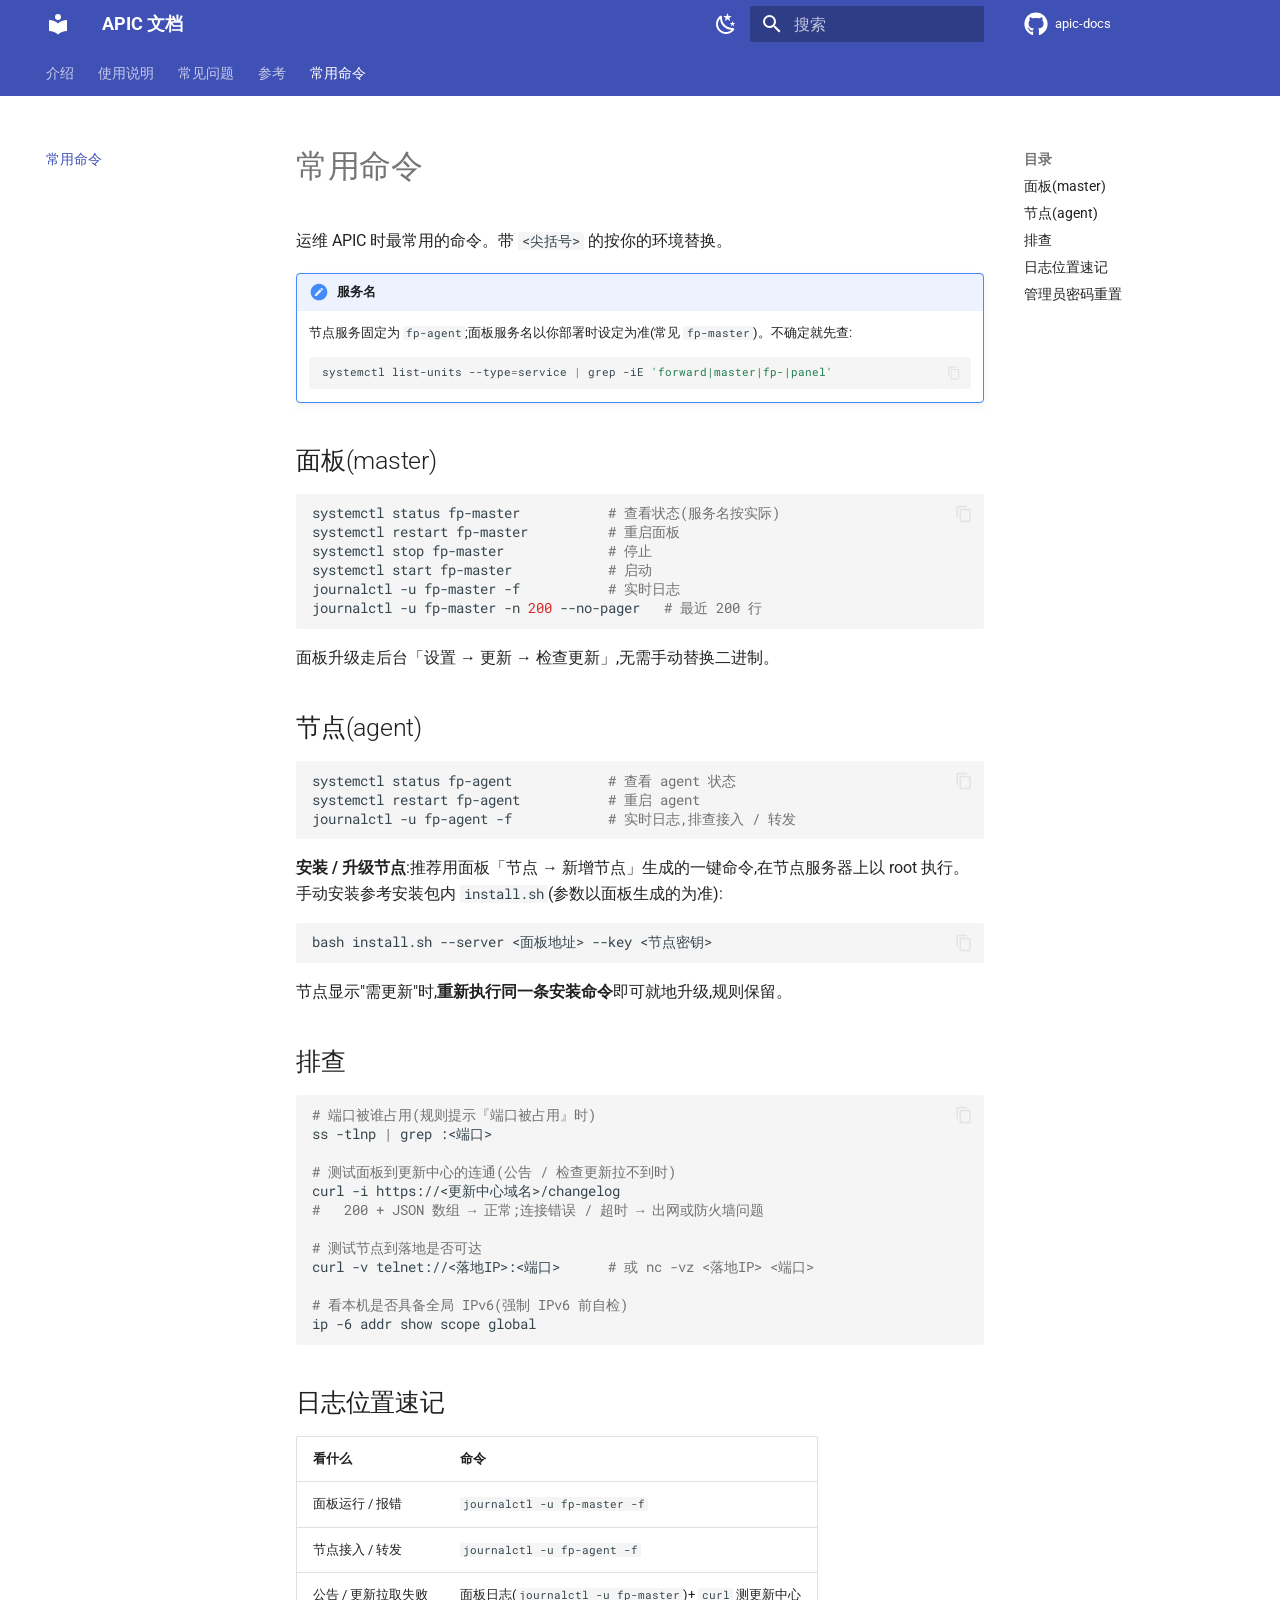
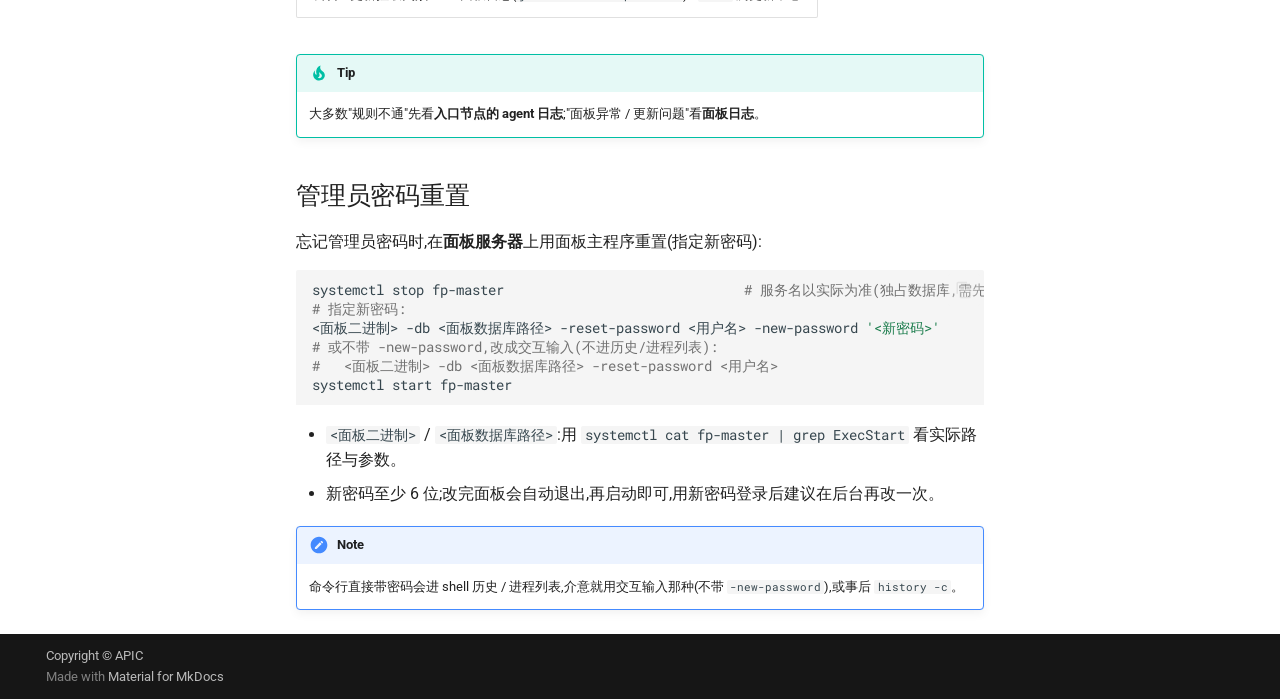
<file: commands/index.html>
<!doctype html>
<html lang="zh" class="no-js">
  <head>
    
      <meta charset="utf-8">
      <meta name="viewport" content="width=device-width,initial-scale=1">
      
        <meta name="description" content="APIC 中转 / CDN 面板 —— 安装、配置、运维与参考">
      
      
        <meta name="author" content="APIC">
      
      
        <link rel="canonical" href="https://docs.apic.gg/commands/">
      
      
        <link rel="prev" href="../reference/">
      
      
      
        
      
      
      <link rel="icon" href="../assets/images/favicon.png">
      <meta name="generator" content="mkdocs-1.6.1, mkdocs-material-9.7.6">
    
    
      
        <title>常用命令 - APIC 文档</title>
      
    
    
      <link rel="stylesheet" href="../assets/stylesheets/main.484c7ddc.min.css">
      
        
        <link rel="stylesheet" href="../assets/stylesheets/palette.ab4e12ef.min.css">
      
      


    
    
      
    
    
      
        
        
        <link rel="preconnect" href="https://fonts.gstatic.com" crossorigin>
        <link rel="stylesheet" href="https://fonts.googleapis.com/css?family=Roboto:300,300i,400,400i,700,700i%7CRoboto+Mono:400,400i,700,700i&display=fallback">
        <style>:root{--md-text-font:"Roboto";--md-code-font:"Roboto Mono"}</style>
      
    
    
      <link rel="stylesheet" href="../stylesheets/extra.css">
    
    <script>__md_scope=new URL("..",location),__md_hash=e=>[...e].reduce(((e,_)=>(e<<5)-e+_.charCodeAt(0)),0),__md_get=(e,_=localStorage,t=__md_scope)=>JSON.parse(_.getItem(t.pathname+"."+e)),__md_set=(e,_,t=localStorage,a=__md_scope)=>{try{t.setItem(a.pathname+"."+e,JSON.stringify(_))}catch(e){}}</script>
    
      

    
    
  </head>
  
  
    
    
      
    
    
    
    
    <body dir="ltr" data-md-color-scheme="default" data-md-color-primary="indigo" data-md-color-accent="indigo">
  
    
    <input class="md-toggle" data-md-toggle="drawer" type="checkbox" id="__drawer" autocomplete="off">
    <input class="md-toggle" data-md-toggle="search" type="checkbox" id="__search" autocomplete="off">
    <label class="md-overlay" for="__drawer"></label>
    <div data-md-component="skip">
      
        
        <a href="#常用命令" class="md-skip">
          跳转至
        </a>
      
    </div>
    <div data-md-component="announce">
      
    </div>
    
    
      

<header class="md-header" data-md-component="header">
  <nav class="md-header__inner md-grid" aria-label="页眉">
    <a href=".." title="APIC 文档" class="md-header__button md-logo" aria-label="APIC 文档" data-md-component="logo">
      
  
  <svg xmlns="http://www.w3.org/2000/svg" viewBox="0 0 24 24"><path d="M12 8a3 3 0 0 0 3-3 3 3 0 0 0-3-3 3 3 0 0 0-3 3 3 3 0 0 0 3 3m0 3.54C9.64 9.35 6.5 8 3 8v11c3.5 0 6.64 1.35 9 3.54 2.36-2.19 5.5-3.54 9-3.54V8c-3.5 0-6.64 1.35-9 3.54"/></svg>

    </a>
    <label class="md-header__button md-icon" for="__drawer">
      
      <svg xmlns="http://www.w3.org/2000/svg" viewBox="0 0 24 24"><path d="M3 6h18v2H3zm0 5h18v2H3zm0 5h18v2H3z"/></svg>
    </label>
    <div class="md-header__title" data-md-component="header-title">
      <div class="md-header__ellipsis">
        <div class="md-header__topic">
          <span class="md-ellipsis">
            APIC 文档
          </span>
        </div>
        <div class="md-header__topic" data-md-component="header-topic">
          <span class="md-ellipsis">
            
              常用命令
            
          </span>
        </div>
      </div>
    </div>
    
      
        <form class="md-header__option" data-md-component="palette">
  
    
    
    
    <input class="md-option" data-md-color-media="(prefers-color-scheme: light)" data-md-color-scheme="default" data-md-color-primary="indigo" data-md-color-accent="indigo"  aria-label="切换到深色"  type="radio" name="__palette" id="__palette_0">
    
      <label class="md-header__button md-icon" title="切换到深色" for="__palette_1" hidden>
        <svg xmlns="http://www.w3.org/2000/svg" viewBox="0 0 24 24"><path d="m17.75 4.09-2.53 1.94.91 3.06-2.63-1.81-2.63 1.81.91-3.06-2.53-1.94L12.44 4l1.06-3 1.06 3zm3.5 6.91-1.64 1.25.59 1.98-1.7-1.17-1.7 1.17.59-1.98L15.75 11l2.06-.05L18.5 9l.69 1.95zm-2.28 4.95c.83-.08 1.72 1.1 1.19 1.85-.32.45-.66.87-1.08 1.27C15.17 23 8.84 23 4.94 19.07c-3.91-3.9-3.91-10.24 0-14.14.4-.4.82-.76 1.27-1.08.75-.53 1.93.36 1.85 1.19-.27 2.86.69 5.83 2.89 8.02a9.96 9.96 0 0 0 8.02 2.89m-1.64 2.02a12.08 12.08 0 0 1-7.8-3.47c-2.17-2.19-3.33-5-3.49-7.82-2.81 3.14-2.7 7.96.31 10.98 3.02 3.01 7.84 3.12 10.98.31"/></svg>
      </label>
    
  
    
    
    
    <input class="md-option" data-md-color-media="(prefers-color-scheme: dark)" data-md-color-scheme="slate" data-md-color-primary="indigo" data-md-color-accent="indigo"  aria-label="切换到浅色"  type="radio" name="__palette" id="__palette_1">
    
      <label class="md-header__button md-icon" title="切换到浅色" for="__palette_0" hidden>
        <svg xmlns="http://www.w3.org/2000/svg" viewBox="0 0 24 24"><path d="M12 7a5 5 0 0 1 5 5 5 5 0 0 1-5 5 5 5 0 0 1-5-5 5 5 0 0 1 5-5m0 2a3 3 0 0 0-3 3 3 3 0 0 0 3 3 3 3 0 0 0 3-3 3 3 0 0 0-3-3m0-7 2.39 3.42C13.65 5.15 12.84 5 12 5s-1.65.15-2.39.42zM3.34 7l4.16-.35A7.2 7.2 0 0 0 5.94 8.5c-.44.74-.69 1.5-.83 2.29zm.02 10 1.76-3.77a7.131 7.131 0 0 0 2.38 4.14zM20.65 7l-1.77 3.79a7.02 7.02 0 0 0-2.38-4.15zm-.01 10-4.14.36c.59-.51 1.12-1.14 1.54-1.86.42-.73.69-1.5.83-2.29zM12 22l-2.41-3.44c.74.27 1.55.44 2.41.44.82 0 1.63-.17 2.37-.44z"/></svg>
      </label>
    
  
</form>
      
    
    
      <script>var palette=__md_get("__palette");if(palette&&palette.color){if("(prefers-color-scheme)"===palette.color.media){var media=matchMedia("(prefers-color-scheme: light)"),input=document.querySelector(media.matches?"[data-md-color-media='(prefers-color-scheme: light)']":"[data-md-color-media='(prefers-color-scheme: dark)']");palette.color.media=input.getAttribute("data-md-color-media"),palette.color.scheme=input.getAttribute("data-md-color-scheme"),palette.color.primary=input.getAttribute("data-md-color-primary"),palette.color.accent=input.getAttribute("data-md-color-accent")}for(var[key,value]of Object.entries(palette.color))document.body.setAttribute("data-md-color-"+key,value)}</script>
    
    
    
      
      
        <label class="md-header__button md-icon" for="__search">
          
          <svg xmlns="http://www.w3.org/2000/svg" viewBox="0 0 24 24"><path d="M9.5 3A6.5 6.5 0 0 1 16 9.5c0 1.61-.59 3.09-1.56 4.23l.27.27h.79l5 5-1.5 1.5-5-5v-.79l-.27-.27A6.52 6.52 0 0 1 9.5 16 6.5 6.5 0 0 1 3 9.5 6.5 6.5 0 0 1 9.5 3m0 2C7 5 5 7 5 9.5S7 14 9.5 14 14 12 14 9.5 12 5 9.5 5"/></svg>
        </label>
        <div class="md-search" data-md-component="search" role="dialog">
  <label class="md-search__overlay" for="__search"></label>
  <div class="md-search__inner" role="search">
    <form class="md-search__form" name="search">
      <input type="text" class="md-search__input" name="query" aria-label="搜索" placeholder="搜索" autocapitalize="off" autocorrect="off" autocomplete="off" spellcheck="false" data-md-component="search-query" required>
      <label class="md-search__icon md-icon" for="__search">
        
        <svg xmlns="http://www.w3.org/2000/svg" viewBox="0 0 24 24"><path d="M9.5 3A6.5 6.5 0 0 1 16 9.5c0 1.61-.59 3.09-1.56 4.23l.27.27h.79l5 5-1.5 1.5-5-5v-.79l-.27-.27A6.52 6.52 0 0 1 9.5 16 6.5 6.5 0 0 1 3 9.5 6.5 6.5 0 0 1 9.5 3m0 2C7 5 5 7 5 9.5S7 14 9.5 14 14 12 14 9.5 12 5 9.5 5"/></svg>
        
        <svg xmlns="http://www.w3.org/2000/svg" viewBox="0 0 24 24"><path d="M20 11v2H8l5.5 5.5-1.42 1.42L4.16 12l7.92-7.92L13.5 5.5 8 11z"/></svg>
      </label>
      <nav class="md-search__options" aria-label="查找">
        
        <button type="reset" class="md-search__icon md-icon" title="清空当前内容" aria-label="清空当前内容" tabindex="-1">
          
          <svg xmlns="http://www.w3.org/2000/svg" viewBox="0 0 24 24"><path d="M19 6.41 17.59 5 12 10.59 6.41 5 5 6.41 10.59 12 5 17.59 6.41 19 12 13.41 17.59 19 19 17.59 13.41 12z"/></svg>
        </button>
      </nav>
      
        <div class="md-search__suggest" data-md-component="search-suggest"></div>
      
    </form>
    <div class="md-search__output">
      <div class="md-search__scrollwrap" tabindex="0" data-md-scrollfix>
        <div class="md-search-result" data-md-component="search-result">
          <div class="md-search-result__meta">
            正在初始化搜索引擎
          </div>
          <ol class="md-search-result__list" role="presentation"></ol>
        </div>
      </div>
    </div>
  </div>
</div>
      
    
    
      <div class="md-header__source">
        <a href="https://github.com/cenbaixi/apic-docs" title="前往仓库" class="md-source" data-md-component="source">
  <div class="md-source__icon md-icon">
    
    <svg xmlns="http://www.w3.org/2000/svg" viewBox="0 0 512 512"><!--! Font Awesome Free 7.1.0 by @fontawesome - https://fontawesome.com License - https://fontawesome.com/license/free (Icons: CC BY 4.0, Fonts: SIL OFL 1.1, Code: MIT License) Copyright 2025 Fonticons, Inc.--><path d="M173.9 397.4c0 2-2.3 3.6-5.2 3.6-3.3.3-5.6-1.3-5.6-3.6 0-2 2.3-3.6 5.2-3.6 3-.3 5.6 1.3 5.6 3.6m-31.1-4.5c-.7 2 1.3 4.3 4.3 4.9 2.6 1 5.6 0 6.2-2s-1.3-4.3-4.3-5.2c-2.6-.7-5.5.3-6.2 2.3m44.2-1.7c-2.9.7-4.9 2.6-4.6 4.9.3 2 2.9 3.3 5.9 2.6 2.9-.7 4.9-2.6 4.6-4.6-.3-1.9-3-3.2-5.9-2.9M252.8 8C114.1 8 8 113.3 8 252c0 110.9 69.8 205.8 169.5 239.2 12.8 2.3 17.3-5.6 17.3-12.1 0-6.2-.3-40.4-.3-61.4 0 0-70 15-84.7-29.8 0 0-11.4-29.1-27.8-36.6 0 0-22.9-15.7 1.6-15.4 0 0 24.9 2 38.6 25.8 21.9 38.6 58.6 27.5 72.9 20.9 2.3-16 8.8-27.1 16-33.7-55.9-6.2-112.3-14.3-112.3-110.5 0-27.5 7.6-41.3 23.6-58.9-2.6-6.5-11.1-33.3 2.6-67.9 20.9-6.5 69 27 69 27 20-5.6 41.5-8.5 62.8-8.5s42.8 2.9 62.8 8.5c0 0 48.1-33.6 69-27 13.7 34.7 5.2 61.4 2.6 67.9 16 17.7 25.8 31.5 25.8 58.9 0 96.5-58.9 104.2-114.8 110.5 9.2 7.9 17 22.9 17 46.4 0 33.7-.3 75.4-.3 83.6 0 6.5 4.6 14.4 17.3 12.1C436.2 457.8 504 362.9 504 252 504 113.3 391.5 8 252.8 8M105.2 352.9c-1.3 1-1 3.3.7 5.2 1.6 1.6 3.9 2.3 5.2 1 1.3-1 1-3.3-.7-5.2-1.6-1.6-3.9-2.3-5.2-1m-10.8-8.1c-.7 1.3.3 2.9 2.3 3.9 1.6 1 3.6.7 4.3-.7.7-1.3-.3-2.9-2.3-3.9-2-.6-3.6-.3-4.3.7m32.4 35.6c-1.6 1.3-1 4.3 1.3 6.2 2.3 2.3 5.2 2.6 6.5 1 1.3-1.3.7-4.3-1.3-6.2-2.2-2.3-5.2-2.6-6.5-1m-11.4-14.7c-1.6 1-1.6 3.6 0 5.9s4.3 3.3 5.6 2.3c1.6-1.3 1.6-3.9 0-6.2-1.4-2.3-4-3.3-5.6-2"/></svg>
  </div>
  <div class="md-source__repository">
    apic-docs
  </div>
</a>
      </div>
    
  </nav>
  
</header>
    
    <div class="md-container" data-md-component="container">
      
      
        
          
            
<nav class="md-tabs" aria-label="标签" data-md-component="tabs">
  <div class="md-grid">
    <ul class="md-tabs__list">
      
        
  
  
  
  
    <li class="md-tabs__item">
      <a href=".." class="md-tabs__link">
        
  
  
    
  
  介绍

      </a>
    </li>
  

      
        
  
  
  
  
    
    
      <li class="md-tabs__item">
        <a href="../guide/install/" class="md-tabs__link">
          
  
  
    
  
  使用说明

        </a>
      </li>
    
  

      
        
  
  
  
  
    <li class="md-tabs__item">
      <a href="../faq/" class="md-tabs__link">
        
  
  
    
  
  常见问题

      </a>
    </li>
  

      
        
  
  
  
  
    <li class="md-tabs__item">
      <a href="../reference/" class="md-tabs__link">
        
  
  
    
  
  参考

      </a>
    </li>
  

      
        
  
  
  
    
  
  
    <li class="md-tabs__item md-tabs__item--active">
      <a href="./" class="md-tabs__link">
        
  
  
    
  
  常用命令

      </a>
    </li>
  

      
    </ul>
  </div>
</nav>
          
        
      
      <main class="md-main" data-md-component="main">
        <div class="md-main__inner md-grid">
          
            
              
              <div class="md-sidebar md-sidebar--primary" data-md-component="sidebar" data-md-type="navigation" >
                <div class="md-sidebar__scrollwrap">
                  <div class="md-sidebar__inner">
                    


  


<nav class="md-nav md-nav--primary md-nav--lifted" aria-label="导航栏" data-md-level="0">
  <label class="md-nav__title" for="__drawer">
    <a href=".." title="APIC 文档" class="md-nav__button md-logo" aria-label="APIC 文档" data-md-component="logo">
      
  
  <svg xmlns="http://www.w3.org/2000/svg" viewBox="0 0 24 24"><path d="M12 8a3 3 0 0 0 3-3 3 3 0 0 0-3-3 3 3 0 0 0-3 3 3 3 0 0 0 3 3m0 3.54C9.64 9.35 6.5 8 3 8v11c3.5 0 6.64 1.35 9 3.54 2.36-2.19 5.5-3.54 9-3.54V8c-3.5 0-6.64 1.35-9 3.54"/></svg>

    </a>
    APIC 文档
  </label>
  
    <div class="md-nav__source">
      <a href="https://github.com/cenbaixi/apic-docs" title="前往仓库" class="md-source" data-md-component="source">
  <div class="md-source__icon md-icon">
    
    <svg xmlns="http://www.w3.org/2000/svg" viewBox="0 0 512 512"><!--! Font Awesome Free 7.1.0 by @fontawesome - https://fontawesome.com License - https://fontawesome.com/license/free (Icons: CC BY 4.0, Fonts: SIL OFL 1.1, Code: MIT License) Copyright 2025 Fonticons, Inc.--><path d="M173.9 397.4c0 2-2.3 3.6-5.2 3.6-3.3.3-5.6-1.3-5.6-3.6 0-2 2.3-3.6 5.2-3.6 3-.3 5.6 1.3 5.6 3.6m-31.1-4.5c-.7 2 1.3 4.3 4.3 4.9 2.6 1 5.6 0 6.2-2s-1.3-4.3-4.3-5.2c-2.6-.7-5.5.3-6.2 2.3m44.2-1.7c-2.9.7-4.9 2.6-4.6 4.9.3 2 2.9 3.3 5.9 2.6 2.9-.7 4.9-2.6 4.6-4.6-.3-1.9-3-3.2-5.9-2.9M252.8 8C114.1 8 8 113.3 8 252c0 110.9 69.8 205.8 169.5 239.2 12.8 2.3 17.3-5.6 17.3-12.1 0-6.2-.3-40.4-.3-61.4 0 0-70 15-84.7-29.8 0 0-11.4-29.1-27.8-36.6 0 0-22.9-15.7 1.6-15.4 0 0 24.9 2 38.6 25.8 21.9 38.6 58.6 27.5 72.9 20.9 2.3-16 8.8-27.1 16-33.7-55.9-6.2-112.3-14.3-112.3-110.5 0-27.5 7.6-41.3 23.6-58.9-2.6-6.5-11.1-33.3 2.6-67.9 20.9-6.5 69 27 69 27 20-5.6 41.5-8.5 62.8-8.5s42.8 2.9 62.8 8.5c0 0 48.1-33.6 69-27 13.7 34.7 5.2 61.4 2.6 67.9 16 17.7 25.8 31.5 25.8 58.9 0 96.5-58.9 104.2-114.8 110.5 9.2 7.9 17 22.9 17 46.4 0 33.7-.3 75.4-.3 83.6 0 6.5 4.6 14.4 17.3 12.1C436.2 457.8 504 362.9 504 252 504 113.3 391.5 8 252.8 8M105.2 352.9c-1.3 1-1 3.3.7 5.2 1.6 1.6 3.9 2.3 5.2 1 1.3-1 1-3.3-.7-5.2-1.6-1.6-3.9-2.3-5.2-1m-10.8-8.1c-.7 1.3.3 2.9 2.3 3.9 1.6 1 3.6.7 4.3-.7.7-1.3-.3-2.9-2.3-3.9-2-.6-3.6-.3-4.3.7m32.4 35.6c-1.6 1.3-1 4.3 1.3 6.2 2.3 2.3 5.2 2.6 6.5 1 1.3-1.3.7-4.3-1.3-6.2-2.2-2.3-5.2-2.6-6.5-1m-11.4-14.7c-1.6 1-1.6 3.6 0 5.9s4.3 3.3 5.6 2.3c1.6-1.3 1.6-3.9 0-6.2-1.4-2.3-4-3.3-5.6-2"/></svg>
  </div>
  <div class="md-source__repository">
    apic-docs
  </div>
</a>
    </div>
  
  <ul class="md-nav__list" data-md-scrollfix>
    
      
      
  
  
  
  
    <li class="md-nav__item">
      <a href=".." class="md-nav__link">
        
  
  
  <span class="md-ellipsis">
    
  
    介绍
  

    
  </span>
  
  

      </a>
    </li>
  

    
      
      
  
  
  
  
    
    
      
        
      
        
      
        
      
        
      
        
      
        
      
        
      
    
    
    
      
      
        
      
    
    
    <li class="md-nav__item md-nav__item--nested">
      
        
        
        <input class="md-nav__toggle md-toggle " type="checkbox" id="__nav_2" >
        
          
          <label class="md-nav__link" for="__nav_2" id="__nav_2_label" tabindex="0">
            
  
  
  <span class="md-ellipsis">
    
  
    使用说明
  

    
  </span>
  
  

            <span class="md-nav__icon md-icon"></span>
          </label>
        
        <nav class="md-nav" data-md-level="1" aria-labelledby="__nav_2_label" aria-expanded="false">
          <label class="md-nav__title" for="__nav_2">
            <span class="md-nav__icon md-icon"></span>
            
  
    使用说明
  

          </label>
          <ul class="md-nav__list" data-md-scrollfix>
            
              
                
  
  
  
  
    <li class="md-nav__item">
      <a href="../guide/install/" class="md-nav__link">
        
  
  
  <span class="md-ellipsis">
    
  
    安装部署
  

    
  </span>
  
  

      </a>
    </li>
  

              
            
              
                
  
  
  
  
    <li class="md-nav__item">
      <a href="../guide/usage/" class="md-nav__link">
        
  
  
  <span class="md-ellipsis">
    
  
    线路 · 节点 · 规则
  

    
  </span>
  
  

      </a>
    </li>
  

              
            
              
                
  
  
  
  
    <li class="md-nav__item">
      <a href="../guide/protocols/" class="md-nav__link">
        
  
  
  <span class="md-ellipsis">
    
  
    协议说明
  

    
  </span>
  
  

      </a>
    </li>
  

              
            
              
                
  
  
  
  
    <li class="md-nav__item">
      <a href="../guide/advanced/" class="md-nav__link">
        
  
  
  <span class="md-ellipsis">
    
  
    参数说明
  

    
  </span>
  
  

      </a>
    </li>
  

              
            
              
                
  
  
  
  
    <li class="md-nav__item">
      <a href="../guide/features/" class="md-nav__link">
        
  
  
  <span class="md-ellipsis">
    
  
    功能说明
  

    
  </span>
  
  

      </a>
    </li>
  

              
            
              
                
  
  
  
  
    <li class="md-nav__item">
      <a href="../guide/fields/" class="md-nav__link">
        
  
  
  <span class="md-ellipsis">
    
  
    高级编辑逐项
  

    
  </span>
  
  

      </a>
    </li>
  

              
            
              
                
  
  
  
  
    <li class="md-nav__item">
      <a href="../guide/update/" class="md-nav__link">
        
  
  
  <span class="md-ellipsis">
    
  
    更新升级
  

    
  </span>
  
  

      </a>
    </li>
  

              
            
          </ul>
        </nav>
      
    </li>
  

    
      
      
  
  
  
  
    <li class="md-nav__item">
      <a href="../faq/" class="md-nav__link">
        
  
  
  <span class="md-ellipsis">
    
  
    常见问题
  

    
  </span>
  
  

      </a>
    </li>
  

    
      
      
  
  
  
  
    <li class="md-nav__item">
      <a href="../reference/" class="md-nav__link">
        
  
  
  <span class="md-ellipsis">
    
  
    参考
  

    
  </span>
  
  

      </a>
    </li>
  

    
      
      
  
  
    
  
  
  
    <li class="md-nav__item md-nav__item--active">
      
      <input class="md-nav__toggle md-toggle" type="checkbox" id="__toc">
      
      
        
      
      
        <label class="md-nav__link md-nav__link--active" for="__toc">
          
  
  
  <span class="md-ellipsis">
    
  
    常用命令
  

    
  </span>
  
  

          <span class="md-nav__icon md-icon"></span>
        </label>
      
      <a href="./" class="md-nav__link md-nav__link--active">
        
  
  
  <span class="md-ellipsis">
    
  
    常用命令
  

    
  </span>
  
  

      </a>
      
        

<nav class="md-nav md-nav--secondary" aria-label="目录">
  
  
  
    
  
  
    <label class="md-nav__title" for="__toc">
      <span class="md-nav__icon md-icon"></span>
      目录
    </label>
    <ul class="md-nav__list" data-md-component="toc" data-md-scrollfix>
      
        <li class="md-nav__item">
  <a href="#面板master" class="md-nav__link">
    <span class="md-ellipsis">
      
        面板(master)
      
    </span>
  </a>
  
</li>
      
        <li class="md-nav__item">
  <a href="#节点agent" class="md-nav__link">
    <span class="md-ellipsis">
      
        节点(agent)
      
    </span>
  </a>
  
</li>
      
        <li class="md-nav__item">
  <a href="#排查" class="md-nav__link">
    <span class="md-ellipsis">
      
        排查
      
    </span>
  </a>
  
</li>
      
        <li class="md-nav__item">
  <a href="#日志位置速记" class="md-nav__link">
    <span class="md-ellipsis">
      
        日志位置速记
      
    </span>
  </a>
  
</li>
      
        <li class="md-nav__item">
  <a href="#管理员密码重置" class="md-nav__link">
    <span class="md-ellipsis">
      
        管理员密码重置
      
    </span>
  </a>
  
</li>
      
    </ul>
  
</nav>
      
    </li>
  

    
  </ul>
</nav>
                  </div>
                </div>
              </div>
            
            
              
              <div class="md-sidebar md-sidebar--secondary" data-md-component="sidebar" data-md-type="toc" >
                <div class="md-sidebar__scrollwrap">
                  <div class="md-sidebar__inner">
                    

<nav class="md-nav md-nav--secondary" aria-label="目录">
  
  
  
    
  
  
    <label class="md-nav__title" for="__toc">
      <span class="md-nav__icon md-icon"></span>
      目录
    </label>
    <ul class="md-nav__list" data-md-component="toc" data-md-scrollfix>
      
        <li class="md-nav__item">
  <a href="#面板master" class="md-nav__link">
    <span class="md-ellipsis">
      
        面板(master)
      
    </span>
  </a>
  
</li>
      
        <li class="md-nav__item">
  <a href="#节点agent" class="md-nav__link">
    <span class="md-ellipsis">
      
        节点(agent)
      
    </span>
  </a>
  
</li>
      
        <li class="md-nav__item">
  <a href="#排查" class="md-nav__link">
    <span class="md-ellipsis">
      
        排查
      
    </span>
  </a>
  
</li>
      
        <li class="md-nav__item">
  <a href="#日志位置速记" class="md-nav__link">
    <span class="md-ellipsis">
      
        日志位置速记
      
    </span>
  </a>
  
</li>
      
        <li class="md-nav__item">
  <a href="#管理员密码重置" class="md-nav__link">
    <span class="md-ellipsis">
      
        管理员密码重置
      
    </span>
  </a>
  
</li>
      
    </ul>
  
</nav>
                  </div>
                </div>
              </div>
            
          
          
            <div class="md-content" data-md-component="content">
              
              <article class="md-content__inner md-typeset">
                
                  


  
  


<h1 id="常用命令">常用命令<a class="headerlink" href="#常用命令" title="Permanent link">&para;</a></h1>
<p>运维 APIC 时最常用的命令。带 <code>&lt;尖括号&gt;</code> 的按你的环境替换。</p>
<div class="admonition note">
<p class="admonition-title">服务名</p>
<p>节点服务固定为 <code>fp-agent</code>;面板服务名以你部署时设定为准(常见 <code>fp-master</code>)。不确定就先查:</p>
<div class="highlight"><pre><span></span><code><a id="__codelineno-0-1" name="__codelineno-0-1" href="#__codelineno-0-1"></a>systemctl<span class="w"> </span>list-units<span class="w"> </span>--type<span class="o">=</span>service<span class="w"> </span><span class="p">|</span><span class="w"> </span>grep<span class="w"> </span>-iE<span class="w"> </span><span class="s1">&#39;forward|master|fp-|panel&#39;</span>
</code></pre></div>
</div>
<h2 id="面板master">面板(master)<a class="headerlink" href="#面板master" title="Permanent link">&para;</a></h2>
<div class="highlight"><pre><span></span><code><a id="__codelineno-1-1" name="__codelineno-1-1" href="#__codelineno-1-1"></a>systemctl<span class="w"> </span>status<span class="w"> </span>fp-master<span class="w">           </span><span class="c1"># 查看状态(服务名按实际)</span>
<a id="__codelineno-1-2" name="__codelineno-1-2" href="#__codelineno-1-2"></a>systemctl<span class="w"> </span>restart<span class="w"> </span>fp-master<span class="w">          </span><span class="c1"># 重启面板</span>
<a id="__codelineno-1-3" name="__codelineno-1-3" href="#__codelineno-1-3"></a>systemctl<span class="w"> </span>stop<span class="w"> </span>fp-master<span class="w">             </span><span class="c1"># 停止</span>
<a id="__codelineno-1-4" name="__codelineno-1-4" href="#__codelineno-1-4"></a>systemctl<span class="w"> </span>start<span class="w"> </span>fp-master<span class="w">            </span><span class="c1"># 启动</span>
<a id="__codelineno-1-5" name="__codelineno-1-5" href="#__codelineno-1-5"></a>journalctl<span class="w"> </span>-u<span class="w"> </span>fp-master<span class="w"> </span>-f<span class="w">           </span><span class="c1"># 实时日志</span>
<a id="__codelineno-1-6" name="__codelineno-1-6" href="#__codelineno-1-6"></a>journalctl<span class="w"> </span>-u<span class="w"> </span>fp-master<span class="w"> </span>-n<span class="w"> </span><span class="m">200</span><span class="w"> </span>--no-pager<span class="w">   </span><span class="c1"># 最近 200 行</span>
</code></pre></div>
<p>面板升级走后台「设置 → 更新 → 检查更新」,无需手动替换二进制。</p>
<h2 id="节点agent">节点(agent)<a class="headerlink" href="#节点agent" title="Permanent link">&para;</a></h2>
<div class="highlight"><pre><span></span><code><a id="__codelineno-2-1" name="__codelineno-2-1" href="#__codelineno-2-1"></a>systemctl<span class="w"> </span>status<span class="w"> </span>fp-agent<span class="w">            </span><span class="c1"># 查看 agent 状态</span>
<a id="__codelineno-2-2" name="__codelineno-2-2" href="#__codelineno-2-2"></a>systemctl<span class="w"> </span>restart<span class="w"> </span>fp-agent<span class="w">           </span><span class="c1"># 重启 agent</span>
<a id="__codelineno-2-3" name="__codelineno-2-3" href="#__codelineno-2-3"></a>journalctl<span class="w"> </span>-u<span class="w"> </span>fp-agent<span class="w"> </span>-f<span class="w">            </span><span class="c1"># 实时日志,排查接入 / 转发</span>
</code></pre></div>
<p><strong>安装 / 升级节点</strong>:推荐用面板「节点 → 新增节点」生成的一键命令,在节点服务器上以 root 执行。手动安装参考安装包内 <code>install.sh</code>(参数以面板生成的为准):</p>
<div class="highlight"><pre><span></span><code><a id="__codelineno-3-1" name="__codelineno-3-1" href="#__codelineno-3-1"></a>bash<span class="w"> </span>install.sh<span class="w"> </span>--server<span class="w"> </span>&lt;面板地址&gt;<span class="w"> </span>--key<span class="w"> </span>&lt;节点密钥&gt;
</code></pre></div>
<p>节点显示"需更新"时,<strong>重新执行同一条安装命令</strong>即可就地升级,规则保留。</p>
<h2 id="排查">排查<a class="headerlink" href="#排查" title="Permanent link">&para;</a></h2>
<div class="highlight"><pre><span></span><code><a id="__codelineno-4-1" name="__codelineno-4-1" href="#__codelineno-4-1"></a><span class="c1"># 端口被谁占用(规则提示『端口被占用』时)</span>
<a id="__codelineno-4-2" name="__codelineno-4-2" href="#__codelineno-4-2"></a>ss<span class="w"> </span>-tlnp<span class="w"> </span><span class="p">|</span><span class="w"> </span>grep<span class="w"> </span>:&lt;端口&gt;
<a id="__codelineno-4-3" name="__codelineno-4-3" href="#__codelineno-4-3"></a>
<a id="__codelineno-4-4" name="__codelineno-4-4" href="#__codelineno-4-4"></a><span class="c1"># 测试面板到更新中心的连通(公告 / 检查更新拉不到时)</span>
<a id="__codelineno-4-5" name="__codelineno-4-5" href="#__codelineno-4-5"></a>curl<span class="w"> </span>-i<span class="w"> </span>https://&lt;更新中心域名&gt;/changelog
<a id="__codelineno-4-6" name="__codelineno-4-6" href="#__codelineno-4-6"></a><span class="c1">#   200 + JSON 数组 → 正常;连接错误 / 超时 → 出网或防火墙问题</span>
<a id="__codelineno-4-7" name="__codelineno-4-7" href="#__codelineno-4-7"></a>
<a id="__codelineno-4-8" name="__codelineno-4-8" href="#__codelineno-4-8"></a><span class="c1"># 测试节点到落地是否可达</span>
<a id="__codelineno-4-9" name="__codelineno-4-9" href="#__codelineno-4-9"></a>curl<span class="w"> </span>-v<span class="w"> </span>telnet://&lt;落地IP&gt;:&lt;端口&gt;<span class="w">      </span><span class="c1"># 或 nc -vz &lt;落地IP&gt; &lt;端口&gt;</span>
<a id="__codelineno-4-10" name="__codelineno-4-10" href="#__codelineno-4-10"></a>
<a id="__codelineno-4-11" name="__codelineno-4-11" href="#__codelineno-4-11"></a><span class="c1"># 看本机是否具备全局 IPv6(强制 IPv6 前自检)</span>
<a id="__codelineno-4-12" name="__codelineno-4-12" href="#__codelineno-4-12"></a>ip<span class="w"> </span>-6<span class="w"> </span>addr<span class="w"> </span>show<span class="w"> </span>scope<span class="w"> </span>global
</code></pre></div>
<h2 id="日志位置速记">日志位置速记<a class="headerlink" href="#日志位置速记" title="Permanent link">&para;</a></h2>
<table>
<thead>
<tr>
<th>看什么</th>
<th>命令</th>
</tr>
</thead>
<tbody>
<tr>
<td>面板运行 / 报错</td>
<td><code>journalctl -u fp-master -f</code></td>
</tr>
<tr>
<td>节点接入 / 转发</td>
<td><code>journalctl -u fp-agent -f</code></td>
</tr>
<tr>
<td>公告 / 更新拉取失败</td>
<td>面板日志(<code>journalctl -u fp-master</code>)+ <code>curl</code> 测更新中心</td>
</tr>
</tbody>
</table>
<div class="admonition tip">
<p class="admonition-title">Tip</p>
<p>大多数"规则不通"先看<strong>入口节点的 agent 日志</strong>;"面板异常 / 更新问题"看<strong>面板日志</strong>。</p>
</div>
<h2 id="管理员密码重置">管理员密码重置<a class="headerlink" href="#管理员密码重置" title="Permanent link">&para;</a></h2>
<p>忘记管理员密码时,在<strong>面板服务器</strong>上用面板主程序重置(指定新密码):</p>
<div class="highlight"><pre><span></span><code><a id="__codelineno-5-1" name="__codelineno-5-1" href="#__codelineno-5-1"></a>systemctl<span class="w"> </span>stop<span class="w"> </span>fp-master<span class="w">                              </span><span class="c1"># 服务名以实际为准(独占数据库,需先停)</span>
<a id="__codelineno-5-2" name="__codelineno-5-2" href="#__codelineno-5-2"></a><span class="c1"># 指定新密码:</span>
<a id="__codelineno-5-3" name="__codelineno-5-3" href="#__codelineno-5-3"></a>&lt;面板二进制&gt;<span class="w"> </span>-db<span class="w"> </span>&lt;面板数据库路径&gt;<span class="w"> </span>-reset-password<span class="w"> </span>&lt;用户名&gt;<span class="w"> </span>-new-password<span class="w"> </span><span class="s1">&#39;&lt;新密码&gt;&#39;</span>
<a id="__codelineno-5-4" name="__codelineno-5-4" href="#__codelineno-5-4"></a><span class="c1"># 或不带 -new-password,改成交互输入(不进历史/进程列表):</span>
<a id="__codelineno-5-5" name="__codelineno-5-5" href="#__codelineno-5-5"></a><span class="c1">#   &lt;面板二进制&gt; -db &lt;面板数据库路径&gt; -reset-password &lt;用户名&gt;</span>
<a id="__codelineno-5-6" name="__codelineno-5-6" href="#__codelineno-5-6"></a>systemctl<span class="w"> </span>start<span class="w"> </span>fp-master
</code></pre></div>
<ul>
<li><code>&lt;面板二进制&gt;</code> / <code>&lt;面板数据库路径&gt;</code>:用 <code>systemctl cat fp-master | grep ExecStart</code> 看实际路径与参数。</li>
<li>新密码至少 6 位;改完面板会自动退出,再启动即可,用新密码登录后建议在后台再改一次。</li>
</ul>
<div class="admonition note">
<p class="admonition-title">Note</p>
<p>命令行直接带密码会进 shell 历史 / 进程列表,介意就用交互输入那种(不带 <code>-new-password</code>),或事后 <code>history -c</code>。</p>
</div>












                
              </article>
            </div>
          
          
<script>var target=document.getElementById(location.hash.slice(1));target&&target.name&&(target.checked=target.name.startsWith("__tabbed_"))</script>
        </div>
        
          <button type="button" class="md-top md-icon" data-md-component="top" hidden>
  
  <svg xmlns="http://www.w3.org/2000/svg" viewBox="0 0 24 24"><path d="M13 20h-2V8l-5.5 5.5-1.42-1.42L12 4.16l7.92 7.92-1.42 1.42L13 8z"/></svg>
  回到页面顶部
</button>
        
      </main>
      
        <footer class="md-footer">
  
  <div class="md-footer-meta md-typeset">
    <div class="md-footer-meta__inner md-grid">
      <div class="md-copyright">
  
    <div class="md-copyright__highlight">
      Copyright &copy; APIC
    </div>
  
  
    Made with
    <a href="https://squidfunk.github.io/mkdocs-material/" target="_blank" rel="noopener">
      Material for MkDocs
    </a>
  
</div>
      
    </div>
  </div>
</footer>
      
    </div>
    <div class="md-dialog" data-md-component="dialog">
      <div class="md-dialog__inner md-typeset"></div>
    </div>
    
    
    
      
      
      <script id="__config" type="application/json">{"annotate": null, "base": "..", "features": ["navigation.tabs", "navigation.sections", "navigation.top", "navigation.tracking", "navigation.indexes", "toc.follow", "search.suggest", "search.highlight", "content.code.copy", "content.code.annotate"], "search": "../assets/javascripts/workers/search.2c215733.min.js", "tags": null, "translations": {"clipboard.copied": "\u5df2\u590d\u5236", "clipboard.copy": "\u590d\u5236", "search.result.more.one": "\u5728\u8be5\u9875\u4e0a\u8fd8\u6709 1 \u4e2a\u7b26\u5408\u6761\u4ef6\u7684\u7ed3\u679c", "search.result.more.other": "\u5728\u8be5\u9875\u4e0a\u8fd8\u6709 # \u4e2a\u7b26\u5408\u6761\u4ef6\u7684\u7ed3\u679c", "search.result.none": "\u6ca1\u6709\u627e\u5230\u7b26\u5408\u6761\u4ef6\u7684\u7ed3\u679c", "search.result.one": "\u627e\u5230 1 \u4e2a\u7b26\u5408\u6761\u4ef6\u7684\u7ed3\u679c", "search.result.other": "# \u4e2a\u7b26\u5408\u6761\u4ef6\u7684\u7ed3\u679c", "search.result.placeholder": "\u952e\u5165\u4ee5\u5f00\u59cb\u641c\u7d22", "search.result.term.missing": "\u7f3a\u5c11", "select.version": "\u9009\u62e9\u5f53\u524d\u7248\u672c"}, "version": null}</script>
    
    
      <script src="../assets/javascripts/bundle.79ae519e.min.js"></script>
      
    
  </body>
</html>
</file>
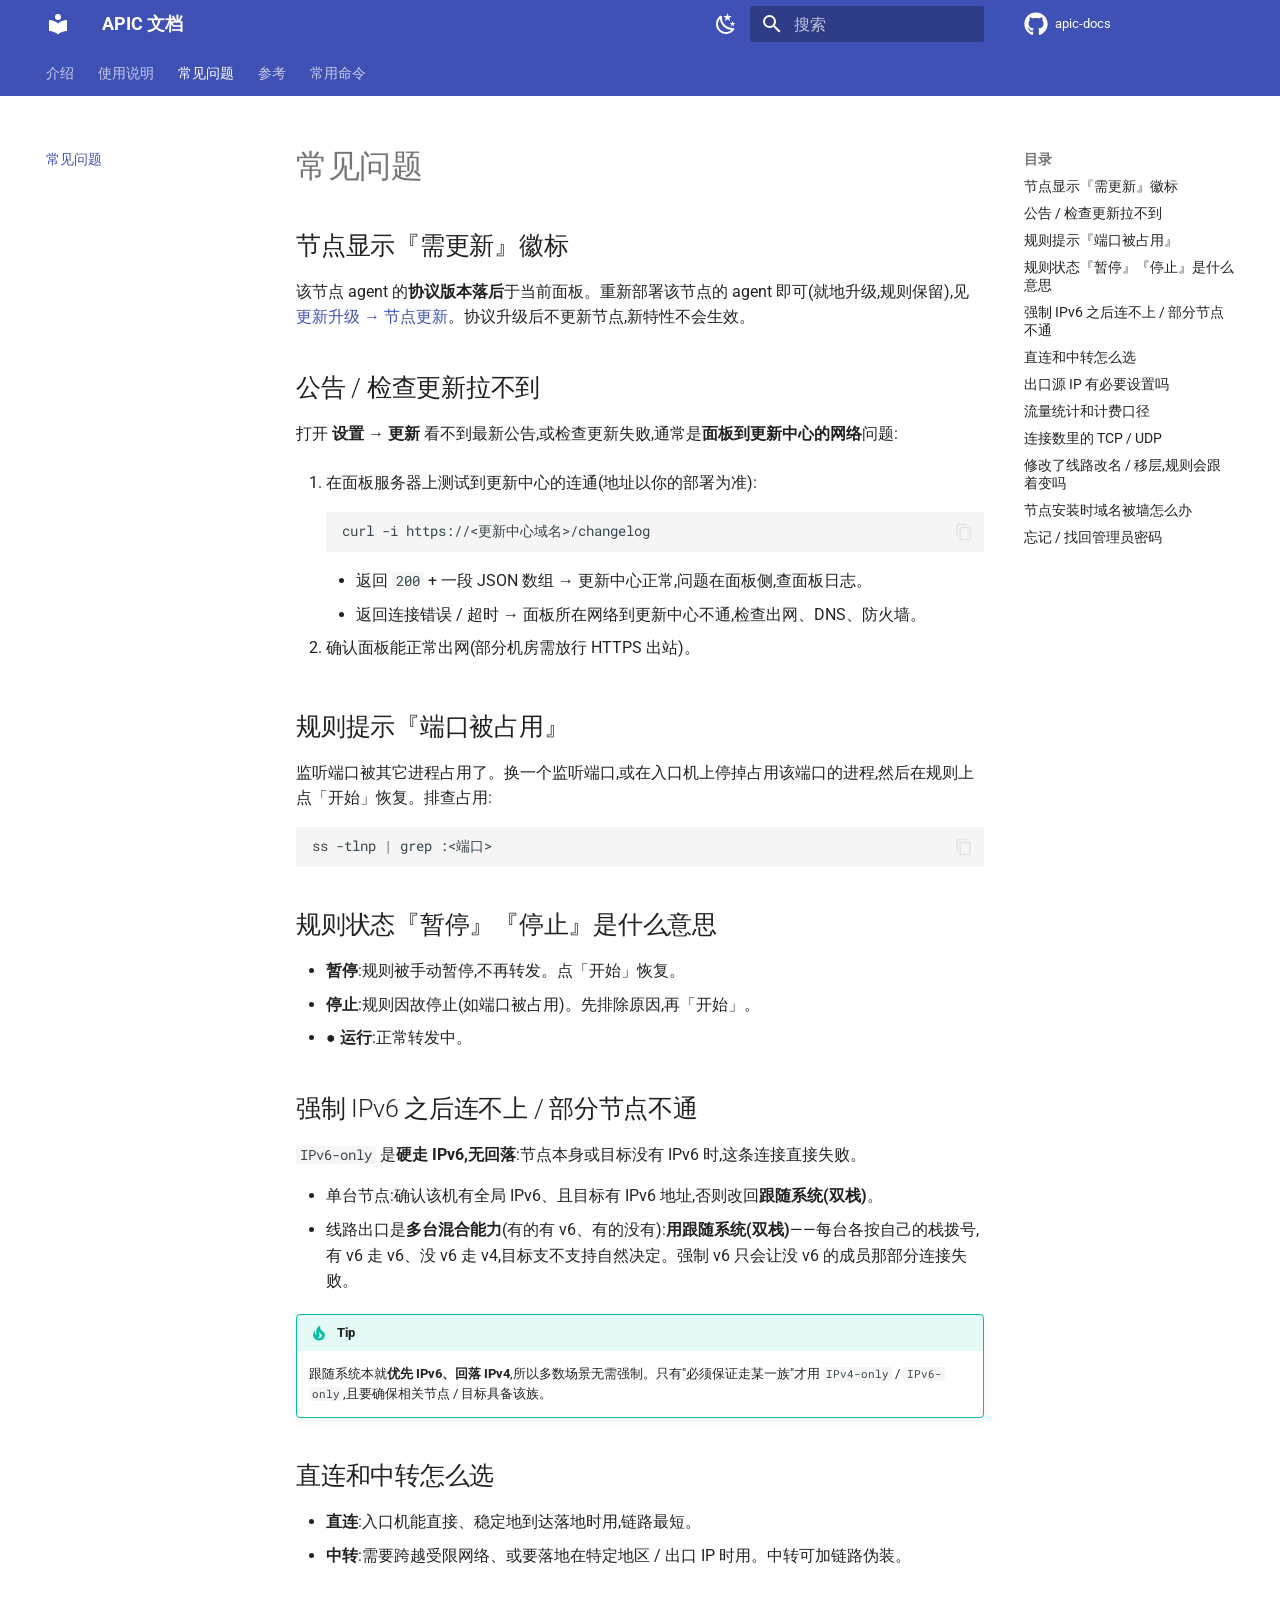
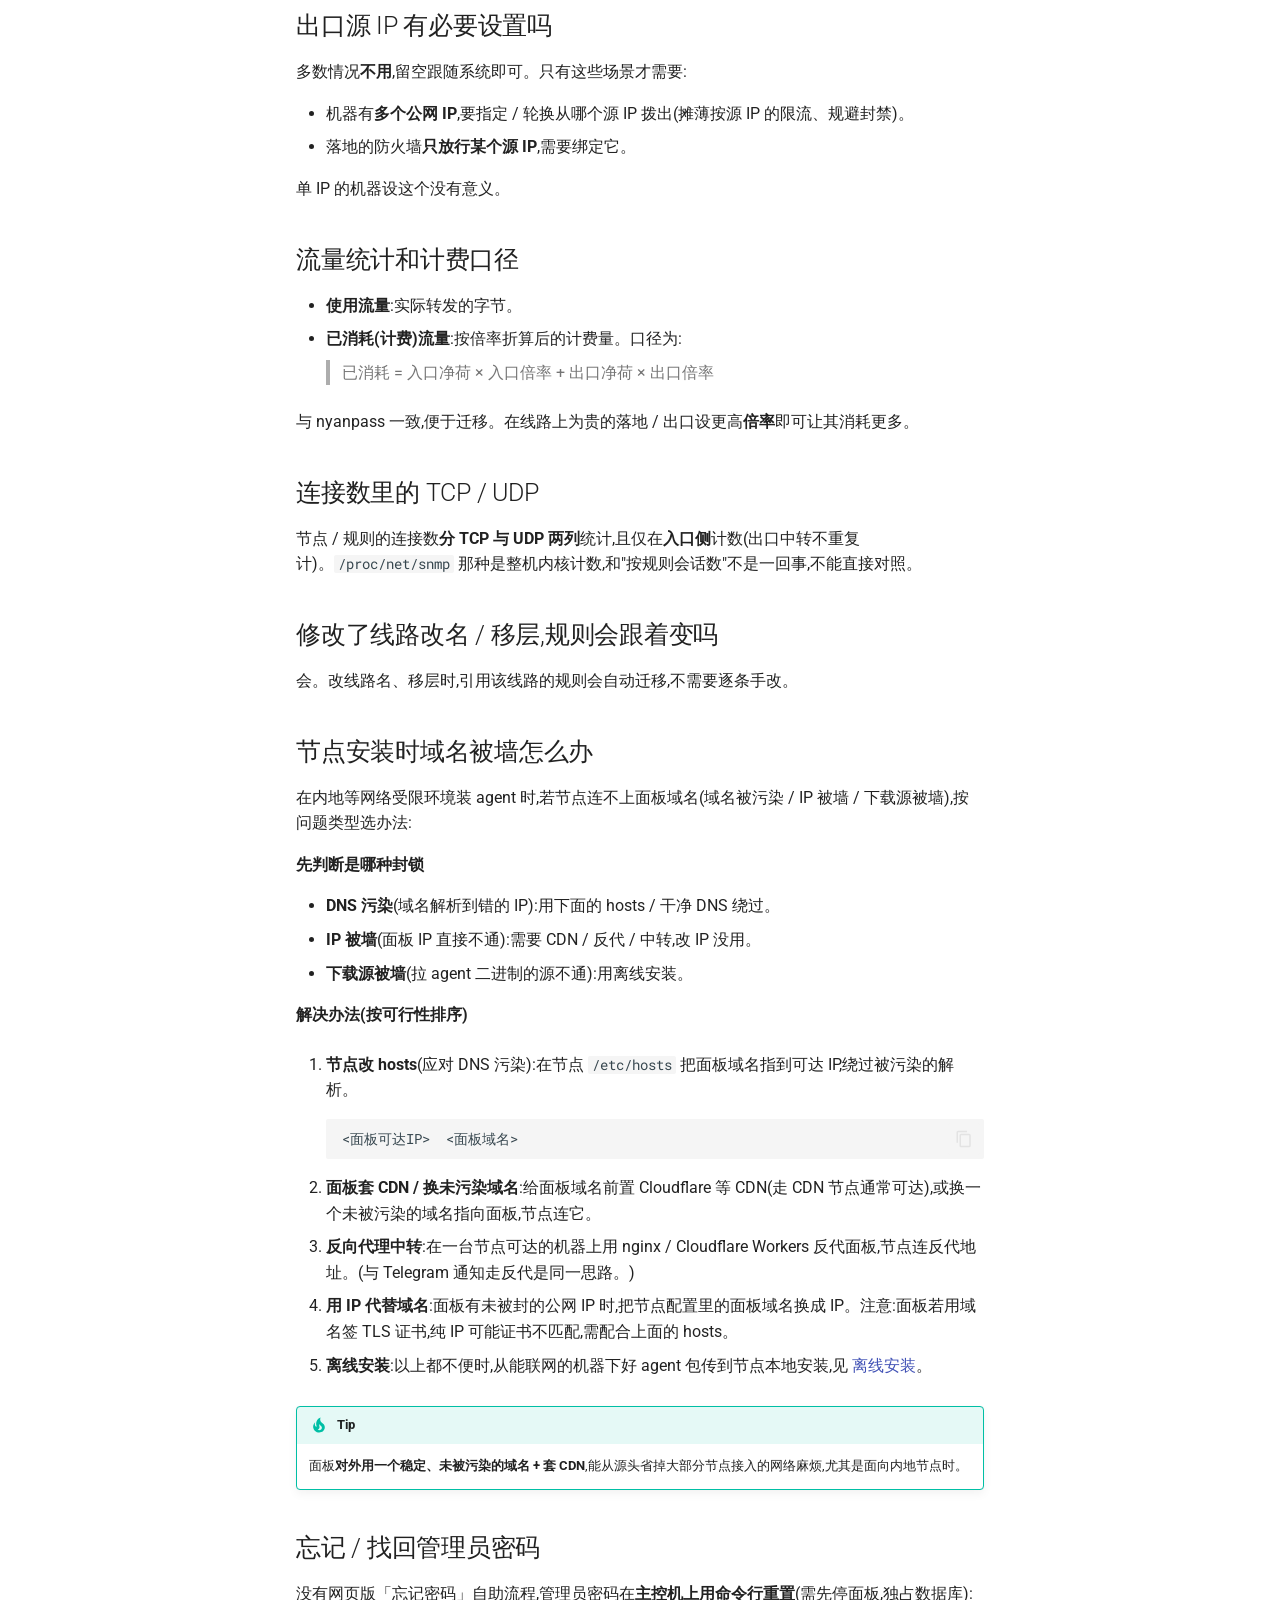
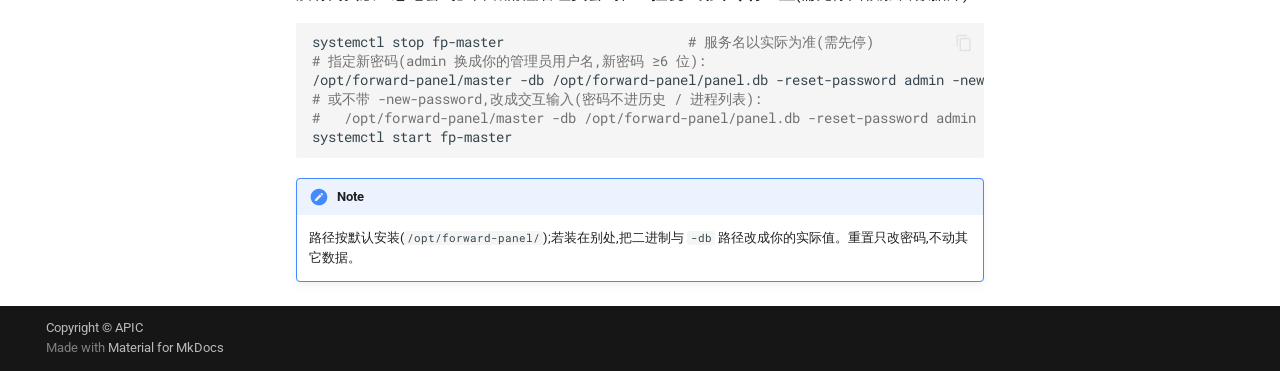
<file: faq/index.html>
<!doctype html>
<html lang="zh" class="no-js">
  <head>
    
      <meta charset="utf-8">
      <meta name="viewport" content="width=device-width,initial-scale=1">
      
        <meta name="description" content="APIC 中转 / CDN 面板 —— 安装、配置、运维与参考">
      
      
        <meta name="author" content="APIC">
      
      
        <link rel="canonical" href="https://docs.apic.gg/faq/">
      
      
        <link rel="prev" href="../guide/update/">
      
      
        <link rel="next" href="../reference/">
      
      
        
      
      
      <link rel="icon" href="../assets/images/favicon.png">
      <meta name="generator" content="mkdocs-1.6.1, mkdocs-material-9.7.6">
    
    
      
        <title>常见问题 - APIC 文档</title>
      
    
    
      <link rel="stylesheet" href="../assets/stylesheets/main.484c7ddc.min.css">
      
        
        <link rel="stylesheet" href="../assets/stylesheets/palette.ab4e12ef.min.css">
      
      


    
    
      
    
    
      
        
        
        <link rel="preconnect" href="https://fonts.gstatic.com" crossorigin>
        <link rel="stylesheet" href="https://fonts.googleapis.com/css?family=Roboto:300,300i,400,400i,700,700i%7CRoboto+Mono:400,400i,700,700i&display=fallback">
        <style>:root{--md-text-font:"Roboto";--md-code-font:"Roboto Mono"}</style>
      
    
    
      <link rel="stylesheet" href="../stylesheets/extra.css">
    
    <script>__md_scope=new URL("..",location),__md_hash=e=>[...e].reduce(((e,_)=>(e<<5)-e+_.charCodeAt(0)),0),__md_get=(e,_=localStorage,t=__md_scope)=>JSON.parse(_.getItem(t.pathname+"."+e)),__md_set=(e,_,t=localStorage,a=__md_scope)=>{try{t.setItem(a.pathname+"."+e,JSON.stringify(_))}catch(e){}}</script>
    
      

    
    
  </head>
  
  
    
    
      
    
    
    
    
    <body dir="ltr" data-md-color-scheme="default" data-md-color-primary="indigo" data-md-color-accent="indigo">
  
    
    <input class="md-toggle" data-md-toggle="drawer" type="checkbox" id="__drawer" autocomplete="off">
    <input class="md-toggle" data-md-toggle="search" type="checkbox" id="__search" autocomplete="off">
    <label class="md-overlay" for="__drawer"></label>
    <div data-md-component="skip">
      
        
        <a href="#常见问题" class="md-skip">
          跳转至
        </a>
      
    </div>
    <div data-md-component="announce">
      
    </div>
    
    
      

<header class="md-header" data-md-component="header">
  <nav class="md-header__inner md-grid" aria-label="页眉">
    <a href=".." title="APIC 文档" class="md-header__button md-logo" aria-label="APIC 文档" data-md-component="logo">
      
  
  <svg xmlns="http://www.w3.org/2000/svg" viewBox="0 0 24 24"><path d="M12 8a3 3 0 0 0 3-3 3 3 0 0 0-3-3 3 3 0 0 0-3 3 3 3 0 0 0 3 3m0 3.54C9.64 9.35 6.5 8 3 8v11c3.5 0 6.64 1.35 9 3.54 2.36-2.19 5.5-3.54 9-3.54V8c-3.5 0-6.64 1.35-9 3.54"/></svg>

    </a>
    <label class="md-header__button md-icon" for="__drawer">
      
      <svg xmlns="http://www.w3.org/2000/svg" viewBox="0 0 24 24"><path d="M3 6h18v2H3zm0 5h18v2H3zm0 5h18v2H3z"/></svg>
    </label>
    <div class="md-header__title" data-md-component="header-title">
      <div class="md-header__ellipsis">
        <div class="md-header__topic">
          <span class="md-ellipsis">
            APIC 文档
          </span>
        </div>
        <div class="md-header__topic" data-md-component="header-topic">
          <span class="md-ellipsis">
            
              常见问题
            
          </span>
        </div>
      </div>
    </div>
    
      
        <form class="md-header__option" data-md-component="palette">
  
    
    
    
    <input class="md-option" data-md-color-media="(prefers-color-scheme: light)" data-md-color-scheme="default" data-md-color-primary="indigo" data-md-color-accent="indigo"  aria-label="切换到深色"  type="radio" name="__palette" id="__palette_0">
    
      <label class="md-header__button md-icon" title="切换到深色" for="__palette_1" hidden>
        <svg xmlns="http://www.w3.org/2000/svg" viewBox="0 0 24 24"><path d="m17.75 4.09-2.53 1.94.91 3.06-2.63-1.81-2.63 1.81.91-3.06-2.53-1.94L12.44 4l1.06-3 1.06 3zm3.5 6.91-1.64 1.25.59 1.98-1.7-1.17-1.7 1.17.59-1.98L15.75 11l2.06-.05L18.5 9l.69 1.95zm-2.28 4.95c.83-.08 1.72 1.1 1.19 1.85-.32.45-.66.87-1.08 1.27C15.17 23 8.84 23 4.94 19.07c-3.91-3.9-3.91-10.24 0-14.14.4-.4.82-.76 1.27-1.08.75-.53 1.93.36 1.85 1.19-.27 2.86.69 5.83 2.89 8.02a9.96 9.96 0 0 0 8.02 2.89m-1.64 2.02a12.08 12.08 0 0 1-7.8-3.47c-2.17-2.19-3.33-5-3.49-7.82-2.81 3.14-2.7 7.96.31 10.98 3.02 3.01 7.84 3.12 10.98.31"/></svg>
      </label>
    
  
    
    
    
    <input class="md-option" data-md-color-media="(prefers-color-scheme: dark)" data-md-color-scheme="slate" data-md-color-primary="indigo" data-md-color-accent="indigo"  aria-label="切换到浅色"  type="radio" name="__palette" id="__palette_1">
    
      <label class="md-header__button md-icon" title="切换到浅色" for="__palette_0" hidden>
        <svg xmlns="http://www.w3.org/2000/svg" viewBox="0 0 24 24"><path d="M12 7a5 5 0 0 1 5 5 5 5 0 0 1-5 5 5 5 0 0 1-5-5 5 5 0 0 1 5-5m0 2a3 3 0 0 0-3 3 3 3 0 0 0 3 3 3 3 0 0 0 3-3 3 3 0 0 0-3-3m0-7 2.39 3.42C13.65 5.15 12.84 5 12 5s-1.65.15-2.39.42zM3.34 7l4.16-.35A7.2 7.2 0 0 0 5.94 8.5c-.44.74-.69 1.5-.83 2.29zm.02 10 1.76-3.77a7.131 7.131 0 0 0 2.38 4.14zM20.65 7l-1.77 3.79a7.02 7.02 0 0 0-2.38-4.15zm-.01 10-4.14.36c.59-.51 1.12-1.14 1.54-1.86.42-.73.69-1.5.83-2.29zM12 22l-2.41-3.44c.74.27 1.55.44 2.41.44.82 0 1.63-.17 2.37-.44z"/></svg>
      </label>
    
  
</form>
      
    
    
      <script>var palette=__md_get("__palette");if(palette&&palette.color){if("(prefers-color-scheme)"===palette.color.media){var media=matchMedia("(prefers-color-scheme: light)"),input=document.querySelector(media.matches?"[data-md-color-media='(prefers-color-scheme: light)']":"[data-md-color-media='(prefers-color-scheme: dark)']");palette.color.media=input.getAttribute("data-md-color-media"),palette.color.scheme=input.getAttribute("data-md-color-scheme"),palette.color.primary=input.getAttribute("data-md-color-primary"),palette.color.accent=input.getAttribute("data-md-color-accent")}for(var[key,value]of Object.entries(palette.color))document.body.setAttribute("data-md-color-"+key,value)}</script>
    
    
    
      
      
        <label class="md-header__button md-icon" for="__search">
          
          <svg xmlns="http://www.w3.org/2000/svg" viewBox="0 0 24 24"><path d="M9.5 3A6.5 6.5 0 0 1 16 9.5c0 1.61-.59 3.09-1.56 4.23l.27.27h.79l5 5-1.5 1.5-5-5v-.79l-.27-.27A6.52 6.52 0 0 1 9.5 16 6.5 6.5 0 0 1 3 9.5 6.5 6.5 0 0 1 9.5 3m0 2C7 5 5 7 5 9.5S7 14 9.5 14 14 12 14 9.5 12 5 9.5 5"/></svg>
        </label>
        <div class="md-search" data-md-component="search" role="dialog">
  <label class="md-search__overlay" for="__search"></label>
  <div class="md-search__inner" role="search">
    <form class="md-search__form" name="search">
      <input type="text" class="md-search__input" name="query" aria-label="搜索" placeholder="搜索" autocapitalize="off" autocorrect="off" autocomplete="off" spellcheck="false" data-md-component="search-query" required>
      <label class="md-search__icon md-icon" for="__search">
        
        <svg xmlns="http://www.w3.org/2000/svg" viewBox="0 0 24 24"><path d="M9.5 3A6.5 6.5 0 0 1 16 9.5c0 1.61-.59 3.09-1.56 4.23l.27.27h.79l5 5-1.5 1.5-5-5v-.79l-.27-.27A6.52 6.52 0 0 1 9.5 16 6.5 6.5 0 0 1 3 9.5 6.5 6.5 0 0 1 9.5 3m0 2C7 5 5 7 5 9.5S7 14 9.5 14 14 12 14 9.5 12 5 9.5 5"/></svg>
        
        <svg xmlns="http://www.w3.org/2000/svg" viewBox="0 0 24 24"><path d="M20 11v2H8l5.5 5.5-1.42 1.42L4.16 12l7.92-7.92L13.5 5.5 8 11z"/></svg>
      </label>
      <nav class="md-search__options" aria-label="查找">
        
        <button type="reset" class="md-search__icon md-icon" title="清空当前内容" aria-label="清空当前内容" tabindex="-1">
          
          <svg xmlns="http://www.w3.org/2000/svg" viewBox="0 0 24 24"><path d="M19 6.41 17.59 5 12 10.59 6.41 5 5 6.41 10.59 12 5 17.59 6.41 19 12 13.41 17.59 19 19 17.59 13.41 12z"/></svg>
        </button>
      </nav>
      
        <div class="md-search__suggest" data-md-component="search-suggest"></div>
      
    </form>
    <div class="md-search__output">
      <div class="md-search__scrollwrap" tabindex="0" data-md-scrollfix>
        <div class="md-search-result" data-md-component="search-result">
          <div class="md-search-result__meta">
            正在初始化搜索引擎
          </div>
          <ol class="md-search-result__list" role="presentation"></ol>
        </div>
      </div>
    </div>
  </div>
</div>
      
    
    
      <div class="md-header__source">
        <a href="https://github.com/cenbaixi/apic-docs" title="前往仓库" class="md-source" data-md-component="source">
  <div class="md-source__icon md-icon">
    
    <svg xmlns="http://www.w3.org/2000/svg" viewBox="0 0 512 512"><!--! Font Awesome Free 7.1.0 by @fontawesome - https://fontawesome.com License - https://fontawesome.com/license/free (Icons: CC BY 4.0, Fonts: SIL OFL 1.1, Code: MIT License) Copyright 2025 Fonticons, Inc.--><path d="M173.9 397.4c0 2-2.3 3.6-5.2 3.6-3.3.3-5.6-1.3-5.6-3.6 0-2 2.3-3.6 5.2-3.6 3-.3 5.6 1.3 5.6 3.6m-31.1-4.5c-.7 2 1.3 4.3 4.3 4.9 2.6 1 5.6 0 6.2-2s-1.3-4.3-4.3-5.2c-2.6-.7-5.5.3-6.2 2.3m44.2-1.7c-2.9.7-4.9 2.6-4.6 4.9.3 2 2.9 3.3 5.9 2.6 2.9-.7 4.9-2.6 4.6-4.6-.3-1.9-3-3.2-5.9-2.9M252.8 8C114.1 8 8 113.3 8 252c0 110.9 69.8 205.8 169.5 239.2 12.8 2.3 17.3-5.6 17.3-12.1 0-6.2-.3-40.4-.3-61.4 0 0-70 15-84.7-29.8 0 0-11.4-29.1-27.8-36.6 0 0-22.9-15.7 1.6-15.4 0 0 24.9 2 38.6 25.8 21.9 38.6 58.6 27.5 72.9 20.9 2.3-16 8.8-27.1 16-33.7-55.9-6.2-112.3-14.3-112.3-110.5 0-27.5 7.6-41.3 23.6-58.9-2.6-6.5-11.1-33.3 2.6-67.9 20.9-6.5 69 27 69 27 20-5.6 41.5-8.5 62.8-8.5s42.8 2.9 62.8 8.5c0 0 48.1-33.6 69-27 13.7 34.7 5.2 61.4 2.6 67.9 16 17.7 25.8 31.5 25.8 58.9 0 96.5-58.9 104.2-114.8 110.5 9.2 7.9 17 22.9 17 46.4 0 33.7-.3 75.4-.3 83.6 0 6.5 4.6 14.4 17.3 12.1C436.2 457.8 504 362.9 504 252 504 113.3 391.5 8 252.8 8M105.2 352.9c-1.3 1-1 3.3.7 5.2 1.6 1.6 3.9 2.3 5.2 1 1.3-1 1-3.3-.7-5.2-1.6-1.6-3.9-2.3-5.2-1m-10.8-8.1c-.7 1.3.3 2.9 2.3 3.9 1.6 1 3.6.7 4.3-.7.7-1.3-.3-2.9-2.3-3.9-2-.6-3.6-.3-4.3.7m32.4 35.6c-1.6 1.3-1 4.3 1.3 6.2 2.3 2.3 5.2 2.6 6.5 1 1.3-1.3.7-4.3-1.3-6.2-2.2-2.3-5.2-2.6-6.5-1m-11.4-14.7c-1.6 1-1.6 3.6 0 5.9s4.3 3.3 5.6 2.3c1.6-1.3 1.6-3.9 0-6.2-1.4-2.3-4-3.3-5.6-2"/></svg>
  </div>
  <div class="md-source__repository">
    apic-docs
  </div>
</a>
      </div>
    
  </nav>
  
</header>
    
    <div class="md-container" data-md-component="container">
      
      
        
          
            
<nav class="md-tabs" aria-label="标签" data-md-component="tabs">
  <div class="md-grid">
    <ul class="md-tabs__list">
      
        
  
  
  
  
    <li class="md-tabs__item">
      <a href=".." class="md-tabs__link">
        
  
  
    
  
  介绍

      </a>
    </li>
  

      
        
  
  
  
  
    
    
      <li class="md-tabs__item">
        <a href="../guide/install/" class="md-tabs__link">
          
  
  
    
  
  使用说明

        </a>
      </li>
    
  

      
        
  
  
  
    
  
  
    <li class="md-tabs__item md-tabs__item--active">
      <a href="./" class="md-tabs__link">
        
  
  
    
  
  常见问题

      </a>
    </li>
  

      
        
  
  
  
  
    <li class="md-tabs__item">
      <a href="../reference/" class="md-tabs__link">
        
  
  
    
  
  参考

      </a>
    </li>
  

      
        
  
  
  
  
    <li class="md-tabs__item">
      <a href="../commands/" class="md-tabs__link">
        
  
  
    
  
  常用命令

      </a>
    </li>
  

      
    </ul>
  </div>
</nav>
          
        
      
      <main class="md-main" data-md-component="main">
        <div class="md-main__inner md-grid">
          
            
              
              <div class="md-sidebar md-sidebar--primary" data-md-component="sidebar" data-md-type="navigation" >
                <div class="md-sidebar__scrollwrap">
                  <div class="md-sidebar__inner">
                    


  


<nav class="md-nav md-nav--primary md-nav--lifted" aria-label="导航栏" data-md-level="0">
  <label class="md-nav__title" for="__drawer">
    <a href=".." title="APIC 文档" class="md-nav__button md-logo" aria-label="APIC 文档" data-md-component="logo">
      
  
  <svg xmlns="http://www.w3.org/2000/svg" viewBox="0 0 24 24"><path d="M12 8a3 3 0 0 0 3-3 3 3 0 0 0-3-3 3 3 0 0 0-3 3 3 3 0 0 0 3 3m0 3.54C9.64 9.35 6.5 8 3 8v11c3.5 0 6.64 1.35 9 3.54 2.36-2.19 5.5-3.54 9-3.54V8c-3.5 0-6.64 1.35-9 3.54"/></svg>

    </a>
    APIC 文档
  </label>
  
    <div class="md-nav__source">
      <a href="https://github.com/cenbaixi/apic-docs" title="前往仓库" class="md-source" data-md-component="source">
  <div class="md-source__icon md-icon">
    
    <svg xmlns="http://www.w3.org/2000/svg" viewBox="0 0 512 512"><!--! Font Awesome Free 7.1.0 by @fontawesome - https://fontawesome.com License - https://fontawesome.com/license/free (Icons: CC BY 4.0, Fonts: SIL OFL 1.1, Code: MIT License) Copyright 2025 Fonticons, Inc.--><path d="M173.9 397.4c0 2-2.3 3.6-5.2 3.6-3.3.3-5.6-1.3-5.6-3.6 0-2 2.3-3.6 5.2-3.6 3-.3 5.6 1.3 5.6 3.6m-31.1-4.5c-.7 2 1.3 4.3 4.3 4.9 2.6 1 5.6 0 6.2-2s-1.3-4.3-4.3-5.2c-2.6-.7-5.5.3-6.2 2.3m44.2-1.7c-2.9.7-4.9 2.6-4.6 4.9.3 2 2.9 3.3 5.9 2.6 2.9-.7 4.9-2.6 4.6-4.6-.3-1.9-3-3.2-5.9-2.9M252.8 8C114.1 8 8 113.3 8 252c0 110.9 69.8 205.8 169.5 239.2 12.8 2.3 17.3-5.6 17.3-12.1 0-6.2-.3-40.4-.3-61.4 0 0-70 15-84.7-29.8 0 0-11.4-29.1-27.8-36.6 0 0-22.9-15.7 1.6-15.4 0 0 24.9 2 38.6 25.8 21.9 38.6 58.6 27.5 72.9 20.9 2.3-16 8.8-27.1 16-33.7-55.9-6.2-112.3-14.3-112.3-110.5 0-27.5 7.6-41.3 23.6-58.9-2.6-6.5-11.1-33.3 2.6-67.9 20.9-6.5 69 27 69 27 20-5.6 41.5-8.5 62.8-8.5s42.8 2.9 62.8 8.5c0 0 48.1-33.6 69-27 13.7 34.7 5.2 61.4 2.6 67.9 16 17.7 25.8 31.5 25.8 58.9 0 96.5-58.9 104.2-114.8 110.5 9.2 7.9 17 22.9 17 46.4 0 33.7-.3 75.4-.3 83.6 0 6.5 4.6 14.4 17.3 12.1C436.2 457.8 504 362.9 504 252 504 113.3 391.5 8 252.8 8M105.2 352.9c-1.3 1-1 3.3.7 5.2 1.6 1.6 3.9 2.3 5.2 1 1.3-1 1-3.3-.7-5.2-1.6-1.6-3.9-2.3-5.2-1m-10.8-8.1c-.7 1.3.3 2.9 2.3 3.9 1.6 1 3.6.7 4.3-.7.7-1.3-.3-2.9-2.3-3.9-2-.6-3.6-.3-4.3.7m32.4 35.6c-1.6 1.3-1 4.3 1.3 6.2 2.3 2.3 5.2 2.6 6.5 1 1.3-1.3.7-4.3-1.3-6.2-2.2-2.3-5.2-2.6-6.5-1m-11.4-14.7c-1.6 1-1.6 3.6 0 5.9s4.3 3.3 5.6 2.3c1.6-1.3 1.6-3.9 0-6.2-1.4-2.3-4-3.3-5.6-2"/></svg>
  </div>
  <div class="md-source__repository">
    apic-docs
  </div>
</a>
    </div>
  
  <ul class="md-nav__list" data-md-scrollfix>
    
      
      
  
  
  
  
    <li class="md-nav__item">
      <a href=".." class="md-nav__link">
        
  
  
  <span class="md-ellipsis">
    
  
    介绍
  

    
  </span>
  
  

      </a>
    </li>
  

    
      
      
  
  
  
  
    
    
      
        
      
        
      
        
      
        
      
        
      
        
      
        
      
    
    
    
      
      
        
      
    
    
    <li class="md-nav__item md-nav__item--nested">
      
        
        
        <input class="md-nav__toggle md-toggle " type="checkbox" id="__nav_2" >
        
          
          <label class="md-nav__link" for="__nav_2" id="__nav_2_label" tabindex="0">
            
  
  
  <span class="md-ellipsis">
    
  
    使用说明
  

    
  </span>
  
  

            <span class="md-nav__icon md-icon"></span>
          </label>
        
        <nav class="md-nav" data-md-level="1" aria-labelledby="__nav_2_label" aria-expanded="false">
          <label class="md-nav__title" for="__nav_2">
            <span class="md-nav__icon md-icon"></span>
            
  
    使用说明
  

          </label>
          <ul class="md-nav__list" data-md-scrollfix>
            
              
                
  
  
  
  
    <li class="md-nav__item">
      <a href="../guide/install/" class="md-nav__link">
        
  
  
  <span class="md-ellipsis">
    
  
    安装部署
  

    
  </span>
  
  

      </a>
    </li>
  

              
            
              
                
  
  
  
  
    <li class="md-nav__item">
      <a href="../guide/usage/" class="md-nav__link">
        
  
  
  <span class="md-ellipsis">
    
  
    线路 · 节点 · 规则
  

    
  </span>
  
  

      </a>
    </li>
  

              
            
              
                
  
  
  
  
    <li class="md-nav__item">
      <a href="../guide/protocols/" class="md-nav__link">
        
  
  
  <span class="md-ellipsis">
    
  
    协议说明
  

    
  </span>
  
  

      </a>
    </li>
  

              
            
              
                
  
  
  
  
    <li class="md-nav__item">
      <a href="../guide/advanced/" class="md-nav__link">
        
  
  
  <span class="md-ellipsis">
    
  
    参数说明
  

    
  </span>
  
  

      </a>
    </li>
  

              
            
              
                
  
  
  
  
    <li class="md-nav__item">
      <a href="../guide/features/" class="md-nav__link">
        
  
  
  <span class="md-ellipsis">
    
  
    功能说明
  

    
  </span>
  
  

      </a>
    </li>
  

              
            
              
                
  
  
  
  
    <li class="md-nav__item">
      <a href="../guide/fields/" class="md-nav__link">
        
  
  
  <span class="md-ellipsis">
    
  
    高级编辑逐项
  

    
  </span>
  
  

      </a>
    </li>
  

              
            
              
                
  
  
  
  
    <li class="md-nav__item">
      <a href="../guide/update/" class="md-nav__link">
        
  
  
  <span class="md-ellipsis">
    
  
    更新升级
  

    
  </span>
  
  

      </a>
    </li>
  

              
            
          </ul>
        </nav>
      
    </li>
  

    
      
      
  
  
    
  
  
  
    <li class="md-nav__item md-nav__item--active">
      
      <input class="md-nav__toggle md-toggle" type="checkbox" id="__toc">
      
      
        
      
      
        <label class="md-nav__link md-nav__link--active" for="__toc">
          
  
  
  <span class="md-ellipsis">
    
  
    常见问题
  

    
  </span>
  
  

          <span class="md-nav__icon md-icon"></span>
        </label>
      
      <a href="./" class="md-nav__link md-nav__link--active">
        
  
  
  <span class="md-ellipsis">
    
  
    常见问题
  

    
  </span>
  
  

      </a>
      
        

<nav class="md-nav md-nav--secondary" aria-label="目录">
  
  
  
    
  
  
    <label class="md-nav__title" for="__toc">
      <span class="md-nav__icon md-icon"></span>
      目录
    </label>
    <ul class="md-nav__list" data-md-component="toc" data-md-scrollfix>
      
        <li class="md-nav__item">
  <a href="#节点显示需更新徽标" class="md-nav__link">
    <span class="md-ellipsis">
      
        节点显示『需更新』徽标
      
    </span>
  </a>
  
</li>
      
        <li class="md-nav__item">
  <a href="#公告--检查更新拉不到" class="md-nav__link">
    <span class="md-ellipsis">
      
        公告 / 检查更新拉不到
      
    </span>
  </a>
  
</li>
      
        <li class="md-nav__item">
  <a href="#规则提示端口被占用" class="md-nav__link">
    <span class="md-ellipsis">
      
        规则提示『端口被占用』
      
    </span>
  </a>
  
</li>
      
        <li class="md-nav__item">
  <a href="#规则状态暂停停止是什么意思" class="md-nav__link">
    <span class="md-ellipsis">
      
        规则状态『暂停』『停止』是什么意思
      
    </span>
  </a>
  
</li>
      
        <li class="md-nav__item">
  <a href="#强制-ipv6-之后连不上--部分节点不通" class="md-nav__link">
    <span class="md-ellipsis">
      
        强制 IPv6 之后连不上 / 部分节点不通
      
    </span>
  </a>
  
</li>
      
        <li class="md-nav__item">
  <a href="#直连和中转怎么选" class="md-nav__link">
    <span class="md-ellipsis">
      
        直连和中转怎么选
      
    </span>
  </a>
  
</li>
      
        <li class="md-nav__item">
  <a href="#出口源-ip-有必要设置吗" class="md-nav__link">
    <span class="md-ellipsis">
      
        出口源 IP 有必要设置吗
      
    </span>
  </a>
  
</li>
      
        <li class="md-nav__item">
  <a href="#流量统计和计费口径" class="md-nav__link">
    <span class="md-ellipsis">
      
        流量统计和计费口径
      
    </span>
  </a>
  
</li>
      
        <li class="md-nav__item">
  <a href="#连接数里的-tcp--udp" class="md-nav__link">
    <span class="md-ellipsis">
      
        连接数里的 TCP / UDP
      
    </span>
  </a>
  
</li>
      
        <li class="md-nav__item">
  <a href="#修改了线路改名--移层规则会跟着变吗" class="md-nav__link">
    <span class="md-ellipsis">
      
        修改了线路改名 / 移层,规则会跟着变吗
      
    </span>
  </a>
  
</li>
      
        <li class="md-nav__item">
  <a href="#节点安装时域名被墙怎么办" class="md-nav__link">
    <span class="md-ellipsis">
      
        节点安装时域名被墙怎么办
      
    </span>
  </a>
  
</li>
      
        <li class="md-nav__item">
  <a href="#忘记--找回管理员密码" class="md-nav__link">
    <span class="md-ellipsis">
      
        忘记 / 找回管理员密码
      
    </span>
  </a>
  
</li>
      
    </ul>
  
</nav>
      
    </li>
  

    
      
      
  
  
  
  
    <li class="md-nav__item">
      <a href="../reference/" class="md-nav__link">
        
  
  
  <span class="md-ellipsis">
    
  
    参考
  

    
  </span>
  
  

      </a>
    </li>
  

    
      
      
  
  
  
  
    <li class="md-nav__item">
      <a href="../commands/" class="md-nav__link">
        
  
  
  <span class="md-ellipsis">
    
  
    常用命令
  

    
  </span>
  
  

      </a>
    </li>
  

    
  </ul>
</nav>
                  </div>
                </div>
              </div>
            
            
              
              <div class="md-sidebar md-sidebar--secondary" data-md-component="sidebar" data-md-type="toc" >
                <div class="md-sidebar__scrollwrap">
                  <div class="md-sidebar__inner">
                    

<nav class="md-nav md-nav--secondary" aria-label="目录">
  
  
  
    
  
  
    <label class="md-nav__title" for="__toc">
      <span class="md-nav__icon md-icon"></span>
      目录
    </label>
    <ul class="md-nav__list" data-md-component="toc" data-md-scrollfix>
      
        <li class="md-nav__item">
  <a href="#节点显示需更新徽标" class="md-nav__link">
    <span class="md-ellipsis">
      
        节点显示『需更新』徽标
      
    </span>
  </a>
  
</li>
      
        <li class="md-nav__item">
  <a href="#公告--检查更新拉不到" class="md-nav__link">
    <span class="md-ellipsis">
      
        公告 / 检查更新拉不到
      
    </span>
  </a>
  
</li>
      
        <li class="md-nav__item">
  <a href="#规则提示端口被占用" class="md-nav__link">
    <span class="md-ellipsis">
      
        规则提示『端口被占用』
      
    </span>
  </a>
  
</li>
      
        <li class="md-nav__item">
  <a href="#规则状态暂停停止是什么意思" class="md-nav__link">
    <span class="md-ellipsis">
      
        规则状态『暂停』『停止』是什么意思
      
    </span>
  </a>
  
</li>
      
        <li class="md-nav__item">
  <a href="#强制-ipv6-之后连不上--部分节点不通" class="md-nav__link">
    <span class="md-ellipsis">
      
        强制 IPv6 之后连不上 / 部分节点不通
      
    </span>
  </a>
  
</li>
      
        <li class="md-nav__item">
  <a href="#直连和中转怎么选" class="md-nav__link">
    <span class="md-ellipsis">
      
        直连和中转怎么选
      
    </span>
  </a>
  
</li>
      
        <li class="md-nav__item">
  <a href="#出口源-ip-有必要设置吗" class="md-nav__link">
    <span class="md-ellipsis">
      
        出口源 IP 有必要设置吗
      
    </span>
  </a>
  
</li>
      
        <li class="md-nav__item">
  <a href="#流量统计和计费口径" class="md-nav__link">
    <span class="md-ellipsis">
      
        流量统计和计费口径
      
    </span>
  </a>
  
</li>
      
        <li class="md-nav__item">
  <a href="#连接数里的-tcp--udp" class="md-nav__link">
    <span class="md-ellipsis">
      
        连接数里的 TCP / UDP
      
    </span>
  </a>
  
</li>
      
        <li class="md-nav__item">
  <a href="#修改了线路改名--移层规则会跟着变吗" class="md-nav__link">
    <span class="md-ellipsis">
      
        修改了线路改名 / 移层,规则会跟着变吗
      
    </span>
  </a>
  
</li>
      
        <li class="md-nav__item">
  <a href="#节点安装时域名被墙怎么办" class="md-nav__link">
    <span class="md-ellipsis">
      
        节点安装时域名被墙怎么办
      
    </span>
  </a>
  
</li>
      
        <li class="md-nav__item">
  <a href="#忘记--找回管理员密码" class="md-nav__link">
    <span class="md-ellipsis">
      
        忘记 / 找回管理员密码
      
    </span>
  </a>
  
</li>
      
    </ul>
  
</nav>
                  </div>
                </div>
              </div>
            
          
          
            <div class="md-content" data-md-component="content">
              
              <article class="md-content__inner md-typeset">
                
                  


  
  


<h1 id="常见问题">常见问题<a class="headerlink" href="#常见问题" title="Permanent link">&para;</a></h1>
<h2 id="节点显示需更新徽标">节点显示『需更新』徽标<a class="headerlink" href="#节点显示需更新徽标" title="Permanent link">&para;</a></h2>
<p>该节点 agent 的<strong>协议版本落后</strong>于当前面板。重新部署该节点的 agent 即可(就地升级,规则保留),见 <a href="../guide/update/#节点agent更新">更新升级 → 节点更新</a>。协议升级后不更新节点,新特性不会生效。</p>
<h2 id="公告--检查更新拉不到">公告 / 检查更新拉不到<a class="headerlink" href="#公告--检查更新拉不到" title="Permanent link">&para;</a></h2>
<p>打开 <strong>设置 → 更新</strong> 看不到最新公告,或检查更新失败,通常是<strong>面板到更新中心的网络</strong>问题:</p>
<ol>
<li>
<p>在面板服务器上测试到更新中心的连通(地址以你的部署为准):</p>
<div class="highlight"><pre><span></span><code><a id="__codelineno-0-1" name="__codelineno-0-1" href="#__codelineno-0-1"></a>curl<span class="w"> </span>-i<span class="w"> </span>https://&lt;更新中心域名&gt;/changelog
</code></pre></div>
<ul>
<li>返回 <code>200</code> + 一段 JSON 数组 → 更新中心正常,问题在面板侧,查面板日志。</li>
<li>返回连接错误 / 超时 → 面板所在网络到更新中心不通,检查出网、DNS、防火墙。</li>
</ul>
</li>
<li>
<p>确认面板能正常出网(部分机房需放行 HTTPS 出站)。</p>
</li>
</ol>
<h2 id="规则提示端口被占用">规则提示『端口被占用』<a class="headerlink" href="#规则提示端口被占用" title="Permanent link">&para;</a></h2>
<p>监听端口被其它进程占用了。换一个监听端口,或在入口机上停掉占用该端口的进程,然后在规则上点「开始」恢复。排查占用:</p>
<div class="highlight"><pre><span></span><code><a id="__codelineno-1-1" name="__codelineno-1-1" href="#__codelineno-1-1"></a>ss<span class="w"> </span>-tlnp<span class="w"> </span><span class="p">|</span><span class="w"> </span>grep<span class="w"> </span>:&lt;端口&gt;
</code></pre></div>
<h2 id="规则状态暂停停止是什么意思">规则状态『暂停』『停止』是什么意思<a class="headerlink" href="#规则状态暂停停止是什么意思" title="Permanent link">&para;</a></h2>
<ul>
<li><strong>暂停</strong>:规则被手动暂停,不再转发。点「开始」恢复。</li>
<li><strong>停止</strong>:规则因故停止(如端口被占用)。先排除原因,再「开始」。</li>
<li><strong>● 运行</strong>:正常转发中。</li>
</ul>
<h2 id="强制-ipv6-之后连不上--部分节点不通">强制 IPv6 之后连不上 / 部分节点不通<a class="headerlink" href="#强制-ipv6-之后连不上--部分节点不通" title="Permanent link">&para;</a></h2>
<p><code>IPv6-only</code> 是<strong>硬走 IPv6,无回落</strong>:节点本身或目标没有 IPv6 时,这条连接直接失败。</p>
<ul>
<li>单台节点:确认该机有全局 IPv6、且目标有 IPv6 地址,否则改回<strong>跟随系统(双栈)</strong>。</li>
<li>线路出口是<strong>多台混合能力</strong>(有的有 v6、有的没有):<strong>用跟随系统(双栈)</strong>——每台各按自己的栈拨号,有 v6 走 v6、没 v6 走 v4,目标支不支持自然决定。强制 v6 只会让没 v6 的成员那部分连接失败。</li>
</ul>
<div class="admonition tip">
<p class="admonition-title">Tip</p>
<p>跟随系统本就<strong>优先 IPv6、回落 IPv4</strong>,所以多数场景无需强制。只有"必须保证走某一族"才用 <code>IPv4-only</code> / <code>IPv6-only</code>,且要确保相关节点 / 目标具备该族。</p>
</div>
<h2 id="直连和中转怎么选">直连和中转怎么选<a class="headerlink" href="#直连和中转怎么选" title="Permanent link">&para;</a></h2>
<ul>
<li><strong>直连</strong>:入口机能直接、稳定地到达落地时用,链路最短。</li>
<li><strong>中转</strong>:需要跨越受限网络、或要落地在特定地区 / 出口 IP 时用。中转可加链路伪装。</li>
</ul>
<h2 id="出口源-ip-有必要设置吗">出口源 IP 有必要设置吗<a class="headerlink" href="#出口源-ip-有必要设置吗" title="Permanent link">&para;</a></h2>
<p>多数情况<strong>不用</strong>,留空跟随系统即可。只有这些场景才需要:</p>
<ul>
<li>机器有<strong>多个公网 IP</strong>,要指定 / 轮换从哪个源 IP 拨出(摊薄按源 IP 的限流、规避封禁)。</li>
<li>落地的防火墙<strong>只放行某个源 IP</strong>,需要绑定它。</li>
</ul>
<p>单 IP 的机器设这个没有意义。</p>
<h2 id="流量统计和计费口径">流量统计和计费口径<a class="headerlink" href="#流量统计和计费口径" title="Permanent link">&para;</a></h2>
<ul>
<li><strong>使用流量</strong>:实际转发的字节。</li>
<li>
<p><strong>已消耗(计费)流量</strong>:按倍率折算后的计费量。口径为:</p>
<blockquote>
<p>已消耗 = 入口净荷 × 入口倍率 + 出口净荷 × 出口倍率</p>
</blockquote>
</li>
</ul>
<p>与 nyanpass 一致,便于迁移。在线路上为贵的落地 / 出口设更高<strong>倍率</strong>即可让其消耗更多。</p>
<h2 id="连接数里的-tcp--udp">连接数里的 TCP / UDP<a class="headerlink" href="#连接数里的-tcp--udp" title="Permanent link">&para;</a></h2>
<p>节点 / 规则的连接数<strong>分 TCP 与 UDP 两列</strong>统计,且仅在<strong>入口侧</strong>计数(出口中转不重复计)。<code>/proc/net/snmp</code> 那种是整机内核计数,和"按规则会话数"不是一回事,不能直接对照。</p>
<h2 id="修改了线路改名--移层规则会跟着变吗">修改了线路改名 / 移层,规则会跟着变吗<a class="headerlink" href="#修改了线路改名--移层规则会跟着变吗" title="Permanent link">&para;</a></h2>
<p>会。改线路名、移层时,引用该线路的规则会自动迁移,不需要逐条手改。</p>
<h2 id="节点安装时域名被墙怎么办">节点安装时域名被墙怎么办<a class="headerlink" href="#节点安装时域名被墙怎么办" title="Permanent link">&para;</a></h2>
<p>在内地等网络受限环境装 agent 时,若节点连不上面板域名(域名被污染 / IP 被墙 / 下载源被墙),按问题类型选办法:</p>
<p><strong>先判断是哪种封锁</strong></p>
<ul>
<li><strong>DNS 污染</strong>(域名解析到错的 IP):用下面的 hosts / 干净 DNS 绕过。</li>
<li><strong>IP 被墙</strong>(面板 IP 直接不通):需要 CDN / 反代 / 中转,改 IP 没用。</li>
<li><strong>下载源被墙</strong>(拉 agent 二进制的源不通):用离线安装。</li>
</ul>
<p><strong>解决办法(按可行性排序)</strong></p>
<ol>
<li>
<p><strong>节点改 hosts</strong>(应对 DNS 污染):在节点 <code>/etc/hosts</code> 把面板域名指到可达 IP,绕过被污染的解析。</p>
<div class="highlight"><pre><span></span><code><a id="__codelineno-2-1" name="__codelineno-2-1" href="#__codelineno-2-1"></a>&lt;面板可达IP&gt;  &lt;面板域名&gt;
</code></pre></div>
</li>
<li>
<p><strong>面板套 CDN / 换未污染域名</strong>:给面板域名前置 Cloudflare 等 CDN(走 CDN 节点通常可达),或换一个未被污染的域名指向面板,节点连它。</p>
</li>
<li>
<p><strong>反向代理中转</strong>:在一台节点可达的机器上用 nginx / Cloudflare Workers 反代面板,节点连反代地址。(与 Telegram 通知走反代是同一思路。)</p>
</li>
<li>
<p><strong>用 IP 代替域名</strong>:面板有未被封的公网 IP 时,把节点配置里的面板域名换成 IP。注意:面板若用域名签 TLS 证书,纯 IP 可能证书不匹配,需配合上面的 hosts。</p>
</li>
<li>
<p><strong>离线安装</strong>:以上都不便时,从能联网的机器下好 agent 包传到节点本地安装,见 <a href="../guide/install/#离线安装">离线安装</a>。</p>
</li>
</ol>
<div class="admonition tip">
<p class="admonition-title">Tip</p>
<p>面板<strong>对外用一个稳定、未被污染的域名 + 套 CDN</strong>,能从源头省掉大部分节点接入的网络麻烦,尤其是面向内地节点时。</p>
</div>
<h2 id="忘记--找回管理员密码">忘记 / 找回管理员密码<a class="headerlink" href="#忘记--找回管理员密码" title="Permanent link">&para;</a></h2>
<p>没有网页版「忘记密码」自助流程,管理员密码在<strong>主控机上用命令行重置</strong>(需先停面板,独占数据库):</p>
<div class="highlight"><pre><span></span><code><a id="__codelineno-3-1" name="__codelineno-3-1" href="#__codelineno-3-1"></a>systemctl<span class="w"> </span>stop<span class="w"> </span>fp-master<span class="w">                       </span><span class="c1"># 服务名以实际为准(需先停)</span>
<a id="__codelineno-3-2" name="__codelineno-3-2" href="#__codelineno-3-2"></a><span class="c1"># 指定新密码(admin 换成你的管理员用户名,新密码 ≥6 位):</span>
<a id="__codelineno-3-3" name="__codelineno-3-3" href="#__codelineno-3-3"></a>/opt/forward-panel/master<span class="w"> </span>-db<span class="w"> </span>/opt/forward-panel/panel.db<span class="w"> </span>-reset-password<span class="w"> </span>admin<span class="w"> </span>-new-password<span class="w"> </span><span class="s1">&#39;YourNewPass&#39;</span>
<a id="__codelineno-3-4" name="__codelineno-3-4" href="#__codelineno-3-4"></a><span class="c1"># 或不带 -new-password,改成交互输入(密码不进历史 / 进程列表):</span>
<a id="__codelineno-3-5" name="__codelineno-3-5" href="#__codelineno-3-5"></a><span class="c1">#   /opt/forward-panel/master -db /opt/forward-panel/panel.db -reset-password admin</span>
<a id="__codelineno-3-6" name="__codelineno-3-6" href="#__codelineno-3-6"></a>systemctl<span class="w"> </span>start<span class="w"> </span>fp-master
</code></pre></div>
<div class="admonition note">
<p class="admonition-title">Note</p>
<p>路径按默认安装(<code>/opt/forward-panel/</code>);若装在别处,把二进制与 <code>-db</code> 路径改成你的实际值。重置只改密码,不动其它数据。</p>
</div>












                
              </article>
            </div>
          
          
<script>var target=document.getElementById(location.hash.slice(1));target&&target.name&&(target.checked=target.name.startsWith("__tabbed_"))</script>
        </div>
        
          <button type="button" class="md-top md-icon" data-md-component="top" hidden>
  
  <svg xmlns="http://www.w3.org/2000/svg" viewBox="0 0 24 24"><path d="M13 20h-2V8l-5.5 5.5-1.42-1.42L12 4.16l7.92 7.92-1.42 1.42L13 8z"/></svg>
  回到页面顶部
</button>
        
      </main>
      
        <footer class="md-footer">
  
  <div class="md-footer-meta md-typeset">
    <div class="md-footer-meta__inner md-grid">
      <div class="md-copyright">
  
    <div class="md-copyright__highlight">
      Copyright &copy; APIC
    </div>
  
  
    Made with
    <a href="https://squidfunk.github.io/mkdocs-material/" target="_blank" rel="noopener">
      Material for MkDocs
    </a>
  
</div>
      
    </div>
  </div>
</footer>
      
    </div>
    <div class="md-dialog" data-md-component="dialog">
      <div class="md-dialog__inner md-typeset"></div>
    </div>
    
    
    
      
      
      <script id="__config" type="application/json">{"annotate": null, "base": "..", "features": ["navigation.tabs", "navigation.sections", "navigation.top", "navigation.tracking", "navigation.indexes", "toc.follow", "search.suggest", "search.highlight", "content.code.copy", "content.code.annotate"], "search": "../assets/javascripts/workers/search.2c215733.min.js", "tags": null, "translations": {"clipboard.copied": "\u5df2\u590d\u5236", "clipboard.copy": "\u590d\u5236", "search.result.more.one": "\u5728\u8be5\u9875\u4e0a\u8fd8\u6709 1 \u4e2a\u7b26\u5408\u6761\u4ef6\u7684\u7ed3\u679c", "search.result.more.other": "\u5728\u8be5\u9875\u4e0a\u8fd8\u6709 # \u4e2a\u7b26\u5408\u6761\u4ef6\u7684\u7ed3\u679c", "search.result.none": "\u6ca1\u6709\u627e\u5230\u7b26\u5408\u6761\u4ef6\u7684\u7ed3\u679c", "search.result.one": "\u627e\u5230 1 \u4e2a\u7b26\u5408\u6761\u4ef6\u7684\u7ed3\u679c", "search.result.other": "# \u4e2a\u7b26\u5408\u6761\u4ef6\u7684\u7ed3\u679c", "search.result.placeholder": "\u952e\u5165\u4ee5\u5f00\u59cb\u641c\u7d22", "search.result.term.missing": "\u7f3a\u5c11", "select.version": "\u9009\u62e9\u5f53\u524d\u7248\u672c"}, "version": null}</script>
    
    
      <script src="../assets/javascripts/bundle.79ae519e.min.js"></script>
      
    
  </body>
</html>
</file>
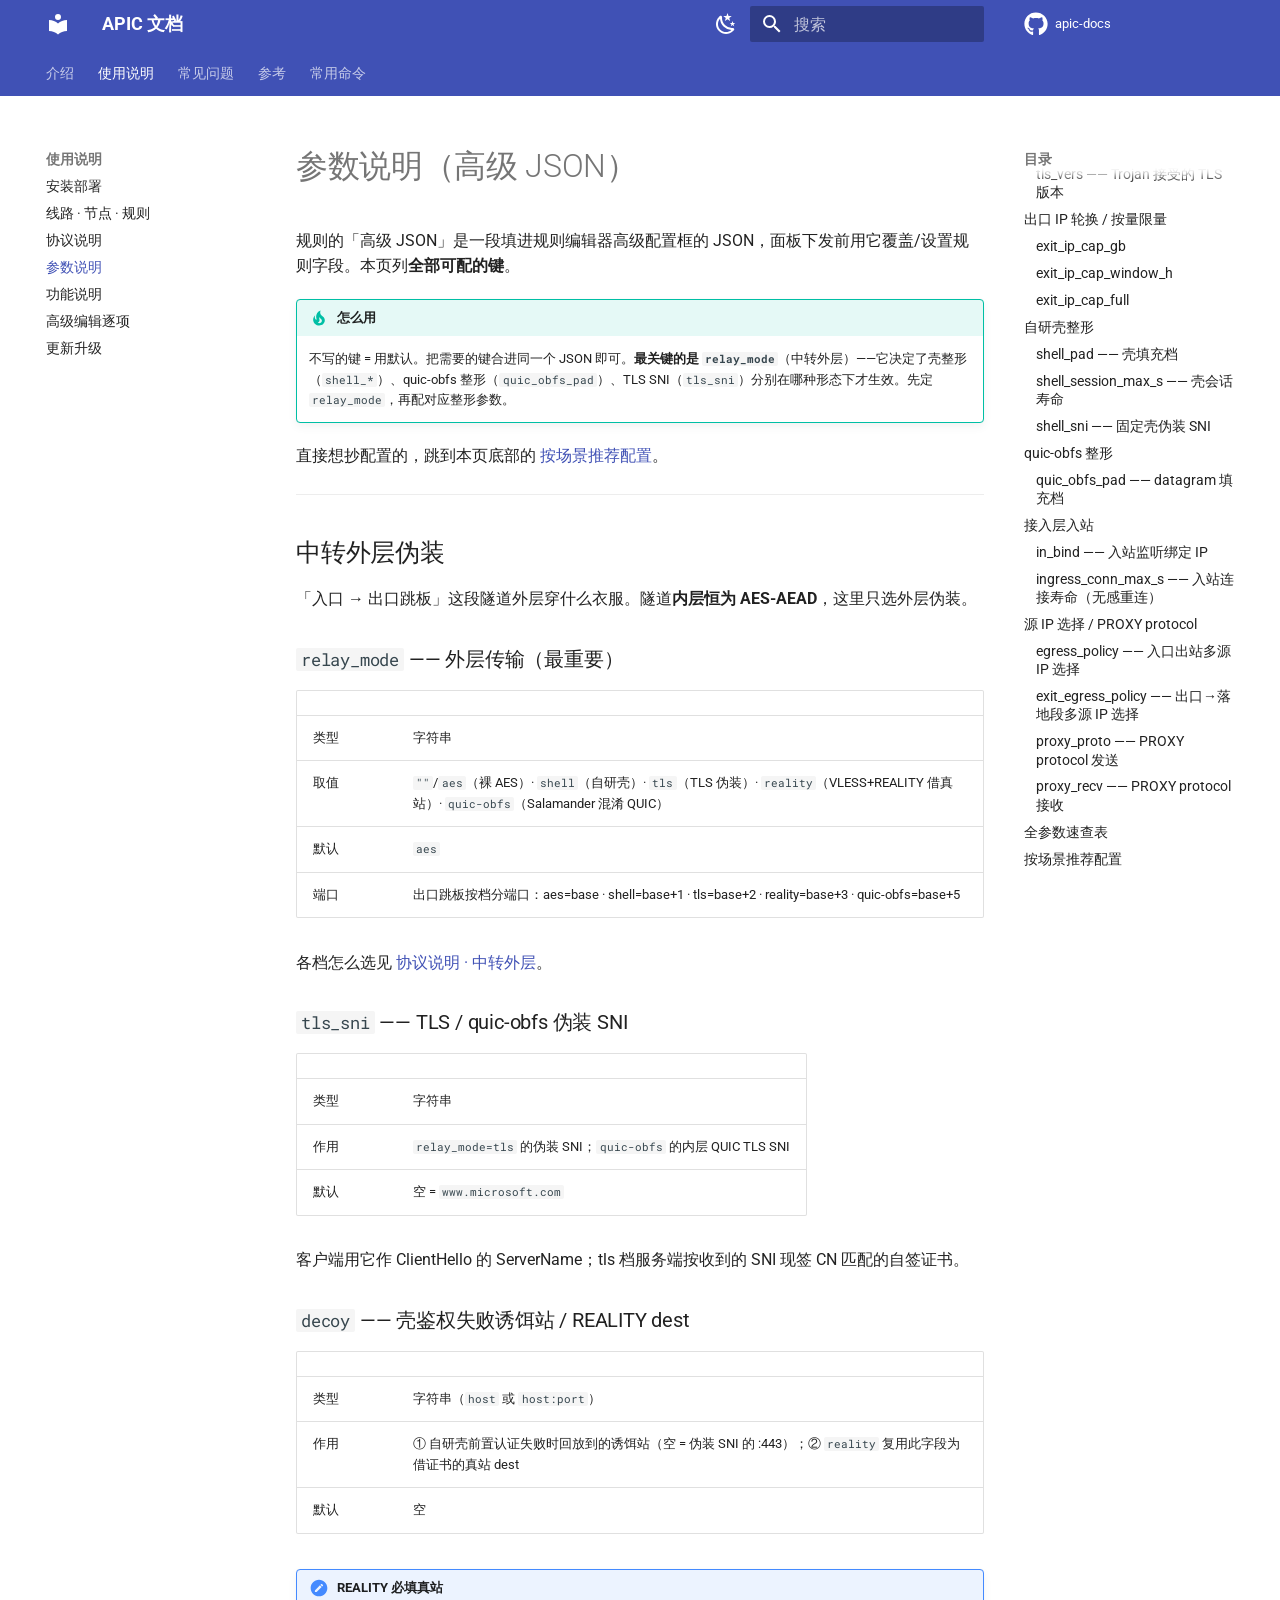
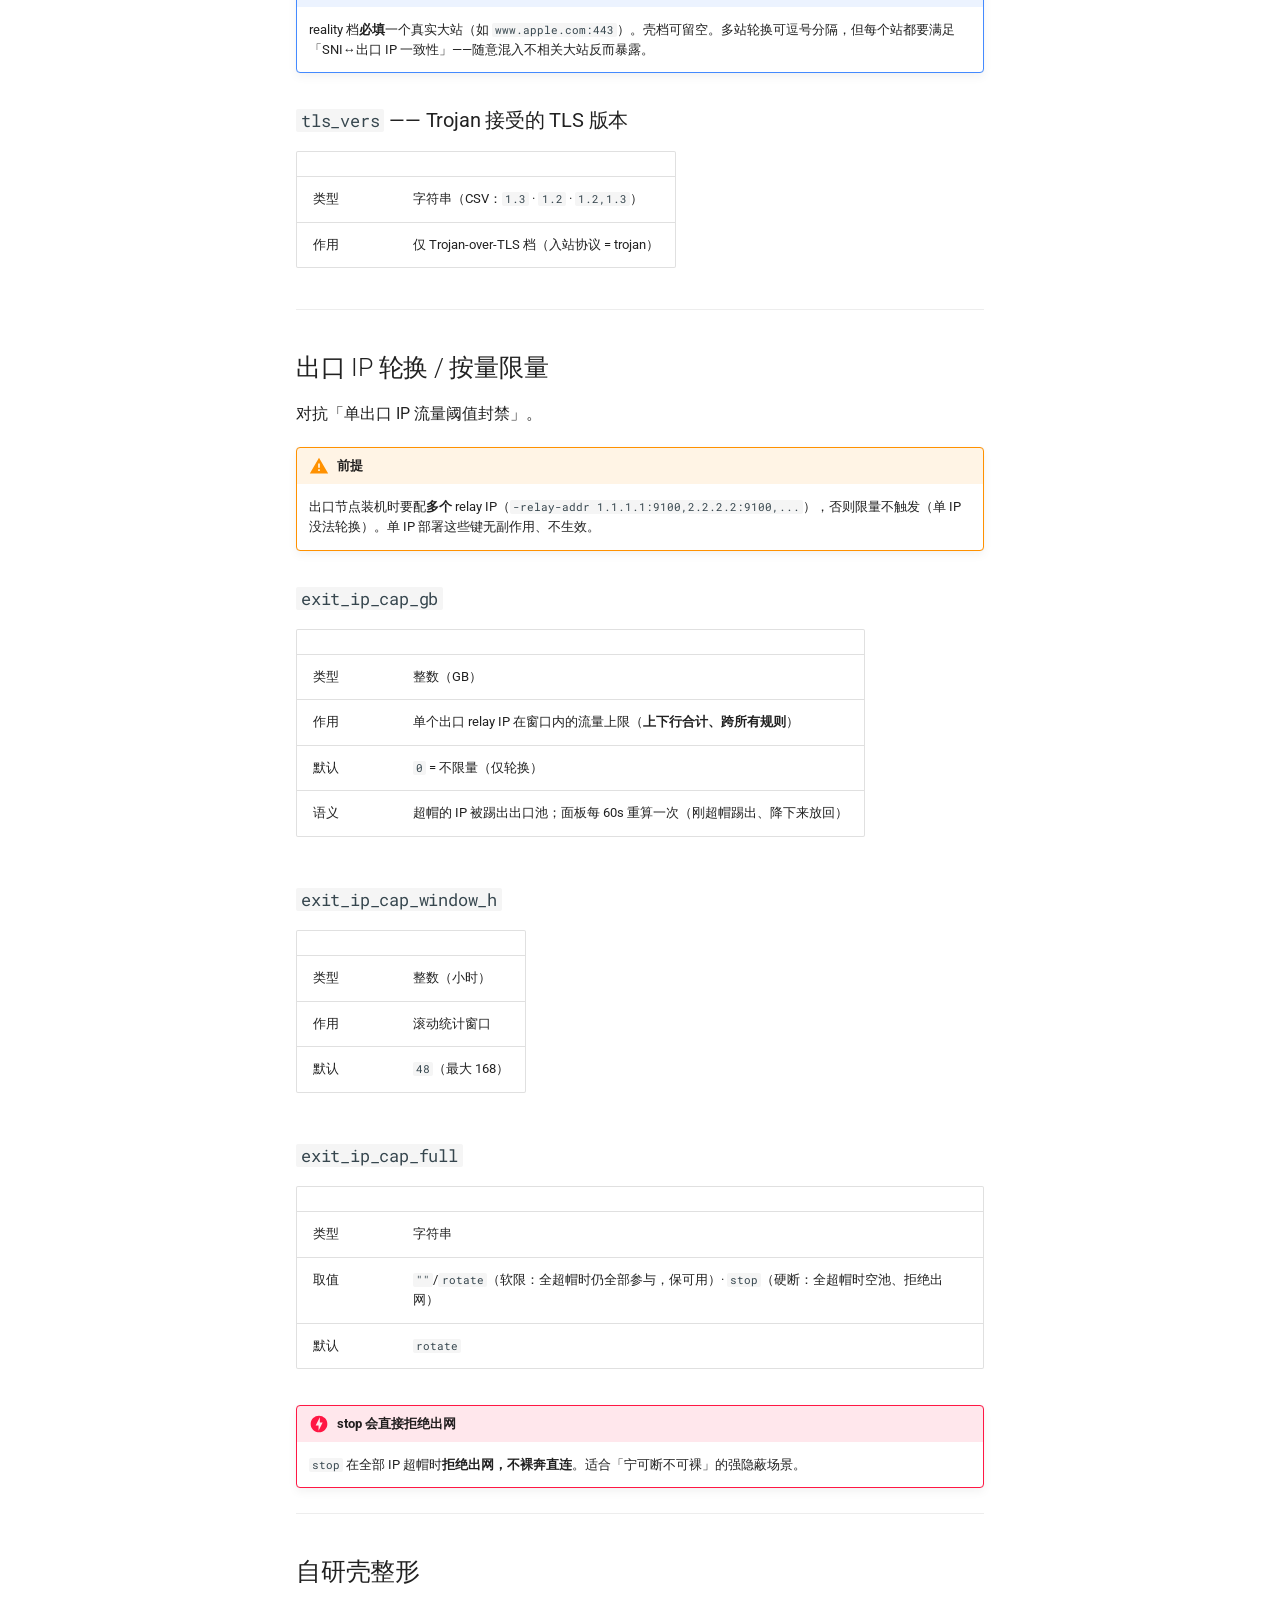
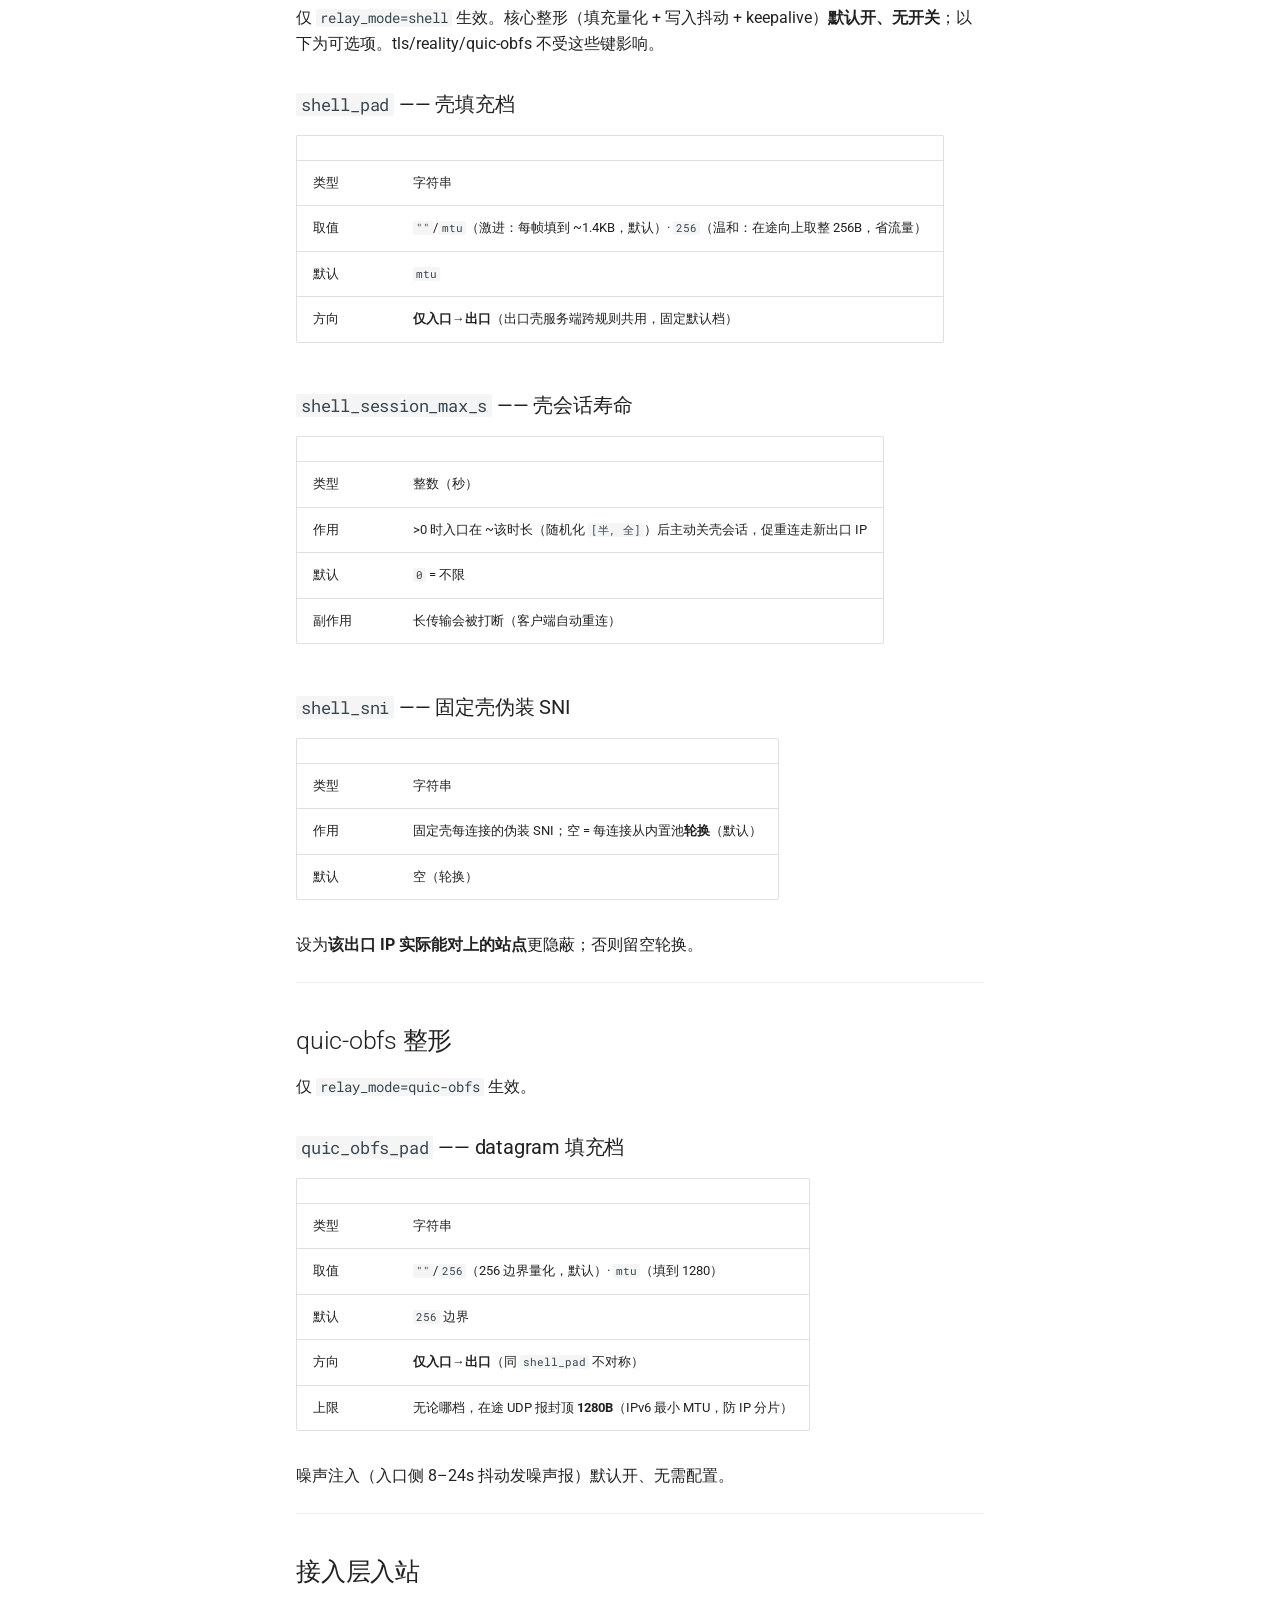
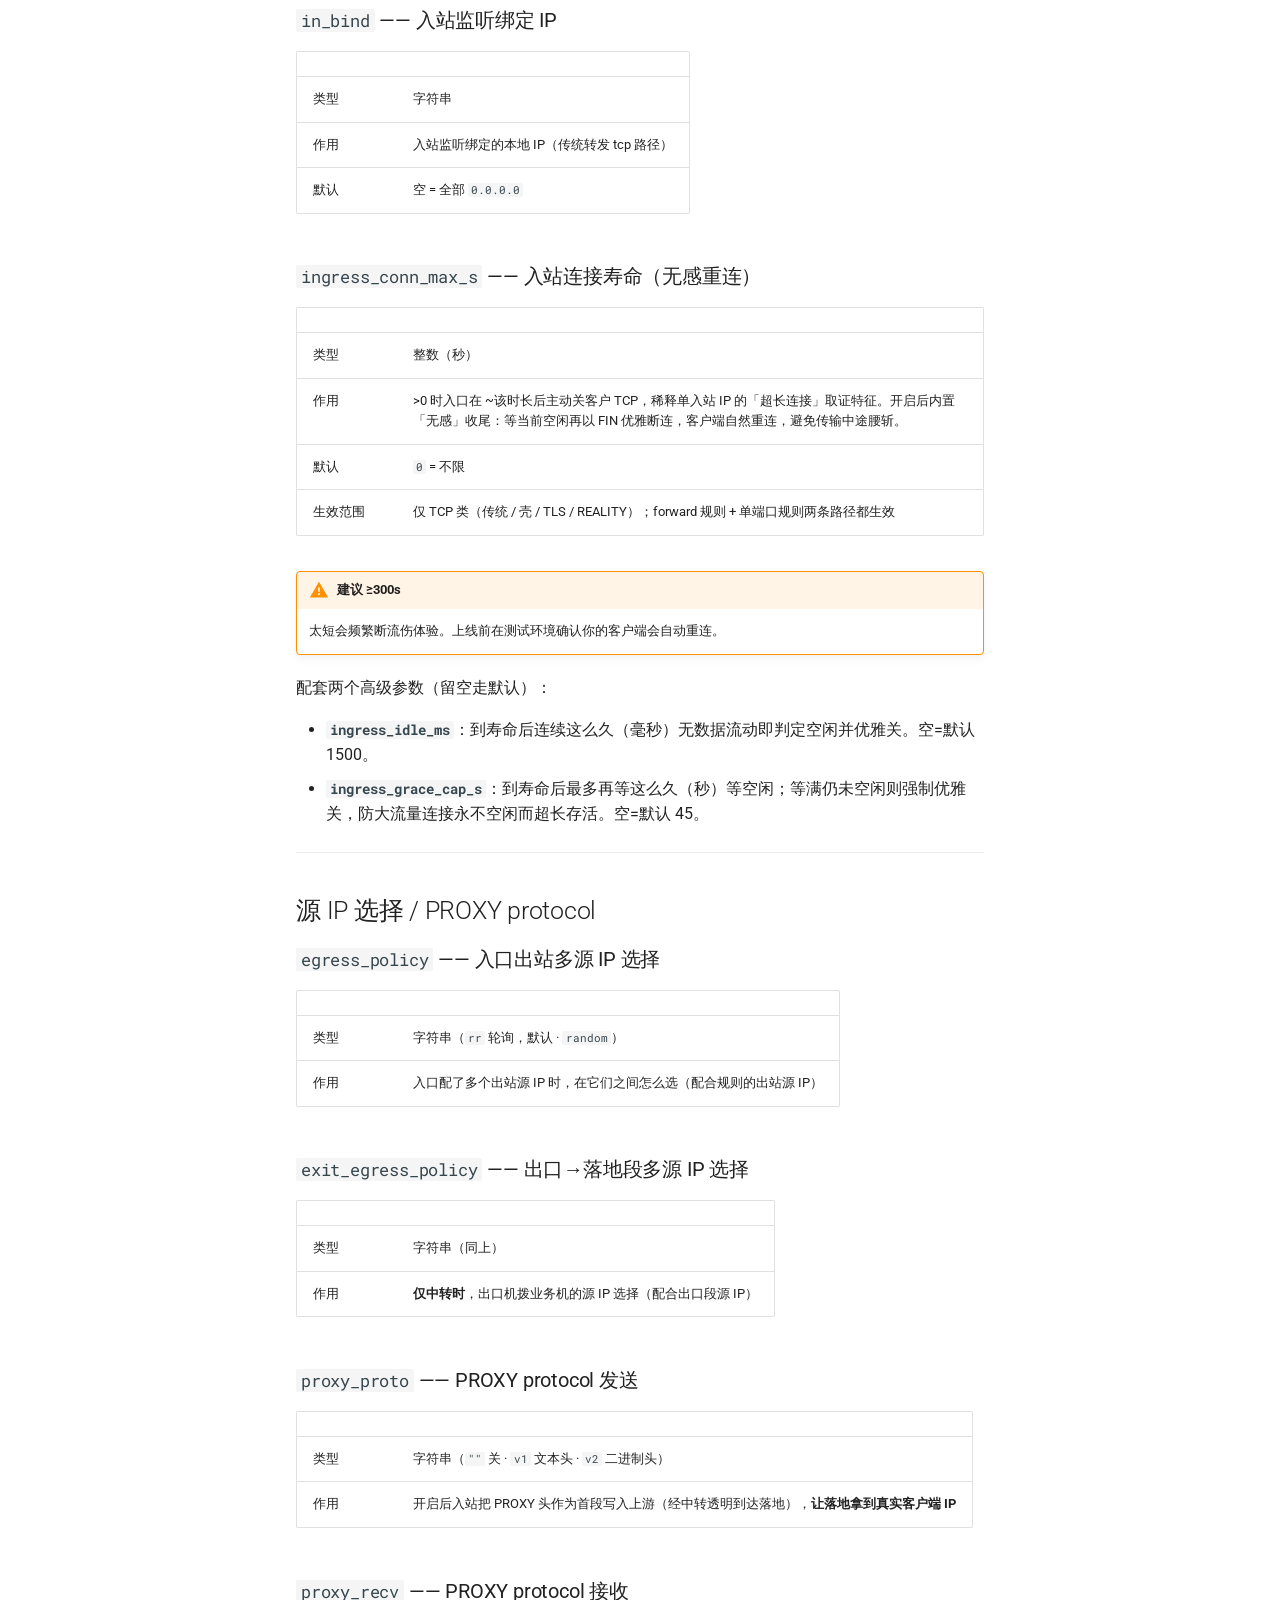
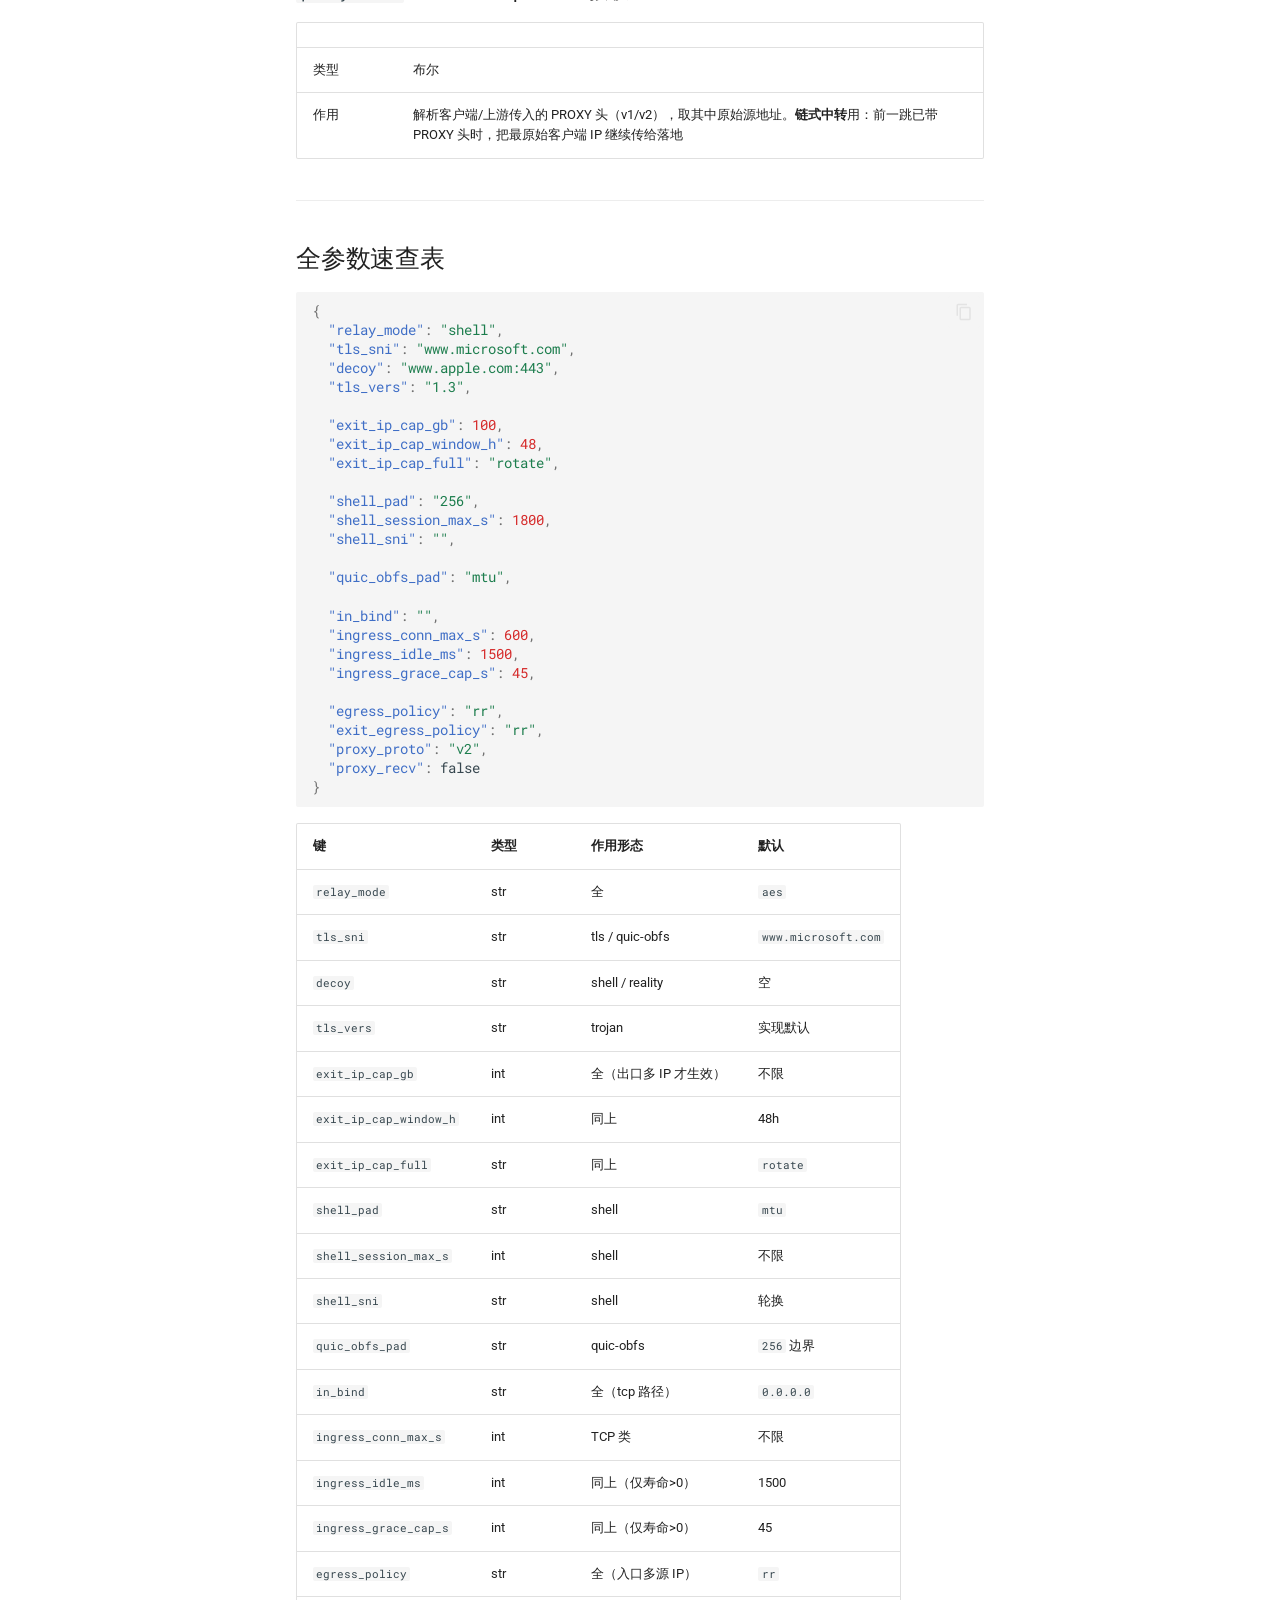
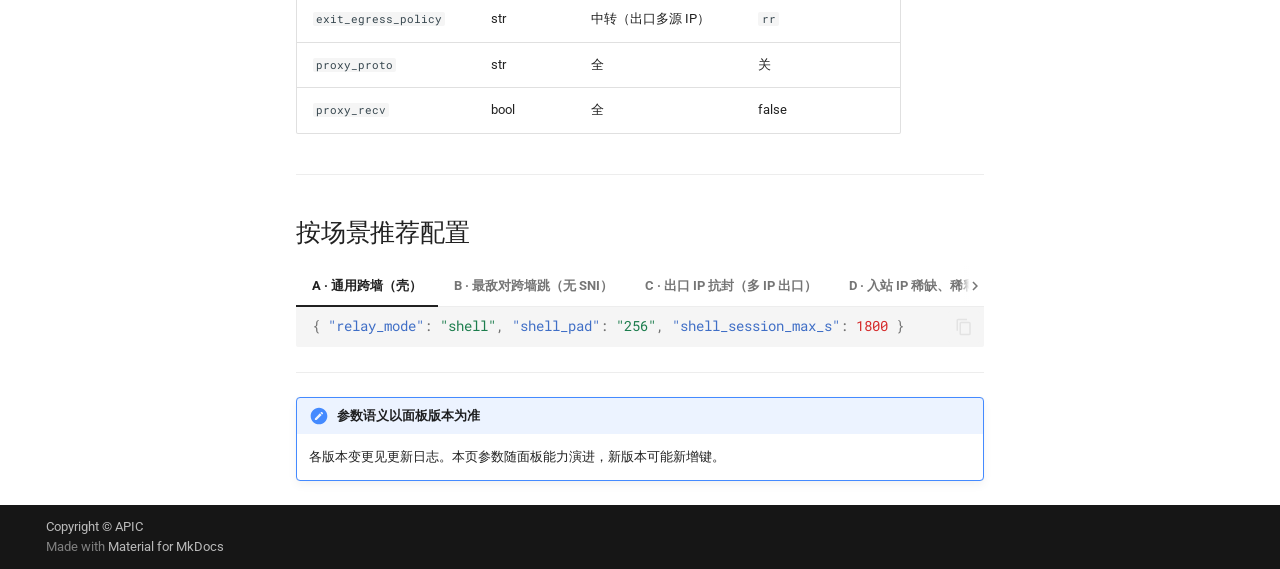
<file: guide/advanced/index.html>
<!doctype html>
<html lang="zh" class="no-js">
  <head>
    
      <meta charset="utf-8">
      <meta name="viewport" content="width=device-width,initial-scale=1">
      
        <meta name="description" content="APIC 中转 / CDN 面板 —— 安装、配置、运维与参考">
      
      
        <meta name="author" content="APIC">
      
      
        <link rel="canonical" href="https://docs.apic.gg/guide/advanced/">
      
      
        <link rel="prev" href="../protocols/">
      
      
        <link rel="next" href="../features/">
      
      
        
      
      
      <link rel="icon" href="../../assets/images/favicon.png">
      <meta name="generator" content="mkdocs-1.6.1, mkdocs-material-9.7.6">
    
    
      
        <title>参数说明 - APIC 文档</title>
      
    
    
      <link rel="stylesheet" href="../../assets/stylesheets/main.484c7ddc.min.css">
      
        
        <link rel="stylesheet" href="../../assets/stylesheets/palette.ab4e12ef.min.css">
      
      


    
    
      
    
    
      
        
        
        <link rel="preconnect" href="https://fonts.gstatic.com" crossorigin>
        <link rel="stylesheet" href="https://fonts.googleapis.com/css?family=Roboto:300,300i,400,400i,700,700i%7CRoboto+Mono:400,400i,700,700i&display=fallback">
        <style>:root{--md-text-font:"Roboto";--md-code-font:"Roboto Mono"}</style>
      
    
    
      <link rel="stylesheet" href="../../stylesheets/extra.css">
    
    <script>__md_scope=new URL("../..",location),__md_hash=e=>[...e].reduce(((e,_)=>(e<<5)-e+_.charCodeAt(0)),0),__md_get=(e,_=localStorage,t=__md_scope)=>JSON.parse(_.getItem(t.pathname+"."+e)),__md_set=(e,_,t=localStorage,a=__md_scope)=>{try{t.setItem(a.pathname+"."+e,JSON.stringify(_))}catch(e){}}</script>
    
      

    
    
  </head>
  
  
    
    
      
    
    
    
    
    <body dir="ltr" data-md-color-scheme="default" data-md-color-primary="indigo" data-md-color-accent="indigo">
  
    
    <input class="md-toggle" data-md-toggle="drawer" type="checkbox" id="__drawer" autocomplete="off">
    <input class="md-toggle" data-md-toggle="search" type="checkbox" id="__search" autocomplete="off">
    <label class="md-overlay" for="__drawer"></label>
    <div data-md-component="skip">
      
        
        <a href="#参数说明高级-json" class="md-skip">
          跳转至
        </a>
      
    </div>
    <div data-md-component="announce">
      
    </div>
    
    
      

<header class="md-header" data-md-component="header">
  <nav class="md-header__inner md-grid" aria-label="页眉">
    <a href="../.." title="APIC 文档" class="md-header__button md-logo" aria-label="APIC 文档" data-md-component="logo">
      
  
  <svg xmlns="http://www.w3.org/2000/svg" viewBox="0 0 24 24"><path d="M12 8a3 3 0 0 0 3-3 3 3 0 0 0-3-3 3 3 0 0 0-3 3 3 3 0 0 0 3 3m0 3.54C9.64 9.35 6.5 8 3 8v11c3.5 0 6.64 1.35 9 3.54 2.36-2.19 5.5-3.54 9-3.54V8c-3.5 0-6.64 1.35-9 3.54"/></svg>

    </a>
    <label class="md-header__button md-icon" for="__drawer">
      
      <svg xmlns="http://www.w3.org/2000/svg" viewBox="0 0 24 24"><path d="M3 6h18v2H3zm0 5h18v2H3zm0 5h18v2H3z"/></svg>
    </label>
    <div class="md-header__title" data-md-component="header-title">
      <div class="md-header__ellipsis">
        <div class="md-header__topic">
          <span class="md-ellipsis">
            APIC 文档
          </span>
        </div>
        <div class="md-header__topic" data-md-component="header-topic">
          <span class="md-ellipsis">
            
              参数说明
            
          </span>
        </div>
      </div>
    </div>
    
      
        <form class="md-header__option" data-md-component="palette">
  
    
    
    
    <input class="md-option" data-md-color-media="(prefers-color-scheme: light)" data-md-color-scheme="default" data-md-color-primary="indigo" data-md-color-accent="indigo"  aria-label="切换到深色"  type="radio" name="__palette" id="__palette_0">
    
      <label class="md-header__button md-icon" title="切换到深色" for="__palette_1" hidden>
        <svg xmlns="http://www.w3.org/2000/svg" viewBox="0 0 24 24"><path d="m17.75 4.09-2.53 1.94.91 3.06-2.63-1.81-2.63 1.81.91-3.06-2.53-1.94L12.44 4l1.06-3 1.06 3zm3.5 6.91-1.64 1.25.59 1.98-1.7-1.17-1.7 1.17.59-1.98L15.75 11l2.06-.05L18.5 9l.69 1.95zm-2.28 4.95c.83-.08 1.72 1.1 1.19 1.85-.32.45-.66.87-1.08 1.27C15.17 23 8.84 23 4.94 19.07c-3.91-3.9-3.91-10.24 0-14.14.4-.4.82-.76 1.27-1.08.75-.53 1.93.36 1.85 1.19-.27 2.86.69 5.83 2.89 8.02a9.96 9.96 0 0 0 8.02 2.89m-1.64 2.02a12.08 12.08 0 0 1-7.8-3.47c-2.17-2.19-3.33-5-3.49-7.82-2.81 3.14-2.7 7.96.31 10.98 3.02 3.01 7.84 3.12 10.98.31"/></svg>
      </label>
    
  
    
    
    
    <input class="md-option" data-md-color-media="(prefers-color-scheme: dark)" data-md-color-scheme="slate" data-md-color-primary="indigo" data-md-color-accent="indigo"  aria-label="切换到浅色"  type="radio" name="__palette" id="__palette_1">
    
      <label class="md-header__button md-icon" title="切换到浅色" for="__palette_0" hidden>
        <svg xmlns="http://www.w3.org/2000/svg" viewBox="0 0 24 24"><path d="M12 7a5 5 0 0 1 5 5 5 5 0 0 1-5 5 5 5 0 0 1-5-5 5 5 0 0 1 5-5m0 2a3 3 0 0 0-3 3 3 3 0 0 0 3 3 3 3 0 0 0 3-3 3 3 0 0 0-3-3m0-7 2.39 3.42C13.65 5.15 12.84 5 12 5s-1.65.15-2.39.42zM3.34 7l4.16-.35A7.2 7.2 0 0 0 5.94 8.5c-.44.74-.69 1.5-.83 2.29zm.02 10 1.76-3.77a7.131 7.131 0 0 0 2.38 4.14zM20.65 7l-1.77 3.79a7.02 7.02 0 0 0-2.38-4.15zm-.01 10-4.14.36c.59-.51 1.12-1.14 1.54-1.86.42-.73.69-1.5.83-2.29zM12 22l-2.41-3.44c.74.27 1.55.44 2.41.44.82 0 1.63-.17 2.37-.44z"/></svg>
      </label>
    
  
</form>
      
    
    
      <script>var palette=__md_get("__palette");if(palette&&palette.color){if("(prefers-color-scheme)"===palette.color.media){var media=matchMedia("(prefers-color-scheme: light)"),input=document.querySelector(media.matches?"[data-md-color-media='(prefers-color-scheme: light)']":"[data-md-color-media='(prefers-color-scheme: dark)']");palette.color.media=input.getAttribute("data-md-color-media"),palette.color.scheme=input.getAttribute("data-md-color-scheme"),palette.color.primary=input.getAttribute("data-md-color-primary"),palette.color.accent=input.getAttribute("data-md-color-accent")}for(var[key,value]of Object.entries(palette.color))document.body.setAttribute("data-md-color-"+key,value)}</script>
    
    
    
      
      
        <label class="md-header__button md-icon" for="__search">
          
          <svg xmlns="http://www.w3.org/2000/svg" viewBox="0 0 24 24"><path d="M9.5 3A6.5 6.5 0 0 1 16 9.5c0 1.61-.59 3.09-1.56 4.23l.27.27h.79l5 5-1.5 1.5-5-5v-.79l-.27-.27A6.52 6.52 0 0 1 9.5 16 6.5 6.5 0 0 1 3 9.5 6.5 6.5 0 0 1 9.5 3m0 2C7 5 5 7 5 9.5S7 14 9.5 14 14 12 14 9.5 12 5 9.5 5"/></svg>
        </label>
        <div class="md-search" data-md-component="search" role="dialog">
  <label class="md-search__overlay" for="__search"></label>
  <div class="md-search__inner" role="search">
    <form class="md-search__form" name="search">
      <input type="text" class="md-search__input" name="query" aria-label="搜索" placeholder="搜索" autocapitalize="off" autocorrect="off" autocomplete="off" spellcheck="false" data-md-component="search-query" required>
      <label class="md-search__icon md-icon" for="__search">
        
        <svg xmlns="http://www.w3.org/2000/svg" viewBox="0 0 24 24"><path d="M9.5 3A6.5 6.5 0 0 1 16 9.5c0 1.61-.59 3.09-1.56 4.23l.27.27h.79l5 5-1.5 1.5-5-5v-.79l-.27-.27A6.52 6.52 0 0 1 9.5 16 6.5 6.5 0 0 1 3 9.5 6.5 6.5 0 0 1 9.5 3m0 2C7 5 5 7 5 9.5S7 14 9.5 14 14 12 14 9.5 12 5 9.5 5"/></svg>
        
        <svg xmlns="http://www.w3.org/2000/svg" viewBox="0 0 24 24"><path d="M20 11v2H8l5.5 5.5-1.42 1.42L4.16 12l7.92-7.92L13.5 5.5 8 11z"/></svg>
      </label>
      <nav class="md-search__options" aria-label="查找">
        
        <button type="reset" class="md-search__icon md-icon" title="清空当前内容" aria-label="清空当前内容" tabindex="-1">
          
          <svg xmlns="http://www.w3.org/2000/svg" viewBox="0 0 24 24"><path d="M19 6.41 17.59 5 12 10.59 6.41 5 5 6.41 10.59 12 5 17.59 6.41 19 12 13.41 17.59 19 19 17.59 13.41 12z"/></svg>
        </button>
      </nav>
      
        <div class="md-search__suggest" data-md-component="search-suggest"></div>
      
    </form>
    <div class="md-search__output">
      <div class="md-search__scrollwrap" tabindex="0" data-md-scrollfix>
        <div class="md-search-result" data-md-component="search-result">
          <div class="md-search-result__meta">
            正在初始化搜索引擎
          </div>
          <ol class="md-search-result__list" role="presentation"></ol>
        </div>
      </div>
    </div>
  </div>
</div>
      
    
    
      <div class="md-header__source">
        <a href="https://github.com/cenbaixi/apic-docs" title="前往仓库" class="md-source" data-md-component="source">
  <div class="md-source__icon md-icon">
    
    <svg xmlns="http://www.w3.org/2000/svg" viewBox="0 0 512 512"><!--! Font Awesome Free 7.1.0 by @fontawesome - https://fontawesome.com License - https://fontawesome.com/license/free (Icons: CC BY 4.0, Fonts: SIL OFL 1.1, Code: MIT License) Copyright 2025 Fonticons, Inc.--><path d="M173.9 397.4c0 2-2.3 3.6-5.2 3.6-3.3.3-5.6-1.3-5.6-3.6 0-2 2.3-3.6 5.2-3.6 3-.3 5.6 1.3 5.6 3.6m-31.1-4.5c-.7 2 1.3 4.3 4.3 4.9 2.6 1 5.6 0 6.2-2s-1.3-4.3-4.3-5.2c-2.6-.7-5.5.3-6.2 2.3m44.2-1.7c-2.9.7-4.9 2.6-4.6 4.9.3 2 2.9 3.3 5.9 2.6 2.9-.7 4.9-2.6 4.6-4.6-.3-1.9-3-3.2-5.9-2.9M252.8 8C114.1 8 8 113.3 8 252c0 110.9 69.8 205.8 169.5 239.2 12.8 2.3 17.3-5.6 17.3-12.1 0-6.2-.3-40.4-.3-61.4 0 0-70 15-84.7-29.8 0 0-11.4-29.1-27.8-36.6 0 0-22.9-15.7 1.6-15.4 0 0 24.9 2 38.6 25.8 21.9 38.6 58.6 27.5 72.9 20.9 2.3-16 8.8-27.1 16-33.7-55.9-6.2-112.3-14.3-112.3-110.5 0-27.5 7.6-41.3 23.6-58.9-2.6-6.5-11.1-33.3 2.6-67.9 20.9-6.5 69 27 69 27 20-5.6 41.5-8.5 62.8-8.5s42.8 2.9 62.8 8.5c0 0 48.1-33.6 69-27 13.7 34.7 5.2 61.4 2.6 67.9 16 17.7 25.8 31.5 25.8 58.9 0 96.5-58.9 104.2-114.8 110.5 9.2 7.9 17 22.9 17 46.4 0 33.7-.3 75.4-.3 83.6 0 6.5 4.6 14.4 17.3 12.1C436.2 457.8 504 362.9 504 252 504 113.3 391.5 8 252.8 8M105.2 352.9c-1.3 1-1 3.3.7 5.2 1.6 1.6 3.9 2.3 5.2 1 1.3-1 1-3.3-.7-5.2-1.6-1.6-3.9-2.3-5.2-1m-10.8-8.1c-.7 1.3.3 2.9 2.3 3.9 1.6 1 3.6.7 4.3-.7.7-1.3-.3-2.9-2.3-3.9-2-.6-3.6-.3-4.3.7m32.4 35.6c-1.6 1.3-1 4.3 1.3 6.2 2.3 2.3 5.2 2.6 6.5 1 1.3-1.3.7-4.3-1.3-6.2-2.2-2.3-5.2-2.6-6.5-1m-11.4-14.7c-1.6 1-1.6 3.6 0 5.9s4.3 3.3 5.6 2.3c1.6-1.3 1.6-3.9 0-6.2-1.4-2.3-4-3.3-5.6-2"/></svg>
  </div>
  <div class="md-source__repository">
    apic-docs
  </div>
</a>
      </div>
    
  </nav>
  
</header>
    
    <div class="md-container" data-md-component="container">
      
      
        
          
            
<nav class="md-tabs" aria-label="标签" data-md-component="tabs">
  <div class="md-grid">
    <ul class="md-tabs__list">
      
        
  
  
  
  
    <li class="md-tabs__item">
      <a href="../.." class="md-tabs__link">
        
  
  
    
  
  介绍

      </a>
    </li>
  

      
        
  
  
  
    
  
  
    
    
      <li class="md-tabs__item md-tabs__item--active">
        <a href="../install/" class="md-tabs__link">
          
  
  
    
  
  使用说明

        </a>
      </li>
    
  

      
        
  
  
  
  
    <li class="md-tabs__item">
      <a href="../../faq/" class="md-tabs__link">
        
  
  
    
  
  常见问题

      </a>
    </li>
  

      
        
  
  
  
  
    <li class="md-tabs__item">
      <a href="../../reference/" class="md-tabs__link">
        
  
  
    
  
  参考

      </a>
    </li>
  

      
        
  
  
  
  
    <li class="md-tabs__item">
      <a href="../../commands/" class="md-tabs__link">
        
  
  
    
  
  常用命令

      </a>
    </li>
  

      
    </ul>
  </div>
</nav>
          
        
      
      <main class="md-main" data-md-component="main">
        <div class="md-main__inner md-grid">
          
            
              
              <div class="md-sidebar md-sidebar--primary" data-md-component="sidebar" data-md-type="navigation" >
                <div class="md-sidebar__scrollwrap">
                  <div class="md-sidebar__inner">
                    


  


<nav class="md-nav md-nav--primary md-nav--lifted" aria-label="导航栏" data-md-level="0">
  <label class="md-nav__title" for="__drawer">
    <a href="../.." title="APIC 文档" class="md-nav__button md-logo" aria-label="APIC 文档" data-md-component="logo">
      
  
  <svg xmlns="http://www.w3.org/2000/svg" viewBox="0 0 24 24"><path d="M12 8a3 3 0 0 0 3-3 3 3 0 0 0-3-3 3 3 0 0 0-3 3 3 3 0 0 0 3 3m0 3.54C9.64 9.35 6.5 8 3 8v11c3.5 0 6.64 1.35 9 3.54 2.36-2.19 5.5-3.54 9-3.54V8c-3.5 0-6.64 1.35-9 3.54"/></svg>

    </a>
    APIC 文档
  </label>
  
    <div class="md-nav__source">
      <a href="https://github.com/cenbaixi/apic-docs" title="前往仓库" class="md-source" data-md-component="source">
  <div class="md-source__icon md-icon">
    
    <svg xmlns="http://www.w3.org/2000/svg" viewBox="0 0 512 512"><!--! Font Awesome Free 7.1.0 by @fontawesome - https://fontawesome.com License - https://fontawesome.com/license/free (Icons: CC BY 4.0, Fonts: SIL OFL 1.1, Code: MIT License) Copyright 2025 Fonticons, Inc.--><path d="M173.9 397.4c0 2-2.3 3.6-5.2 3.6-3.3.3-5.6-1.3-5.6-3.6 0-2 2.3-3.6 5.2-3.6 3-.3 5.6 1.3 5.6 3.6m-31.1-4.5c-.7 2 1.3 4.3 4.3 4.9 2.6 1 5.6 0 6.2-2s-1.3-4.3-4.3-5.2c-2.6-.7-5.5.3-6.2 2.3m44.2-1.7c-2.9.7-4.9 2.6-4.6 4.9.3 2 2.9 3.3 5.9 2.6 2.9-.7 4.9-2.6 4.6-4.6-.3-1.9-3-3.2-5.9-2.9M252.8 8C114.1 8 8 113.3 8 252c0 110.9 69.8 205.8 169.5 239.2 12.8 2.3 17.3-5.6 17.3-12.1 0-6.2-.3-40.4-.3-61.4 0 0-70 15-84.7-29.8 0 0-11.4-29.1-27.8-36.6 0 0-22.9-15.7 1.6-15.4 0 0 24.9 2 38.6 25.8 21.9 38.6 58.6 27.5 72.9 20.9 2.3-16 8.8-27.1 16-33.7-55.9-6.2-112.3-14.3-112.3-110.5 0-27.5 7.6-41.3 23.6-58.9-2.6-6.5-11.1-33.3 2.6-67.9 20.9-6.5 69 27 69 27 20-5.6 41.5-8.5 62.8-8.5s42.8 2.9 62.8 8.5c0 0 48.1-33.6 69-27 13.7 34.7 5.2 61.4 2.6 67.9 16 17.7 25.8 31.5 25.8 58.9 0 96.5-58.9 104.2-114.8 110.5 9.2 7.9 17 22.9 17 46.4 0 33.7-.3 75.4-.3 83.6 0 6.5 4.6 14.4 17.3 12.1C436.2 457.8 504 362.9 504 252 504 113.3 391.5 8 252.8 8M105.2 352.9c-1.3 1-1 3.3.7 5.2 1.6 1.6 3.9 2.3 5.2 1 1.3-1 1-3.3-.7-5.2-1.6-1.6-3.9-2.3-5.2-1m-10.8-8.1c-.7 1.3.3 2.9 2.3 3.9 1.6 1 3.6.7 4.3-.7.7-1.3-.3-2.9-2.3-3.9-2-.6-3.6-.3-4.3.7m32.4 35.6c-1.6 1.3-1 4.3 1.3 6.2 2.3 2.3 5.2 2.6 6.5 1 1.3-1.3.7-4.3-1.3-6.2-2.2-2.3-5.2-2.6-6.5-1m-11.4-14.7c-1.6 1-1.6 3.6 0 5.9s4.3 3.3 5.6 2.3c1.6-1.3 1.6-3.9 0-6.2-1.4-2.3-4-3.3-5.6-2"/></svg>
  </div>
  <div class="md-source__repository">
    apic-docs
  </div>
</a>
    </div>
  
  <ul class="md-nav__list" data-md-scrollfix>
    
      
      
  
  
  
  
    <li class="md-nav__item">
      <a href="../.." class="md-nav__link">
        
  
  
  <span class="md-ellipsis">
    
  
    介绍
  

    
  </span>
  
  

      </a>
    </li>
  

    
      
      
  
  
    
  
  
  
    
    
      
        
      
        
      
        
      
        
      
        
      
        
      
        
      
    
    
    
      
        
        
      
      
        
      
    
    
    <li class="md-nav__item md-nav__item--active md-nav__item--section md-nav__item--nested">
      
        
        
        <input class="md-nav__toggle md-toggle " type="checkbox" id="__nav_2" checked>
        
          
          <label class="md-nav__link" for="__nav_2" id="__nav_2_label" tabindex="">
            
  
  
  <span class="md-ellipsis">
    
  
    使用说明
  

    
  </span>
  
  

            <span class="md-nav__icon md-icon"></span>
          </label>
        
        <nav class="md-nav" data-md-level="1" aria-labelledby="__nav_2_label" aria-expanded="true">
          <label class="md-nav__title" for="__nav_2">
            <span class="md-nav__icon md-icon"></span>
            
  
    使用说明
  

          </label>
          <ul class="md-nav__list" data-md-scrollfix>
            
              
                
  
  
  
  
    <li class="md-nav__item">
      <a href="../install/" class="md-nav__link">
        
  
  
  <span class="md-ellipsis">
    
  
    安装部署
  

    
  </span>
  
  

      </a>
    </li>
  

              
            
              
                
  
  
  
  
    <li class="md-nav__item">
      <a href="../usage/" class="md-nav__link">
        
  
  
  <span class="md-ellipsis">
    
  
    线路 · 节点 · 规则
  

    
  </span>
  
  

      </a>
    </li>
  

              
            
              
                
  
  
  
  
    <li class="md-nav__item">
      <a href="../protocols/" class="md-nav__link">
        
  
  
  <span class="md-ellipsis">
    
  
    协议说明
  

    
  </span>
  
  

      </a>
    </li>
  

              
            
              
                
  
  
    
  
  
  
    <li class="md-nav__item md-nav__item--active">
      
      <input class="md-nav__toggle md-toggle" type="checkbox" id="__toc">
      
      
        
      
      
        <label class="md-nav__link md-nav__link--active" for="__toc">
          
  
  
  <span class="md-ellipsis">
    
  
    参数说明
  

    
  </span>
  
  

          <span class="md-nav__icon md-icon"></span>
        </label>
      
      <a href="./" class="md-nav__link md-nav__link--active">
        
  
  
  <span class="md-ellipsis">
    
  
    参数说明
  

    
  </span>
  
  

      </a>
      
        

<nav class="md-nav md-nav--secondary" aria-label="目录">
  
  
  
    
  
  
    <label class="md-nav__title" for="__toc">
      <span class="md-nav__icon md-icon"></span>
      目录
    </label>
    <ul class="md-nav__list" data-md-component="toc" data-md-scrollfix>
      
        <li class="md-nav__item">
  <a href="#中转外层伪装" class="md-nav__link">
    <span class="md-ellipsis">
      
        中转外层伪装
      
    </span>
  </a>
  
    <nav class="md-nav" aria-label="中转外层伪装">
      <ul class="md-nav__list">
        
          <li class="md-nav__item">
  <a href="#relay_mode--外层传输最重要" class="md-nav__link">
    <span class="md-ellipsis">
      
        relay_mode —— 外层传输（最重要）
      
    </span>
  </a>
  
</li>
        
          <li class="md-nav__item">
  <a href="#tls_sni--tls--quic-obfs-伪装-sni" class="md-nav__link">
    <span class="md-ellipsis">
      
        tls_sni —— TLS / quic-obfs 伪装 SNI
      
    </span>
  </a>
  
</li>
        
          <li class="md-nav__item">
  <a href="#decoy--壳鉴权失败诱饵站--reality-dest" class="md-nav__link">
    <span class="md-ellipsis">
      
        decoy —— 壳鉴权失败诱饵站 / REALITY dest
      
    </span>
  </a>
  
</li>
        
          <li class="md-nav__item">
  <a href="#tls_vers--trojan-接受的-tls-版本" class="md-nav__link">
    <span class="md-ellipsis">
      
        tls_vers —— Trojan 接受的 TLS 版本
      
    </span>
  </a>
  
</li>
        
      </ul>
    </nav>
  
</li>
      
        <li class="md-nav__item">
  <a href="#exit-ip-cap" class="md-nav__link">
    <span class="md-ellipsis">
      
        出口 IP 轮换 / 按量限量
      
    </span>
  </a>
  
    <nav class="md-nav" aria-label="出口 IP 轮换 / 按量限量">
      <ul class="md-nav__list">
        
          <li class="md-nav__item">
  <a href="#exit_ip_cap_gb" class="md-nav__link">
    <span class="md-ellipsis">
      
        exit_ip_cap_gb
      
    </span>
  </a>
  
</li>
        
          <li class="md-nav__item">
  <a href="#exit_ip_cap_window_h" class="md-nav__link">
    <span class="md-ellipsis">
      
        exit_ip_cap_window_h
      
    </span>
  </a>
  
</li>
        
          <li class="md-nav__item">
  <a href="#exit_ip_cap_full" class="md-nav__link">
    <span class="md-ellipsis">
      
        exit_ip_cap_full
      
    </span>
  </a>
  
</li>
        
      </ul>
    </nav>
  
</li>
      
        <li class="md-nav__item">
  <a href="#自研壳整形" class="md-nav__link">
    <span class="md-ellipsis">
      
        自研壳整形
      
    </span>
  </a>
  
    <nav class="md-nav" aria-label="自研壳整形">
      <ul class="md-nav__list">
        
          <li class="md-nav__item">
  <a href="#shell_pad--壳填充档" class="md-nav__link">
    <span class="md-ellipsis">
      
        shell_pad —— 壳填充档
      
    </span>
  </a>
  
</li>
        
          <li class="md-nav__item">
  <a href="#shell_session_max_s--壳会话寿命" class="md-nav__link">
    <span class="md-ellipsis">
      
        shell_session_max_s —— 壳会话寿命
      
    </span>
  </a>
  
</li>
        
          <li class="md-nav__item">
  <a href="#shell_sni--固定壳伪装-sni" class="md-nav__link">
    <span class="md-ellipsis">
      
        shell_sni —— 固定壳伪装 SNI
      
    </span>
  </a>
  
</li>
        
      </ul>
    </nav>
  
</li>
      
        <li class="md-nav__item">
  <a href="#quic-obfs-整形" class="md-nav__link">
    <span class="md-ellipsis">
      
        quic-obfs 整形
      
    </span>
  </a>
  
    <nav class="md-nav" aria-label="quic-obfs 整形">
      <ul class="md-nav__list">
        
          <li class="md-nav__item">
  <a href="#quic_obfs_pad--datagram-填充档" class="md-nav__link">
    <span class="md-ellipsis">
      
        quic_obfs_pad —— datagram 填充档
      
    </span>
  </a>
  
</li>
        
      </ul>
    </nav>
  
</li>
      
        <li class="md-nav__item">
  <a href="#接入层入站" class="md-nav__link">
    <span class="md-ellipsis">
      
        接入层入站
      
    </span>
  </a>
  
    <nav class="md-nav" aria-label="接入层入站">
      <ul class="md-nav__list">
        
          <li class="md-nav__item">
  <a href="#in_bind--入站监听绑定-ip" class="md-nav__link">
    <span class="md-ellipsis">
      
        in_bind —— 入站监听绑定 IP
      
    </span>
  </a>
  
</li>
        
          <li class="md-nav__item">
  <a href="#ingress_conn_max_s--入站连接寿命无感重连" class="md-nav__link">
    <span class="md-ellipsis">
      
        ingress_conn_max_s —— 入站连接寿命（无感重连）
      
    </span>
  </a>
  
</li>
        
      </ul>
    </nav>
  
</li>
      
        <li class="md-nav__item">
  <a href="#源-ip-选择--proxy-protocol" class="md-nav__link">
    <span class="md-ellipsis">
      
        源 IP 选择 / PROXY protocol
      
    </span>
  </a>
  
    <nav class="md-nav" aria-label="源 IP 选择 / PROXY protocol">
      <ul class="md-nav__list">
        
          <li class="md-nav__item">
  <a href="#egress_policy--入口出站多源-ip-选择" class="md-nav__link">
    <span class="md-ellipsis">
      
        egress_policy —— 入口出站多源 IP 选择
      
    </span>
  </a>
  
</li>
        
          <li class="md-nav__item">
  <a href="#exit_egress_policy--出口落地段多源-ip-选择" class="md-nav__link">
    <span class="md-ellipsis">
      
        exit_egress_policy —— 出口→落地段多源 IP 选择
      
    </span>
  </a>
  
</li>
        
          <li class="md-nav__item">
  <a href="#proxy_proto--proxy-protocol-发送" class="md-nav__link">
    <span class="md-ellipsis">
      
        proxy_proto —— PROXY protocol 发送
      
    </span>
  </a>
  
</li>
        
          <li class="md-nav__item">
  <a href="#proxy_recv--proxy-protocol-接收" class="md-nav__link">
    <span class="md-ellipsis">
      
        proxy_recv —— PROXY protocol 接收
      
    </span>
  </a>
  
</li>
        
      </ul>
    </nav>
  
</li>
      
        <li class="md-nav__item">
  <a href="#全参数速查表" class="md-nav__link">
    <span class="md-ellipsis">
      
        全参数速查表
      
    </span>
  </a>
  
</li>
      
        <li class="md-nav__item">
  <a href="#按场景推荐配置" class="md-nav__link">
    <span class="md-ellipsis">
      
        按场景推荐配置
      
    </span>
  </a>
  
</li>
      
    </ul>
  
</nav>
      
    </li>
  

              
            
              
                
  
  
  
  
    <li class="md-nav__item">
      <a href="../features/" class="md-nav__link">
        
  
  
  <span class="md-ellipsis">
    
  
    功能说明
  

    
  </span>
  
  

      </a>
    </li>
  

              
            
              
                
  
  
  
  
    <li class="md-nav__item">
      <a href="../fields/" class="md-nav__link">
        
  
  
  <span class="md-ellipsis">
    
  
    高级编辑逐项
  

    
  </span>
  
  

      </a>
    </li>
  

              
            
              
                
  
  
  
  
    <li class="md-nav__item">
      <a href="../update/" class="md-nav__link">
        
  
  
  <span class="md-ellipsis">
    
  
    更新升级
  

    
  </span>
  
  

      </a>
    </li>
  

              
            
          </ul>
        </nav>
      
    </li>
  

    
      
      
  
  
  
  
    <li class="md-nav__item">
      <a href="../../faq/" class="md-nav__link">
        
  
  
  <span class="md-ellipsis">
    
  
    常见问题
  

    
  </span>
  
  

      </a>
    </li>
  

    
      
      
  
  
  
  
    <li class="md-nav__item">
      <a href="../../reference/" class="md-nav__link">
        
  
  
  <span class="md-ellipsis">
    
  
    参考
  

    
  </span>
  
  

      </a>
    </li>
  

    
      
      
  
  
  
  
    <li class="md-nav__item">
      <a href="../../commands/" class="md-nav__link">
        
  
  
  <span class="md-ellipsis">
    
  
    常用命令
  

    
  </span>
  
  

      </a>
    </li>
  

    
  </ul>
</nav>
                  </div>
                </div>
              </div>
            
            
              
              <div class="md-sidebar md-sidebar--secondary" data-md-component="sidebar" data-md-type="toc" >
                <div class="md-sidebar__scrollwrap">
                  <div class="md-sidebar__inner">
                    

<nav class="md-nav md-nav--secondary" aria-label="目录">
  
  
  
    
  
  
    <label class="md-nav__title" for="__toc">
      <span class="md-nav__icon md-icon"></span>
      目录
    </label>
    <ul class="md-nav__list" data-md-component="toc" data-md-scrollfix>
      
        <li class="md-nav__item">
  <a href="#中转外层伪装" class="md-nav__link">
    <span class="md-ellipsis">
      
        中转外层伪装
      
    </span>
  </a>
  
    <nav class="md-nav" aria-label="中转外层伪装">
      <ul class="md-nav__list">
        
          <li class="md-nav__item">
  <a href="#relay_mode--外层传输最重要" class="md-nav__link">
    <span class="md-ellipsis">
      
        relay_mode —— 外层传输（最重要）
      
    </span>
  </a>
  
</li>
        
          <li class="md-nav__item">
  <a href="#tls_sni--tls--quic-obfs-伪装-sni" class="md-nav__link">
    <span class="md-ellipsis">
      
        tls_sni —— TLS / quic-obfs 伪装 SNI
      
    </span>
  </a>
  
</li>
        
          <li class="md-nav__item">
  <a href="#decoy--壳鉴权失败诱饵站--reality-dest" class="md-nav__link">
    <span class="md-ellipsis">
      
        decoy —— 壳鉴权失败诱饵站 / REALITY dest
      
    </span>
  </a>
  
</li>
        
          <li class="md-nav__item">
  <a href="#tls_vers--trojan-接受的-tls-版本" class="md-nav__link">
    <span class="md-ellipsis">
      
        tls_vers —— Trojan 接受的 TLS 版本
      
    </span>
  </a>
  
</li>
        
      </ul>
    </nav>
  
</li>
      
        <li class="md-nav__item">
  <a href="#exit-ip-cap" class="md-nav__link">
    <span class="md-ellipsis">
      
        出口 IP 轮换 / 按量限量
      
    </span>
  </a>
  
    <nav class="md-nav" aria-label="出口 IP 轮换 / 按量限量">
      <ul class="md-nav__list">
        
          <li class="md-nav__item">
  <a href="#exit_ip_cap_gb" class="md-nav__link">
    <span class="md-ellipsis">
      
        exit_ip_cap_gb
      
    </span>
  </a>
  
</li>
        
          <li class="md-nav__item">
  <a href="#exit_ip_cap_window_h" class="md-nav__link">
    <span class="md-ellipsis">
      
        exit_ip_cap_window_h
      
    </span>
  </a>
  
</li>
        
          <li class="md-nav__item">
  <a href="#exit_ip_cap_full" class="md-nav__link">
    <span class="md-ellipsis">
      
        exit_ip_cap_full
      
    </span>
  </a>
  
</li>
        
      </ul>
    </nav>
  
</li>
      
        <li class="md-nav__item">
  <a href="#自研壳整形" class="md-nav__link">
    <span class="md-ellipsis">
      
        自研壳整形
      
    </span>
  </a>
  
    <nav class="md-nav" aria-label="自研壳整形">
      <ul class="md-nav__list">
        
          <li class="md-nav__item">
  <a href="#shell_pad--壳填充档" class="md-nav__link">
    <span class="md-ellipsis">
      
        shell_pad —— 壳填充档
      
    </span>
  </a>
  
</li>
        
          <li class="md-nav__item">
  <a href="#shell_session_max_s--壳会话寿命" class="md-nav__link">
    <span class="md-ellipsis">
      
        shell_session_max_s —— 壳会话寿命
      
    </span>
  </a>
  
</li>
        
          <li class="md-nav__item">
  <a href="#shell_sni--固定壳伪装-sni" class="md-nav__link">
    <span class="md-ellipsis">
      
        shell_sni —— 固定壳伪装 SNI
      
    </span>
  </a>
  
</li>
        
      </ul>
    </nav>
  
</li>
      
        <li class="md-nav__item">
  <a href="#quic-obfs-整形" class="md-nav__link">
    <span class="md-ellipsis">
      
        quic-obfs 整形
      
    </span>
  </a>
  
    <nav class="md-nav" aria-label="quic-obfs 整形">
      <ul class="md-nav__list">
        
          <li class="md-nav__item">
  <a href="#quic_obfs_pad--datagram-填充档" class="md-nav__link">
    <span class="md-ellipsis">
      
        quic_obfs_pad —— datagram 填充档
      
    </span>
  </a>
  
</li>
        
      </ul>
    </nav>
  
</li>
      
        <li class="md-nav__item">
  <a href="#接入层入站" class="md-nav__link">
    <span class="md-ellipsis">
      
        接入层入站
      
    </span>
  </a>
  
    <nav class="md-nav" aria-label="接入层入站">
      <ul class="md-nav__list">
        
          <li class="md-nav__item">
  <a href="#in_bind--入站监听绑定-ip" class="md-nav__link">
    <span class="md-ellipsis">
      
        in_bind —— 入站监听绑定 IP
      
    </span>
  </a>
  
</li>
        
          <li class="md-nav__item">
  <a href="#ingress_conn_max_s--入站连接寿命无感重连" class="md-nav__link">
    <span class="md-ellipsis">
      
        ingress_conn_max_s —— 入站连接寿命（无感重连）
      
    </span>
  </a>
  
</li>
        
      </ul>
    </nav>
  
</li>
      
        <li class="md-nav__item">
  <a href="#源-ip-选择--proxy-protocol" class="md-nav__link">
    <span class="md-ellipsis">
      
        源 IP 选择 / PROXY protocol
      
    </span>
  </a>
  
    <nav class="md-nav" aria-label="源 IP 选择 / PROXY protocol">
      <ul class="md-nav__list">
        
          <li class="md-nav__item">
  <a href="#egress_policy--入口出站多源-ip-选择" class="md-nav__link">
    <span class="md-ellipsis">
      
        egress_policy —— 入口出站多源 IP 选择
      
    </span>
  </a>
  
</li>
        
          <li class="md-nav__item">
  <a href="#exit_egress_policy--出口落地段多源-ip-选择" class="md-nav__link">
    <span class="md-ellipsis">
      
        exit_egress_policy —— 出口→落地段多源 IP 选择
      
    </span>
  </a>
  
</li>
        
          <li class="md-nav__item">
  <a href="#proxy_proto--proxy-protocol-发送" class="md-nav__link">
    <span class="md-ellipsis">
      
        proxy_proto —— PROXY protocol 发送
      
    </span>
  </a>
  
</li>
        
          <li class="md-nav__item">
  <a href="#proxy_recv--proxy-protocol-接收" class="md-nav__link">
    <span class="md-ellipsis">
      
        proxy_recv —— PROXY protocol 接收
      
    </span>
  </a>
  
</li>
        
      </ul>
    </nav>
  
</li>
      
        <li class="md-nav__item">
  <a href="#全参数速查表" class="md-nav__link">
    <span class="md-ellipsis">
      
        全参数速查表
      
    </span>
  </a>
  
</li>
      
        <li class="md-nav__item">
  <a href="#按场景推荐配置" class="md-nav__link">
    <span class="md-ellipsis">
      
        按场景推荐配置
      
    </span>
  </a>
  
</li>
      
    </ul>
  
</nav>
                  </div>
                </div>
              </div>
            
          
          
            <div class="md-content" data-md-component="content">
              
              <article class="md-content__inner md-typeset">
                
                  


  
  


<h1 id="参数说明高级-json">参数说明（高级 JSON）<a class="headerlink" href="#参数说明高级-json" title="Permanent link">&para;</a></h1>
<p>规则的「高级 JSON」是一段填进规则编辑器高级配置框的 JSON，面板下发前用它覆盖/设置规则字段。本页列<strong>全部可配的键</strong>。</p>
<div class="admonition tip">
<p class="admonition-title">怎么用</p>
<p>不写的键 = 用默认。把需要的键合进同一个 JSON 即可。<strong>最关键的是 <code>relay_mode</code></strong>（中转外层）——它决定了壳整形（<code>shell_*</code>）、quic-obfs 整形（<code>quic_obfs_pad</code>）、TLS SNI（<code>tls_sni</code>）分别在哪种形态下才生效。先定 <code>relay_mode</code>，再配对应整形参数。</p>
</div>
<p>直接想抄配置的，跳到本页底部的 <a href="#按场景推荐配置">按场景推荐配置</a>。</p>
<hr />
<h2 id="中转外层伪装">中转外层伪装<a class="headerlink" href="#中转外层伪装" title="Permanent link">&para;</a></h2>
<p>「入口 → 出口跳板」这段隧道外层穿什么衣服。隧道<strong>内层恒为 AES-AEAD</strong>，这里只选外层伪装。</p>
<h3 id="relay_mode--外层传输最重要"><code>relay_mode</code> —— 外层传输（最重要）<a class="headerlink" href="#relay_mode--外层传输最重要" title="Permanent link">&para;</a></h3>
<table>
<thead>
<tr>
<th></th>
<th></th>
</tr>
</thead>
<tbody>
<tr>
<td>类型</td>
<td>字符串</td>
</tr>
<tr>
<td>取值</td>
<td><code>""</code>/<code>aes</code>（裸 AES）· <code>shell</code>（自研壳）· <code>tls</code>（TLS 伪装）· <code>reality</code>（VLESS+REALITY 借真站）· <code>quic-obfs</code>（Salamander 混淆 QUIC）</td>
</tr>
<tr>
<td>默认</td>
<td><code>aes</code></td>
</tr>
<tr>
<td>端口</td>
<td>出口跳板按档分端口：aes=base · shell=base+1 · tls=base+2 · reality=base+3 · quic-obfs=base+5</td>
</tr>
</tbody>
</table>
<p>各档怎么选见 <a href="../protocols/#二中转外层协议层">协议说明 · 中转外层</a>。</p>
<h3 id="tls_sni--tls--quic-obfs-伪装-sni"><code>tls_sni</code> —— TLS / quic-obfs 伪装 SNI<a class="headerlink" href="#tls_sni--tls--quic-obfs-伪装-sni" title="Permanent link">&para;</a></h3>
<table>
<thead>
<tr>
<th></th>
<th></th>
</tr>
</thead>
<tbody>
<tr>
<td>类型</td>
<td>字符串</td>
</tr>
<tr>
<td>作用</td>
<td><code>relay_mode=tls</code> 的伪装 SNI；<code>quic-obfs</code> 的内层 QUIC TLS SNI</td>
</tr>
<tr>
<td>默认</td>
<td>空 = <code>www.microsoft.com</code></td>
</tr>
</tbody>
</table>
<p>客户端用它作 ClientHello 的 ServerName；tls 档服务端按收到的 SNI 现签 CN 匹配的自签证书。</p>
<h3 id="decoy--壳鉴权失败诱饵站--reality-dest"><code>decoy</code> —— 壳鉴权失败诱饵站 / REALITY dest<a class="headerlink" href="#decoy--壳鉴权失败诱饵站--reality-dest" title="Permanent link">&para;</a></h3>
<table>
<thead>
<tr>
<th></th>
<th></th>
</tr>
</thead>
<tbody>
<tr>
<td>类型</td>
<td>字符串（<code>host</code> 或 <code>host:port</code>）</td>
</tr>
<tr>
<td>作用</td>
<td>① 自研壳前置认证失败时回放到的诱饵站（空 = 伪装 SNI 的 :443）；② <code>reality</code> 复用此字段为借证书的真站 dest</td>
</tr>
<tr>
<td>默认</td>
<td>空</td>
</tr>
</tbody>
</table>
<div class="admonition note">
<p class="admonition-title">REALITY 必填真站</p>
<p>reality 档<strong>必填</strong>一个真实大站（如 <code>www.apple.com:443</code>）。壳档可留空。多站轮换可逗号分隔，但每个站都要满足「SNI↔出口 IP 一致性」——随意混入不相关大站反而暴露。</p>
</div>
<h3 id="tls_vers--trojan-接受的-tls-版本"><code>tls_vers</code> —— Trojan 接受的 TLS 版本<a class="headerlink" href="#tls_vers--trojan-接受的-tls-版本" title="Permanent link">&para;</a></h3>
<table>
<thead>
<tr>
<th></th>
<th></th>
</tr>
</thead>
<tbody>
<tr>
<td>类型</td>
<td>字符串（CSV：<code>1.3</code> · <code>1.2</code> · <code>1.2,1.3</code>）</td>
</tr>
<tr>
<td>作用</td>
<td>仅 Trojan-over-TLS 档（入站协议 = trojan）</td>
</tr>
</tbody>
</table>
<hr />
<h2 id="exit-ip-cap">出口 IP 轮换 / 按量限量<a class="headerlink" href="#exit-ip-cap" title="Permanent link">&para;</a></h2>
<p>对抗「单出口 IP 流量阈值封禁」。</p>
<div class="admonition warning">
<p class="admonition-title">前提</p>
<p>出口节点装机时要配<strong>多个</strong> relay IP（<code>-relay-addr 1.1.1.1:9100,2.2.2.2:9100,...</code>），否则限量不触发（单 IP 没法轮换）。单 IP 部署这些键无副作用、不生效。</p>
</div>
<h3 id="exit_ip_cap_gb"><code>exit_ip_cap_gb</code><a class="headerlink" href="#exit_ip_cap_gb" title="Permanent link">&para;</a></h3>
<table>
<thead>
<tr>
<th></th>
<th></th>
</tr>
</thead>
<tbody>
<tr>
<td>类型</td>
<td>整数（GB）</td>
</tr>
<tr>
<td>作用</td>
<td>单个出口 relay IP 在窗口内的流量上限（<strong>上下行合计、跨所有规则</strong>）</td>
</tr>
<tr>
<td>默认</td>
<td><code>0</code> = 不限量（仅轮换）</td>
</tr>
<tr>
<td>语义</td>
<td>超帽的 IP 被踢出出口池；面板每 60s 重算一次（刚超帽踢出、降下来放回）</td>
</tr>
</tbody>
</table>
<h3 id="exit_ip_cap_window_h"><code>exit_ip_cap_window_h</code><a class="headerlink" href="#exit_ip_cap_window_h" title="Permanent link">&para;</a></h3>
<table>
<thead>
<tr>
<th></th>
<th></th>
</tr>
</thead>
<tbody>
<tr>
<td>类型</td>
<td>整数（小时）</td>
</tr>
<tr>
<td>作用</td>
<td>滚动统计窗口</td>
</tr>
<tr>
<td>默认</td>
<td><code>48</code>（最大 168）</td>
</tr>
</tbody>
</table>
<h3 id="exit_ip_cap_full"><code>exit_ip_cap_full</code><a class="headerlink" href="#exit_ip_cap_full" title="Permanent link">&para;</a></h3>
<table>
<thead>
<tr>
<th></th>
<th></th>
</tr>
</thead>
<tbody>
<tr>
<td>类型</td>
<td>字符串</td>
</tr>
<tr>
<td>取值</td>
<td><code>""</code>/<code>rotate</code>（软限：全超帽时仍全部参与，保可用）· <code>stop</code>（硬断：全超帽时空池、拒绝出网）</td>
</tr>
<tr>
<td>默认</td>
<td><code>rotate</code></td>
</tr>
</tbody>
</table>
<div class="admonition danger">
<p class="admonition-title">stop 会直接拒绝出网</p>
<p><code>stop</code> 在全部 IP 超帽时<strong>拒绝出网，不裸奔直连</strong>。适合「宁可断不可裸」的强隐蔽场景。</p>
</div>
<hr />
<h2 id="自研壳整形">自研壳整形<a class="headerlink" href="#自研壳整形" title="Permanent link">&para;</a></h2>
<p>仅 <code>relay_mode=shell</code> 生效。核心整形（填充量化 + 写入抖动 + keepalive）<strong>默认开、无开关</strong>；以下为可选项。tls/reality/quic-obfs 不受这些键影响。</p>
<h3 id="shell_pad--壳填充档"><code>shell_pad</code> —— 壳填充档<a class="headerlink" href="#shell_pad--壳填充档" title="Permanent link">&para;</a></h3>
<table>
<thead>
<tr>
<th></th>
<th></th>
</tr>
</thead>
<tbody>
<tr>
<td>类型</td>
<td>字符串</td>
</tr>
<tr>
<td>取值</td>
<td><code>""</code>/<code>mtu</code>（激进：每帧填到 ~1.4KB，默认）· <code>256</code>（温和：在途向上取整 256B，省流量）</td>
</tr>
<tr>
<td>默认</td>
<td><code>mtu</code></td>
</tr>
<tr>
<td>方向</td>
<td><strong>仅入口→出口</strong>（出口壳服务端跨规则共用，固定默认档）</td>
</tr>
</tbody>
</table>
<h3 id="shell_session_max_s--壳会话寿命"><code>shell_session_max_s</code> —— 壳会话寿命<a class="headerlink" href="#shell_session_max_s--壳会话寿命" title="Permanent link">&para;</a></h3>
<table>
<thead>
<tr>
<th></th>
<th></th>
</tr>
</thead>
<tbody>
<tr>
<td>类型</td>
<td>整数（秒）</td>
</tr>
<tr>
<td>作用</td>
<td>&gt;0 时入口在 ~该时长（随机化 <code>[半, 全]</code>）后主动关壳会话，促重连走新出口 IP</td>
</tr>
<tr>
<td>默认</td>
<td><code>0</code> = 不限</td>
</tr>
<tr>
<td>副作用</td>
<td>长传输会被打断（客户端自动重连）</td>
</tr>
</tbody>
</table>
<h3 id="shell_sni--固定壳伪装-sni"><code>shell_sni</code> —— 固定壳伪装 SNI<a class="headerlink" href="#shell_sni--固定壳伪装-sni" title="Permanent link">&para;</a></h3>
<table>
<thead>
<tr>
<th></th>
<th></th>
</tr>
</thead>
<tbody>
<tr>
<td>类型</td>
<td>字符串</td>
</tr>
<tr>
<td>作用</td>
<td>固定壳每连接的伪装 SNI；空 = 每连接从内置池<strong>轮换</strong>（默认）</td>
</tr>
<tr>
<td>默认</td>
<td>空（轮换）</td>
</tr>
</tbody>
</table>
<p>设为<strong>该出口 IP 实际能对上的站点</strong>更隐蔽；否则留空轮换。</p>
<hr />
<h2 id="quic-obfs-整形">quic-obfs 整形<a class="headerlink" href="#quic-obfs-整形" title="Permanent link">&para;</a></h2>
<p>仅 <code>relay_mode=quic-obfs</code> 生效。</p>
<h3 id="quic_obfs_pad--datagram-填充档"><code>quic_obfs_pad</code> —— datagram 填充档<a class="headerlink" href="#quic_obfs_pad--datagram-填充档" title="Permanent link">&para;</a></h3>
<table>
<thead>
<tr>
<th></th>
<th></th>
</tr>
</thead>
<tbody>
<tr>
<td>类型</td>
<td>字符串</td>
</tr>
<tr>
<td>取值</td>
<td><code>""</code>/<code>256</code>（256 边界量化，默认）· <code>mtu</code>（填到 1280）</td>
</tr>
<tr>
<td>默认</td>
<td><code>256</code> 边界</td>
</tr>
<tr>
<td>方向</td>
<td><strong>仅入口→出口</strong>（同 <code>shell_pad</code> 不对称）</td>
</tr>
<tr>
<td>上限</td>
<td>无论哪档，在途 UDP 报封顶 <strong>1280B</strong>（IPv6 最小 MTU，防 IP 分片）</td>
</tr>
</tbody>
</table>
<p>噪声注入（入口侧 8–24s 抖动发噪声报）默认开、无需配置。</p>
<hr />
<h2 id="接入层入站">接入层入站<a class="headerlink" href="#接入层入站" title="Permanent link">&para;</a></h2>
<h3 id="in_bind--入站监听绑定-ip"><code>in_bind</code> —— 入站监听绑定 IP<a class="headerlink" href="#in_bind--入站监听绑定-ip" title="Permanent link">&para;</a></h3>
<table>
<thead>
<tr>
<th></th>
<th></th>
</tr>
</thead>
<tbody>
<tr>
<td>类型</td>
<td>字符串</td>
</tr>
<tr>
<td>作用</td>
<td>入站监听绑定的本地 IP（传统转发 tcp 路径）</td>
</tr>
<tr>
<td>默认</td>
<td>空 = 全部 <code>0.0.0.0</code></td>
</tr>
</tbody>
</table>
<h3 id="ingress_conn_max_s--入站连接寿命无感重连"><code>ingress_conn_max_s</code> —— 入站连接寿命（无感重连）<a class="headerlink" href="#ingress_conn_max_s--入站连接寿命无感重连" title="Permanent link">&para;</a></h3>
<table>
<thead>
<tr>
<th></th>
<th></th>
</tr>
</thead>
<tbody>
<tr>
<td>类型</td>
<td>整数（秒）</td>
</tr>
<tr>
<td>作用</td>
<td>&gt;0 时入口在 ~该时长后主动关客户 TCP，稀释单入站 IP 的「超长连接」取证特征。开启后内置「无感」收尾：等当前空闲再以 FIN 优雅断连，客户端自然重连，避免传输中途腰斩。</td>
</tr>
<tr>
<td>默认</td>
<td><code>0</code> = 不限</td>
</tr>
<tr>
<td>生效范围</td>
<td>仅 TCP 类（传统 / 壳 / TLS / REALITY）；forward 规则 + 单端口规则两条路径都生效</td>
</tr>
</tbody>
</table>
<div class="admonition warning">
<p class="admonition-title">建议 ≥300s</p>
<p>太短会频繁断流伤体验。上线前在测试环境确认你的客户端会自动重连。</p>
</div>
<p>配套两个高级参数（留空走默认）：</p>
<ul>
<li><strong><code>ingress_idle_ms</code></strong>：到寿命后连续这么久（毫秒）无数据流动即判定空闲并优雅关。空=默认 1500。</li>
<li><strong><code>ingress_grace_cap_s</code></strong>：到寿命后最多再等这么久（秒）等空闲；等满仍未空闲则强制优雅关，防大流量连接永不空闲而超长存活。空=默认 45。</li>
</ul>
<hr />
<h2 id="源-ip-选择--proxy-protocol">源 IP 选择 / PROXY protocol<a class="headerlink" href="#源-ip-选择--proxy-protocol" title="Permanent link">&para;</a></h2>
<h3 id="egress_policy--入口出站多源-ip-选择"><code>egress_policy</code> —— 入口出站多源 IP 选择<a class="headerlink" href="#egress_policy--入口出站多源-ip-选择" title="Permanent link">&para;</a></h3>
<table>
<thead>
<tr>
<th></th>
<th></th>
</tr>
</thead>
<tbody>
<tr>
<td>类型</td>
<td>字符串（<code>rr</code> 轮询，默认 · <code>random</code>）</td>
</tr>
<tr>
<td>作用</td>
<td>入口配了多个出站源 IP 时，在它们之间怎么选（配合规则的出站源 IP）</td>
</tr>
</tbody>
</table>
<h3 id="exit_egress_policy--出口落地段多源-ip-选择"><code>exit_egress_policy</code> —— 出口→落地段多源 IP 选择<a class="headerlink" href="#exit_egress_policy--出口落地段多源-ip-选择" title="Permanent link">&para;</a></h3>
<table>
<thead>
<tr>
<th></th>
<th></th>
</tr>
</thead>
<tbody>
<tr>
<td>类型</td>
<td>字符串（同上）</td>
</tr>
<tr>
<td>作用</td>
<td><strong>仅中转时</strong>，出口机拨业务机的源 IP 选择（配合出口段源 IP）</td>
</tr>
</tbody>
</table>
<h3 id="proxy_proto--proxy-protocol-发送"><code>proxy_proto</code> —— PROXY protocol 发送<a class="headerlink" href="#proxy_proto--proxy-protocol-发送" title="Permanent link">&para;</a></h3>
<table>
<thead>
<tr>
<th></th>
<th></th>
</tr>
</thead>
<tbody>
<tr>
<td>类型</td>
<td>字符串（<code>""</code> 关 · <code>v1</code> 文本头 · <code>v2</code> 二进制头）</td>
</tr>
<tr>
<td>作用</td>
<td>开启后入站把 PROXY 头作为首段写入上游（经中转透明到达落地），<strong>让落地拿到真实客户端 IP</strong></td>
</tr>
</tbody>
</table>
<h3 id="proxy_recv--proxy-protocol-接收"><code>proxy_recv</code> —— PROXY protocol 接收<a class="headerlink" href="#proxy_recv--proxy-protocol-接收" title="Permanent link">&para;</a></h3>
<table>
<thead>
<tr>
<th></th>
<th></th>
</tr>
</thead>
<tbody>
<tr>
<td>类型</td>
<td>布尔</td>
</tr>
<tr>
<td>作用</td>
<td>解析客户端/上游传入的 PROXY 头（v1/v2），取其中原始源地址。<strong>链式中转</strong>用：前一跳已带 PROXY 头时，把最原始客户端 IP 继续传给落地</td>
</tr>
</tbody>
</table>
<hr />
<h2 id="全参数速查表">全参数速查表<a class="headerlink" href="#全参数速查表" title="Permanent link">&para;</a></h2>
<div class="highlight"><pre><span></span><code><a id="__codelineno-0-1" name="__codelineno-0-1" href="#__codelineno-0-1"></a><span class="p">{</span>
<a id="__codelineno-0-2" name="__codelineno-0-2" href="#__codelineno-0-2"></a><span class="w">  </span><span class="nt">&quot;relay_mode&quot;</span><span class="p">:</span><span class="w"> </span><span class="s2">&quot;shell&quot;</span><span class="p">,</span>
<a id="__codelineno-0-3" name="__codelineno-0-3" href="#__codelineno-0-3"></a><span class="w">  </span><span class="nt">&quot;tls_sni&quot;</span><span class="p">:</span><span class="w"> </span><span class="s2">&quot;www.microsoft.com&quot;</span><span class="p">,</span>
<a id="__codelineno-0-4" name="__codelineno-0-4" href="#__codelineno-0-4"></a><span class="w">  </span><span class="nt">&quot;decoy&quot;</span><span class="p">:</span><span class="w"> </span><span class="s2">&quot;www.apple.com:443&quot;</span><span class="p">,</span>
<a id="__codelineno-0-5" name="__codelineno-0-5" href="#__codelineno-0-5"></a><span class="w">  </span><span class="nt">&quot;tls_vers&quot;</span><span class="p">:</span><span class="w"> </span><span class="s2">&quot;1.3&quot;</span><span class="p">,</span>
<a id="__codelineno-0-6" name="__codelineno-0-6" href="#__codelineno-0-6"></a>
<a id="__codelineno-0-7" name="__codelineno-0-7" href="#__codelineno-0-7"></a><span class="w">  </span><span class="nt">&quot;exit_ip_cap_gb&quot;</span><span class="p">:</span><span class="w"> </span><span class="mi">100</span><span class="p">,</span>
<a id="__codelineno-0-8" name="__codelineno-0-8" href="#__codelineno-0-8"></a><span class="w">  </span><span class="nt">&quot;exit_ip_cap_window_h&quot;</span><span class="p">:</span><span class="w"> </span><span class="mi">48</span><span class="p">,</span>
<a id="__codelineno-0-9" name="__codelineno-0-9" href="#__codelineno-0-9"></a><span class="w">  </span><span class="nt">&quot;exit_ip_cap_full&quot;</span><span class="p">:</span><span class="w"> </span><span class="s2">&quot;rotate&quot;</span><span class="p">,</span>
<a id="__codelineno-0-10" name="__codelineno-0-10" href="#__codelineno-0-10"></a>
<a id="__codelineno-0-11" name="__codelineno-0-11" href="#__codelineno-0-11"></a><span class="w">  </span><span class="nt">&quot;shell_pad&quot;</span><span class="p">:</span><span class="w"> </span><span class="s2">&quot;256&quot;</span><span class="p">,</span>
<a id="__codelineno-0-12" name="__codelineno-0-12" href="#__codelineno-0-12"></a><span class="w">  </span><span class="nt">&quot;shell_session_max_s&quot;</span><span class="p">:</span><span class="w"> </span><span class="mi">1800</span><span class="p">,</span>
<a id="__codelineno-0-13" name="__codelineno-0-13" href="#__codelineno-0-13"></a><span class="w">  </span><span class="nt">&quot;shell_sni&quot;</span><span class="p">:</span><span class="w"> </span><span class="s2">&quot;&quot;</span><span class="p">,</span>
<a id="__codelineno-0-14" name="__codelineno-0-14" href="#__codelineno-0-14"></a>
<a id="__codelineno-0-15" name="__codelineno-0-15" href="#__codelineno-0-15"></a><span class="w">  </span><span class="nt">&quot;quic_obfs_pad&quot;</span><span class="p">:</span><span class="w"> </span><span class="s2">&quot;mtu&quot;</span><span class="p">,</span>
<a id="__codelineno-0-16" name="__codelineno-0-16" href="#__codelineno-0-16"></a>
<a id="__codelineno-0-17" name="__codelineno-0-17" href="#__codelineno-0-17"></a><span class="w">  </span><span class="nt">&quot;in_bind&quot;</span><span class="p">:</span><span class="w"> </span><span class="s2">&quot;&quot;</span><span class="p">,</span>
<a id="__codelineno-0-18" name="__codelineno-0-18" href="#__codelineno-0-18"></a><span class="w">  </span><span class="nt">&quot;ingress_conn_max_s&quot;</span><span class="p">:</span><span class="w"> </span><span class="mi">600</span><span class="p">,</span>
<a id="__codelineno-0-19" name="__codelineno-0-19" href="#__codelineno-0-19"></a><span class="w">  </span><span class="nt">&quot;ingress_idle_ms&quot;</span><span class="p">:</span><span class="w"> </span><span class="mi">1500</span><span class="p">,</span>
<a id="__codelineno-0-20" name="__codelineno-0-20" href="#__codelineno-0-20"></a><span class="w">  </span><span class="nt">&quot;ingress_grace_cap_s&quot;</span><span class="p">:</span><span class="w"> </span><span class="mi">45</span><span class="p">,</span>
<a id="__codelineno-0-21" name="__codelineno-0-21" href="#__codelineno-0-21"></a>
<a id="__codelineno-0-22" name="__codelineno-0-22" href="#__codelineno-0-22"></a><span class="w">  </span><span class="nt">&quot;egress_policy&quot;</span><span class="p">:</span><span class="w"> </span><span class="s2">&quot;rr&quot;</span><span class="p">,</span>
<a id="__codelineno-0-23" name="__codelineno-0-23" href="#__codelineno-0-23"></a><span class="w">  </span><span class="nt">&quot;exit_egress_policy&quot;</span><span class="p">:</span><span class="w"> </span><span class="s2">&quot;rr&quot;</span><span class="p">,</span>
<a id="__codelineno-0-24" name="__codelineno-0-24" href="#__codelineno-0-24"></a><span class="w">  </span><span class="nt">&quot;proxy_proto&quot;</span><span class="p">:</span><span class="w"> </span><span class="s2">&quot;v2&quot;</span><span class="p">,</span>
<a id="__codelineno-0-25" name="__codelineno-0-25" href="#__codelineno-0-25"></a><span class="w">  </span><span class="nt">&quot;proxy_recv&quot;</span><span class="p">:</span><span class="w"> </span><span class="kc">false</span>
<a id="__codelineno-0-26" name="__codelineno-0-26" href="#__codelineno-0-26"></a><span class="p">}</span>
</code></pre></div>
<table>
<thead>
<tr>
<th>键</th>
<th>类型</th>
<th>作用形态</th>
<th>默认</th>
</tr>
</thead>
<tbody>
<tr>
<td><code>relay_mode</code></td>
<td>str</td>
<td>全</td>
<td><code>aes</code></td>
</tr>
<tr>
<td><code>tls_sni</code></td>
<td>str</td>
<td>tls / quic-obfs</td>
<td><code>www.microsoft.com</code></td>
</tr>
<tr>
<td><code>decoy</code></td>
<td>str</td>
<td>shell / reality</td>
<td>空</td>
</tr>
<tr>
<td><code>tls_vers</code></td>
<td>str</td>
<td>trojan</td>
<td>实现默认</td>
</tr>
<tr>
<td><code>exit_ip_cap_gb</code></td>
<td>int</td>
<td>全（出口多 IP 才生效）</td>
<td>不限</td>
</tr>
<tr>
<td><code>exit_ip_cap_window_h</code></td>
<td>int</td>
<td>同上</td>
<td>48h</td>
</tr>
<tr>
<td><code>exit_ip_cap_full</code></td>
<td>str</td>
<td>同上</td>
<td><code>rotate</code></td>
</tr>
<tr>
<td><code>shell_pad</code></td>
<td>str</td>
<td>shell</td>
<td><code>mtu</code></td>
</tr>
<tr>
<td><code>shell_session_max_s</code></td>
<td>int</td>
<td>shell</td>
<td>不限</td>
</tr>
<tr>
<td><code>shell_sni</code></td>
<td>str</td>
<td>shell</td>
<td>轮换</td>
</tr>
<tr>
<td><code>quic_obfs_pad</code></td>
<td>str</td>
<td>quic-obfs</td>
<td><code>256</code> 边界</td>
</tr>
<tr>
<td><code>in_bind</code></td>
<td>str</td>
<td>全（tcp 路径）</td>
<td><code>0.0.0.0</code></td>
</tr>
<tr>
<td><code>ingress_conn_max_s</code></td>
<td>int</td>
<td>TCP 类</td>
<td>不限</td>
</tr>
<tr>
<td><code>ingress_idle_ms</code></td>
<td>int</td>
<td>同上（仅寿命&gt;0）</td>
<td>1500</td>
</tr>
<tr>
<td><code>ingress_grace_cap_s</code></td>
<td>int</td>
<td>同上（仅寿命&gt;0）</td>
<td>45</td>
</tr>
<tr>
<td><code>egress_policy</code></td>
<td>str</td>
<td>全（入口多源 IP）</td>
<td><code>rr</code></td>
</tr>
<tr>
<td><code>exit_egress_policy</code></td>
<td>str</td>
<td>中转（出口多源 IP）</td>
<td><code>rr</code></td>
</tr>
<tr>
<td><code>proxy_proto</code></td>
<td>str</td>
<td>全</td>
<td>关</td>
</tr>
<tr>
<td><code>proxy_recv</code></td>
<td>bool</td>
<td>全</td>
<td>false</td>
</tr>
</tbody>
</table>
<hr />
<h2 id="按场景推荐配置">按场景推荐配置<a class="headerlink" href="#按场景推荐配置" title="Permanent link">&para;</a></h2>
<div class="tabbed-set tabbed-alternate" data-tabs="1:6"><input checked="checked" id="__tabbed_1_1" name="__tabbed_1" type="radio" /><input id="__tabbed_1_2" name="__tabbed_1" type="radio" /><input id="__tabbed_1_3" name="__tabbed_1" type="radio" /><input id="__tabbed_1_4" name="__tabbed_1" type="radio" /><input id="__tabbed_1_5" name="__tabbed_1" type="radio" /><input id="__tabbed_1_6" name="__tabbed_1" type="radio" /><div class="tabbed-labels"><label for="__tabbed_1_1">A · 通用跨墙（壳）</label><label for="__tabbed_1_2">B · 最敌对跨墙跳（无 SNI）</label><label for="__tabbed_1_3">C · 出口 IP 抗封（多 IP 出口）</label><label for="__tabbed_1_4">D · 入站 IP 稀缺、稀释取证</label><label for="__tabbed_1_5">E · 让落地拿真实客户端 IP</label><label for="__tabbed_1_6">F · 最隐蔽（借真站，IP↔域名对上）</label></div>
<div class="tabbed-content">
<div class="tabbed-block">
<div class="highlight"><pre><span></span><code><a id="__codelineno-1-1" name="__codelineno-1-1" href="#__codelineno-1-1"></a><span class="p">{</span><span class="w"> </span><span class="nt">&quot;relay_mode&quot;</span><span class="p">:</span><span class="w"> </span><span class="s2">&quot;shell&quot;</span><span class="p">,</span><span class="w"> </span><span class="nt">&quot;shell_pad&quot;</span><span class="p">:</span><span class="w"> </span><span class="s2">&quot;256&quot;</span><span class="p">,</span><span class="w"> </span><span class="nt">&quot;shell_session_max_s&quot;</span><span class="p">:</span><span class="w"> </span><span class="mi">1800</span><span class="w"> </span><span class="p">}</span>
</code></pre></div>
</div>
<div class="tabbed-block">
<p><div class="highlight"><pre><span></span><code><a id="__codelineno-2-1" name="__codelineno-2-1" href="#__codelineno-2-1"></a><span class="p">{</span><span class="w"> </span><span class="nt">&quot;relay_mode&quot;</span><span class="p">:</span><span class="w"> </span><span class="s2">&quot;quic-obfs&quot;</span><span class="p">,</span><span class="w"> </span><span class="nt">&quot;quic_obfs_pad&quot;</span><span class="p">:</span><span class="w"> </span><span class="s2">&quot;mtu&quot;</span><span class="w"> </span><span class="p">}</span>
</code></pre></div>
出口 + 入口两端都要 v1.9.0 及以上。</p>
</div>
<div class="tabbed-block">
<p><div class="highlight"><pre><span></span><code><a id="__codelineno-3-1" name="__codelineno-3-1" href="#__codelineno-3-1"></a><span class="p">{</span><span class="w"> </span><span class="nt">&quot;relay_mode&quot;</span><span class="p">:</span><span class="w"> </span><span class="s2">&quot;shell&quot;</span><span class="p">,</span><span class="w"> </span><span class="nt">&quot;exit_ip_cap_gb&quot;</span><span class="p">:</span><span class="w"> </span><span class="mi">100</span><span class="p">,</span><span class="w"> </span><span class="nt">&quot;exit_ip_cap_window_h&quot;</span><span class="p">:</span><span class="w"> </span><span class="mi">48</span><span class="p">,</span><span class="w"> </span><span class="nt">&quot;exit_ip_cap_full&quot;</span><span class="p">:</span><span class="w"> </span><span class="s2">&quot;rotate&quot;</span><span class="w"> </span><span class="p">}</span>
</code></pre></div>
出口装机 <code>-relay-addr</code> 配逗号多 IP。</p>
</div>
<div class="tabbed-block">
<div class="highlight"><pre><span></span><code><a id="__codelineno-4-1" name="__codelineno-4-1" href="#__codelineno-4-1"></a><span class="p">{</span><span class="w"> </span><span class="nt">&quot;relay_mode&quot;</span><span class="p">:</span><span class="w"> </span><span class="s2">&quot;shell&quot;</span><span class="p">,</span><span class="w"> </span><span class="nt">&quot;ingress_conn_max_s&quot;</span><span class="p">:</span><span class="w"> </span><span class="mi">600</span><span class="w"> </span><span class="p">}</span>
</code></pre></div>
</div>
<div class="tabbed-block">
<div class="highlight"><pre><span></span><code><a id="__codelineno-5-1" name="__codelineno-5-1" href="#__codelineno-5-1"></a><span class="p">{</span><span class="w"> </span><span class="nt">&quot;relay_mode&quot;</span><span class="p">:</span><span class="w"> </span><span class="s2">&quot;aes&quot;</span><span class="p">,</span><span class="w"> </span><span class="nt">&quot;proxy_proto&quot;</span><span class="p">:</span><span class="w"> </span><span class="s2">&quot;v2&quot;</span><span class="w"> </span><span class="p">}</span>
</code></pre></div>
</div>
<div class="tabbed-block">
<div class="highlight"><pre><span></span><code><a id="__codelineno-6-1" name="__codelineno-6-1" href="#__codelineno-6-1"></a><span class="p">{</span><span class="w"> </span><span class="nt">&quot;relay_mode&quot;</span><span class="p">:</span><span class="w"> </span><span class="s2">&quot;reality&quot;</span><span class="p">,</span><span class="w"> </span><span class="nt">&quot;decoy&quot;</span><span class="p">:</span><span class="w"> </span><span class="s2">&quot;www.apple.com:443&quot;</span><span class="w"> </span><span class="p">}</span>
</code></pre></div>
</div>
</div>
</div>
<hr />
<div class="admonition note">
<p class="admonition-title">参数语义以面板版本为准</p>
<p>各版本变更见更新日志。本页参数随面板能力演进，新版本可能新增键。</p>
</div>












                
              </article>
            </div>
          
          
<script>var target=document.getElementById(location.hash.slice(1));target&&target.name&&(target.checked=target.name.startsWith("__tabbed_"))</script>
        </div>
        
          <button type="button" class="md-top md-icon" data-md-component="top" hidden>
  
  <svg xmlns="http://www.w3.org/2000/svg" viewBox="0 0 24 24"><path d="M13 20h-2V8l-5.5 5.5-1.42-1.42L12 4.16l7.92 7.92-1.42 1.42L13 8z"/></svg>
  回到页面顶部
</button>
        
      </main>
      
        <footer class="md-footer">
  
  <div class="md-footer-meta md-typeset">
    <div class="md-footer-meta__inner md-grid">
      <div class="md-copyright">
  
    <div class="md-copyright__highlight">
      Copyright &copy; APIC
    </div>
  
  
    Made with
    <a href="https://squidfunk.github.io/mkdocs-material/" target="_blank" rel="noopener">
      Material for MkDocs
    </a>
  
</div>
      
    </div>
  </div>
</footer>
      
    </div>
    <div class="md-dialog" data-md-component="dialog">
      <div class="md-dialog__inner md-typeset"></div>
    </div>
    
    
    
      
      
      <script id="__config" type="application/json">{"annotate": null, "base": "../..", "features": ["navigation.tabs", "navigation.sections", "navigation.top", "navigation.tracking", "navigation.indexes", "toc.follow", "search.suggest", "search.highlight", "content.code.copy", "content.code.annotate"], "search": "../../assets/javascripts/workers/search.2c215733.min.js", "tags": null, "translations": {"clipboard.copied": "\u5df2\u590d\u5236", "clipboard.copy": "\u590d\u5236", "search.result.more.one": "\u5728\u8be5\u9875\u4e0a\u8fd8\u6709 1 \u4e2a\u7b26\u5408\u6761\u4ef6\u7684\u7ed3\u679c", "search.result.more.other": "\u5728\u8be5\u9875\u4e0a\u8fd8\u6709 # \u4e2a\u7b26\u5408\u6761\u4ef6\u7684\u7ed3\u679c", "search.result.none": "\u6ca1\u6709\u627e\u5230\u7b26\u5408\u6761\u4ef6\u7684\u7ed3\u679c", "search.result.one": "\u627e\u5230 1 \u4e2a\u7b26\u5408\u6761\u4ef6\u7684\u7ed3\u679c", "search.result.other": "# \u4e2a\u7b26\u5408\u6761\u4ef6\u7684\u7ed3\u679c", "search.result.placeholder": "\u952e\u5165\u4ee5\u5f00\u59cb\u641c\u7d22", "search.result.term.missing": "\u7f3a\u5c11", "select.version": "\u9009\u62e9\u5f53\u524d\u7248\u672c"}, "version": null}</script>
    
    
      <script src="../../assets/javascripts/bundle.79ae519e.min.js"></script>
      
    
  </body>
</html>
</file>
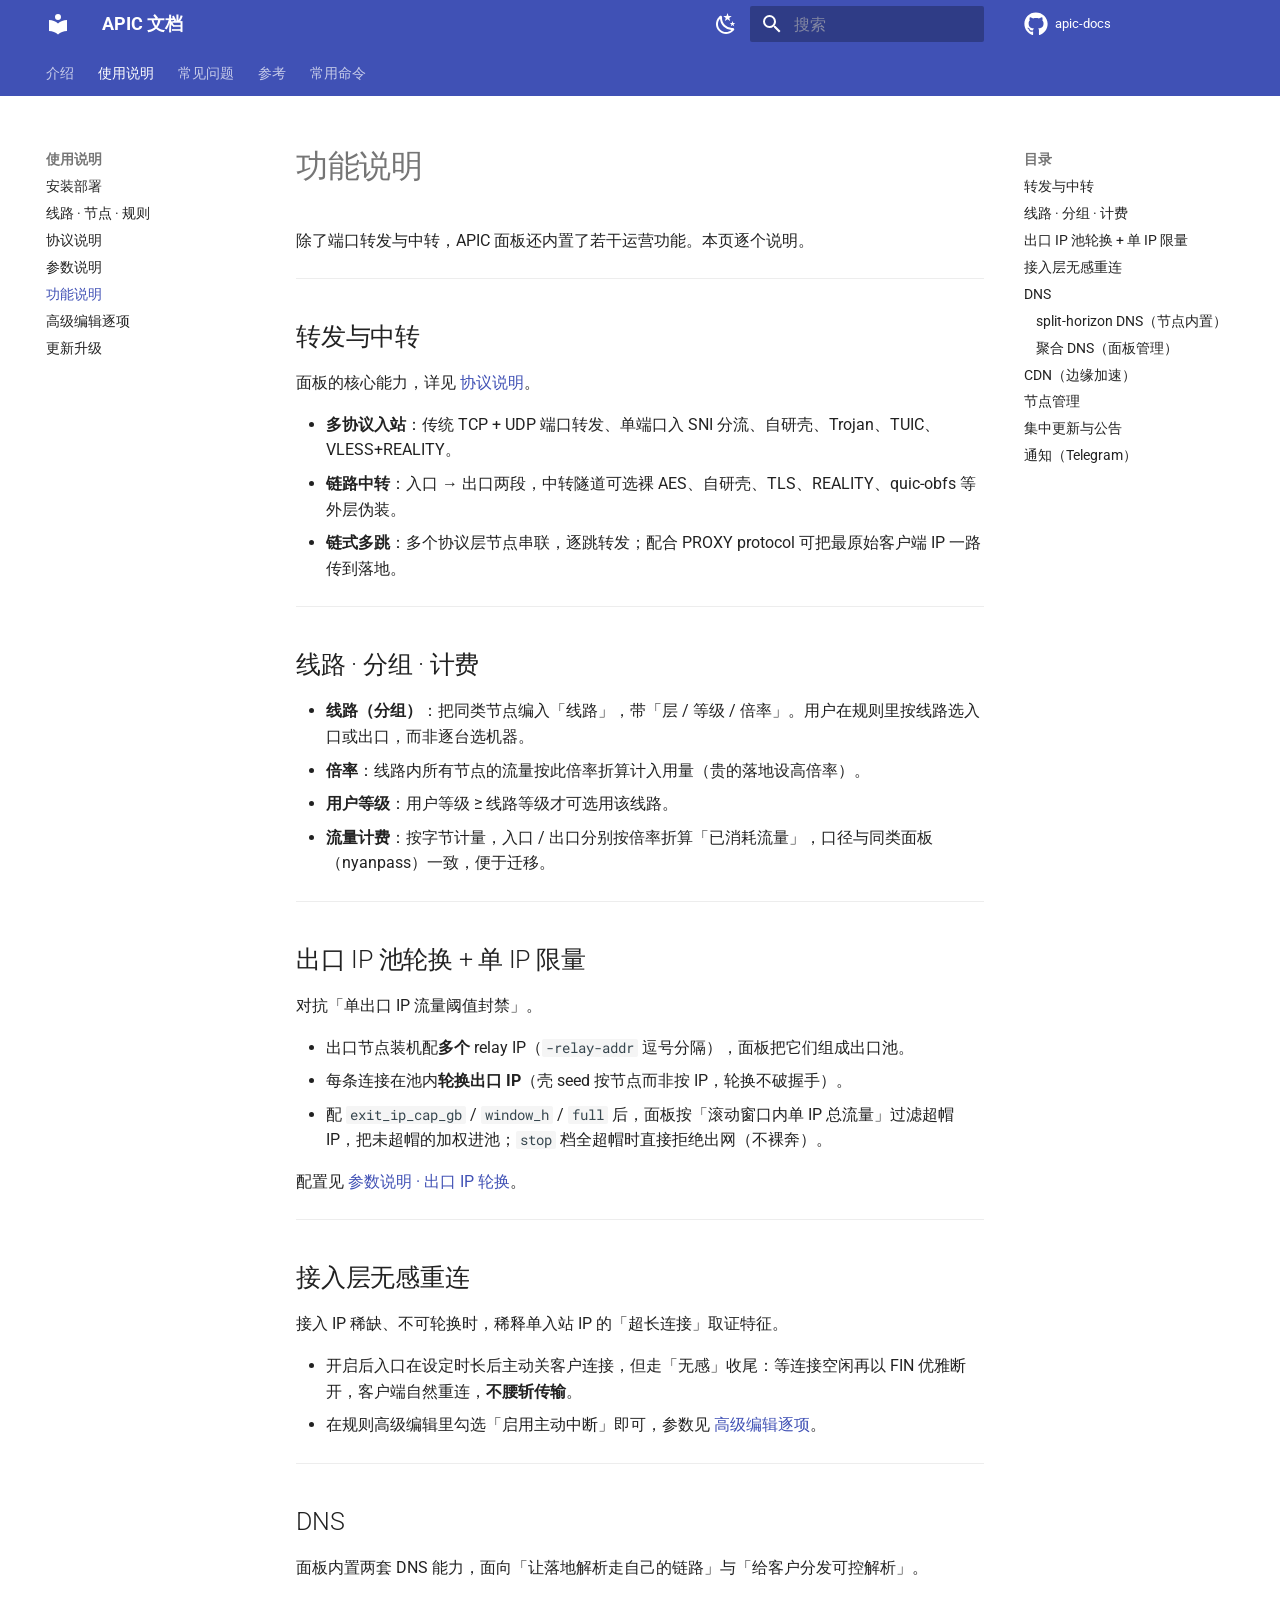
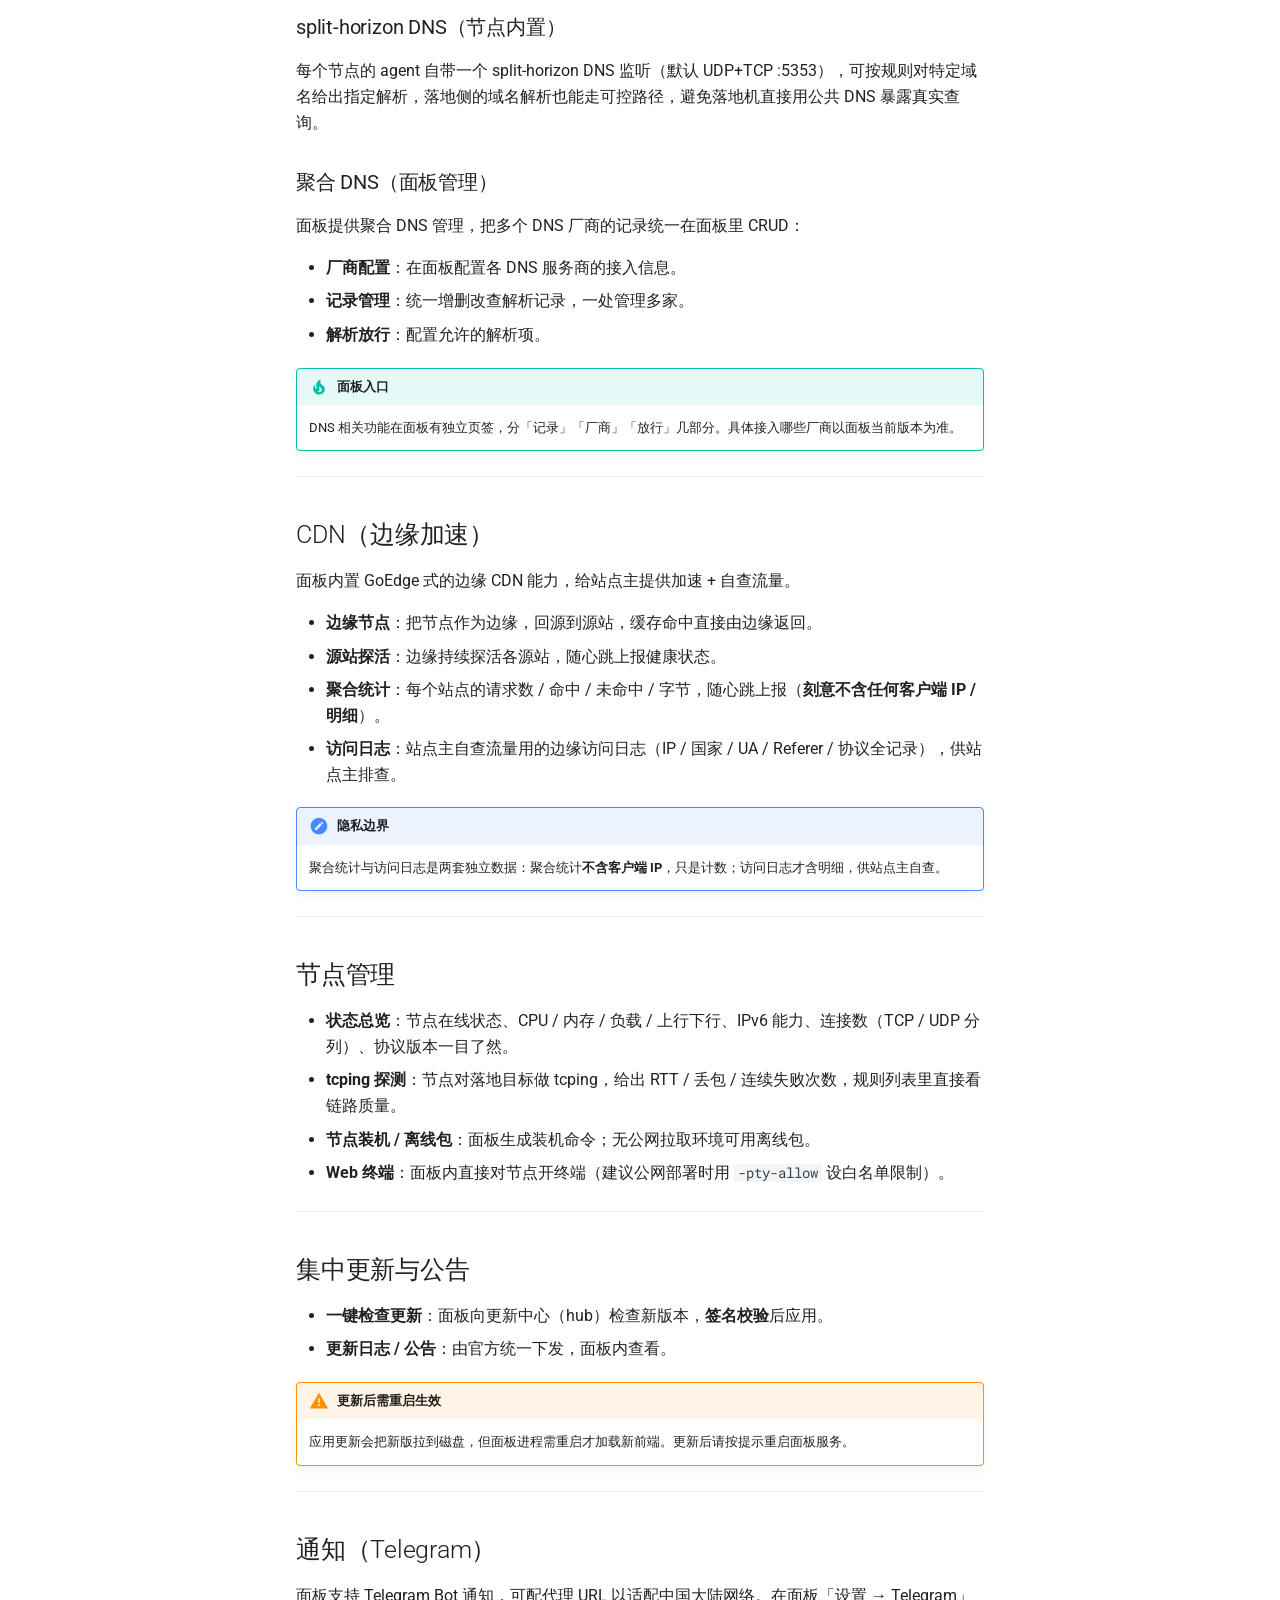
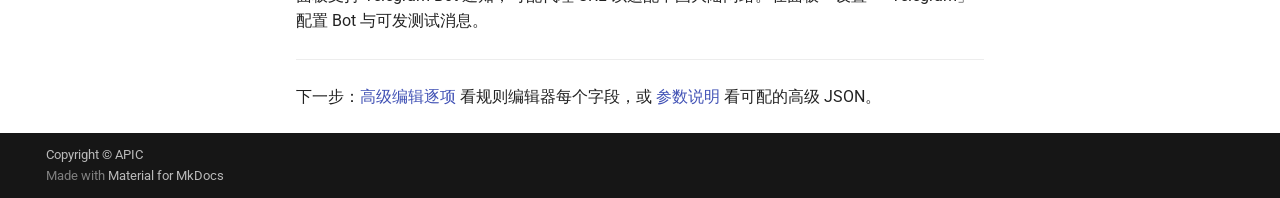
<file: guide/features/index.html>
<!doctype html>
<html lang="zh" class="no-js">
  <head>
    
      <meta charset="utf-8">
      <meta name="viewport" content="width=device-width,initial-scale=1">
      
        <meta name="description" content="APIC 中转 / CDN 面板 —— 安装、配置、运维与参考">
      
      
        <meta name="author" content="APIC">
      
      
        <link rel="canonical" href="https://docs.apic.gg/guide/features/">
      
      
        <link rel="prev" href="../advanced/">
      
      
        <link rel="next" href="../fields/">
      
      
        
      
      
      <link rel="icon" href="../../assets/images/favicon.png">
      <meta name="generator" content="mkdocs-1.6.1, mkdocs-material-9.7.6">
    
    
      
        <title>功能说明 - APIC 文档</title>
      
    
    
      <link rel="stylesheet" href="../../assets/stylesheets/main.484c7ddc.min.css">
      
        
        <link rel="stylesheet" href="../../assets/stylesheets/palette.ab4e12ef.min.css">
      
      


    
    
      
    
    
      
        
        
        <link rel="preconnect" href="https://fonts.gstatic.com" crossorigin>
        <link rel="stylesheet" href="https://fonts.googleapis.com/css?family=Roboto:300,300i,400,400i,700,700i%7CRoboto+Mono:400,400i,700,700i&display=fallback">
        <style>:root{--md-text-font:"Roboto";--md-code-font:"Roboto Mono"}</style>
      
    
    
      <link rel="stylesheet" href="../../stylesheets/extra.css">
    
    <script>__md_scope=new URL("../..",location),__md_hash=e=>[...e].reduce(((e,_)=>(e<<5)-e+_.charCodeAt(0)),0),__md_get=(e,_=localStorage,t=__md_scope)=>JSON.parse(_.getItem(t.pathname+"."+e)),__md_set=(e,_,t=localStorage,a=__md_scope)=>{try{t.setItem(a.pathname+"."+e,JSON.stringify(_))}catch(e){}}</script>
    
      

    
    
  </head>
  
  
    
    
      
    
    
    
    
    <body dir="ltr" data-md-color-scheme="default" data-md-color-primary="indigo" data-md-color-accent="indigo">
  
    
    <input class="md-toggle" data-md-toggle="drawer" type="checkbox" id="__drawer" autocomplete="off">
    <input class="md-toggle" data-md-toggle="search" type="checkbox" id="__search" autocomplete="off">
    <label class="md-overlay" for="__drawer"></label>
    <div data-md-component="skip">
      
        
        <a href="#功能说明" class="md-skip">
          跳转至
        </a>
      
    </div>
    <div data-md-component="announce">
      
    </div>
    
    
      

<header class="md-header" data-md-component="header">
  <nav class="md-header__inner md-grid" aria-label="页眉">
    <a href="../.." title="APIC 文档" class="md-header__button md-logo" aria-label="APIC 文档" data-md-component="logo">
      
  
  <svg xmlns="http://www.w3.org/2000/svg" viewBox="0 0 24 24"><path d="M12 8a3 3 0 0 0 3-3 3 3 0 0 0-3-3 3 3 0 0 0-3 3 3 3 0 0 0 3 3m0 3.54C9.64 9.35 6.5 8 3 8v11c3.5 0 6.64 1.35 9 3.54 2.36-2.19 5.5-3.54 9-3.54V8c-3.5 0-6.64 1.35-9 3.54"/></svg>

    </a>
    <label class="md-header__button md-icon" for="__drawer">
      
      <svg xmlns="http://www.w3.org/2000/svg" viewBox="0 0 24 24"><path d="M3 6h18v2H3zm0 5h18v2H3zm0 5h18v2H3z"/></svg>
    </label>
    <div class="md-header__title" data-md-component="header-title">
      <div class="md-header__ellipsis">
        <div class="md-header__topic">
          <span class="md-ellipsis">
            APIC 文档
          </span>
        </div>
        <div class="md-header__topic" data-md-component="header-topic">
          <span class="md-ellipsis">
            
              功能说明
            
          </span>
        </div>
      </div>
    </div>
    
      
        <form class="md-header__option" data-md-component="palette">
  
    
    
    
    <input class="md-option" data-md-color-media="(prefers-color-scheme: light)" data-md-color-scheme="default" data-md-color-primary="indigo" data-md-color-accent="indigo"  aria-label="切换到深色"  type="radio" name="__palette" id="__palette_0">
    
      <label class="md-header__button md-icon" title="切换到深色" for="__palette_1" hidden>
        <svg xmlns="http://www.w3.org/2000/svg" viewBox="0 0 24 24"><path d="m17.75 4.09-2.53 1.94.91 3.06-2.63-1.81-2.63 1.81.91-3.06-2.53-1.94L12.44 4l1.06-3 1.06 3zm3.5 6.91-1.64 1.25.59 1.98-1.7-1.17-1.7 1.17.59-1.98L15.75 11l2.06-.05L18.5 9l.69 1.95zm-2.28 4.95c.83-.08 1.72 1.1 1.19 1.85-.32.45-.66.87-1.08 1.27C15.17 23 8.84 23 4.94 19.07c-3.91-3.9-3.91-10.24 0-14.14.4-.4.82-.76 1.27-1.08.75-.53 1.93.36 1.85 1.19-.27 2.86.69 5.83 2.89 8.02a9.96 9.96 0 0 0 8.02 2.89m-1.64 2.02a12.08 12.08 0 0 1-7.8-3.47c-2.17-2.19-3.33-5-3.49-7.82-2.81 3.14-2.7 7.96.31 10.98 3.02 3.01 7.84 3.12 10.98.31"/></svg>
      </label>
    
  
    
    
    
    <input class="md-option" data-md-color-media="(prefers-color-scheme: dark)" data-md-color-scheme="slate" data-md-color-primary="indigo" data-md-color-accent="indigo"  aria-label="切换到浅色"  type="radio" name="__palette" id="__palette_1">
    
      <label class="md-header__button md-icon" title="切换到浅色" for="__palette_0" hidden>
        <svg xmlns="http://www.w3.org/2000/svg" viewBox="0 0 24 24"><path d="M12 7a5 5 0 0 1 5 5 5 5 0 0 1-5 5 5 5 0 0 1-5-5 5 5 0 0 1 5-5m0 2a3 3 0 0 0-3 3 3 3 0 0 0 3 3 3 3 0 0 0 3-3 3 3 0 0 0-3-3m0-7 2.39 3.42C13.65 5.15 12.84 5 12 5s-1.65.15-2.39.42zM3.34 7l4.16-.35A7.2 7.2 0 0 0 5.94 8.5c-.44.74-.69 1.5-.83 2.29zm.02 10 1.76-3.77a7.131 7.131 0 0 0 2.38 4.14zM20.65 7l-1.77 3.79a7.02 7.02 0 0 0-2.38-4.15zm-.01 10-4.14.36c.59-.51 1.12-1.14 1.54-1.86.42-.73.69-1.5.83-2.29zM12 22l-2.41-3.44c.74.27 1.55.44 2.41.44.82 0 1.63-.17 2.37-.44z"/></svg>
      </label>
    
  
</form>
      
    
    
      <script>var palette=__md_get("__palette");if(palette&&palette.color){if("(prefers-color-scheme)"===palette.color.media){var media=matchMedia("(prefers-color-scheme: light)"),input=document.querySelector(media.matches?"[data-md-color-media='(prefers-color-scheme: light)']":"[data-md-color-media='(prefers-color-scheme: dark)']");palette.color.media=input.getAttribute("data-md-color-media"),palette.color.scheme=input.getAttribute("data-md-color-scheme"),palette.color.primary=input.getAttribute("data-md-color-primary"),palette.color.accent=input.getAttribute("data-md-color-accent")}for(var[key,value]of Object.entries(palette.color))document.body.setAttribute("data-md-color-"+key,value)}</script>
    
    
    
      
      
        <label class="md-header__button md-icon" for="__search">
          
          <svg xmlns="http://www.w3.org/2000/svg" viewBox="0 0 24 24"><path d="M9.5 3A6.5 6.5 0 0 1 16 9.5c0 1.61-.59 3.09-1.56 4.23l.27.27h.79l5 5-1.5 1.5-5-5v-.79l-.27-.27A6.52 6.52 0 0 1 9.5 16 6.5 6.5 0 0 1 3 9.5 6.5 6.5 0 0 1 9.5 3m0 2C7 5 5 7 5 9.5S7 14 9.5 14 14 12 14 9.5 12 5 9.5 5"/></svg>
        </label>
        <div class="md-search" data-md-component="search" role="dialog">
  <label class="md-search__overlay" for="__search"></label>
  <div class="md-search__inner" role="search">
    <form class="md-search__form" name="search">
      <input type="text" class="md-search__input" name="query" aria-label="搜索" placeholder="搜索" autocapitalize="off" autocorrect="off" autocomplete="off" spellcheck="false" data-md-component="search-query" required>
      <label class="md-search__icon md-icon" for="__search">
        
        <svg xmlns="http://www.w3.org/2000/svg" viewBox="0 0 24 24"><path d="M9.5 3A6.5 6.5 0 0 1 16 9.5c0 1.61-.59 3.09-1.56 4.23l.27.27h.79l5 5-1.5 1.5-5-5v-.79l-.27-.27A6.52 6.52 0 0 1 9.5 16 6.5 6.5 0 0 1 3 9.5 6.5 6.5 0 0 1 9.5 3m0 2C7 5 5 7 5 9.5S7 14 9.5 14 14 12 14 9.5 12 5 9.5 5"/></svg>
        
        <svg xmlns="http://www.w3.org/2000/svg" viewBox="0 0 24 24"><path d="M20 11v2H8l5.5 5.5-1.42 1.42L4.16 12l7.92-7.92L13.5 5.5 8 11z"/></svg>
      </label>
      <nav class="md-search__options" aria-label="查找">
        
        <button type="reset" class="md-search__icon md-icon" title="清空当前内容" aria-label="清空当前内容" tabindex="-1">
          
          <svg xmlns="http://www.w3.org/2000/svg" viewBox="0 0 24 24"><path d="M19 6.41 17.59 5 12 10.59 6.41 5 5 6.41 10.59 12 5 17.59 6.41 19 12 13.41 17.59 19 19 17.59 13.41 12z"/></svg>
        </button>
      </nav>
      
        <div class="md-search__suggest" data-md-component="search-suggest"></div>
      
    </form>
    <div class="md-search__output">
      <div class="md-search__scrollwrap" tabindex="0" data-md-scrollfix>
        <div class="md-search-result" data-md-component="search-result">
          <div class="md-search-result__meta">
            正在初始化搜索引擎
          </div>
          <ol class="md-search-result__list" role="presentation"></ol>
        </div>
      </div>
    </div>
  </div>
</div>
      
    
    
      <div class="md-header__source">
        <a href="https://github.com/cenbaixi/apic-docs" title="前往仓库" class="md-source" data-md-component="source">
  <div class="md-source__icon md-icon">
    
    <svg xmlns="http://www.w3.org/2000/svg" viewBox="0 0 512 512"><!--! Font Awesome Free 7.1.0 by @fontawesome - https://fontawesome.com License - https://fontawesome.com/license/free (Icons: CC BY 4.0, Fonts: SIL OFL 1.1, Code: MIT License) Copyright 2025 Fonticons, Inc.--><path d="M173.9 397.4c0 2-2.3 3.6-5.2 3.6-3.3.3-5.6-1.3-5.6-3.6 0-2 2.3-3.6 5.2-3.6 3-.3 5.6 1.3 5.6 3.6m-31.1-4.5c-.7 2 1.3 4.3 4.3 4.9 2.6 1 5.6 0 6.2-2s-1.3-4.3-4.3-5.2c-2.6-.7-5.5.3-6.2 2.3m44.2-1.7c-2.9.7-4.9 2.6-4.6 4.9.3 2 2.9 3.3 5.9 2.6 2.9-.7 4.9-2.6 4.6-4.6-.3-1.9-3-3.2-5.9-2.9M252.8 8C114.1 8 8 113.3 8 252c0 110.9 69.8 205.8 169.5 239.2 12.8 2.3 17.3-5.6 17.3-12.1 0-6.2-.3-40.4-.3-61.4 0 0-70 15-84.7-29.8 0 0-11.4-29.1-27.8-36.6 0 0-22.9-15.7 1.6-15.4 0 0 24.9 2 38.6 25.8 21.9 38.6 58.6 27.5 72.9 20.9 2.3-16 8.8-27.1 16-33.7-55.9-6.2-112.3-14.3-112.3-110.5 0-27.5 7.6-41.3 23.6-58.9-2.6-6.5-11.1-33.3 2.6-67.9 20.9-6.5 69 27 69 27 20-5.6 41.5-8.5 62.8-8.5s42.8 2.9 62.8 8.5c0 0 48.1-33.6 69-27 13.7 34.7 5.2 61.4 2.6 67.9 16 17.7 25.8 31.5 25.8 58.9 0 96.5-58.9 104.2-114.8 110.5 9.2 7.9 17 22.9 17 46.4 0 33.7-.3 75.4-.3 83.6 0 6.5 4.6 14.4 17.3 12.1C436.2 457.8 504 362.9 504 252 504 113.3 391.5 8 252.8 8M105.2 352.9c-1.3 1-1 3.3.7 5.2 1.6 1.6 3.9 2.3 5.2 1 1.3-1 1-3.3-.7-5.2-1.6-1.6-3.9-2.3-5.2-1m-10.8-8.1c-.7 1.3.3 2.9 2.3 3.9 1.6 1 3.6.7 4.3-.7.7-1.3-.3-2.9-2.3-3.9-2-.6-3.6-.3-4.3.7m32.4 35.6c-1.6 1.3-1 4.3 1.3 6.2 2.3 2.3 5.2 2.6 6.5 1 1.3-1.3.7-4.3-1.3-6.2-2.2-2.3-5.2-2.6-6.5-1m-11.4-14.7c-1.6 1-1.6 3.6 0 5.9s4.3 3.3 5.6 2.3c1.6-1.3 1.6-3.9 0-6.2-1.4-2.3-4-3.3-5.6-2"/></svg>
  </div>
  <div class="md-source__repository">
    apic-docs
  </div>
</a>
      </div>
    
  </nav>
  
</header>
    
    <div class="md-container" data-md-component="container">
      
      
        
          
            
<nav class="md-tabs" aria-label="标签" data-md-component="tabs">
  <div class="md-grid">
    <ul class="md-tabs__list">
      
        
  
  
  
  
    <li class="md-tabs__item">
      <a href="../.." class="md-tabs__link">
        
  
  
    
  
  介绍

      </a>
    </li>
  

      
        
  
  
  
    
  
  
    
    
      <li class="md-tabs__item md-tabs__item--active">
        <a href="../install/" class="md-tabs__link">
          
  
  
    
  
  使用说明

        </a>
      </li>
    
  

      
        
  
  
  
  
    <li class="md-tabs__item">
      <a href="../../faq/" class="md-tabs__link">
        
  
  
    
  
  常见问题

      </a>
    </li>
  

      
        
  
  
  
  
    <li class="md-tabs__item">
      <a href="../../reference/" class="md-tabs__link">
        
  
  
    
  
  参考

      </a>
    </li>
  

      
        
  
  
  
  
    <li class="md-tabs__item">
      <a href="../../commands/" class="md-tabs__link">
        
  
  
    
  
  常用命令

      </a>
    </li>
  

      
    </ul>
  </div>
</nav>
          
        
      
      <main class="md-main" data-md-component="main">
        <div class="md-main__inner md-grid">
          
            
              
              <div class="md-sidebar md-sidebar--primary" data-md-component="sidebar" data-md-type="navigation" >
                <div class="md-sidebar__scrollwrap">
                  <div class="md-sidebar__inner">
                    


  


<nav class="md-nav md-nav--primary md-nav--lifted" aria-label="导航栏" data-md-level="0">
  <label class="md-nav__title" for="__drawer">
    <a href="../.." title="APIC 文档" class="md-nav__button md-logo" aria-label="APIC 文档" data-md-component="logo">
      
  
  <svg xmlns="http://www.w3.org/2000/svg" viewBox="0 0 24 24"><path d="M12 8a3 3 0 0 0 3-3 3 3 0 0 0-3-3 3 3 0 0 0-3 3 3 3 0 0 0 3 3m0 3.54C9.64 9.35 6.5 8 3 8v11c3.5 0 6.64 1.35 9 3.54 2.36-2.19 5.5-3.54 9-3.54V8c-3.5 0-6.64 1.35-9 3.54"/></svg>

    </a>
    APIC 文档
  </label>
  
    <div class="md-nav__source">
      <a href="https://github.com/cenbaixi/apic-docs" title="前往仓库" class="md-source" data-md-component="source">
  <div class="md-source__icon md-icon">
    
    <svg xmlns="http://www.w3.org/2000/svg" viewBox="0 0 512 512"><!--! Font Awesome Free 7.1.0 by @fontawesome - https://fontawesome.com License - https://fontawesome.com/license/free (Icons: CC BY 4.0, Fonts: SIL OFL 1.1, Code: MIT License) Copyright 2025 Fonticons, Inc.--><path d="M173.9 397.4c0 2-2.3 3.6-5.2 3.6-3.3.3-5.6-1.3-5.6-3.6 0-2 2.3-3.6 5.2-3.6 3-.3 5.6 1.3 5.6 3.6m-31.1-4.5c-.7 2 1.3 4.3 4.3 4.9 2.6 1 5.6 0 6.2-2s-1.3-4.3-4.3-5.2c-2.6-.7-5.5.3-6.2 2.3m44.2-1.7c-2.9.7-4.9 2.6-4.6 4.9.3 2 2.9 3.3 5.9 2.6 2.9-.7 4.9-2.6 4.6-4.6-.3-1.9-3-3.2-5.9-2.9M252.8 8C114.1 8 8 113.3 8 252c0 110.9 69.8 205.8 169.5 239.2 12.8 2.3 17.3-5.6 17.3-12.1 0-6.2-.3-40.4-.3-61.4 0 0-70 15-84.7-29.8 0 0-11.4-29.1-27.8-36.6 0 0-22.9-15.7 1.6-15.4 0 0 24.9 2 38.6 25.8 21.9 38.6 58.6 27.5 72.9 20.9 2.3-16 8.8-27.1 16-33.7-55.9-6.2-112.3-14.3-112.3-110.5 0-27.5 7.6-41.3 23.6-58.9-2.6-6.5-11.1-33.3 2.6-67.9 20.9-6.5 69 27 69 27 20-5.6 41.5-8.5 62.8-8.5s42.8 2.9 62.8 8.5c0 0 48.1-33.6 69-27 13.7 34.7 5.2 61.4 2.6 67.9 16 17.7 25.8 31.5 25.8 58.9 0 96.5-58.9 104.2-114.8 110.5 9.2 7.9 17 22.9 17 46.4 0 33.7-.3 75.4-.3 83.6 0 6.5 4.6 14.4 17.3 12.1C436.2 457.8 504 362.9 504 252 504 113.3 391.5 8 252.8 8M105.2 352.9c-1.3 1-1 3.3.7 5.2 1.6 1.6 3.9 2.3 5.2 1 1.3-1 1-3.3-.7-5.2-1.6-1.6-3.9-2.3-5.2-1m-10.8-8.1c-.7 1.3.3 2.9 2.3 3.9 1.6 1 3.6.7 4.3-.7.7-1.3-.3-2.9-2.3-3.9-2-.6-3.6-.3-4.3.7m32.4 35.6c-1.6 1.3-1 4.3 1.3 6.2 2.3 2.3 5.2 2.6 6.5 1 1.3-1.3.7-4.3-1.3-6.2-2.2-2.3-5.2-2.6-6.5-1m-11.4-14.7c-1.6 1-1.6 3.6 0 5.9s4.3 3.3 5.6 2.3c1.6-1.3 1.6-3.9 0-6.2-1.4-2.3-4-3.3-5.6-2"/></svg>
  </div>
  <div class="md-source__repository">
    apic-docs
  </div>
</a>
    </div>
  
  <ul class="md-nav__list" data-md-scrollfix>
    
      
      
  
  
  
  
    <li class="md-nav__item">
      <a href="../.." class="md-nav__link">
        
  
  
  <span class="md-ellipsis">
    
  
    介绍
  

    
  </span>
  
  

      </a>
    </li>
  

    
      
      
  
  
    
  
  
  
    
    
      
        
      
        
      
        
      
        
      
        
      
        
      
        
      
    
    
    
      
        
        
      
      
        
      
    
    
    <li class="md-nav__item md-nav__item--active md-nav__item--section md-nav__item--nested">
      
        
        
        <input class="md-nav__toggle md-toggle " type="checkbox" id="__nav_2" checked>
        
          
          <label class="md-nav__link" for="__nav_2" id="__nav_2_label" tabindex="">
            
  
  
  <span class="md-ellipsis">
    
  
    使用说明
  

    
  </span>
  
  

            <span class="md-nav__icon md-icon"></span>
          </label>
        
        <nav class="md-nav" data-md-level="1" aria-labelledby="__nav_2_label" aria-expanded="true">
          <label class="md-nav__title" for="__nav_2">
            <span class="md-nav__icon md-icon"></span>
            
  
    使用说明
  

          </label>
          <ul class="md-nav__list" data-md-scrollfix>
            
              
                
  
  
  
  
    <li class="md-nav__item">
      <a href="../install/" class="md-nav__link">
        
  
  
  <span class="md-ellipsis">
    
  
    安装部署
  

    
  </span>
  
  

      </a>
    </li>
  

              
            
              
                
  
  
  
  
    <li class="md-nav__item">
      <a href="../usage/" class="md-nav__link">
        
  
  
  <span class="md-ellipsis">
    
  
    线路 · 节点 · 规则
  

    
  </span>
  
  

      </a>
    </li>
  

              
            
              
                
  
  
  
  
    <li class="md-nav__item">
      <a href="../protocols/" class="md-nav__link">
        
  
  
  <span class="md-ellipsis">
    
  
    协议说明
  

    
  </span>
  
  

      </a>
    </li>
  

              
            
              
                
  
  
  
  
    <li class="md-nav__item">
      <a href="../advanced/" class="md-nav__link">
        
  
  
  <span class="md-ellipsis">
    
  
    参数说明
  

    
  </span>
  
  

      </a>
    </li>
  

              
            
              
                
  
  
    
  
  
  
    <li class="md-nav__item md-nav__item--active">
      
      <input class="md-nav__toggle md-toggle" type="checkbox" id="__toc">
      
      
        
      
      
        <label class="md-nav__link md-nav__link--active" for="__toc">
          
  
  
  <span class="md-ellipsis">
    
  
    功能说明
  

    
  </span>
  
  

          <span class="md-nav__icon md-icon"></span>
        </label>
      
      <a href="./" class="md-nav__link md-nav__link--active">
        
  
  
  <span class="md-ellipsis">
    
  
    功能说明
  

    
  </span>
  
  

      </a>
      
        

<nav class="md-nav md-nav--secondary" aria-label="目录">
  
  
  
    
  
  
    <label class="md-nav__title" for="__toc">
      <span class="md-nav__icon md-icon"></span>
      目录
    </label>
    <ul class="md-nav__list" data-md-component="toc" data-md-scrollfix>
      
        <li class="md-nav__item">
  <a href="#转发与中转" class="md-nav__link">
    <span class="md-ellipsis">
      
        转发与中转
      
    </span>
  </a>
  
</li>
      
        <li class="md-nav__item">
  <a href="#线路--分组--计费" class="md-nav__link">
    <span class="md-ellipsis">
      
        线路 · 分组 · 计费
      
    </span>
  </a>
  
</li>
      
        <li class="md-nav__item">
  <a href="#出口-ip-池轮换--单-ip-限量" class="md-nav__link">
    <span class="md-ellipsis">
      
        出口 IP 池轮换 + 单 IP 限量
      
    </span>
  </a>
  
</li>
      
        <li class="md-nav__item">
  <a href="#接入层无感重连" class="md-nav__link">
    <span class="md-ellipsis">
      
        接入层无感重连
      
    </span>
  </a>
  
</li>
      
        <li class="md-nav__item">
  <a href="#dns" class="md-nav__link">
    <span class="md-ellipsis">
      
        DNS
      
    </span>
  </a>
  
    <nav class="md-nav" aria-label="DNS">
      <ul class="md-nav__list">
        
          <li class="md-nav__item">
  <a href="#split-horizon-dns节点内置" class="md-nav__link">
    <span class="md-ellipsis">
      
        split-horizon DNS（节点内置）
      
    </span>
  </a>
  
</li>
        
          <li class="md-nav__item">
  <a href="#聚合-dns面板管理" class="md-nav__link">
    <span class="md-ellipsis">
      
        聚合 DNS（面板管理）
      
    </span>
  </a>
  
</li>
        
      </ul>
    </nav>
  
</li>
      
        <li class="md-nav__item">
  <a href="#cdn边缘加速" class="md-nav__link">
    <span class="md-ellipsis">
      
        CDN（边缘加速）
      
    </span>
  </a>
  
</li>
      
        <li class="md-nav__item">
  <a href="#节点管理" class="md-nav__link">
    <span class="md-ellipsis">
      
        节点管理
      
    </span>
  </a>
  
</li>
      
        <li class="md-nav__item">
  <a href="#集中更新与公告" class="md-nav__link">
    <span class="md-ellipsis">
      
        集中更新与公告
      
    </span>
  </a>
  
</li>
      
        <li class="md-nav__item">
  <a href="#通知telegram" class="md-nav__link">
    <span class="md-ellipsis">
      
        通知（Telegram）
      
    </span>
  </a>
  
</li>
      
    </ul>
  
</nav>
      
    </li>
  

              
            
              
                
  
  
  
  
    <li class="md-nav__item">
      <a href="../fields/" class="md-nav__link">
        
  
  
  <span class="md-ellipsis">
    
  
    高级编辑逐项
  

    
  </span>
  
  

      </a>
    </li>
  

              
            
              
                
  
  
  
  
    <li class="md-nav__item">
      <a href="../update/" class="md-nav__link">
        
  
  
  <span class="md-ellipsis">
    
  
    更新升级
  

    
  </span>
  
  

      </a>
    </li>
  

              
            
          </ul>
        </nav>
      
    </li>
  

    
      
      
  
  
  
  
    <li class="md-nav__item">
      <a href="../../faq/" class="md-nav__link">
        
  
  
  <span class="md-ellipsis">
    
  
    常见问题
  

    
  </span>
  
  

      </a>
    </li>
  

    
      
      
  
  
  
  
    <li class="md-nav__item">
      <a href="../../reference/" class="md-nav__link">
        
  
  
  <span class="md-ellipsis">
    
  
    参考
  

    
  </span>
  
  

      </a>
    </li>
  

    
      
      
  
  
  
  
    <li class="md-nav__item">
      <a href="../../commands/" class="md-nav__link">
        
  
  
  <span class="md-ellipsis">
    
  
    常用命令
  

    
  </span>
  
  

      </a>
    </li>
  

    
  </ul>
</nav>
                  </div>
                </div>
              </div>
            
            
              
              <div class="md-sidebar md-sidebar--secondary" data-md-component="sidebar" data-md-type="toc" >
                <div class="md-sidebar__scrollwrap">
                  <div class="md-sidebar__inner">
                    

<nav class="md-nav md-nav--secondary" aria-label="目录">
  
  
  
    
  
  
    <label class="md-nav__title" for="__toc">
      <span class="md-nav__icon md-icon"></span>
      目录
    </label>
    <ul class="md-nav__list" data-md-component="toc" data-md-scrollfix>
      
        <li class="md-nav__item">
  <a href="#转发与中转" class="md-nav__link">
    <span class="md-ellipsis">
      
        转发与中转
      
    </span>
  </a>
  
</li>
      
        <li class="md-nav__item">
  <a href="#线路--分组--计费" class="md-nav__link">
    <span class="md-ellipsis">
      
        线路 · 分组 · 计费
      
    </span>
  </a>
  
</li>
      
        <li class="md-nav__item">
  <a href="#出口-ip-池轮换--单-ip-限量" class="md-nav__link">
    <span class="md-ellipsis">
      
        出口 IP 池轮换 + 单 IP 限量
      
    </span>
  </a>
  
</li>
      
        <li class="md-nav__item">
  <a href="#接入层无感重连" class="md-nav__link">
    <span class="md-ellipsis">
      
        接入层无感重连
      
    </span>
  </a>
  
</li>
      
        <li class="md-nav__item">
  <a href="#dns" class="md-nav__link">
    <span class="md-ellipsis">
      
        DNS
      
    </span>
  </a>
  
    <nav class="md-nav" aria-label="DNS">
      <ul class="md-nav__list">
        
          <li class="md-nav__item">
  <a href="#split-horizon-dns节点内置" class="md-nav__link">
    <span class="md-ellipsis">
      
        split-horizon DNS（节点内置）
      
    </span>
  </a>
  
</li>
        
          <li class="md-nav__item">
  <a href="#聚合-dns面板管理" class="md-nav__link">
    <span class="md-ellipsis">
      
        聚合 DNS（面板管理）
      
    </span>
  </a>
  
</li>
        
      </ul>
    </nav>
  
</li>
      
        <li class="md-nav__item">
  <a href="#cdn边缘加速" class="md-nav__link">
    <span class="md-ellipsis">
      
        CDN（边缘加速）
      
    </span>
  </a>
  
</li>
      
        <li class="md-nav__item">
  <a href="#节点管理" class="md-nav__link">
    <span class="md-ellipsis">
      
        节点管理
      
    </span>
  </a>
  
</li>
      
        <li class="md-nav__item">
  <a href="#集中更新与公告" class="md-nav__link">
    <span class="md-ellipsis">
      
        集中更新与公告
      
    </span>
  </a>
  
</li>
      
        <li class="md-nav__item">
  <a href="#通知telegram" class="md-nav__link">
    <span class="md-ellipsis">
      
        通知（Telegram）
      
    </span>
  </a>
  
</li>
      
    </ul>
  
</nav>
                  </div>
                </div>
              </div>
            
          
          
            <div class="md-content" data-md-component="content">
              
              <article class="md-content__inner md-typeset">
                
                  


  
  


<h1 id="功能说明">功能说明<a class="headerlink" href="#功能说明" title="Permanent link">&para;</a></h1>
<p>除了端口转发与中转，APIC 面板还内置了若干运营功能。本页逐个说明。</p>
<hr />
<h2 id="转发与中转">转发与中转<a class="headerlink" href="#转发与中转" title="Permanent link">&para;</a></h2>
<p>面板的核心能力，详见 <a href="../protocols/">协议说明</a>。</p>
<ul>
<li><strong>多协议入站</strong>：传统 TCP + UDP 端口转发、单端口入 SNI 分流、自研壳、Trojan、TUIC、VLESS+REALITY。</li>
<li><strong>链路中转</strong>：入口 → 出口两段，中转隧道可选裸 AES、自研壳、TLS、REALITY、quic-obfs 等外层伪装。</li>
<li><strong>链式多跳</strong>：多个协议层节点串联，逐跳转发；配合 PROXY protocol 可把最原始客户端 IP 一路传到落地。</li>
</ul>
<hr />
<h2 id="线路--分组--计费">线路 · 分组 · 计费<a class="headerlink" href="#线路--分组--计费" title="Permanent link">&para;</a></h2>
<ul>
<li><strong>线路（分组）</strong>：把同类节点编入「线路」，带「层 / 等级 / 倍率」。用户在规则里按线路选入口或出口，而非逐台选机器。</li>
<li><strong>倍率</strong>：线路内所有节点的流量按此倍率折算计入用量（贵的落地设高倍率）。</li>
<li><strong>用户等级</strong>：用户等级 ≥ 线路等级才可选用该线路。</li>
<li><strong>流量计费</strong>：按字节计量，入口 / 出口分别按倍率折算「已消耗流量」，口径与同类面板（nyanpass）一致，便于迁移。</li>
</ul>
<hr />
<h2 id="出口-ip-池轮换--单-ip-限量">出口 IP 池轮换 + 单 IP 限量<a class="headerlink" href="#出口-ip-池轮换--单-ip-限量" title="Permanent link">&para;</a></h2>
<p>对抗「单出口 IP 流量阈值封禁」。</p>
<ul>
<li>出口节点装机配<strong>多个</strong> relay IP（<code>-relay-addr</code> 逗号分隔），面板把它们组成出口池。</li>
<li>每条连接在池内<strong>轮换出口 IP</strong>（壳 seed 按节点而非按 IP，轮换不破握手）。</li>
<li>配 <code>exit_ip_cap_gb</code> / <code>window_h</code> / <code>full</code> 后，面板按「滚动窗口内单 IP 总流量」过滤超帽 IP，把未超帽的加权进池；<code>stop</code> 档全超帽时直接拒绝出网（不裸奔）。</li>
</ul>
<p>配置见 <a href="../advanced/#exit-ip-cap">参数说明 · 出口 IP 轮换</a>。</p>
<hr />
<h2 id="接入层无感重连">接入层无感重连<a class="headerlink" href="#接入层无感重连" title="Permanent link">&para;</a></h2>
<p>接入 IP 稀缺、不可轮换时，稀释单入站 IP 的「超长连接」取证特征。</p>
<ul>
<li>开启后入口在设定时长后主动关客户连接，但走「无感」收尾：等连接空闲再以 FIN 优雅断开，客户端自然重连，<strong>不腰斩传输</strong>。</li>
<li>在规则高级编辑里勾选「启用主动中断」即可，参数见 <a href="../fields/#启用主动中断无感重连">高级编辑逐项</a>。</li>
</ul>
<hr />
<h2 id="dns">DNS<a class="headerlink" href="#dns" title="Permanent link">&para;</a></h2>
<p>面板内置两套 DNS 能力，面向「让落地解析走自己的链路」与「给客户分发可控解析」。</p>
<h3 id="split-horizon-dns节点内置">split-horizon DNS（节点内置）<a class="headerlink" href="#split-horizon-dns节点内置" title="Permanent link">&para;</a></h3>
<p>每个节点的 agent 自带一个 split-horizon DNS 监听（默认 UDP+TCP :5353），可按规则对特定域名给出指定解析，落地侧的域名解析也能走可控路径，避免落地机直接用公共 DNS 暴露真实查询。</p>
<h3 id="聚合-dns面板管理">聚合 DNS（面板管理）<a class="headerlink" href="#聚合-dns面板管理" title="Permanent link">&para;</a></h3>
<p>面板提供聚合 DNS 管理，把多个 DNS 厂商的记录统一在面板里 CRUD：</p>
<ul>
<li><strong>厂商配置</strong>：在面板配置各 DNS 服务商的接入信息。</li>
<li><strong>记录管理</strong>：统一增删改查解析记录，一处管理多家。</li>
<li><strong>解析放行</strong>：配置允许的解析项。</li>
</ul>
<div class="admonition tip">
<p class="admonition-title">面板入口</p>
<p>DNS 相关功能在面板有独立页签，分「记录」「厂商」「放行」几部分。具体接入哪些厂商以面板当前版本为准。</p>
</div>
<hr />
<h2 id="cdn边缘加速">CDN（边缘加速）<a class="headerlink" href="#cdn边缘加速" title="Permanent link">&para;</a></h2>
<p>面板内置 GoEdge 式的边缘 CDN 能力，给站点主提供加速 + 自查流量。</p>
<ul>
<li><strong>边缘节点</strong>：把节点作为边缘，回源到源站，缓存命中直接由边缘返回。</li>
<li><strong>源站探活</strong>：边缘持续探活各源站，随心跳上报健康状态。</li>
<li><strong>聚合统计</strong>：每个站点的请求数 / 命中 / 未命中 / 字节，随心跳上报（<strong>刻意不含任何客户端 IP / 明细</strong>）。</li>
<li><strong>访问日志</strong>：站点主自查流量用的边缘访问日志（IP / 国家 / UA / Referer / 协议全记录），供站点主排查。</li>
</ul>
<div class="admonition note">
<p class="admonition-title">隐私边界</p>
<p>聚合统计与访问日志是两套独立数据：聚合统计<strong>不含客户端 IP</strong>，只是计数；访问日志才含明细，供站点主自查。</p>
</div>
<hr />
<h2 id="节点管理">节点管理<a class="headerlink" href="#节点管理" title="Permanent link">&para;</a></h2>
<ul>
<li><strong>状态总览</strong>：节点在线状态、CPU / 内存 / 负载 / 上行下行、IPv6 能力、连接数（TCP / UDP 分列）、协议版本一目了然。</li>
<li><strong>tcping 探测</strong>：节点对落地目标做 tcping，给出 RTT / 丢包 / 连续失败次数，规则列表里直接看链路质量。</li>
<li><strong>节点装机 / 离线包</strong>：面板生成装机命令；无公网拉取环境可用离线包。</li>
<li><strong>Web 终端</strong>：面板内直接对节点开终端（建议公网部署时用 <code>-pty-allow</code> 设白名单限制）。</li>
</ul>
<hr />
<h2 id="集中更新与公告">集中更新与公告<a class="headerlink" href="#集中更新与公告" title="Permanent link">&para;</a></h2>
<ul>
<li><strong>一键检查更新</strong>：面板向更新中心（hub）检查新版本，<strong>签名校验</strong>后应用。</li>
<li><strong>更新日志 / 公告</strong>：由官方统一下发，面板内查看。</li>
</ul>
<div class="admonition warning">
<p class="admonition-title">更新后需重启生效</p>
<p>应用更新会把新版拉到磁盘，但面板进程需重启才加载新前端。更新后请按提示重启面板服务。</p>
</div>
<hr />
<h2 id="通知telegram">通知（Telegram）<a class="headerlink" href="#通知telegram" title="Permanent link">&para;</a></h2>
<p>面板支持 Telegram Bot 通知，可配代理 URL 以适配中国大陆网络。在面板「设置 → Telegram」配置 Bot 与可发测试消息。</p>
<hr />
<p>下一步：<a href="../fields/">高级编辑逐项</a> 看规则编辑器每个字段，或 <a href="../advanced/">参数说明</a> 看可配的高级 JSON。</p>












                
              </article>
            </div>
          
          
<script>var target=document.getElementById(location.hash.slice(1));target&&target.name&&(target.checked=target.name.startsWith("__tabbed_"))</script>
        </div>
        
          <button type="button" class="md-top md-icon" data-md-component="top" hidden>
  
  <svg xmlns="http://www.w3.org/2000/svg" viewBox="0 0 24 24"><path d="M13 20h-2V8l-5.5 5.5-1.42-1.42L12 4.16l7.92 7.92-1.42 1.42L13 8z"/></svg>
  回到页面顶部
</button>
        
      </main>
      
        <footer class="md-footer">
  
  <div class="md-footer-meta md-typeset">
    <div class="md-footer-meta__inner md-grid">
      <div class="md-copyright">
  
    <div class="md-copyright__highlight">
      Copyright &copy; APIC
    </div>
  
  
    Made with
    <a href="https://squidfunk.github.io/mkdocs-material/" target="_blank" rel="noopener">
      Material for MkDocs
    </a>
  
</div>
      
    </div>
  </div>
</footer>
      
    </div>
    <div class="md-dialog" data-md-component="dialog">
      <div class="md-dialog__inner md-typeset"></div>
    </div>
    
    
    
      
      
      <script id="__config" type="application/json">{"annotate": null, "base": "../..", "features": ["navigation.tabs", "navigation.sections", "navigation.top", "navigation.tracking", "navigation.indexes", "toc.follow", "search.suggest", "search.highlight", "content.code.copy", "content.code.annotate"], "search": "../../assets/javascripts/workers/search.2c215733.min.js", "tags": null, "translations": {"clipboard.copied": "\u5df2\u590d\u5236", "clipboard.copy": "\u590d\u5236", "search.result.more.one": "\u5728\u8be5\u9875\u4e0a\u8fd8\u6709 1 \u4e2a\u7b26\u5408\u6761\u4ef6\u7684\u7ed3\u679c", "search.result.more.other": "\u5728\u8be5\u9875\u4e0a\u8fd8\u6709 # \u4e2a\u7b26\u5408\u6761\u4ef6\u7684\u7ed3\u679c", "search.result.none": "\u6ca1\u6709\u627e\u5230\u7b26\u5408\u6761\u4ef6\u7684\u7ed3\u679c", "search.result.one": "\u627e\u5230 1 \u4e2a\u7b26\u5408\u6761\u4ef6\u7684\u7ed3\u679c", "search.result.other": "# \u4e2a\u7b26\u5408\u6761\u4ef6\u7684\u7ed3\u679c", "search.result.placeholder": "\u952e\u5165\u4ee5\u5f00\u59cb\u641c\u7d22", "search.result.term.missing": "\u7f3a\u5c11", "select.version": "\u9009\u62e9\u5f53\u524d\u7248\u672c"}, "version": null}</script>
    
    
      <script src="../../assets/javascripts/bundle.79ae519e.min.js"></script>
      
    
  </body>
</html>
</file>
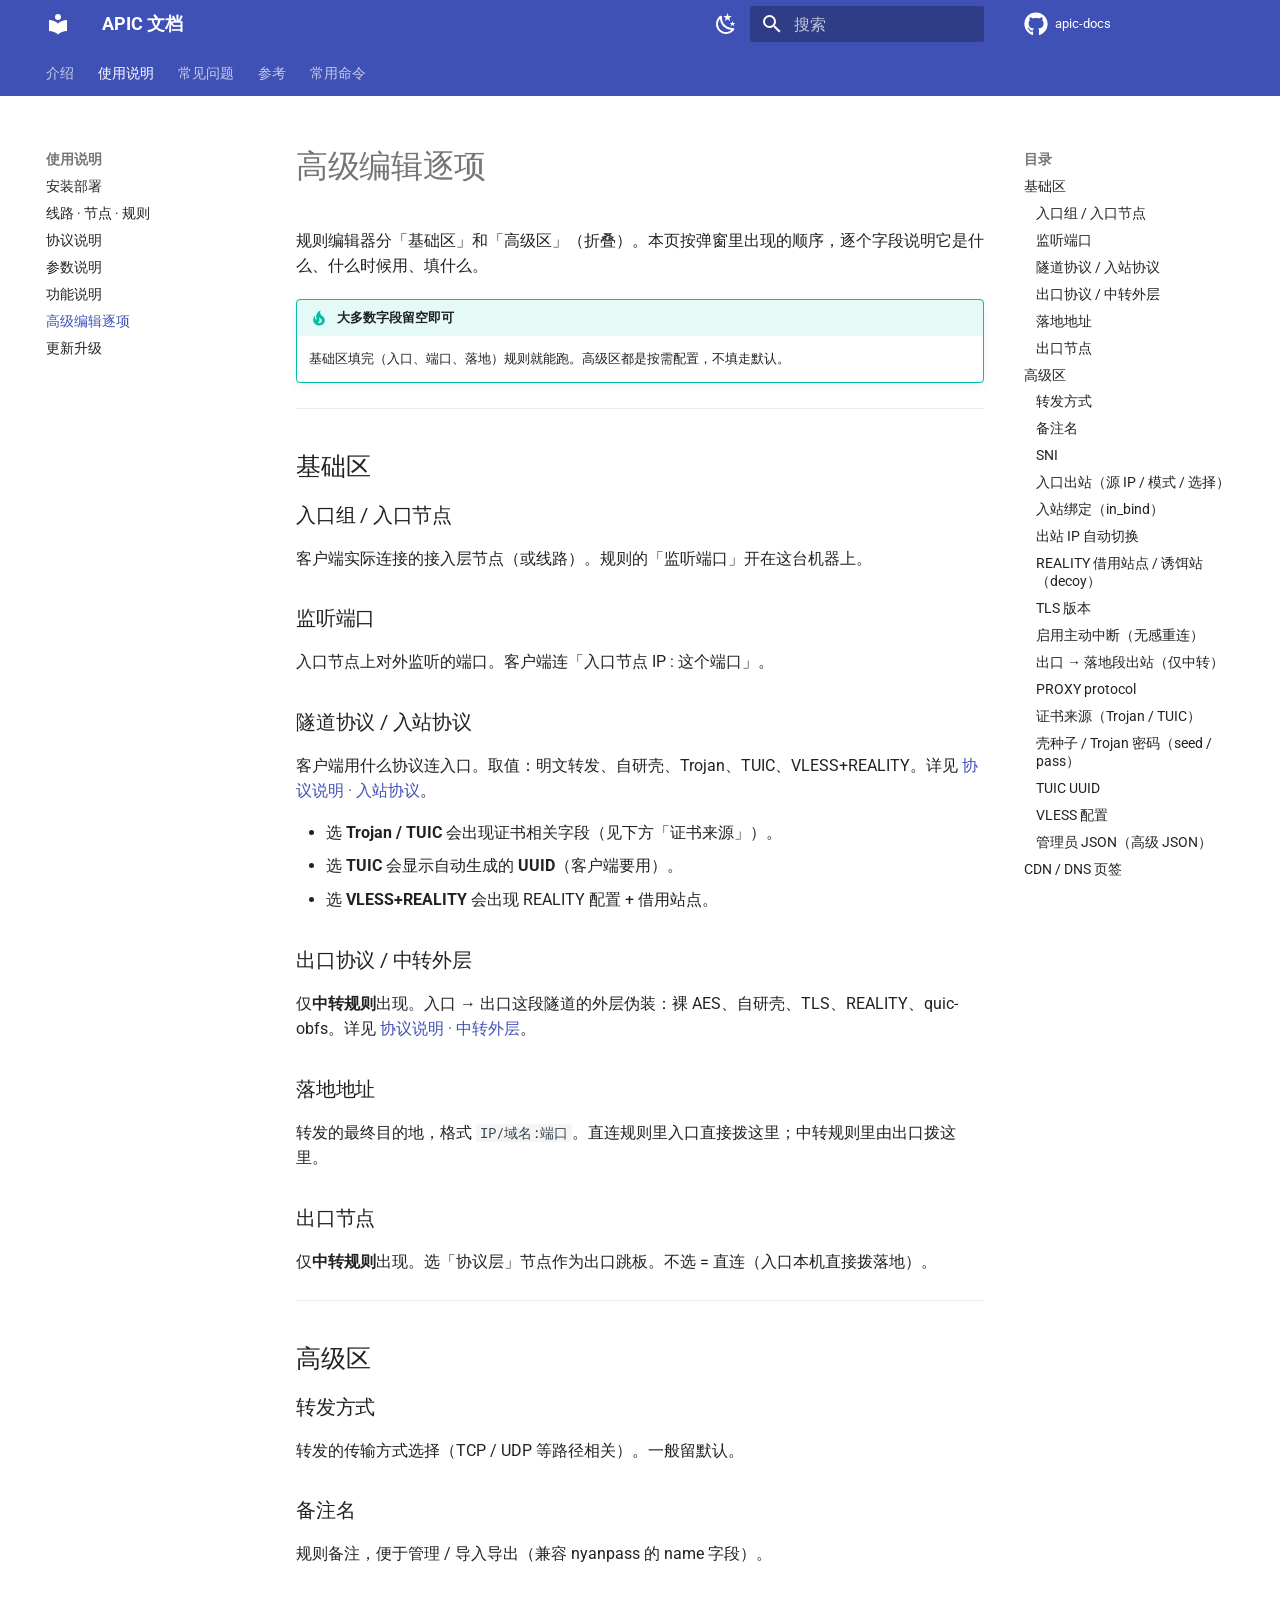
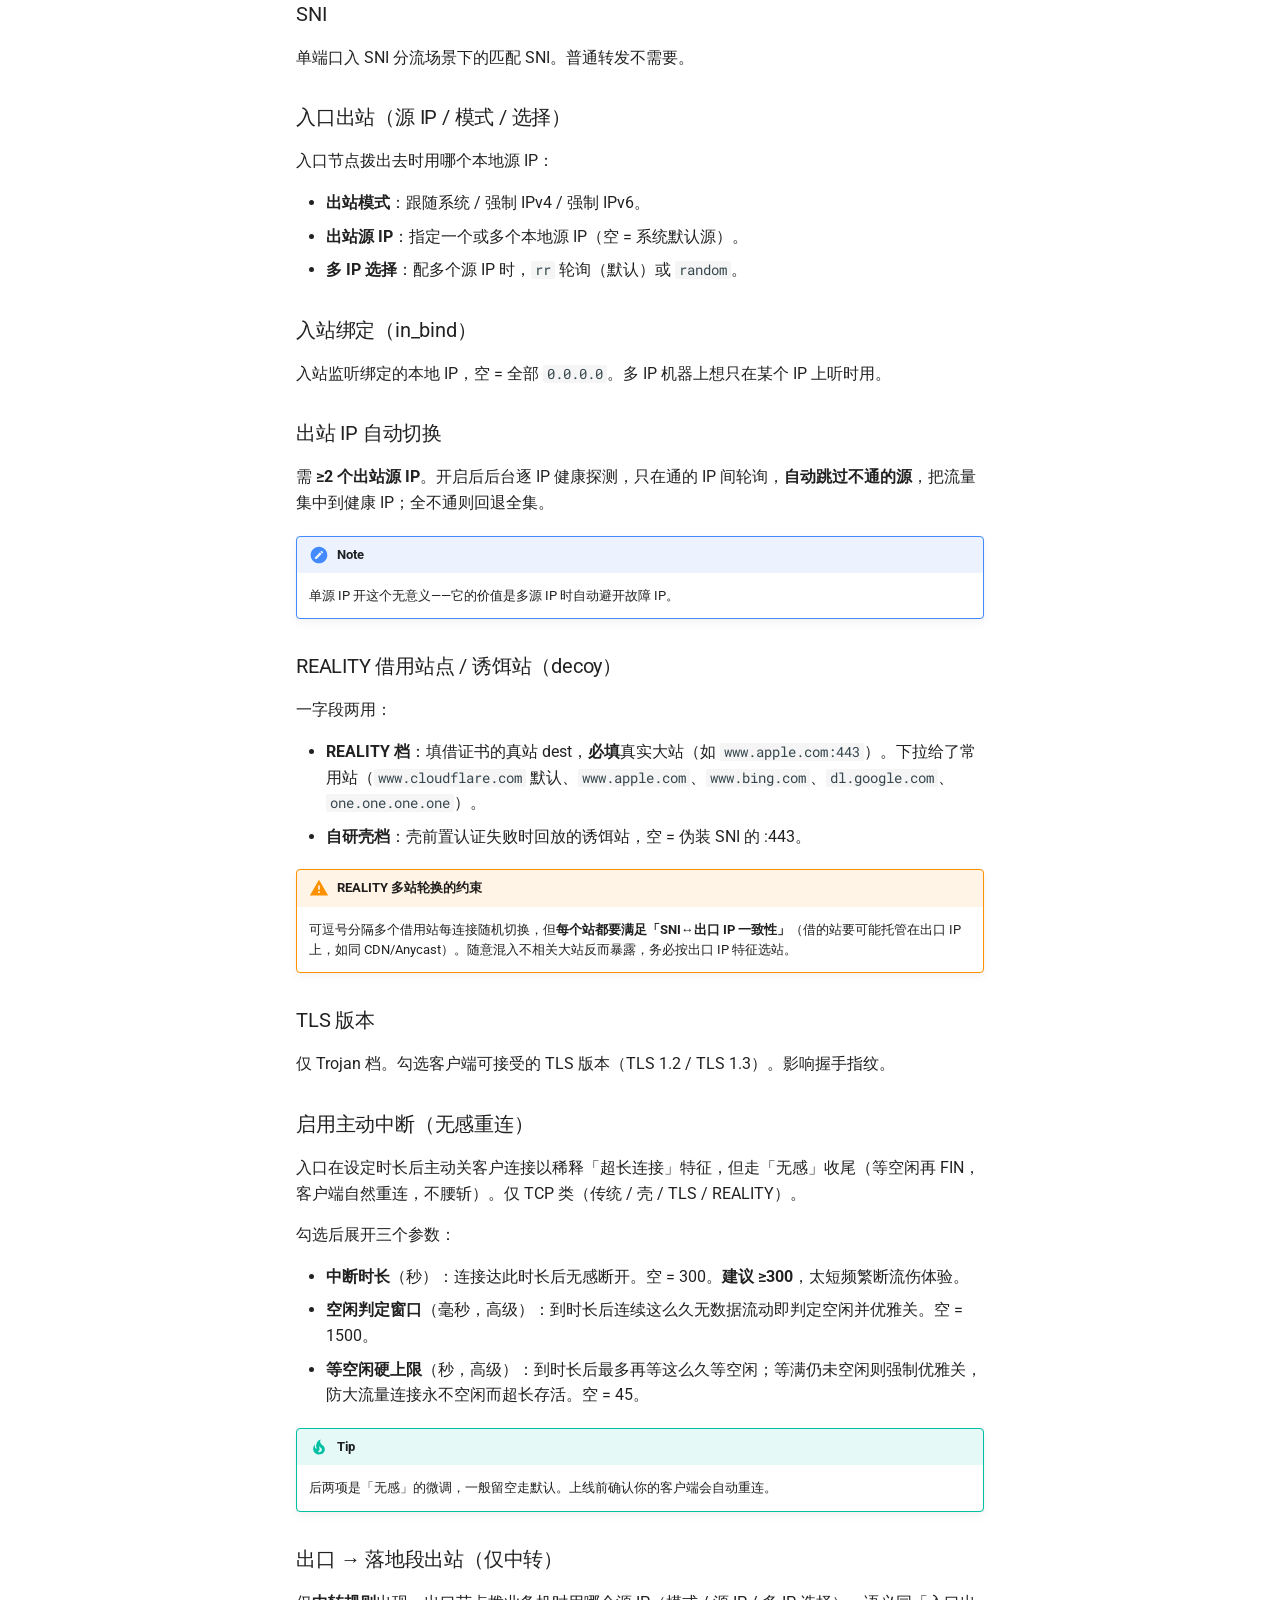
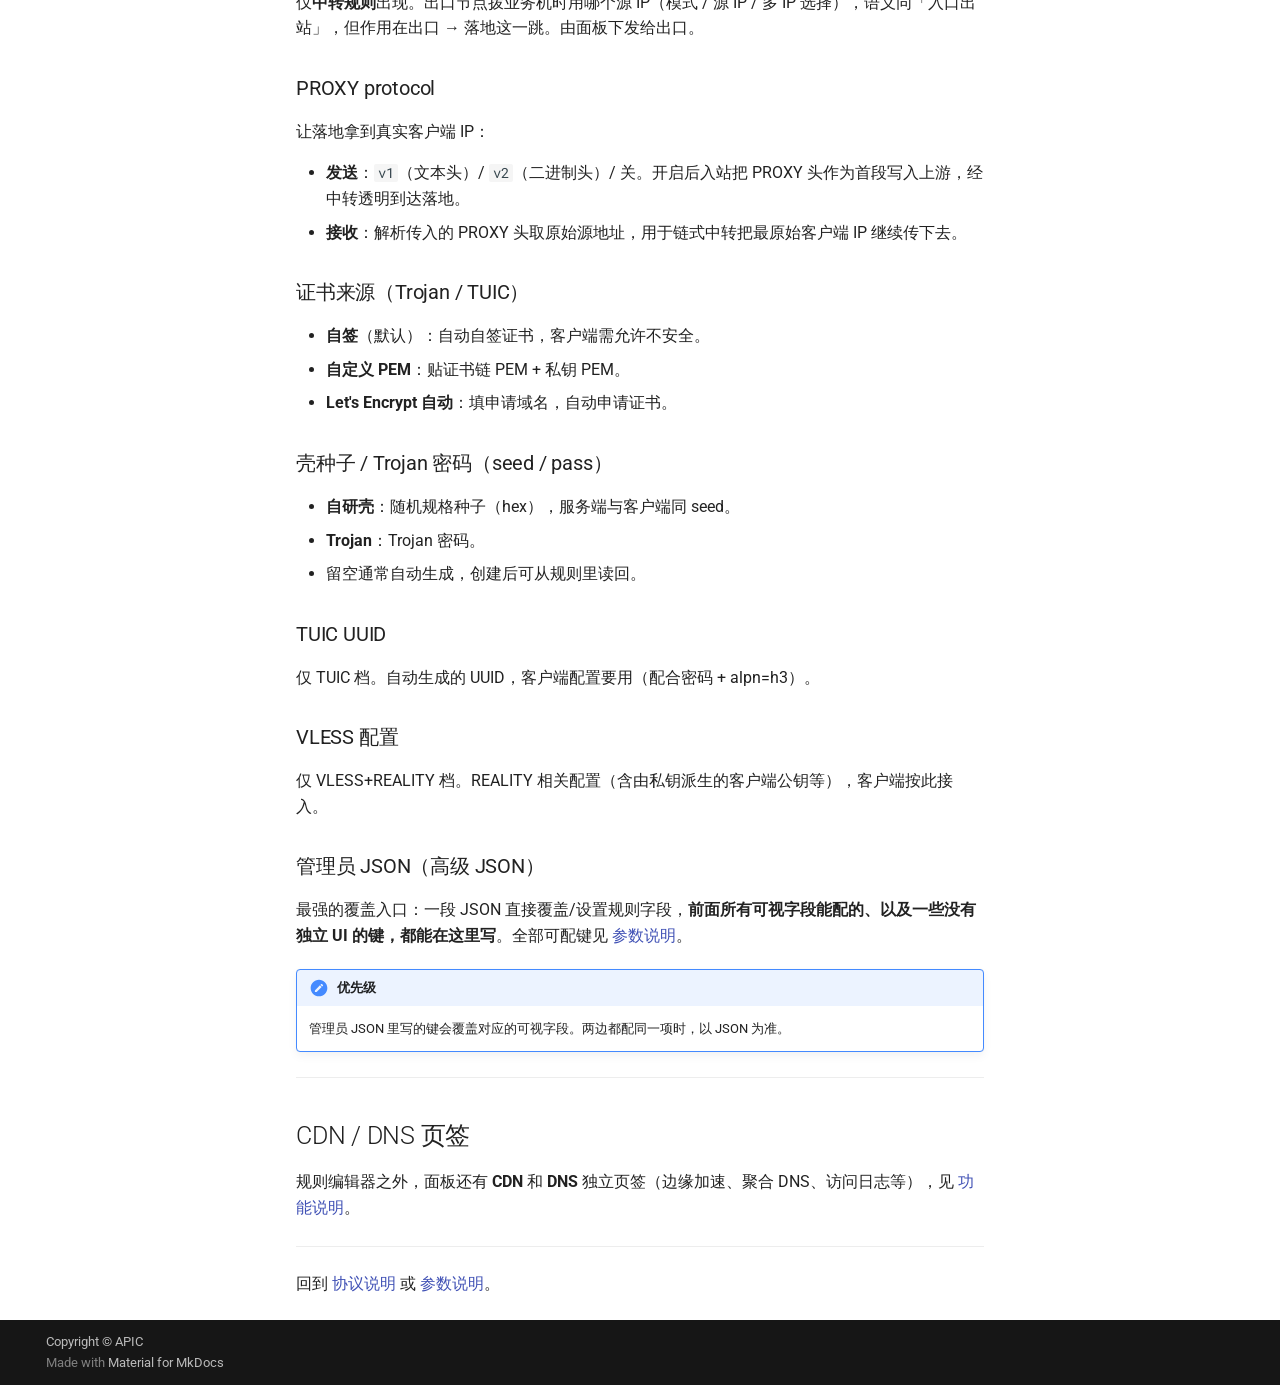
<file: guide/fields/index.html>
<!doctype html>
<html lang="zh" class="no-js">
  <head>
    
      <meta charset="utf-8">
      <meta name="viewport" content="width=device-width,initial-scale=1">
      
        <meta name="description" content="APIC 中转 / CDN 面板 —— 安装、配置、运维与参考">
      
      
        <meta name="author" content="APIC">
      
      
        <link rel="canonical" href="https://docs.apic.gg/guide/fields/">
      
      
        <link rel="prev" href="../features/">
      
      
        <link rel="next" href="../update/">
      
      
        
      
      
      <link rel="icon" href="../../assets/images/favicon.png">
      <meta name="generator" content="mkdocs-1.6.1, mkdocs-material-9.7.6">
    
    
      
        <title>高级编辑逐项 - APIC 文档</title>
      
    
    
      <link rel="stylesheet" href="../../assets/stylesheets/main.484c7ddc.min.css">
      
        
        <link rel="stylesheet" href="../../assets/stylesheets/palette.ab4e12ef.min.css">
      
      


    
    
      
    
    
      
        
        
        <link rel="preconnect" href="https://fonts.gstatic.com" crossorigin>
        <link rel="stylesheet" href="https://fonts.googleapis.com/css?family=Roboto:300,300i,400,400i,700,700i%7CRoboto+Mono:400,400i,700,700i&display=fallback">
        <style>:root{--md-text-font:"Roboto";--md-code-font:"Roboto Mono"}</style>
      
    
    
      <link rel="stylesheet" href="../../stylesheets/extra.css">
    
    <script>__md_scope=new URL("../..",location),__md_hash=e=>[...e].reduce(((e,_)=>(e<<5)-e+_.charCodeAt(0)),0),__md_get=(e,_=localStorage,t=__md_scope)=>JSON.parse(_.getItem(t.pathname+"."+e)),__md_set=(e,_,t=localStorage,a=__md_scope)=>{try{t.setItem(a.pathname+"."+e,JSON.stringify(_))}catch(e){}}</script>
    
      

    
    
  </head>
  
  
    
    
      
    
    
    
    
    <body dir="ltr" data-md-color-scheme="default" data-md-color-primary="indigo" data-md-color-accent="indigo">
  
    
    <input class="md-toggle" data-md-toggle="drawer" type="checkbox" id="__drawer" autocomplete="off">
    <input class="md-toggle" data-md-toggle="search" type="checkbox" id="__search" autocomplete="off">
    <label class="md-overlay" for="__drawer"></label>
    <div data-md-component="skip">
      
        
        <a href="#高级编辑逐项" class="md-skip">
          跳转至
        </a>
      
    </div>
    <div data-md-component="announce">
      
    </div>
    
    
      

<header class="md-header" data-md-component="header">
  <nav class="md-header__inner md-grid" aria-label="页眉">
    <a href="../.." title="APIC 文档" class="md-header__button md-logo" aria-label="APIC 文档" data-md-component="logo">
      
  
  <svg xmlns="http://www.w3.org/2000/svg" viewBox="0 0 24 24"><path d="M12 8a3 3 0 0 0 3-3 3 3 0 0 0-3-3 3 3 0 0 0-3 3 3 3 0 0 0 3 3m0 3.54C9.64 9.35 6.5 8 3 8v11c3.5 0 6.64 1.35 9 3.54 2.36-2.19 5.5-3.54 9-3.54V8c-3.5 0-6.64 1.35-9 3.54"/></svg>

    </a>
    <label class="md-header__button md-icon" for="__drawer">
      
      <svg xmlns="http://www.w3.org/2000/svg" viewBox="0 0 24 24"><path d="M3 6h18v2H3zm0 5h18v2H3zm0 5h18v2H3z"/></svg>
    </label>
    <div class="md-header__title" data-md-component="header-title">
      <div class="md-header__ellipsis">
        <div class="md-header__topic">
          <span class="md-ellipsis">
            APIC 文档
          </span>
        </div>
        <div class="md-header__topic" data-md-component="header-topic">
          <span class="md-ellipsis">
            
              高级编辑逐项
            
          </span>
        </div>
      </div>
    </div>
    
      
        <form class="md-header__option" data-md-component="palette">
  
    
    
    
    <input class="md-option" data-md-color-media="(prefers-color-scheme: light)" data-md-color-scheme="default" data-md-color-primary="indigo" data-md-color-accent="indigo"  aria-label="切换到深色"  type="radio" name="__palette" id="__palette_0">
    
      <label class="md-header__button md-icon" title="切换到深色" for="__palette_1" hidden>
        <svg xmlns="http://www.w3.org/2000/svg" viewBox="0 0 24 24"><path d="m17.75 4.09-2.53 1.94.91 3.06-2.63-1.81-2.63 1.81.91-3.06-2.53-1.94L12.44 4l1.06-3 1.06 3zm3.5 6.91-1.64 1.25.59 1.98-1.7-1.17-1.7 1.17.59-1.98L15.75 11l2.06-.05L18.5 9l.69 1.95zm-2.28 4.95c.83-.08 1.72 1.1 1.19 1.85-.32.45-.66.87-1.08 1.27C15.17 23 8.84 23 4.94 19.07c-3.91-3.9-3.91-10.24 0-14.14.4-.4.82-.76 1.27-1.08.75-.53 1.93.36 1.85 1.19-.27 2.86.69 5.83 2.89 8.02a9.96 9.96 0 0 0 8.02 2.89m-1.64 2.02a12.08 12.08 0 0 1-7.8-3.47c-2.17-2.19-3.33-5-3.49-7.82-2.81 3.14-2.7 7.96.31 10.98 3.02 3.01 7.84 3.12 10.98.31"/></svg>
      </label>
    
  
    
    
    
    <input class="md-option" data-md-color-media="(prefers-color-scheme: dark)" data-md-color-scheme="slate" data-md-color-primary="indigo" data-md-color-accent="indigo"  aria-label="切换到浅色"  type="radio" name="__palette" id="__palette_1">
    
      <label class="md-header__button md-icon" title="切换到浅色" for="__palette_0" hidden>
        <svg xmlns="http://www.w3.org/2000/svg" viewBox="0 0 24 24"><path d="M12 7a5 5 0 0 1 5 5 5 5 0 0 1-5 5 5 5 0 0 1-5-5 5 5 0 0 1 5-5m0 2a3 3 0 0 0-3 3 3 3 0 0 0 3 3 3 3 0 0 0 3-3 3 3 0 0 0-3-3m0-7 2.39 3.42C13.65 5.15 12.84 5 12 5s-1.65.15-2.39.42zM3.34 7l4.16-.35A7.2 7.2 0 0 0 5.94 8.5c-.44.74-.69 1.5-.83 2.29zm.02 10 1.76-3.77a7.131 7.131 0 0 0 2.38 4.14zM20.65 7l-1.77 3.79a7.02 7.02 0 0 0-2.38-4.15zm-.01 10-4.14.36c.59-.51 1.12-1.14 1.54-1.86.42-.73.69-1.5.83-2.29zM12 22l-2.41-3.44c.74.27 1.55.44 2.41.44.82 0 1.63-.17 2.37-.44z"/></svg>
      </label>
    
  
</form>
      
    
    
      <script>var palette=__md_get("__palette");if(palette&&palette.color){if("(prefers-color-scheme)"===palette.color.media){var media=matchMedia("(prefers-color-scheme: light)"),input=document.querySelector(media.matches?"[data-md-color-media='(prefers-color-scheme: light)']":"[data-md-color-media='(prefers-color-scheme: dark)']");palette.color.media=input.getAttribute("data-md-color-media"),palette.color.scheme=input.getAttribute("data-md-color-scheme"),palette.color.primary=input.getAttribute("data-md-color-primary"),palette.color.accent=input.getAttribute("data-md-color-accent")}for(var[key,value]of Object.entries(palette.color))document.body.setAttribute("data-md-color-"+key,value)}</script>
    
    
    
      
      
        <label class="md-header__button md-icon" for="__search">
          
          <svg xmlns="http://www.w3.org/2000/svg" viewBox="0 0 24 24"><path d="M9.5 3A6.5 6.5 0 0 1 16 9.5c0 1.61-.59 3.09-1.56 4.23l.27.27h.79l5 5-1.5 1.5-5-5v-.79l-.27-.27A6.52 6.52 0 0 1 9.5 16 6.5 6.5 0 0 1 3 9.5 6.5 6.5 0 0 1 9.5 3m0 2C7 5 5 7 5 9.5S7 14 9.5 14 14 12 14 9.5 12 5 9.5 5"/></svg>
        </label>
        <div class="md-search" data-md-component="search" role="dialog">
  <label class="md-search__overlay" for="__search"></label>
  <div class="md-search__inner" role="search">
    <form class="md-search__form" name="search">
      <input type="text" class="md-search__input" name="query" aria-label="搜索" placeholder="搜索" autocapitalize="off" autocorrect="off" autocomplete="off" spellcheck="false" data-md-component="search-query" required>
      <label class="md-search__icon md-icon" for="__search">
        
        <svg xmlns="http://www.w3.org/2000/svg" viewBox="0 0 24 24"><path d="M9.5 3A6.5 6.5 0 0 1 16 9.5c0 1.61-.59 3.09-1.56 4.23l.27.27h.79l5 5-1.5 1.5-5-5v-.79l-.27-.27A6.52 6.52 0 0 1 9.5 16 6.5 6.5 0 0 1 3 9.5 6.5 6.5 0 0 1 9.5 3m0 2C7 5 5 7 5 9.5S7 14 9.5 14 14 12 14 9.5 12 5 9.5 5"/></svg>
        
        <svg xmlns="http://www.w3.org/2000/svg" viewBox="0 0 24 24"><path d="M20 11v2H8l5.5 5.5-1.42 1.42L4.16 12l7.92-7.92L13.5 5.5 8 11z"/></svg>
      </label>
      <nav class="md-search__options" aria-label="查找">
        
        <button type="reset" class="md-search__icon md-icon" title="清空当前内容" aria-label="清空当前内容" tabindex="-1">
          
          <svg xmlns="http://www.w3.org/2000/svg" viewBox="0 0 24 24"><path d="M19 6.41 17.59 5 12 10.59 6.41 5 5 6.41 10.59 12 5 17.59 6.41 19 12 13.41 17.59 19 19 17.59 13.41 12z"/></svg>
        </button>
      </nav>
      
        <div class="md-search__suggest" data-md-component="search-suggest"></div>
      
    </form>
    <div class="md-search__output">
      <div class="md-search__scrollwrap" tabindex="0" data-md-scrollfix>
        <div class="md-search-result" data-md-component="search-result">
          <div class="md-search-result__meta">
            正在初始化搜索引擎
          </div>
          <ol class="md-search-result__list" role="presentation"></ol>
        </div>
      </div>
    </div>
  </div>
</div>
      
    
    
      <div class="md-header__source">
        <a href="https://github.com/cenbaixi/apic-docs" title="前往仓库" class="md-source" data-md-component="source">
  <div class="md-source__icon md-icon">
    
    <svg xmlns="http://www.w3.org/2000/svg" viewBox="0 0 512 512"><!--! Font Awesome Free 7.1.0 by @fontawesome - https://fontawesome.com License - https://fontawesome.com/license/free (Icons: CC BY 4.0, Fonts: SIL OFL 1.1, Code: MIT License) Copyright 2025 Fonticons, Inc.--><path d="M173.9 397.4c0 2-2.3 3.6-5.2 3.6-3.3.3-5.6-1.3-5.6-3.6 0-2 2.3-3.6 5.2-3.6 3-.3 5.6 1.3 5.6 3.6m-31.1-4.5c-.7 2 1.3 4.3 4.3 4.9 2.6 1 5.6 0 6.2-2s-1.3-4.3-4.3-5.2c-2.6-.7-5.5.3-6.2 2.3m44.2-1.7c-2.9.7-4.9 2.6-4.6 4.9.3 2 2.9 3.3 5.9 2.6 2.9-.7 4.9-2.6 4.6-4.6-.3-1.9-3-3.2-5.9-2.9M252.8 8C114.1 8 8 113.3 8 252c0 110.9 69.8 205.8 169.5 239.2 12.8 2.3 17.3-5.6 17.3-12.1 0-6.2-.3-40.4-.3-61.4 0 0-70 15-84.7-29.8 0 0-11.4-29.1-27.8-36.6 0 0-22.9-15.7 1.6-15.4 0 0 24.9 2 38.6 25.8 21.9 38.6 58.6 27.5 72.9 20.9 2.3-16 8.8-27.1 16-33.7-55.9-6.2-112.3-14.3-112.3-110.5 0-27.5 7.6-41.3 23.6-58.9-2.6-6.5-11.1-33.3 2.6-67.9 20.9-6.5 69 27 69 27 20-5.6 41.5-8.5 62.8-8.5s42.8 2.9 62.8 8.5c0 0 48.1-33.6 69-27 13.7 34.7 5.2 61.4 2.6 67.9 16 17.7 25.8 31.5 25.8 58.9 0 96.5-58.9 104.2-114.8 110.5 9.2 7.9 17 22.9 17 46.4 0 33.7-.3 75.4-.3 83.6 0 6.5 4.6 14.4 17.3 12.1C436.2 457.8 504 362.9 504 252 504 113.3 391.5 8 252.8 8M105.2 352.9c-1.3 1-1 3.3.7 5.2 1.6 1.6 3.9 2.3 5.2 1 1.3-1 1-3.3-.7-5.2-1.6-1.6-3.9-2.3-5.2-1m-10.8-8.1c-.7 1.3.3 2.9 2.3 3.9 1.6 1 3.6.7 4.3-.7.7-1.3-.3-2.9-2.3-3.9-2-.6-3.6-.3-4.3.7m32.4 35.6c-1.6 1.3-1 4.3 1.3 6.2 2.3 2.3 5.2 2.6 6.5 1 1.3-1.3.7-4.3-1.3-6.2-2.2-2.3-5.2-2.6-6.5-1m-11.4-14.7c-1.6 1-1.6 3.6 0 5.9s4.3 3.3 5.6 2.3c1.6-1.3 1.6-3.9 0-6.2-1.4-2.3-4-3.3-5.6-2"/></svg>
  </div>
  <div class="md-source__repository">
    apic-docs
  </div>
</a>
      </div>
    
  </nav>
  
</header>
    
    <div class="md-container" data-md-component="container">
      
      
        
          
            
<nav class="md-tabs" aria-label="标签" data-md-component="tabs">
  <div class="md-grid">
    <ul class="md-tabs__list">
      
        
  
  
  
  
    <li class="md-tabs__item">
      <a href="../.." class="md-tabs__link">
        
  
  
    
  
  介绍

      </a>
    </li>
  

      
        
  
  
  
    
  
  
    
    
      <li class="md-tabs__item md-tabs__item--active">
        <a href="../install/" class="md-tabs__link">
          
  
  
    
  
  使用说明

        </a>
      </li>
    
  

      
        
  
  
  
  
    <li class="md-tabs__item">
      <a href="../../faq/" class="md-tabs__link">
        
  
  
    
  
  常见问题

      </a>
    </li>
  

      
        
  
  
  
  
    <li class="md-tabs__item">
      <a href="../../reference/" class="md-tabs__link">
        
  
  
    
  
  参考

      </a>
    </li>
  

      
        
  
  
  
  
    <li class="md-tabs__item">
      <a href="../../commands/" class="md-tabs__link">
        
  
  
    
  
  常用命令

      </a>
    </li>
  

      
    </ul>
  </div>
</nav>
          
        
      
      <main class="md-main" data-md-component="main">
        <div class="md-main__inner md-grid">
          
            
              
              <div class="md-sidebar md-sidebar--primary" data-md-component="sidebar" data-md-type="navigation" >
                <div class="md-sidebar__scrollwrap">
                  <div class="md-sidebar__inner">
                    


  


<nav class="md-nav md-nav--primary md-nav--lifted" aria-label="导航栏" data-md-level="0">
  <label class="md-nav__title" for="__drawer">
    <a href="../.." title="APIC 文档" class="md-nav__button md-logo" aria-label="APIC 文档" data-md-component="logo">
      
  
  <svg xmlns="http://www.w3.org/2000/svg" viewBox="0 0 24 24"><path d="M12 8a3 3 0 0 0 3-3 3 3 0 0 0-3-3 3 3 0 0 0-3 3 3 3 0 0 0 3 3m0 3.54C9.64 9.35 6.5 8 3 8v11c3.5 0 6.64 1.35 9 3.54 2.36-2.19 5.5-3.54 9-3.54V8c-3.5 0-6.64 1.35-9 3.54"/></svg>

    </a>
    APIC 文档
  </label>
  
    <div class="md-nav__source">
      <a href="https://github.com/cenbaixi/apic-docs" title="前往仓库" class="md-source" data-md-component="source">
  <div class="md-source__icon md-icon">
    
    <svg xmlns="http://www.w3.org/2000/svg" viewBox="0 0 512 512"><!--! Font Awesome Free 7.1.0 by @fontawesome - https://fontawesome.com License - https://fontawesome.com/license/free (Icons: CC BY 4.0, Fonts: SIL OFL 1.1, Code: MIT License) Copyright 2025 Fonticons, Inc.--><path d="M173.9 397.4c0 2-2.3 3.6-5.2 3.6-3.3.3-5.6-1.3-5.6-3.6 0-2 2.3-3.6 5.2-3.6 3-.3 5.6 1.3 5.6 3.6m-31.1-4.5c-.7 2 1.3 4.3 4.3 4.9 2.6 1 5.6 0 6.2-2s-1.3-4.3-4.3-5.2c-2.6-.7-5.5.3-6.2 2.3m44.2-1.7c-2.9.7-4.9 2.6-4.6 4.9.3 2 2.9 3.3 5.9 2.6 2.9-.7 4.9-2.6 4.6-4.6-.3-1.9-3-3.2-5.9-2.9M252.8 8C114.1 8 8 113.3 8 252c0 110.9 69.8 205.8 169.5 239.2 12.8 2.3 17.3-5.6 17.3-12.1 0-6.2-.3-40.4-.3-61.4 0 0-70 15-84.7-29.8 0 0-11.4-29.1-27.8-36.6 0 0-22.9-15.7 1.6-15.4 0 0 24.9 2 38.6 25.8 21.9 38.6 58.6 27.5 72.9 20.9 2.3-16 8.8-27.1 16-33.7-55.9-6.2-112.3-14.3-112.3-110.5 0-27.5 7.6-41.3 23.6-58.9-2.6-6.5-11.1-33.3 2.6-67.9 20.9-6.5 69 27 69 27 20-5.6 41.5-8.5 62.8-8.5s42.8 2.9 62.8 8.5c0 0 48.1-33.6 69-27 13.7 34.7 5.2 61.4 2.6 67.9 16 17.7 25.8 31.5 25.8 58.9 0 96.5-58.9 104.2-114.8 110.5 9.2 7.9 17 22.9 17 46.4 0 33.7-.3 75.4-.3 83.6 0 6.5 4.6 14.4 17.3 12.1C436.2 457.8 504 362.9 504 252 504 113.3 391.5 8 252.8 8M105.2 352.9c-1.3 1-1 3.3.7 5.2 1.6 1.6 3.9 2.3 5.2 1 1.3-1 1-3.3-.7-5.2-1.6-1.6-3.9-2.3-5.2-1m-10.8-8.1c-.7 1.3.3 2.9 2.3 3.9 1.6 1 3.6.7 4.3-.7.7-1.3-.3-2.9-2.3-3.9-2-.6-3.6-.3-4.3.7m32.4 35.6c-1.6 1.3-1 4.3 1.3 6.2 2.3 2.3 5.2 2.6 6.5 1 1.3-1.3.7-4.3-1.3-6.2-2.2-2.3-5.2-2.6-6.5-1m-11.4-14.7c-1.6 1-1.6 3.6 0 5.9s4.3 3.3 5.6 2.3c1.6-1.3 1.6-3.9 0-6.2-1.4-2.3-4-3.3-5.6-2"/></svg>
  </div>
  <div class="md-source__repository">
    apic-docs
  </div>
</a>
    </div>
  
  <ul class="md-nav__list" data-md-scrollfix>
    
      
      
  
  
  
  
    <li class="md-nav__item">
      <a href="../.." class="md-nav__link">
        
  
  
  <span class="md-ellipsis">
    
  
    介绍
  

    
  </span>
  
  

      </a>
    </li>
  

    
      
      
  
  
    
  
  
  
    
    
      
        
      
        
      
        
      
        
      
        
      
        
      
        
      
    
    
    
      
        
        
      
      
        
      
    
    
    <li class="md-nav__item md-nav__item--active md-nav__item--section md-nav__item--nested">
      
        
        
        <input class="md-nav__toggle md-toggle " type="checkbox" id="__nav_2" checked>
        
          
          <label class="md-nav__link" for="__nav_2" id="__nav_2_label" tabindex="">
            
  
  
  <span class="md-ellipsis">
    
  
    使用说明
  

    
  </span>
  
  

            <span class="md-nav__icon md-icon"></span>
          </label>
        
        <nav class="md-nav" data-md-level="1" aria-labelledby="__nav_2_label" aria-expanded="true">
          <label class="md-nav__title" for="__nav_2">
            <span class="md-nav__icon md-icon"></span>
            
  
    使用说明
  

          </label>
          <ul class="md-nav__list" data-md-scrollfix>
            
              
                
  
  
  
  
    <li class="md-nav__item">
      <a href="../install/" class="md-nav__link">
        
  
  
  <span class="md-ellipsis">
    
  
    安装部署
  

    
  </span>
  
  

      </a>
    </li>
  

              
            
              
                
  
  
  
  
    <li class="md-nav__item">
      <a href="../usage/" class="md-nav__link">
        
  
  
  <span class="md-ellipsis">
    
  
    线路 · 节点 · 规则
  

    
  </span>
  
  

      </a>
    </li>
  

              
            
              
                
  
  
  
  
    <li class="md-nav__item">
      <a href="../protocols/" class="md-nav__link">
        
  
  
  <span class="md-ellipsis">
    
  
    协议说明
  

    
  </span>
  
  

      </a>
    </li>
  

              
            
              
                
  
  
  
  
    <li class="md-nav__item">
      <a href="../advanced/" class="md-nav__link">
        
  
  
  <span class="md-ellipsis">
    
  
    参数说明
  

    
  </span>
  
  

      </a>
    </li>
  

              
            
              
                
  
  
  
  
    <li class="md-nav__item">
      <a href="../features/" class="md-nav__link">
        
  
  
  <span class="md-ellipsis">
    
  
    功能说明
  

    
  </span>
  
  

      </a>
    </li>
  

              
            
              
                
  
  
    
  
  
  
    <li class="md-nav__item md-nav__item--active">
      
      <input class="md-nav__toggle md-toggle" type="checkbox" id="__toc">
      
      
        
      
      
        <label class="md-nav__link md-nav__link--active" for="__toc">
          
  
  
  <span class="md-ellipsis">
    
  
    高级编辑逐项
  

    
  </span>
  
  

          <span class="md-nav__icon md-icon"></span>
        </label>
      
      <a href="./" class="md-nav__link md-nav__link--active">
        
  
  
  <span class="md-ellipsis">
    
  
    高级编辑逐项
  

    
  </span>
  
  

      </a>
      
        

<nav class="md-nav md-nav--secondary" aria-label="目录">
  
  
  
    
  
  
    <label class="md-nav__title" for="__toc">
      <span class="md-nav__icon md-icon"></span>
      目录
    </label>
    <ul class="md-nav__list" data-md-component="toc" data-md-scrollfix>
      
        <li class="md-nav__item">
  <a href="#基础区" class="md-nav__link">
    <span class="md-ellipsis">
      
        基础区
      
    </span>
  </a>
  
    <nav class="md-nav" aria-label="基础区">
      <ul class="md-nav__list">
        
          <li class="md-nav__item">
  <a href="#入口组--入口节点" class="md-nav__link">
    <span class="md-ellipsis">
      
        入口组 / 入口节点
      
    </span>
  </a>
  
</li>
        
          <li class="md-nav__item">
  <a href="#监听端口" class="md-nav__link">
    <span class="md-ellipsis">
      
        监听端口
      
    </span>
  </a>
  
</li>
        
          <li class="md-nav__item">
  <a href="#隧道协议--入站协议" class="md-nav__link">
    <span class="md-ellipsis">
      
        隧道协议 / 入站协议
      
    </span>
  </a>
  
</li>
        
          <li class="md-nav__item">
  <a href="#出口协议--中转外层" class="md-nav__link">
    <span class="md-ellipsis">
      
        出口协议 / 中转外层
      
    </span>
  </a>
  
</li>
        
          <li class="md-nav__item">
  <a href="#落地地址" class="md-nav__link">
    <span class="md-ellipsis">
      
        落地地址
      
    </span>
  </a>
  
</li>
        
          <li class="md-nav__item">
  <a href="#出口节点" class="md-nav__link">
    <span class="md-ellipsis">
      
        出口节点
      
    </span>
  </a>
  
</li>
        
      </ul>
    </nav>
  
</li>
      
        <li class="md-nav__item">
  <a href="#高级区" class="md-nav__link">
    <span class="md-ellipsis">
      
        高级区
      
    </span>
  </a>
  
    <nav class="md-nav" aria-label="高级区">
      <ul class="md-nav__list">
        
          <li class="md-nav__item">
  <a href="#转发方式" class="md-nav__link">
    <span class="md-ellipsis">
      
        转发方式
      
    </span>
  </a>
  
</li>
        
          <li class="md-nav__item">
  <a href="#备注名" class="md-nav__link">
    <span class="md-ellipsis">
      
        备注名
      
    </span>
  </a>
  
</li>
        
          <li class="md-nav__item">
  <a href="#sni" class="md-nav__link">
    <span class="md-ellipsis">
      
        SNI
      
    </span>
  </a>
  
</li>
        
          <li class="md-nav__item">
  <a href="#入口出站源-ip--模式--选择" class="md-nav__link">
    <span class="md-ellipsis">
      
        入口出站（源 IP / 模式 / 选择）
      
    </span>
  </a>
  
</li>
        
          <li class="md-nav__item">
  <a href="#入站绑定in_bind" class="md-nav__link">
    <span class="md-ellipsis">
      
        入站绑定（in_bind）
      
    </span>
  </a>
  
</li>
        
          <li class="md-nav__item">
  <a href="#出站-ip-自动切换" class="md-nav__link">
    <span class="md-ellipsis">
      
        出站 IP 自动切换
      
    </span>
  </a>
  
</li>
        
          <li class="md-nav__item">
  <a href="#reality-借用站点--诱饵站decoy" class="md-nav__link">
    <span class="md-ellipsis">
      
        REALITY 借用站点 / 诱饵站（decoy）
      
    </span>
  </a>
  
</li>
        
          <li class="md-nav__item">
  <a href="#tls-版本" class="md-nav__link">
    <span class="md-ellipsis">
      
        TLS 版本
      
    </span>
  </a>
  
</li>
        
          <li class="md-nav__item">
  <a href="#启用主动中断无感重连" class="md-nav__link">
    <span class="md-ellipsis">
      
        启用主动中断（无感重连）
      
    </span>
  </a>
  
</li>
        
          <li class="md-nav__item">
  <a href="#出口--落地段出站仅中转" class="md-nav__link">
    <span class="md-ellipsis">
      
        出口 → 落地段出站（仅中转）
      
    </span>
  </a>
  
</li>
        
          <li class="md-nav__item">
  <a href="#proxy-protocol" class="md-nav__link">
    <span class="md-ellipsis">
      
        PROXY protocol
      
    </span>
  </a>
  
</li>
        
          <li class="md-nav__item">
  <a href="#证书来源trojan--tuic" class="md-nav__link">
    <span class="md-ellipsis">
      
        证书来源（Trojan / TUIC）
      
    </span>
  </a>
  
</li>
        
          <li class="md-nav__item">
  <a href="#壳种子--trojan-密码seed--pass" class="md-nav__link">
    <span class="md-ellipsis">
      
        壳种子 / Trojan 密码（seed / pass）
      
    </span>
  </a>
  
</li>
        
          <li class="md-nav__item">
  <a href="#tuic-uuid" class="md-nav__link">
    <span class="md-ellipsis">
      
        TUIC UUID
      
    </span>
  </a>
  
</li>
        
          <li class="md-nav__item">
  <a href="#vless-配置" class="md-nav__link">
    <span class="md-ellipsis">
      
        VLESS 配置
      
    </span>
  </a>
  
</li>
        
          <li class="md-nav__item">
  <a href="#管理员-json高级-json" class="md-nav__link">
    <span class="md-ellipsis">
      
        管理员 JSON（高级 JSON）
      
    </span>
  </a>
  
</li>
        
      </ul>
    </nav>
  
</li>
      
        <li class="md-nav__item">
  <a href="#cdn--dns-页签" class="md-nav__link">
    <span class="md-ellipsis">
      
        CDN / DNS 页签
      
    </span>
  </a>
  
</li>
      
    </ul>
  
</nav>
      
    </li>
  

              
            
              
                
  
  
  
  
    <li class="md-nav__item">
      <a href="../update/" class="md-nav__link">
        
  
  
  <span class="md-ellipsis">
    
  
    更新升级
  

    
  </span>
  
  

      </a>
    </li>
  

              
            
          </ul>
        </nav>
      
    </li>
  

    
      
      
  
  
  
  
    <li class="md-nav__item">
      <a href="../../faq/" class="md-nav__link">
        
  
  
  <span class="md-ellipsis">
    
  
    常见问题
  

    
  </span>
  
  

      </a>
    </li>
  

    
      
      
  
  
  
  
    <li class="md-nav__item">
      <a href="../../reference/" class="md-nav__link">
        
  
  
  <span class="md-ellipsis">
    
  
    参考
  

    
  </span>
  
  

      </a>
    </li>
  

    
      
      
  
  
  
  
    <li class="md-nav__item">
      <a href="../../commands/" class="md-nav__link">
        
  
  
  <span class="md-ellipsis">
    
  
    常用命令
  

    
  </span>
  
  

      </a>
    </li>
  

    
  </ul>
</nav>
                  </div>
                </div>
              </div>
            
            
              
              <div class="md-sidebar md-sidebar--secondary" data-md-component="sidebar" data-md-type="toc" >
                <div class="md-sidebar__scrollwrap">
                  <div class="md-sidebar__inner">
                    

<nav class="md-nav md-nav--secondary" aria-label="目录">
  
  
  
    
  
  
    <label class="md-nav__title" for="__toc">
      <span class="md-nav__icon md-icon"></span>
      目录
    </label>
    <ul class="md-nav__list" data-md-component="toc" data-md-scrollfix>
      
        <li class="md-nav__item">
  <a href="#基础区" class="md-nav__link">
    <span class="md-ellipsis">
      
        基础区
      
    </span>
  </a>
  
    <nav class="md-nav" aria-label="基础区">
      <ul class="md-nav__list">
        
          <li class="md-nav__item">
  <a href="#入口组--入口节点" class="md-nav__link">
    <span class="md-ellipsis">
      
        入口组 / 入口节点
      
    </span>
  </a>
  
</li>
        
          <li class="md-nav__item">
  <a href="#监听端口" class="md-nav__link">
    <span class="md-ellipsis">
      
        监听端口
      
    </span>
  </a>
  
</li>
        
          <li class="md-nav__item">
  <a href="#隧道协议--入站协议" class="md-nav__link">
    <span class="md-ellipsis">
      
        隧道协议 / 入站协议
      
    </span>
  </a>
  
</li>
        
          <li class="md-nav__item">
  <a href="#出口协议--中转外层" class="md-nav__link">
    <span class="md-ellipsis">
      
        出口协议 / 中转外层
      
    </span>
  </a>
  
</li>
        
          <li class="md-nav__item">
  <a href="#落地地址" class="md-nav__link">
    <span class="md-ellipsis">
      
        落地地址
      
    </span>
  </a>
  
</li>
        
          <li class="md-nav__item">
  <a href="#出口节点" class="md-nav__link">
    <span class="md-ellipsis">
      
        出口节点
      
    </span>
  </a>
  
</li>
        
      </ul>
    </nav>
  
</li>
      
        <li class="md-nav__item">
  <a href="#高级区" class="md-nav__link">
    <span class="md-ellipsis">
      
        高级区
      
    </span>
  </a>
  
    <nav class="md-nav" aria-label="高级区">
      <ul class="md-nav__list">
        
          <li class="md-nav__item">
  <a href="#转发方式" class="md-nav__link">
    <span class="md-ellipsis">
      
        转发方式
      
    </span>
  </a>
  
</li>
        
          <li class="md-nav__item">
  <a href="#备注名" class="md-nav__link">
    <span class="md-ellipsis">
      
        备注名
      
    </span>
  </a>
  
</li>
        
          <li class="md-nav__item">
  <a href="#sni" class="md-nav__link">
    <span class="md-ellipsis">
      
        SNI
      
    </span>
  </a>
  
</li>
        
          <li class="md-nav__item">
  <a href="#入口出站源-ip--模式--选择" class="md-nav__link">
    <span class="md-ellipsis">
      
        入口出站（源 IP / 模式 / 选择）
      
    </span>
  </a>
  
</li>
        
          <li class="md-nav__item">
  <a href="#入站绑定in_bind" class="md-nav__link">
    <span class="md-ellipsis">
      
        入站绑定（in_bind）
      
    </span>
  </a>
  
</li>
        
          <li class="md-nav__item">
  <a href="#出站-ip-自动切换" class="md-nav__link">
    <span class="md-ellipsis">
      
        出站 IP 自动切换
      
    </span>
  </a>
  
</li>
        
          <li class="md-nav__item">
  <a href="#reality-借用站点--诱饵站decoy" class="md-nav__link">
    <span class="md-ellipsis">
      
        REALITY 借用站点 / 诱饵站（decoy）
      
    </span>
  </a>
  
</li>
        
          <li class="md-nav__item">
  <a href="#tls-版本" class="md-nav__link">
    <span class="md-ellipsis">
      
        TLS 版本
      
    </span>
  </a>
  
</li>
        
          <li class="md-nav__item">
  <a href="#启用主动中断无感重连" class="md-nav__link">
    <span class="md-ellipsis">
      
        启用主动中断（无感重连）
      
    </span>
  </a>
  
</li>
        
          <li class="md-nav__item">
  <a href="#出口--落地段出站仅中转" class="md-nav__link">
    <span class="md-ellipsis">
      
        出口 → 落地段出站（仅中转）
      
    </span>
  </a>
  
</li>
        
          <li class="md-nav__item">
  <a href="#proxy-protocol" class="md-nav__link">
    <span class="md-ellipsis">
      
        PROXY protocol
      
    </span>
  </a>
  
</li>
        
          <li class="md-nav__item">
  <a href="#证书来源trojan--tuic" class="md-nav__link">
    <span class="md-ellipsis">
      
        证书来源（Trojan / TUIC）
      
    </span>
  </a>
  
</li>
        
          <li class="md-nav__item">
  <a href="#壳种子--trojan-密码seed--pass" class="md-nav__link">
    <span class="md-ellipsis">
      
        壳种子 / Trojan 密码（seed / pass）
      
    </span>
  </a>
  
</li>
        
          <li class="md-nav__item">
  <a href="#tuic-uuid" class="md-nav__link">
    <span class="md-ellipsis">
      
        TUIC UUID
      
    </span>
  </a>
  
</li>
        
          <li class="md-nav__item">
  <a href="#vless-配置" class="md-nav__link">
    <span class="md-ellipsis">
      
        VLESS 配置
      
    </span>
  </a>
  
</li>
        
          <li class="md-nav__item">
  <a href="#管理员-json高级-json" class="md-nav__link">
    <span class="md-ellipsis">
      
        管理员 JSON（高级 JSON）
      
    </span>
  </a>
  
</li>
        
      </ul>
    </nav>
  
</li>
      
        <li class="md-nav__item">
  <a href="#cdn--dns-页签" class="md-nav__link">
    <span class="md-ellipsis">
      
        CDN / DNS 页签
      
    </span>
  </a>
  
</li>
      
    </ul>
  
</nav>
                  </div>
                </div>
              </div>
            
          
          
            <div class="md-content" data-md-component="content">
              
              <article class="md-content__inner md-typeset">
                
                  


  
  


<h1 id="高级编辑逐项">高级编辑逐项<a class="headerlink" href="#高级编辑逐项" title="Permanent link">&para;</a></h1>
<p>规则编辑器分「基础区」和「高级区」（折叠）。本页按弹窗里出现的顺序，逐个字段说明它是什么、什么时候用、填什么。</p>
<div class="admonition tip">
<p class="admonition-title">大多数字段留空即可</p>
<p>基础区填完（入口、端口、落地）规则就能跑。高级区都是按需配置，不填走默认。</p>
</div>
<hr />
<h2 id="基础区">基础区<a class="headerlink" href="#基础区" title="Permanent link">&para;</a></h2>
<h3 id="入口组--入口节点">入口组 / 入口节点<a class="headerlink" href="#入口组--入口节点" title="Permanent link">&para;</a></h3>
<p>客户端实际连接的接入层节点（或线路）。规则的「监听端口」开在这台机器上。</p>
<h3 id="监听端口">监听端口<a class="headerlink" href="#监听端口" title="Permanent link">&para;</a></h3>
<p>入口节点上对外监听的端口。客户端连「入口节点 IP : 这个端口」。</p>
<h3 id="隧道协议--入站协议">隧道协议 / 入站协议<a class="headerlink" href="#隧道协议--入站协议" title="Permanent link">&para;</a></h3>
<p>客户端用什么协议连入口。取值：明文转发、自研壳、Trojan、TUIC、VLESS+REALITY。详见 <a href="../protocols/#一入站协议接入层">协议说明 · 入站协议</a>。</p>
<ul>
<li>选 <strong>Trojan / TUIC</strong> 会出现证书相关字段（见下方「证书来源」）。</li>
<li>选 <strong>TUIC</strong> 会显示自动生成的 <strong>UUID</strong>（客户端要用）。</li>
<li>选 <strong>VLESS+REALITY</strong> 会出现 REALITY 配置 + 借用站点。</li>
</ul>
<h3 id="出口协议--中转外层">出口协议 / 中转外层<a class="headerlink" href="#出口协议--中转外层" title="Permanent link">&para;</a></h3>
<p>仅<strong>中转规则</strong>出现。入口 → 出口这段隧道的外层伪装：裸 AES、自研壳、TLS、REALITY、quic-obfs。详见 <a href="../protocols/#二中转外层协议层">协议说明 · 中转外层</a>。</p>
<h3 id="落地地址">落地地址<a class="headerlink" href="#落地地址" title="Permanent link">&para;</a></h3>
<p>转发的最终目的地，格式 <code>IP/域名:端口</code>。直连规则里入口直接拨这里；中转规则里由出口拨这里。</p>
<h3 id="出口节点">出口节点<a class="headerlink" href="#出口节点" title="Permanent link">&para;</a></h3>
<p>仅<strong>中转规则</strong>出现。选「协议层」节点作为出口跳板。不选 = 直连（入口本机直接拨落地）。</p>
<hr />
<h2 id="高级区">高级区<a class="headerlink" href="#高级区" title="Permanent link">&para;</a></h2>
<h3 id="转发方式">转发方式<a class="headerlink" href="#转发方式" title="Permanent link">&para;</a></h3>
<p>转发的传输方式选择（TCP / UDP 等路径相关）。一般留默认。</p>
<h3 id="备注名">备注名<a class="headerlink" href="#备注名" title="Permanent link">&para;</a></h3>
<p>规则备注，便于管理 / 导入导出（兼容 nyanpass 的 name 字段）。</p>
<h3 id="sni">SNI<a class="headerlink" href="#sni" title="Permanent link">&para;</a></h3>
<p>单端口入 SNI 分流场景下的匹配 SNI。普通转发不需要。</p>
<h3 id="入口出站源-ip--模式--选择">入口出站（源 IP / 模式 / 选择）<a class="headerlink" href="#入口出站源-ip--模式--选择" title="Permanent link">&para;</a></h3>
<p>入口节点拨出去时用哪个本地源 IP：</p>
<ul>
<li><strong>出站模式</strong>：跟随系统 / 强制 IPv4 / 强制 IPv6。</li>
<li><strong>出站源 IP</strong>：指定一个或多个本地源 IP（空 = 系统默认源）。</li>
<li><strong>多 IP 选择</strong>：配多个源 IP 时，<code>rr</code> 轮询（默认）或 <code>random</code>。</li>
</ul>
<h3 id="入站绑定in_bind">入站绑定（in_bind）<a class="headerlink" href="#入站绑定in_bind" title="Permanent link">&para;</a></h3>
<p>入站监听绑定的本地 IP，空 = 全部 <code>0.0.0.0</code>。多 IP 机器上想只在某个 IP 上听时用。</p>
<h3 id="出站-ip-自动切换">出站 IP 自动切换<a class="headerlink" href="#出站-ip-自动切换" title="Permanent link">&para;</a></h3>
<p>需 <strong>≥2 个出站源 IP</strong>。开启后后台逐 IP 健康探测，只在通的 IP 间轮询，<strong>自动跳过不通的源</strong>，把流量集中到健康 IP；全不通则回退全集。</p>
<div class="admonition note">
<p class="admonition-title">Note</p>
<p>单源 IP 开这个无意义——它的价值是多源 IP 时自动避开故障 IP。</p>
</div>
<h3 id="reality-借用站点--诱饵站decoy">REALITY 借用站点 / 诱饵站（decoy）<a class="headerlink" href="#reality-借用站点--诱饵站decoy" title="Permanent link">&para;</a></h3>
<p>一字段两用：</p>
<ul>
<li><strong>REALITY 档</strong>：填借证书的真站 dest，<strong>必填</strong>真实大站（如 <code>www.apple.com:443</code>）。下拉给了常用站（<code>www.cloudflare.com</code> 默认、<code>www.apple.com</code>、<code>www.bing.com</code>、<code>dl.google.com</code>、<code>one.one.one.one</code>）。</li>
<li><strong>自研壳档</strong>：壳前置认证失败时回放的诱饵站，空 = 伪装 SNI 的 :443。</li>
</ul>
<div class="admonition warning">
<p class="admonition-title">REALITY 多站轮换的约束</p>
<p>可逗号分隔多个借用站每连接随机切换，但<strong>每个站都要满足「SNI↔出口 IP 一致性」</strong>（借的站要可能托管在出口 IP 上，如同 CDN/Anycast）。随意混入不相关大站反而暴露，务必按出口 IP 特征选站。</p>
</div>
<h3 id="tls-版本">TLS 版本<a class="headerlink" href="#tls-版本" title="Permanent link">&para;</a></h3>
<p>仅 Trojan 档。勾选客户端可接受的 TLS 版本（TLS 1.2 / TLS 1.3）。影响握手指纹。</p>
<h3 id="启用主动中断无感重连">启用主动中断（无感重连）<a class="headerlink" href="#启用主动中断无感重连" title="Permanent link">&para;</a></h3>
<p>入口在设定时长后主动关客户连接以稀释「超长连接」特征，但走「无感」收尾（等空闲再 FIN，客户端自然重连，不腰斩）。仅 TCP 类（传统 / 壳 / TLS / REALITY）。</p>
<p>勾选后展开三个参数：</p>
<ul>
<li><strong>中断时长</strong>（秒）：连接达此时长后无感断开。空 = 300。<strong>建议 ≥300</strong>，太短频繁断流伤体验。</li>
<li><strong>空闲判定窗口</strong>（毫秒，高级）：到时长后连续这么久无数据流动即判定空闲并优雅关。空 = 1500。</li>
<li><strong>等空闲硬上限</strong>（秒，高级）：到时长后最多再等这么久等空闲；等满仍未空闲则强制优雅关，防大流量连接永不空闲而超长存活。空 = 45。</li>
</ul>
<div class="admonition tip">
<p class="admonition-title">Tip</p>
<p>后两项是「无感」的微调，一般留空走默认。上线前确认你的客户端会自动重连。</p>
</div>
<h3 id="出口--落地段出站仅中转">出口 → 落地段出站（仅中转）<a class="headerlink" href="#出口--落地段出站仅中转" title="Permanent link">&para;</a></h3>
<p>仅<strong>中转规则</strong>出现。出口节点拨业务机时用哪个源 IP（模式 / 源 IP / 多 IP 选择），语义同「入口出站」，但作用在出口 → 落地这一跳。由面板下发给出口。</p>
<h3 id="proxy-protocol">PROXY protocol<a class="headerlink" href="#proxy-protocol" title="Permanent link">&para;</a></h3>
<p>让落地拿到真实客户端 IP：</p>
<ul>
<li><strong>发送</strong>：<code>v1</code>（文本头）/ <code>v2</code>（二进制头）/ 关。开启后入站把 PROXY 头作为首段写入上游，经中转透明到达落地。</li>
<li><strong>接收</strong>：解析传入的 PROXY 头取原始源地址，用于链式中转把最原始客户端 IP 继续传下去。</li>
</ul>
<h3 id="证书来源trojan--tuic">证书来源（Trojan / TUIC）<a class="headerlink" href="#证书来源trojan--tuic" title="Permanent link">&para;</a></h3>
<ul>
<li><strong>自签</strong>（默认）：自动自签证书，客户端需允许不安全。</li>
<li><strong>自定义 PEM</strong>：贴证书链 PEM + 私钥 PEM。</li>
<li><strong>Let's Encrypt 自动</strong>：填申请域名，自动申请证书。</li>
</ul>
<h3 id="壳种子--trojan-密码seed--pass">壳种子 / Trojan 密码（seed / pass）<a class="headerlink" href="#壳种子--trojan-密码seed--pass" title="Permanent link">&para;</a></h3>
<ul>
<li><strong>自研壳</strong>：随机规格种子（hex），服务端与客户端同 seed。</li>
<li><strong>Trojan</strong>：Trojan 密码。</li>
<li>留空通常自动生成，创建后可从规则里读回。</li>
</ul>
<h3 id="tuic-uuid">TUIC UUID<a class="headerlink" href="#tuic-uuid" title="Permanent link">&para;</a></h3>
<p>仅 TUIC 档。自动生成的 UUID，客户端配置要用（配合密码 + alpn=h3）。</p>
<h3 id="vless-配置">VLESS 配置<a class="headerlink" href="#vless-配置" title="Permanent link">&para;</a></h3>
<p>仅 VLESS+REALITY 档。REALITY 相关配置（含由私钥派生的客户端公钥等），客户端按此接入。</p>
<h3 id="管理员-json高级-json">管理员 JSON（高级 JSON）<a class="headerlink" href="#管理员-json高级-json" title="Permanent link">&para;</a></h3>
<p>最强的覆盖入口：一段 JSON 直接覆盖/设置规则字段，<strong>前面所有可视字段能配的、以及一些没有独立 UI 的键，都能在这里写</strong>。全部可配键见 <a href="../advanced/">参数说明</a>。</p>
<div class="admonition note">
<p class="admonition-title">优先级</p>
<p>管理员 JSON 里写的键会覆盖对应的可视字段。两边都配同一项时，以 JSON 为准。</p>
</div>
<hr />
<h2 id="cdn--dns-页签">CDN / DNS 页签<a class="headerlink" href="#cdn--dns-页签" title="Permanent link">&para;</a></h2>
<p>规则编辑器之外，面板还有 <strong>CDN</strong> 和 <strong>DNS</strong> 独立页签（边缘加速、聚合 DNS、访问日志等），见 <a href="../features/#cdn边缘加速">功能说明</a>。</p>
<hr />
<p>回到 <a href="../protocols/">协议说明</a> 或 <a href="../advanced/">参数说明</a>。</p>












                
              </article>
            </div>
          
          
<script>var target=document.getElementById(location.hash.slice(1));target&&target.name&&(target.checked=target.name.startsWith("__tabbed_"))</script>
        </div>
        
          <button type="button" class="md-top md-icon" data-md-component="top" hidden>
  
  <svg xmlns="http://www.w3.org/2000/svg" viewBox="0 0 24 24"><path d="M13 20h-2V8l-5.5 5.5-1.42-1.42L12 4.16l7.92 7.92-1.42 1.42L13 8z"/></svg>
  回到页面顶部
</button>
        
      </main>
      
        <footer class="md-footer">
  
  <div class="md-footer-meta md-typeset">
    <div class="md-footer-meta__inner md-grid">
      <div class="md-copyright">
  
    <div class="md-copyright__highlight">
      Copyright &copy; APIC
    </div>
  
  
    Made with
    <a href="https://squidfunk.github.io/mkdocs-material/" target="_blank" rel="noopener">
      Material for MkDocs
    </a>
  
</div>
      
    </div>
  </div>
</footer>
      
    </div>
    <div class="md-dialog" data-md-component="dialog">
      <div class="md-dialog__inner md-typeset"></div>
    </div>
    
    
    
      
      
      <script id="__config" type="application/json">{"annotate": null, "base": "../..", "features": ["navigation.tabs", "navigation.sections", "navigation.top", "navigation.tracking", "navigation.indexes", "toc.follow", "search.suggest", "search.highlight", "content.code.copy", "content.code.annotate"], "search": "../../assets/javascripts/workers/search.2c215733.min.js", "tags": null, "translations": {"clipboard.copied": "\u5df2\u590d\u5236", "clipboard.copy": "\u590d\u5236", "search.result.more.one": "\u5728\u8be5\u9875\u4e0a\u8fd8\u6709 1 \u4e2a\u7b26\u5408\u6761\u4ef6\u7684\u7ed3\u679c", "search.result.more.other": "\u5728\u8be5\u9875\u4e0a\u8fd8\u6709 # \u4e2a\u7b26\u5408\u6761\u4ef6\u7684\u7ed3\u679c", "search.result.none": "\u6ca1\u6709\u627e\u5230\u7b26\u5408\u6761\u4ef6\u7684\u7ed3\u679c", "search.result.one": "\u627e\u5230 1 \u4e2a\u7b26\u5408\u6761\u4ef6\u7684\u7ed3\u679c", "search.result.other": "# \u4e2a\u7b26\u5408\u6761\u4ef6\u7684\u7ed3\u679c", "search.result.placeholder": "\u952e\u5165\u4ee5\u5f00\u59cb\u641c\u7d22", "search.result.term.missing": "\u7f3a\u5c11", "select.version": "\u9009\u62e9\u5f53\u524d\u7248\u672c"}, "version": null}</script>
    
    
      <script src="../../assets/javascripts/bundle.79ae519e.min.js"></script>
      
    
  </body>
</html>
</file>
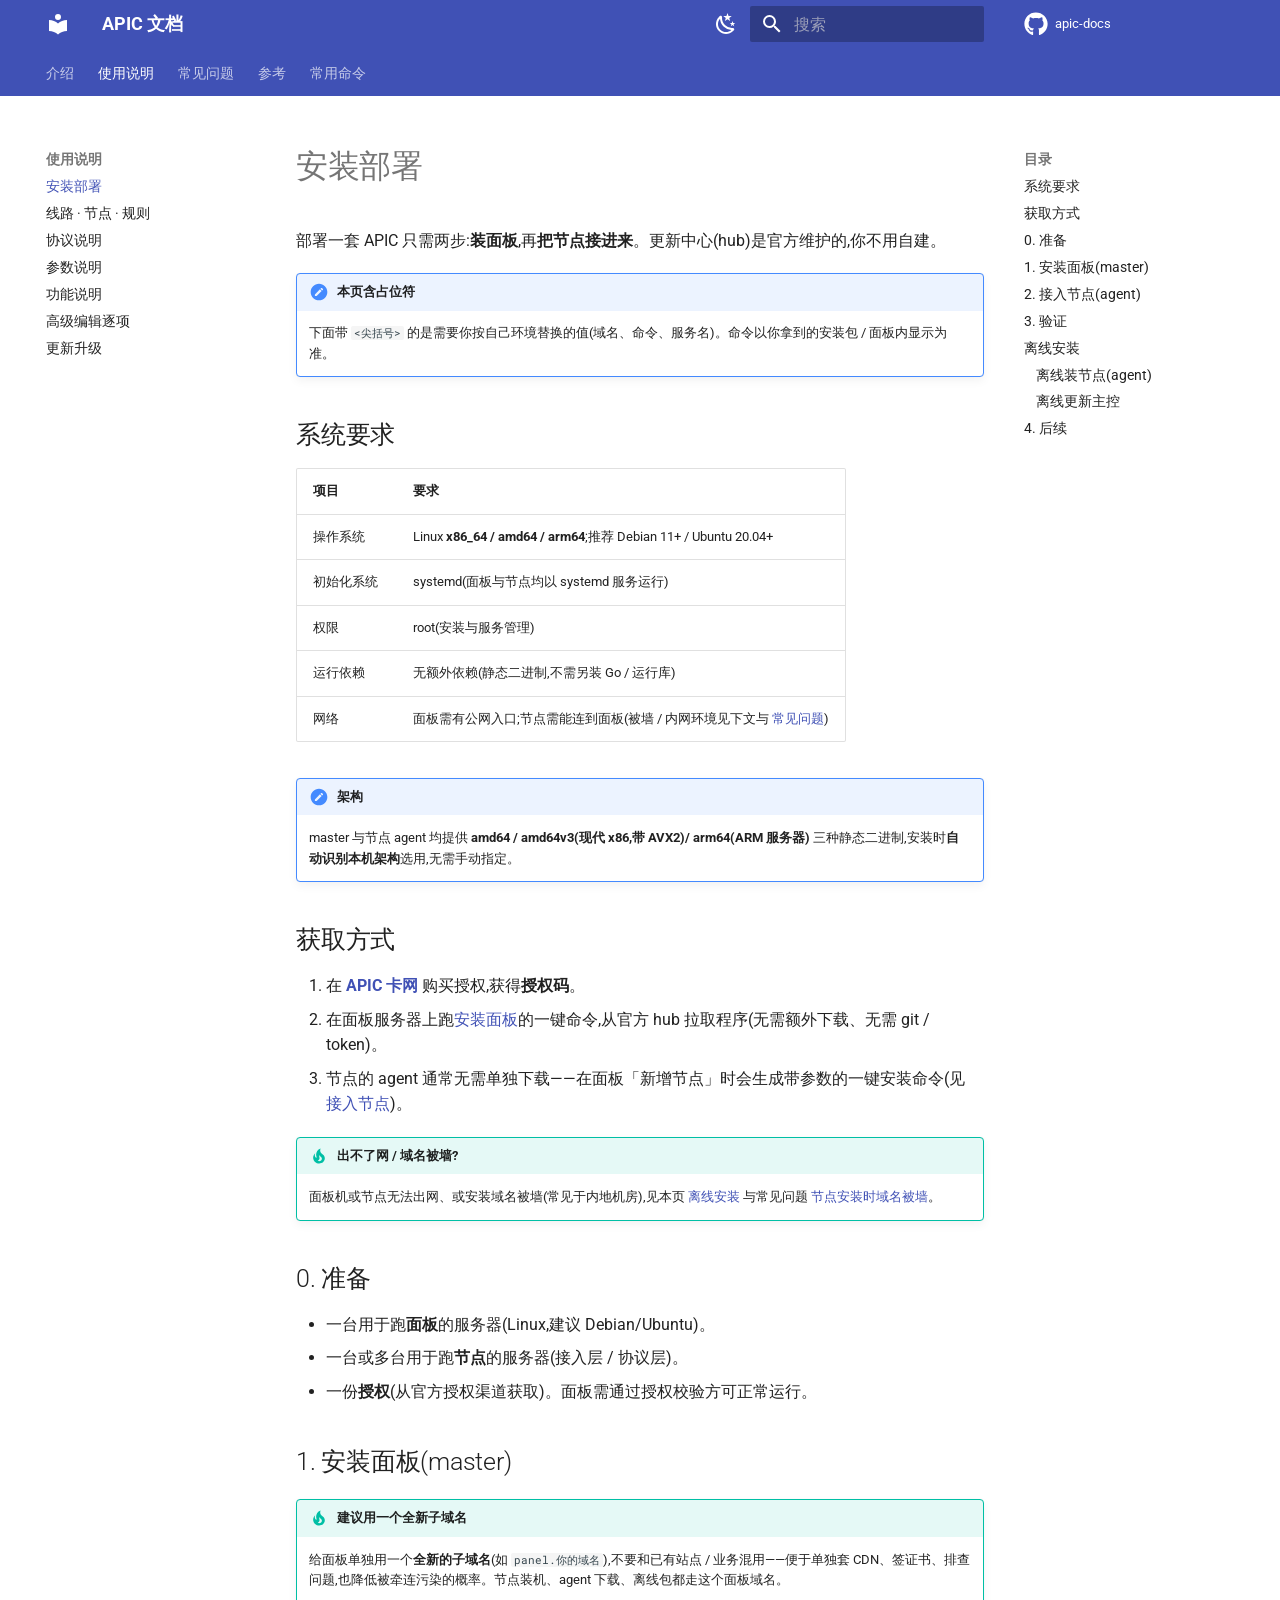
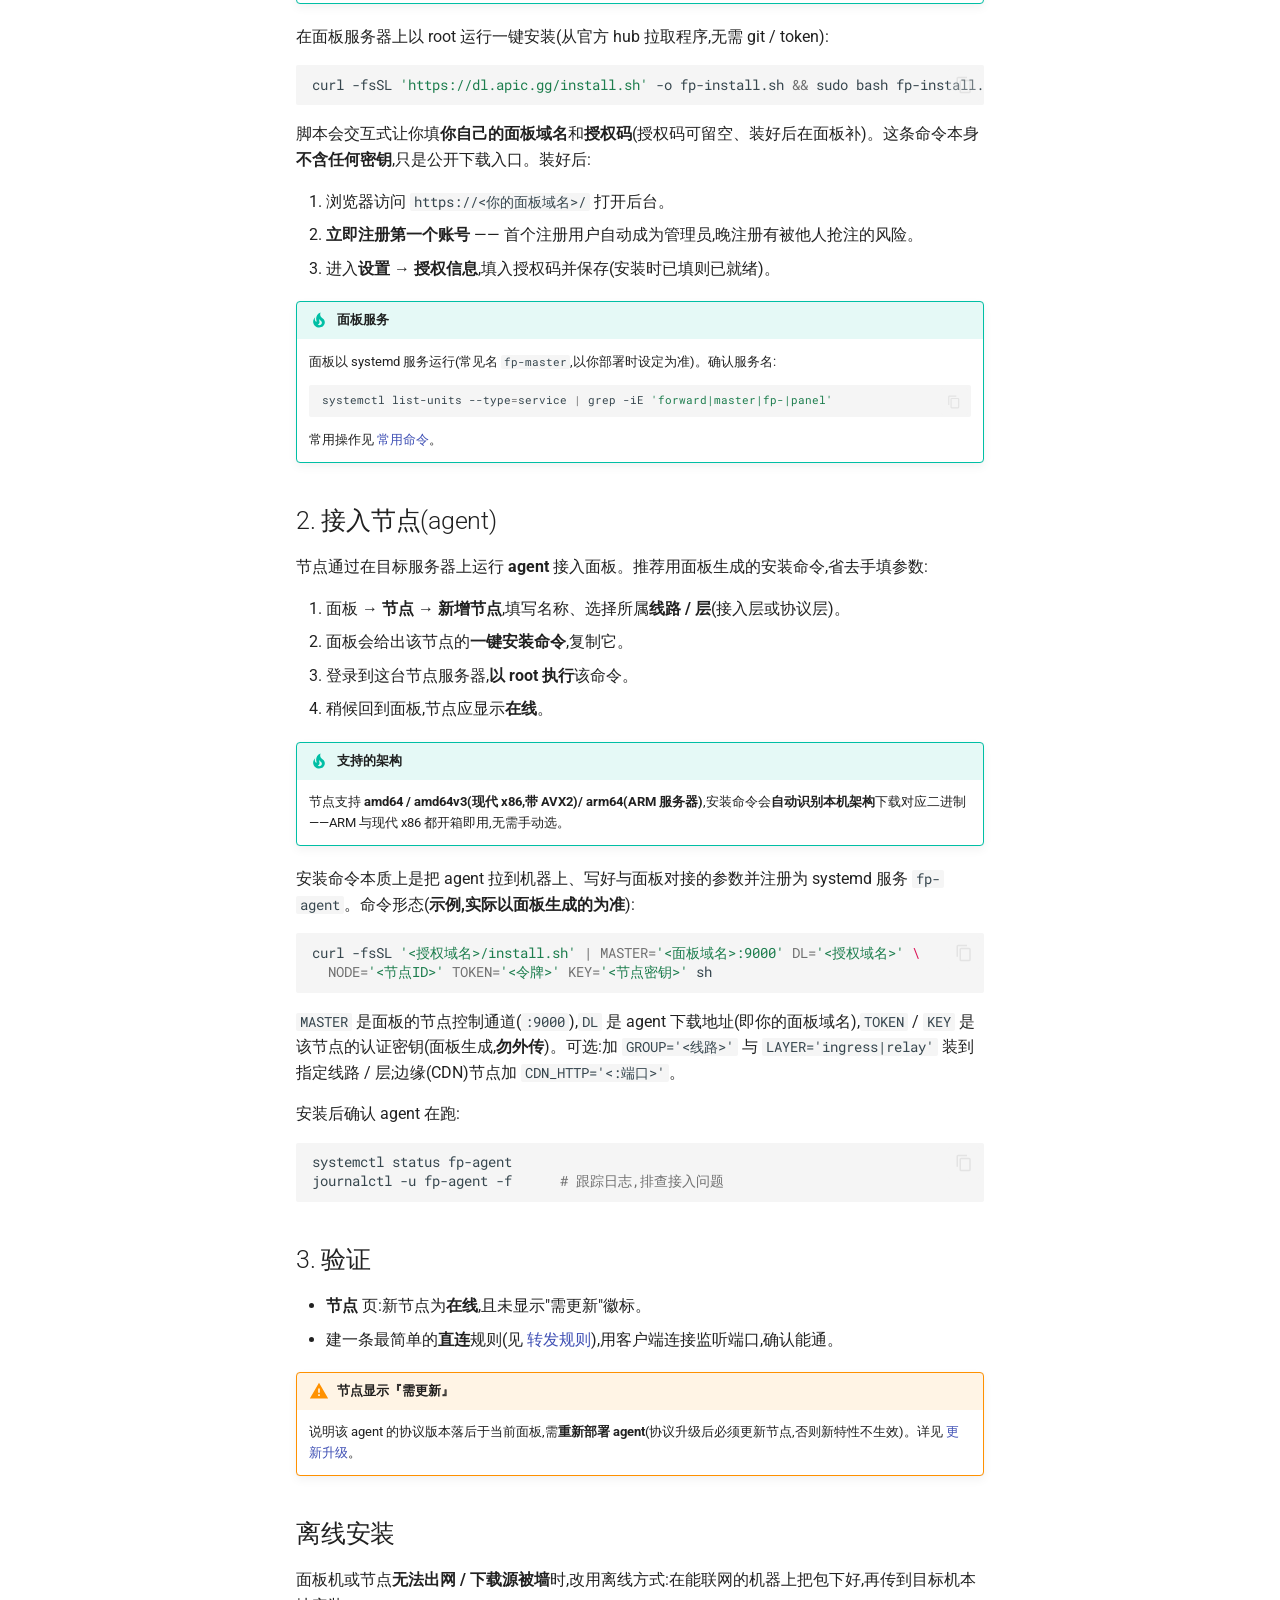
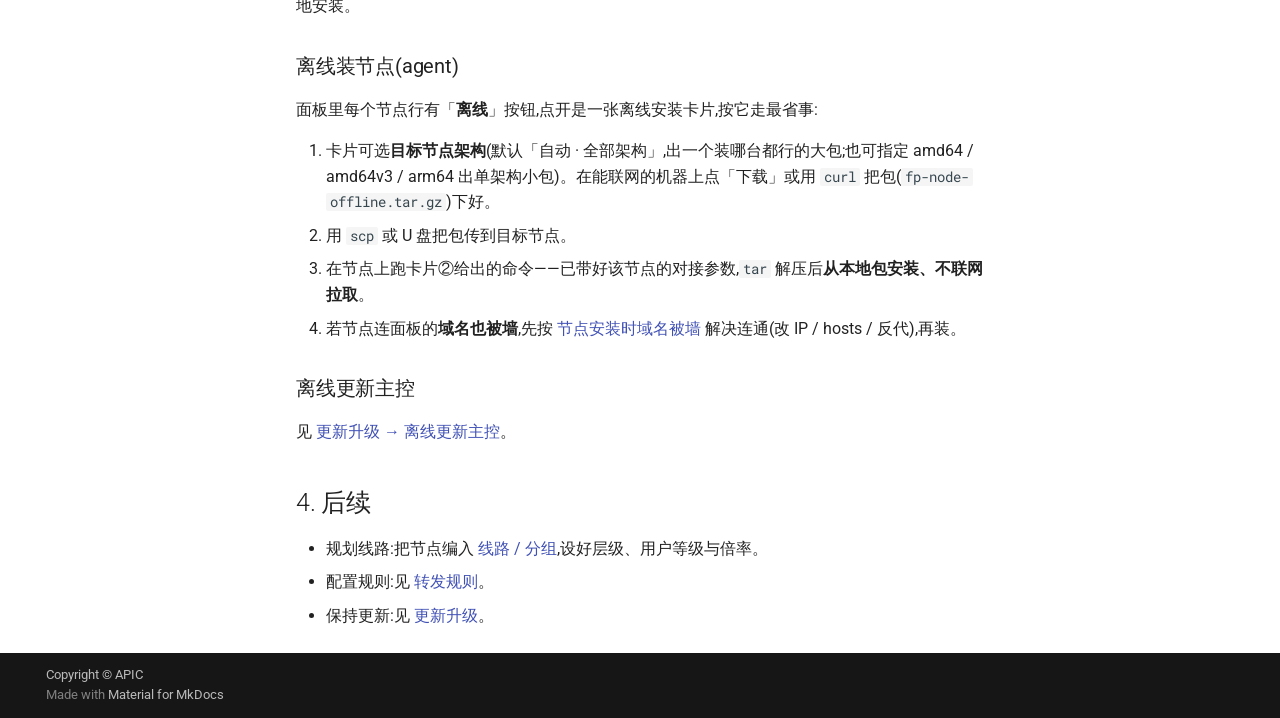
<file: guide/install/index.html>
<!doctype html>
<html lang="zh" class="no-js">
  <head>
    
      <meta charset="utf-8">
      <meta name="viewport" content="width=device-width,initial-scale=1">
      
        <meta name="description" content="APIC 中转 / CDN 面板 —— 安装、配置、运维与参考">
      
      
        <meta name="author" content="APIC">
      
      
        <link rel="canonical" href="https://docs.apic.gg/guide/install/">
      
      
        <link rel="prev" href="../..">
      
      
        <link rel="next" href="../usage/">
      
      
        
      
      
      <link rel="icon" href="../../assets/images/favicon.png">
      <meta name="generator" content="mkdocs-1.6.1, mkdocs-material-9.7.6">
    
    
      
        <title>安装部署 - APIC 文档</title>
      
    
    
      <link rel="stylesheet" href="../../assets/stylesheets/main.484c7ddc.min.css">
      
        
        <link rel="stylesheet" href="../../assets/stylesheets/palette.ab4e12ef.min.css">
      
      


    
    
      
    
    
      
        
        
        <link rel="preconnect" href="https://fonts.gstatic.com" crossorigin>
        <link rel="stylesheet" href="https://fonts.googleapis.com/css?family=Roboto:300,300i,400,400i,700,700i%7CRoboto+Mono:400,400i,700,700i&display=fallback">
        <style>:root{--md-text-font:"Roboto";--md-code-font:"Roboto Mono"}</style>
      
    
    
      <link rel="stylesheet" href="../../stylesheets/extra.css">
    
    <script>__md_scope=new URL("../..",location),__md_hash=e=>[...e].reduce(((e,_)=>(e<<5)-e+_.charCodeAt(0)),0),__md_get=(e,_=localStorage,t=__md_scope)=>JSON.parse(_.getItem(t.pathname+"."+e)),__md_set=(e,_,t=localStorage,a=__md_scope)=>{try{t.setItem(a.pathname+"."+e,JSON.stringify(_))}catch(e){}}</script>
    
      

    
    
  </head>
  
  
    
    
      
    
    
    
    
    <body dir="ltr" data-md-color-scheme="default" data-md-color-primary="indigo" data-md-color-accent="indigo">
  
    
    <input class="md-toggle" data-md-toggle="drawer" type="checkbox" id="__drawer" autocomplete="off">
    <input class="md-toggle" data-md-toggle="search" type="checkbox" id="__search" autocomplete="off">
    <label class="md-overlay" for="__drawer"></label>
    <div data-md-component="skip">
      
        
        <a href="#安装部署" class="md-skip">
          跳转至
        </a>
      
    </div>
    <div data-md-component="announce">
      
    </div>
    
    
      

<header class="md-header" data-md-component="header">
  <nav class="md-header__inner md-grid" aria-label="页眉">
    <a href="../.." title="APIC 文档" class="md-header__button md-logo" aria-label="APIC 文档" data-md-component="logo">
      
  
  <svg xmlns="http://www.w3.org/2000/svg" viewBox="0 0 24 24"><path d="M12 8a3 3 0 0 0 3-3 3 3 0 0 0-3-3 3 3 0 0 0-3 3 3 3 0 0 0 3 3m0 3.54C9.64 9.35 6.5 8 3 8v11c3.5 0 6.64 1.35 9 3.54 2.36-2.19 5.5-3.54 9-3.54V8c-3.5 0-6.64 1.35-9 3.54"/></svg>

    </a>
    <label class="md-header__button md-icon" for="__drawer">
      
      <svg xmlns="http://www.w3.org/2000/svg" viewBox="0 0 24 24"><path d="M3 6h18v2H3zm0 5h18v2H3zm0 5h18v2H3z"/></svg>
    </label>
    <div class="md-header__title" data-md-component="header-title">
      <div class="md-header__ellipsis">
        <div class="md-header__topic">
          <span class="md-ellipsis">
            APIC 文档
          </span>
        </div>
        <div class="md-header__topic" data-md-component="header-topic">
          <span class="md-ellipsis">
            
              安装部署
            
          </span>
        </div>
      </div>
    </div>
    
      
        <form class="md-header__option" data-md-component="palette">
  
    
    
    
    <input class="md-option" data-md-color-media="(prefers-color-scheme: light)" data-md-color-scheme="default" data-md-color-primary="indigo" data-md-color-accent="indigo"  aria-label="切换到深色"  type="radio" name="__palette" id="__palette_0">
    
      <label class="md-header__button md-icon" title="切换到深色" for="__palette_1" hidden>
        <svg xmlns="http://www.w3.org/2000/svg" viewBox="0 0 24 24"><path d="m17.75 4.09-2.53 1.94.91 3.06-2.63-1.81-2.63 1.81.91-3.06-2.53-1.94L12.44 4l1.06-3 1.06 3zm3.5 6.91-1.64 1.25.59 1.98-1.7-1.17-1.7 1.17.59-1.98L15.75 11l2.06-.05L18.5 9l.69 1.95zm-2.28 4.95c.83-.08 1.72 1.1 1.19 1.85-.32.45-.66.87-1.08 1.27C15.17 23 8.84 23 4.94 19.07c-3.91-3.9-3.91-10.24 0-14.14.4-.4.82-.76 1.27-1.08.75-.53 1.93.36 1.85 1.19-.27 2.86.69 5.83 2.89 8.02a9.96 9.96 0 0 0 8.02 2.89m-1.64 2.02a12.08 12.08 0 0 1-7.8-3.47c-2.17-2.19-3.33-5-3.49-7.82-2.81 3.14-2.7 7.96.31 10.98 3.02 3.01 7.84 3.12 10.98.31"/></svg>
      </label>
    
  
    
    
    
    <input class="md-option" data-md-color-media="(prefers-color-scheme: dark)" data-md-color-scheme="slate" data-md-color-primary="indigo" data-md-color-accent="indigo"  aria-label="切换到浅色"  type="radio" name="__palette" id="__palette_1">
    
      <label class="md-header__button md-icon" title="切换到浅色" for="__palette_0" hidden>
        <svg xmlns="http://www.w3.org/2000/svg" viewBox="0 0 24 24"><path d="M12 7a5 5 0 0 1 5 5 5 5 0 0 1-5 5 5 5 0 0 1-5-5 5 5 0 0 1 5-5m0 2a3 3 0 0 0-3 3 3 3 0 0 0 3 3 3 3 0 0 0 3-3 3 3 0 0 0-3-3m0-7 2.39 3.42C13.65 5.15 12.84 5 12 5s-1.65.15-2.39.42zM3.34 7l4.16-.35A7.2 7.2 0 0 0 5.94 8.5c-.44.74-.69 1.5-.83 2.29zm.02 10 1.76-3.77a7.131 7.131 0 0 0 2.38 4.14zM20.65 7l-1.77 3.79a7.02 7.02 0 0 0-2.38-4.15zm-.01 10-4.14.36c.59-.51 1.12-1.14 1.54-1.86.42-.73.69-1.5.83-2.29zM12 22l-2.41-3.44c.74.27 1.55.44 2.41.44.82 0 1.63-.17 2.37-.44z"/></svg>
      </label>
    
  
</form>
      
    
    
      <script>var palette=__md_get("__palette");if(palette&&palette.color){if("(prefers-color-scheme)"===palette.color.media){var media=matchMedia("(prefers-color-scheme: light)"),input=document.querySelector(media.matches?"[data-md-color-media='(prefers-color-scheme: light)']":"[data-md-color-media='(prefers-color-scheme: dark)']");palette.color.media=input.getAttribute("data-md-color-media"),palette.color.scheme=input.getAttribute("data-md-color-scheme"),palette.color.primary=input.getAttribute("data-md-color-primary"),palette.color.accent=input.getAttribute("data-md-color-accent")}for(var[key,value]of Object.entries(palette.color))document.body.setAttribute("data-md-color-"+key,value)}</script>
    
    
    
      
      
        <label class="md-header__button md-icon" for="__search">
          
          <svg xmlns="http://www.w3.org/2000/svg" viewBox="0 0 24 24"><path d="M9.5 3A6.5 6.5 0 0 1 16 9.5c0 1.61-.59 3.09-1.56 4.23l.27.27h.79l5 5-1.5 1.5-5-5v-.79l-.27-.27A6.52 6.52 0 0 1 9.5 16 6.5 6.5 0 0 1 3 9.5 6.5 6.5 0 0 1 9.5 3m0 2C7 5 5 7 5 9.5S7 14 9.5 14 14 12 14 9.5 12 5 9.5 5"/></svg>
        </label>
        <div class="md-search" data-md-component="search" role="dialog">
  <label class="md-search__overlay" for="__search"></label>
  <div class="md-search__inner" role="search">
    <form class="md-search__form" name="search">
      <input type="text" class="md-search__input" name="query" aria-label="搜索" placeholder="搜索" autocapitalize="off" autocorrect="off" autocomplete="off" spellcheck="false" data-md-component="search-query" required>
      <label class="md-search__icon md-icon" for="__search">
        
        <svg xmlns="http://www.w3.org/2000/svg" viewBox="0 0 24 24"><path d="M9.5 3A6.5 6.5 0 0 1 16 9.5c0 1.61-.59 3.09-1.56 4.23l.27.27h.79l5 5-1.5 1.5-5-5v-.79l-.27-.27A6.52 6.52 0 0 1 9.5 16 6.5 6.5 0 0 1 3 9.5 6.5 6.5 0 0 1 9.5 3m0 2C7 5 5 7 5 9.5S7 14 9.5 14 14 12 14 9.5 12 5 9.5 5"/></svg>
        
        <svg xmlns="http://www.w3.org/2000/svg" viewBox="0 0 24 24"><path d="M20 11v2H8l5.5 5.5-1.42 1.42L4.16 12l7.92-7.92L13.5 5.5 8 11z"/></svg>
      </label>
      <nav class="md-search__options" aria-label="查找">
        
        <button type="reset" class="md-search__icon md-icon" title="清空当前内容" aria-label="清空当前内容" tabindex="-1">
          
          <svg xmlns="http://www.w3.org/2000/svg" viewBox="0 0 24 24"><path d="M19 6.41 17.59 5 12 10.59 6.41 5 5 6.41 10.59 12 5 17.59 6.41 19 12 13.41 17.59 19 19 17.59 13.41 12z"/></svg>
        </button>
      </nav>
      
        <div class="md-search__suggest" data-md-component="search-suggest"></div>
      
    </form>
    <div class="md-search__output">
      <div class="md-search__scrollwrap" tabindex="0" data-md-scrollfix>
        <div class="md-search-result" data-md-component="search-result">
          <div class="md-search-result__meta">
            正在初始化搜索引擎
          </div>
          <ol class="md-search-result__list" role="presentation"></ol>
        </div>
      </div>
    </div>
  </div>
</div>
      
    
    
      <div class="md-header__source">
        <a href="https://github.com/cenbaixi/apic-docs" title="前往仓库" class="md-source" data-md-component="source">
  <div class="md-source__icon md-icon">
    
    <svg xmlns="http://www.w3.org/2000/svg" viewBox="0 0 512 512"><!--! Font Awesome Free 7.1.0 by @fontawesome - https://fontawesome.com License - https://fontawesome.com/license/free (Icons: CC BY 4.0, Fonts: SIL OFL 1.1, Code: MIT License) Copyright 2025 Fonticons, Inc.--><path d="M173.9 397.4c0 2-2.3 3.6-5.2 3.6-3.3.3-5.6-1.3-5.6-3.6 0-2 2.3-3.6 5.2-3.6 3-.3 5.6 1.3 5.6 3.6m-31.1-4.5c-.7 2 1.3 4.3 4.3 4.9 2.6 1 5.6 0 6.2-2s-1.3-4.3-4.3-5.2c-2.6-.7-5.5.3-6.2 2.3m44.2-1.7c-2.9.7-4.9 2.6-4.6 4.9.3 2 2.9 3.3 5.9 2.6 2.9-.7 4.9-2.6 4.6-4.6-.3-1.9-3-3.2-5.9-2.9M252.8 8C114.1 8 8 113.3 8 252c0 110.9 69.8 205.8 169.5 239.2 12.8 2.3 17.3-5.6 17.3-12.1 0-6.2-.3-40.4-.3-61.4 0 0-70 15-84.7-29.8 0 0-11.4-29.1-27.8-36.6 0 0-22.9-15.7 1.6-15.4 0 0 24.9 2 38.6 25.8 21.9 38.6 58.6 27.5 72.9 20.9 2.3-16 8.8-27.1 16-33.7-55.9-6.2-112.3-14.3-112.3-110.5 0-27.5 7.6-41.3 23.6-58.9-2.6-6.5-11.1-33.3 2.6-67.9 20.9-6.5 69 27 69 27 20-5.6 41.5-8.5 62.8-8.5s42.8 2.9 62.8 8.5c0 0 48.1-33.6 69-27 13.7 34.7 5.2 61.4 2.6 67.9 16 17.7 25.8 31.5 25.8 58.9 0 96.5-58.9 104.2-114.8 110.5 9.2 7.9 17 22.9 17 46.4 0 33.7-.3 75.4-.3 83.6 0 6.5 4.6 14.4 17.3 12.1C436.2 457.8 504 362.9 504 252 504 113.3 391.5 8 252.8 8M105.2 352.9c-1.3 1-1 3.3.7 5.2 1.6 1.6 3.9 2.3 5.2 1 1.3-1 1-3.3-.7-5.2-1.6-1.6-3.9-2.3-5.2-1m-10.8-8.1c-.7 1.3.3 2.9 2.3 3.9 1.6 1 3.6.7 4.3-.7.7-1.3-.3-2.9-2.3-3.9-2-.6-3.6-.3-4.3.7m32.4 35.6c-1.6 1.3-1 4.3 1.3 6.2 2.3 2.3 5.2 2.6 6.5 1 1.3-1.3.7-4.3-1.3-6.2-2.2-2.3-5.2-2.6-6.5-1m-11.4-14.7c-1.6 1-1.6 3.6 0 5.9s4.3 3.3 5.6 2.3c1.6-1.3 1.6-3.9 0-6.2-1.4-2.3-4-3.3-5.6-2"/></svg>
  </div>
  <div class="md-source__repository">
    apic-docs
  </div>
</a>
      </div>
    
  </nav>
  
</header>
    
    <div class="md-container" data-md-component="container">
      
      
        
          
            
<nav class="md-tabs" aria-label="标签" data-md-component="tabs">
  <div class="md-grid">
    <ul class="md-tabs__list">
      
        
  
  
  
  
    <li class="md-tabs__item">
      <a href="../.." class="md-tabs__link">
        
  
  
    
  
  介绍

      </a>
    </li>
  

      
        
  
  
  
    
  
  
    
    
      <li class="md-tabs__item md-tabs__item--active">
        <a href="./" class="md-tabs__link">
          
  
  
    
  
  使用说明

        </a>
      </li>
    
  

      
        
  
  
  
  
    <li class="md-tabs__item">
      <a href="../../faq/" class="md-tabs__link">
        
  
  
    
  
  常见问题

      </a>
    </li>
  

      
        
  
  
  
  
    <li class="md-tabs__item">
      <a href="../../reference/" class="md-tabs__link">
        
  
  
    
  
  参考

      </a>
    </li>
  

      
        
  
  
  
  
    <li class="md-tabs__item">
      <a href="../../commands/" class="md-tabs__link">
        
  
  
    
  
  常用命令

      </a>
    </li>
  

      
    </ul>
  </div>
</nav>
          
        
      
      <main class="md-main" data-md-component="main">
        <div class="md-main__inner md-grid">
          
            
              
              <div class="md-sidebar md-sidebar--primary" data-md-component="sidebar" data-md-type="navigation" >
                <div class="md-sidebar__scrollwrap">
                  <div class="md-sidebar__inner">
                    


  


<nav class="md-nav md-nav--primary md-nav--lifted" aria-label="导航栏" data-md-level="0">
  <label class="md-nav__title" for="__drawer">
    <a href="../.." title="APIC 文档" class="md-nav__button md-logo" aria-label="APIC 文档" data-md-component="logo">
      
  
  <svg xmlns="http://www.w3.org/2000/svg" viewBox="0 0 24 24"><path d="M12 8a3 3 0 0 0 3-3 3 3 0 0 0-3-3 3 3 0 0 0-3 3 3 3 0 0 0 3 3m0 3.54C9.64 9.35 6.5 8 3 8v11c3.5 0 6.64 1.35 9 3.54 2.36-2.19 5.5-3.54 9-3.54V8c-3.5 0-6.64 1.35-9 3.54"/></svg>

    </a>
    APIC 文档
  </label>
  
    <div class="md-nav__source">
      <a href="https://github.com/cenbaixi/apic-docs" title="前往仓库" class="md-source" data-md-component="source">
  <div class="md-source__icon md-icon">
    
    <svg xmlns="http://www.w3.org/2000/svg" viewBox="0 0 512 512"><!--! Font Awesome Free 7.1.0 by @fontawesome - https://fontawesome.com License - https://fontawesome.com/license/free (Icons: CC BY 4.0, Fonts: SIL OFL 1.1, Code: MIT License) Copyright 2025 Fonticons, Inc.--><path d="M173.9 397.4c0 2-2.3 3.6-5.2 3.6-3.3.3-5.6-1.3-5.6-3.6 0-2 2.3-3.6 5.2-3.6 3-.3 5.6 1.3 5.6 3.6m-31.1-4.5c-.7 2 1.3 4.3 4.3 4.9 2.6 1 5.6 0 6.2-2s-1.3-4.3-4.3-5.2c-2.6-.7-5.5.3-6.2 2.3m44.2-1.7c-2.9.7-4.9 2.6-4.6 4.9.3 2 2.9 3.3 5.9 2.6 2.9-.7 4.9-2.6 4.6-4.6-.3-1.9-3-3.2-5.9-2.9M252.8 8C114.1 8 8 113.3 8 252c0 110.9 69.8 205.8 169.5 239.2 12.8 2.3 17.3-5.6 17.3-12.1 0-6.2-.3-40.4-.3-61.4 0 0-70 15-84.7-29.8 0 0-11.4-29.1-27.8-36.6 0 0-22.9-15.7 1.6-15.4 0 0 24.9 2 38.6 25.8 21.9 38.6 58.6 27.5 72.9 20.9 2.3-16 8.8-27.1 16-33.7-55.9-6.2-112.3-14.3-112.3-110.5 0-27.5 7.6-41.3 23.6-58.9-2.6-6.5-11.1-33.3 2.6-67.9 20.9-6.5 69 27 69 27 20-5.6 41.5-8.5 62.8-8.5s42.8 2.9 62.8 8.5c0 0 48.1-33.6 69-27 13.7 34.7 5.2 61.4 2.6 67.9 16 17.7 25.8 31.5 25.8 58.9 0 96.5-58.9 104.2-114.8 110.5 9.2 7.9 17 22.9 17 46.4 0 33.7-.3 75.4-.3 83.6 0 6.5 4.6 14.4 17.3 12.1C436.2 457.8 504 362.9 504 252 504 113.3 391.5 8 252.8 8M105.2 352.9c-1.3 1-1 3.3.7 5.2 1.6 1.6 3.9 2.3 5.2 1 1.3-1 1-3.3-.7-5.2-1.6-1.6-3.9-2.3-5.2-1m-10.8-8.1c-.7 1.3.3 2.9 2.3 3.9 1.6 1 3.6.7 4.3-.7.7-1.3-.3-2.9-2.3-3.9-2-.6-3.6-.3-4.3.7m32.4 35.6c-1.6 1.3-1 4.3 1.3 6.2 2.3 2.3 5.2 2.6 6.5 1 1.3-1.3.7-4.3-1.3-6.2-2.2-2.3-5.2-2.6-6.5-1m-11.4-14.7c-1.6 1-1.6 3.6 0 5.9s4.3 3.3 5.6 2.3c1.6-1.3 1.6-3.9 0-6.2-1.4-2.3-4-3.3-5.6-2"/></svg>
  </div>
  <div class="md-source__repository">
    apic-docs
  </div>
</a>
    </div>
  
  <ul class="md-nav__list" data-md-scrollfix>
    
      
      
  
  
  
  
    <li class="md-nav__item">
      <a href="../.." class="md-nav__link">
        
  
  
  <span class="md-ellipsis">
    
  
    介绍
  

    
  </span>
  
  

      </a>
    </li>
  

    
      
      
  
  
    
  
  
  
    
    
      
        
      
        
      
        
      
        
      
        
      
        
      
        
      
    
    
    
      
        
        
      
      
        
      
    
    
    <li class="md-nav__item md-nav__item--active md-nav__item--section md-nav__item--nested">
      
        
        
        <input class="md-nav__toggle md-toggle " type="checkbox" id="__nav_2" checked>
        
          
          <label class="md-nav__link" for="__nav_2" id="__nav_2_label" tabindex="">
            
  
  
  <span class="md-ellipsis">
    
  
    使用说明
  

    
  </span>
  
  

            <span class="md-nav__icon md-icon"></span>
          </label>
        
        <nav class="md-nav" data-md-level="1" aria-labelledby="__nav_2_label" aria-expanded="true">
          <label class="md-nav__title" for="__nav_2">
            <span class="md-nav__icon md-icon"></span>
            
  
    使用说明
  

          </label>
          <ul class="md-nav__list" data-md-scrollfix>
            
              
                
  
  
    
  
  
  
    <li class="md-nav__item md-nav__item--active">
      
      <input class="md-nav__toggle md-toggle" type="checkbox" id="__toc">
      
      
        
      
      
        <label class="md-nav__link md-nav__link--active" for="__toc">
          
  
  
  <span class="md-ellipsis">
    
  
    安装部署
  

    
  </span>
  
  

          <span class="md-nav__icon md-icon"></span>
        </label>
      
      <a href="./" class="md-nav__link md-nav__link--active">
        
  
  
  <span class="md-ellipsis">
    
  
    安装部署
  

    
  </span>
  
  

      </a>
      
        

<nav class="md-nav md-nav--secondary" aria-label="目录">
  
  
  
    
  
  
    <label class="md-nav__title" for="__toc">
      <span class="md-nav__icon md-icon"></span>
      目录
    </label>
    <ul class="md-nav__list" data-md-component="toc" data-md-scrollfix>
      
        <li class="md-nav__item">
  <a href="#系统要求" class="md-nav__link">
    <span class="md-ellipsis">
      
        系统要求
      
    </span>
  </a>
  
</li>
      
        <li class="md-nav__item">
  <a href="#获取方式" class="md-nav__link">
    <span class="md-ellipsis">
      
        获取方式
      
    </span>
  </a>
  
</li>
      
        <li class="md-nav__item">
  <a href="#0-准备" class="md-nav__link">
    <span class="md-ellipsis">
      
        0. 准备
      
    </span>
  </a>
  
</li>
      
        <li class="md-nav__item">
  <a href="#1-安装面板master" class="md-nav__link">
    <span class="md-ellipsis">
      
        1. 安装面板(master)
      
    </span>
  </a>
  
</li>
      
        <li class="md-nav__item">
  <a href="#2-接入节点agent" class="md-nav__link">
    <span class="md-ellipsis">
      
        2. 接入节点(agent)
      
    </span>
  </a>
  
</li>
      
        <li class="md-nav__item">
  <a href="#3-验证" class="md-nav__link">
    <span class="md-ellipsis">
      
        3. 验证
      
    </span>
  </a>
  
</li>
      
        <li class="md-nav__item">
  <a href="#离线安装" class="md-nav__link">
    <span class="md-ellipsis">
      
        离线安装
      
    </span>
  </a>
  
    <nav class="md-nav" aria-label="离线安装">
      <ul class="md-nav__list">
        
          <li class="md-nav__item">
  <a href="#离线装节点agent" class="md-nav__link">
    <span class="md-ellipsis">
      
        离线装节点(agent)
      
    </span>
  </a>
  
</li>
        
          <li class="md-nav__item">
  <a href="#离线更新主控" class="md-nav__link">
    <span class="md-ellipsis">
      
        离线更新主控
      
    </span>
  </a>
  
</li>
        
      </ul>
    </nav>
  
</li>
      
        <li class="md-nav__item">
  <a href="#4-后续" class="md-nav__link">
    <span class="md-ellipsis">
      
        4. 后续
      
    </span>
  </a>
  
</li>
      
    </ul>
  
</nav>
      
    </li>
  

              
            
              
                
  
  
  
  
    <li class="md-nav__item">
      <a href="../usage/" class="md-nav__link">
        
  
  
  <span class="md-ellipsis">
    
  
    线路 · 节点 · 规则
  

    
  </span>
  
  

      </a>
    </li>
  

              
            
              
                
  
  
  
  
    <li class="md-nav__item">
      <a href="../protocols/" class="md-nav__link">
        
  
  
  <span class="md-ellipsis">
    
  
    协议说明
  

    
  </span>
  
  

      </a>
    </li>
  

              
            
              
                
  
  
  
  
    <li class="md-nav__item">
      <a href="../advanced/" class="md-nav__link">
        
  
  
  <span class="md-ellipsis">
    
  
    参数说明
  

    
  </span>
  
  

      </a>
    </li>
  

              
            
              
                
  
  
  
  
    <li class="md-nav__item">
      <a href="../features/" class="md-nav__link">
        
  
  
  <span class="md-ellipsis">
    
  
    功能说明
  

    
  </span>
  
  

      </a>
    </li>
  

              
            
              
                
  
  
  
  
    <li class="md-nav__item">
      <a href="../fields/" class="md-nav__link">
        
  
  
  <span class="md-ellipsis">
    
  
    高级编辑逐项
  

    
  </span>
  
  

      </a>
    </li>
  

              
            
              
                
  
  
  
  
    <li class="md-nav__item">
      <a href="../update/" class="md-nav__link">
        
  
  
  <span class="md-ellipsis">
    
  
    更新升级
  

    
  </span>
  
  

      </a>
    </li>
  

              
            
          </ul>
        </nav>
      
    </li>
  

    
      
      
  
  
  
  
    <li class="md-nav__item">
      <a href="../../faq/" class="md-nav__link">
        
  
  
  <span class="md-ellipsis">
    
  
    常见问题
  

    
  </span>
  
  

      </a>
    </li>
  

    
      
      
  
  
  
  
    <li class="md-nav__item">
      <a href="../../reference/" class="md-nav__link">
        
  
  
  <span class="md-ellipsis">
    
  
    参考
  

    
  </span>
  
  

      </a>
    </li>
  

    
      
      
  
  
  
  
    <li class="md-nav__item">
      <a href="../../commands/" class="md-nav__link">
        
  
  
  <span class="md-ellipsis">
    
  
    常用命令
  

    
  </span>
  
  

      </a>
    </li>
  

    
  </ul>
</nav>
                  </div>
                </div>
              </div>
            
            
              
              <div class="md-sidebar md-sidebar--secondary" data-md-component="sidebar" data-md-type="toc" >
                <div class="md-sidebar__scrollwrap">
                  <div class="md-sidebar__inner">
                    

<nav class="md-nav md-nav--secondary" aria-label="目录">
  
  
  
    
  
  
    <label class="md-nav__title" for="__toc">
      <span class="md-nav__icon md-icon"></span>
      目录
    </label>
    <ul class="md-nav__list" data-md-component="toc" data-md-scrollfix>
      
        <li class="md-nav__item">
  <a href="#系统要求" class="md-nav__link">
    <span class="md-ellipsis">
      
        系统要求
      
    </span>
  </a>
  
</li>
      
        <li class="md-nav__item">
  <a href="#获取方式" class="md-nav__link">
    <span class="md-ellipsis">
      
        获取方式
      
    </span>
  </a>
  
</li>
      
        <li class="md-nav__item">
  <a href="#0-准备" class="md-nav__link">
    <span class="md-ellipsis">
      
        0. 准备
      
    </span>
  </a>
  
</li>
      
        <li class="md-nav__item">
  <a href="#1-安装面板master" class="md-nav__link">
    <span class="md-ellipsis">
      
        1. 安装面板(master)
      
    </span>
  </a>
  
</li>
      
        <li class="md-nav__item">
  <a href="#2-接入节点agent" class="md-nav__link">
    <span class="md-ellipsis">
      
        2. 接入节点(agent)
      
    </span>
  </a>
  
</li>
      
        <li class="md-nav__item">
  <a href="#3-验证" class="md-nav__link">
    <span class="md-ellipsis">
      
        3. 验证
      
    </span>
  </a>
  
</li>
      
        <li class="md-nav__item">
  <a href="#离线安装" class="md-nav__link">
    <span class="md-ellipsis">
      
        离线安装
      
    </span>
  </a>
  
    <nav class="md-nav" aria-label="离线安装">
      <ul class="md-nav__list">
        
          <li class="md-nav__item">
  <a href="#离线装节点agent" class="md-nav__link">
    <span class="md-ellipsis">
      
        离线装节点(agent)
      
    </span>
  </a>
  
</li>
        
          <li class="md-nav__item">
  <a href="#离线更新主控" class="md-nav__link">
    <span class="md-ellipsis">
      
        离线更新主控
      
    </span>
  </a>
  
</li>
        
      </ul>
    </nav>
  
</li>
      
        <li class="md-nav__item">
  <a href="#4-后续" class="md-nav__link">
    <span class="md-ellipsis">
      
        4. 后续
      
    </span>
  </a>
  
</li>
      
    </ul>
  
</nav>
                  </div>
                </div>
              </div>
            
          
          
            <div class="md-content" data-md-component="content">
              
              <article class="md-content__inner md-typeset">
                
                  


  
  


<h1 id="安装部署">安装部署<a class="headerlink" href="#安装部署" title="Permanent link">&para;</a></h1>
<p>部署一套 APIC 只需两步:<strong>装面板</strong>,再<strong>把节点接进来</strong>。更新中心(hub)是官方维护的,你不用自建。</p>
<div class="admonition note">
<p class="admonition-title">本页含占位符</p>
<p>下面带 <code>&lt;尖括号&gt;</code> 的是需要你按自己环境替换的值(域名、命令、服务名)。命令以你拿到的安装包 / 面板内显示为准。</p>
</div>
<h2 id="系统要求">系统要求<a class="headerlink" href="#系统要求" title="Permanent link">&para;</a></h2>
<table>
<thead>
<tr>
<th>项目</th>
<th>要求</th>
</tr>
</thead>
<tbody>
<tr>
<td>操作系统</td>
<td>Linux <strong>x86_64 / amd64 / arm64</strong>;推荐 Debian 11+ / Ubuntu 20.04+</td>
</tr>
<tr>
<td>初始化系统</td>
<td>systemd(面板与节点均以 systemd 服务运行)</td>
</tr>
<tr>
<td>权限</td>
<td>root(安装与服务管理)</td>
</tr>
<tr>
<td>运行依赖</td>
<td>无额外依赖(静态二进制,不需另装 Go / 运行库)</td>
</tr>
<tr>
<td>网络</td>
<td>面板需有公网入口;节点需能连到面板(被墙 / 内网环境见下文与 <a href="../../faq/">常见问题</a>)</td>
</tr>
</tbody>
</table>
<div class="admonition note">
<p class="admonition-title">架构</p>
<p>master 与节点 agent 均提供 <strong>amd64 / amd64v3(现代 x86,带 AVX2)/ arm64(ARM 服务器)</strong> 三种静态二进制,安装时<strong>自动识别本机架构</strong>选用,无需手动指定。</p>
</div>
<h2 id="获取方式">获取方式<a class="headerlink" href="#获取方式" title="Permanent link">&para;</a></h2>
<ol>
<li>在 <strong><a href="https://buy.apic.gg">APIC 卡网</a></strong> 购买授权,获得<strong>授权码</strong>。</li>
<li>在面板服务器上跑<a href="#1-安装面板master">安装面板</a>的一键命令,从官方 hub 拉取程序(无需额外下载、无需 git / token)。</li>
<li>节点的 agent 通常无需单独下载——在面板「新增节点」时会生成带参数的一键安装命令(见 <a href="#2-接入节点agent">接入节点</a>)。</li>
</ol>
<div class="admonition tip">
<p class="admonition-title">出不了网 / 域名被墙?</p>
<p>面板机或节点无法出网、或安装域名被墙(常见于内地机房),见本页 <a href="#离线安装">离线安装</a> 与常见问题 <a href="../../faq/#节点安装时域名被墙怎么办">节点安装时域名被墙</a>。</p>
</div>
<h2 id="0-准备">0. 准备<a class="headerlink" href="#0-准备" title="Permanent link">&para;</a></h2>
<ul>
<li>一台用于跑<strong>面板</strong>的服务器(Linux,建议 Debian/Ubuntu)。</li>
<li>一台或多台用于跑<strong>节点</strong>的服务器(接入层 / 协议层)。</li>
<li>一份<strong>授权</strong>(从官方授权渠道获取)。面板需通过授权校验方可正常运行。</li>
</ul>
<h2 id="1-安装面板master">1. 安装面板(master)<a class="headerlink" href="#1-安装面板master" title="Permanent link">&para;</a></h2>
<div class="admonition tip">
<p class="admonition-title">建议用一个全新子域名</p>
<p>给面板单独用一个<strong>全新的子域名</strong>(如 <code>panel.你的域名</code>),不要和已有站点 / 业务混用——便于单独套 CDN、签证书、排查问题,也降低被牵连污染的概率。节点装机、agent 下载、离线包都走这个面板域名。</p>
</div>
<p>在面板服务器上以 root 运行一键安装(从官方 hub 拉取程序,无需 git / token):</p>
<div class="highlight"><pre><span></span><code><a id="__codelineno-0-1" name="__codelineno-0-1" href="#__codelineno-0-1"></a>curl<span class="w"> </span>-fsSL<span class="w"> </span><span class="s1">&#39;https://dl.apic.gg/install.sh&#39;</span><span class="w"> </span>-o<span class="w"> </span>fp-install.sh<span class="w"> </span><span class="o">&amp;&amp;</span><span class="w"> </span>sudo<span class="w"> </span>bash<span class="w"> </span>fp-install.sh
</code></pre></div>
<p>脚本会交互式让你填<strong>你自己的面板域名</strong>和<strong>授权码</strong>(授权码可留空、装好后在面板补)。这条命令本身<strong>不含任何密钥</strong>,只是公开下载入口。装好后:</p>
<ol>
<li>浏览器访问 <code>https://&lt;你的面板域名&gt;/</code> 打开后台。</li>
<li><strong>立即注册第一个账号</strong> —— 首个注册用户自动成为管理员,晚注册有被他人抢注的风险。</li>
<li>进入<strong>设置 → 授权信息</strong>,填入授权码并保存(安装时已填则已就绪)。</li>
</ol>
<div class="admonition tip">
<p class="admonition-title">面板服务</p>
<p>面板以 systemd 服务运行(常见名 <code>fp-master</code>,以你部署时设定为准)。确认服务名:</p>
<div class="highlight"><pre><span></span><code><a id="__codelineno-1-1" name="__codelineno-1-1" href="#__codelineno-1-1"></a>systemctl<span class="w"> </span>list-units<span class="w"> </span>--type<span class="o">=</span>service<span class="w"> </span><span class="p">|</span><span class="w"> </span>grep<span class="w"> </span>-iE<span class="w"> </span><span class="s1">&#39;forward|master|fp-|panel&#39;</span>
</code></pre></div>
<p>常用操作见 <a href="../../commands/">常用命令</a>。</p>
</div>
<h2 id="2-接入节点agent">2. 接入节点(agent)<a class="headerlink" href="#2-接入节点agent" title="Permanent link">&para;</a></h2>
<p>节点通过在目标服务器上运行 <strong>agent</strong> 接入面板。推荐用面板生成的安装命令,省去手填参数:</p>
<ol>
<li>面板 → <strong>节点</strong> → <strong>新增节点</strong>,填写名称、选择所属<strong>线路 / 层</strong>(接入层或协议层)。</li>
<li>面板会给出该节点的<strong>一键安装命令</strong>,复制它。</li>
<li>登录到这台节点服务器,<strong>以 root 执行</strong>该命令。</li>
<li>稍候回到面板,节点应显示<strong>在线</strong>。</li>
</ol>
<div class="admonition tip">
<p class="admonition-title">支持的架构</p>
<p>节点支持 <strong>amd64 / amd64v3(现代 x86,带 AVX2)/ arm64(ARM 服务器)</strong>,安装命令会<strong>自动识别本机架构</strong>下载对应二进制——ARM 与现代 x86 都开箱即用,无需手动选。</p>
</div>
<p>安装命令本质上是把 agent 拉到机器上、写好与面板对接的参数并注册为 systemd 服务 <code>fp-agent</code>。命令形态(<strong>示例,实际以面板生成的为准</strong>):</p>
<div class="highlight"><pre><span></span><code><a id="__codelineno-2-1" name="__codelineno-2-1" href="#__codelineno-2-1"></a>curl<span class="w"> </span>-fsSL<span class="w"> </span><span class="s1">&#39;&lt;授权域名&gt;/install.sh&#39;</span><span class="w"> </span><span class="p">|</span><span class="w"> </span><span class="nv">MASTER</span><span class="o">=</span><span class="s1">&#39;&lt;面板域名&gt;:9000&#39;</span><span class="w"> </span><span class="nv">DL</span><span class="o">=</span><span class="s1">&#39;&lt;授权域名&gt;&#39;</span><span class="w"> </span><span class="se">\</span>
<a id="__codelineno-2-2" name="__codelineno-2-2" href="#__codelineno-2-2"></a><span class="w">  </span><span class="nv">NODE</span><span class="o">=</span><span class="s1">&#39;&lt;节点ID&gt;&#39;</span><span class="w"> </span><span class="nv">TOKEN</span><span class="o">=</span><span class="s1">&#39;&lt;令牌&gt;&#39;</span><span class="w"> </span><span class="nv">KEY</span><span class="o">=</span><span class="s1">&#39;&lt;节点密钥&gt;&#39;</span><span class="w"> </span>sh
</code></pre></div>
<p><code>MASTER</code> 是面板的节点控制通道(<code>:9000</code>),<code>DL</code> 是 agent 下载地址(即你的面板域名),<code>TOKEN</code> / <code>KEY</code> 是该节点的认证密钥(面板生成,<strong>勿外传</strong>)。可选:加 <code>GROUP='&lt;线路&gt;'</code> 与 <code>LAYER='ingress|relay'</code> 装到指定线路 / 层;边缘(CDN)节点加 <code>CDN_HTTP='&lt;:端口&gt;'</code>。</p>
<p>安装后确认 agent 在跑:</p>
<div class="highlight"><pre><span></span><code><a id="__codelineno-3-1" name="__codelineno-3-1" href="#__codelineno-3-1"></a>systemctl<span class="w"> </span>status<span class="w"> </span>fp-agent
<a id="__codelineno-3-2" name="__codelineno-3-2" href="#__codelineno-3-2"></a>journalctl<span class="w"> </span>-u<span class="w"> </span>fp-agent<span class="w"> </span>-f<span class="w">      </span><span class="c1"># 跟踪日志,排查接入问题</span>
</code></pre></div>
<h2 id="3-验证">3. 验证<a class="headerlink" href="#3-验证" title="Permanent link">&para;</a></h2>
<ul>
<li><strong>节点</strong> 页:新节点为<strong>在线</strong>,且未显示"需更新"徽标。</li>
<li>建一条最简单的<strong>直连</strong>规则(见 <a href="../usage/#转发规则">转发规则</a>),用客户端连接监听端口,确认能通。</li>
</ul>
<div class="admonition warning">
<p class="admonition-title">节点显示『需更新』</p>
<p>说明该 agent 的协议版本落后于当前面板,需<strong>重新部署 agent</strong>(协议升级后必须更新节点,否则新特性不生效)。详见 <a href="../update/">更新升级</a>。</p>
</div>
<h2 id="离线安装">离线安装<a class="headerlink" href="#离线安装" title="Permanent link">&para;</a></h2>
<p>面板机或节点<strong>无法出网 / 下载源被墙</strong>时,改用离线方式:在能联网的机器上把包下好,再传到目标机本地安装。</p>
<h3 id="离线装节点agent">离线装节点(agent)<a class="headerlink" href="#离线装节点agent" title="Permanent link">&para;</a></h3>
<p>面板里每个节点行有「<strong>离线</strong>」按钮,点开是一张离线安装卡片,按它走最省事:</p>
<ol>
<li>卡片可选<strong>目标节点架构</strong>(默认「自动 · 全部架构」,出一个装哪台都行的大包;也可指定 amd64 / amd64v3 / arm64 出单架构小包)。在能联网的机器上点「下载」或用 <code>curl</code> 把包(<code>fp-node-offline.tar.gz</code>)下好。</li>
<li>用 <code>scp</code> 或 U 盘把包传到目标节点。</li>
<li>在节点上跑卡片②给出的命令——已带好该节点的对接参数,<code>tar</code> 解压后<strong>从本地包安装、不联网拉取</strong>。</li>
<li>若节点连面板的<strong>域名也被墙</strong>,先按 <a href="../../faq/#节点安装时域名被墙怎么办">节点安装时域名被墙</a> 解决连通(改 IP / hosts / 反代),再装。</li>
</ol>
<h3 id="离线更新主控">离线更新主控<a class="headerlink" href="#离线更新主控" title="Permanent link">&para;</a></h3>
<p>见 <a href="../update/#离线更新主控面板不能出网">更新升级 → 离线更新主控</a>。</p>
<h2 id="4-后续">4. 后续<a class="headerlink" href="#4-后续" title="Permanent link">&para;</a></h2>
<ul>
<li>规划线路:把节点编入 <a href="../usage/#线路--分组">线路 / 分组</a>,设好层级、用户等级与倍率。</li>
<li>配置规则:见 <a href="../usage/#转发规则">转发规则</a>。</li>
<li>保持更新:见 <a href="../update/">更新升级</a>。</li>
</ul>












                
              </article>
            </div>
          
          
<script>var target=document.getElementById(location.hash.slice(1));target&&target.name&&(target.checked=target.name.startsWith("__tabbed_"))</script>
        </div>
        
          <button type="button" class="md-top md-icon" data-md-component="top" hidden>
  
  <svg xmlns="http://www.w3.org/2000/svg" viewBox="0 0 24 24"><path d="M13 20h-2V8l-5.5 5.5-1.42-1.42L12 4.16l7.92 7.92-1.42 1.42L13 8z"/></svg>
  回到页面顶部
</button>
        
      </main>
      
        <footer class="md-footer">
  
  <div class="md-footer-meta md-typeset">
    <div class="md-footer-meta__inner md-grid">
      <div class="md-copyright">
  
    <div class="md-copyright__highlight">
      Copyright &copy; APIC
    </div>
  
  
    Made with
    <a href="https://squidfunk.github.io/mkdocs-material/" target="_blank" rel="noopener">
      Material for MkDocs
    </a>
  
</div>
      
    </div>
  </div>
</footer>
      
    </div>
    <div class="md-dialog" data-md-component="dialog">
      <div class="md-dialog__inner md-typeset"></div>
    </div>
    
    
    
      
      
      <script id="__config" type="application/json">{"annotate": null, "base": "../..", "features": ["navigation.tabs", "navigation.sections", "navigation.top", "navigation.tracking", "navigation.indexes", "toc.follow", "search.suggest", "search.highlight", "content.code.copy", "content.code.annotate"], "search": "../../assets/javascripts/workers/search.2c215733.min.js", "tags": null, "translations": {"clipboard.copied": "\u5df2\u590d\u5236", "clipboard.copy": "\u590d\u5236", "search.result.more.one": "\u5728\u8be5\u9875\u4e0a\u8fd8\u6709 1 \u4e2a\u7b26\u5408\u6761\u4ef6\u7684\u7ed3\u679c", "search.result.more.other": "\u5728\u8be5\u9875\u4e0a\u8fd8\u6709 # \u4e2a\u7b26\u5408\u6761\u4ef6\u7684\u7ed3\u679c", "search.result.none": "\u6ca1\u6709\u627e\u5230\u7b26\u5408\u6761\u4ef6\u7684\u7ed3\u679c", "search.result.one": "\u627e\u5230 1 \u4e2a\u7b26\u5408\u6761\u4ef6\u7684\u7ed3\u679c", "search.result.other": "# \u4e2a\u7b26\u5408\u6761\u4ef6\u7684\u7ed3\u679c", "search.result.placeholder": "\u952e\u5165\u4ee5\u5f00\u59cb\u641c\u7d22", "search.result.term.missing": "\u7f3a\u5c11", "select.version": "\u9009\u62e9\u5f53\u524d\u7248\u672c"}, "version": null}</script>
    
    
      <script src="../../assets/javascripts/bundle.79ae519e.min.js"></script>
      
    
  </body>
</html>
</file>
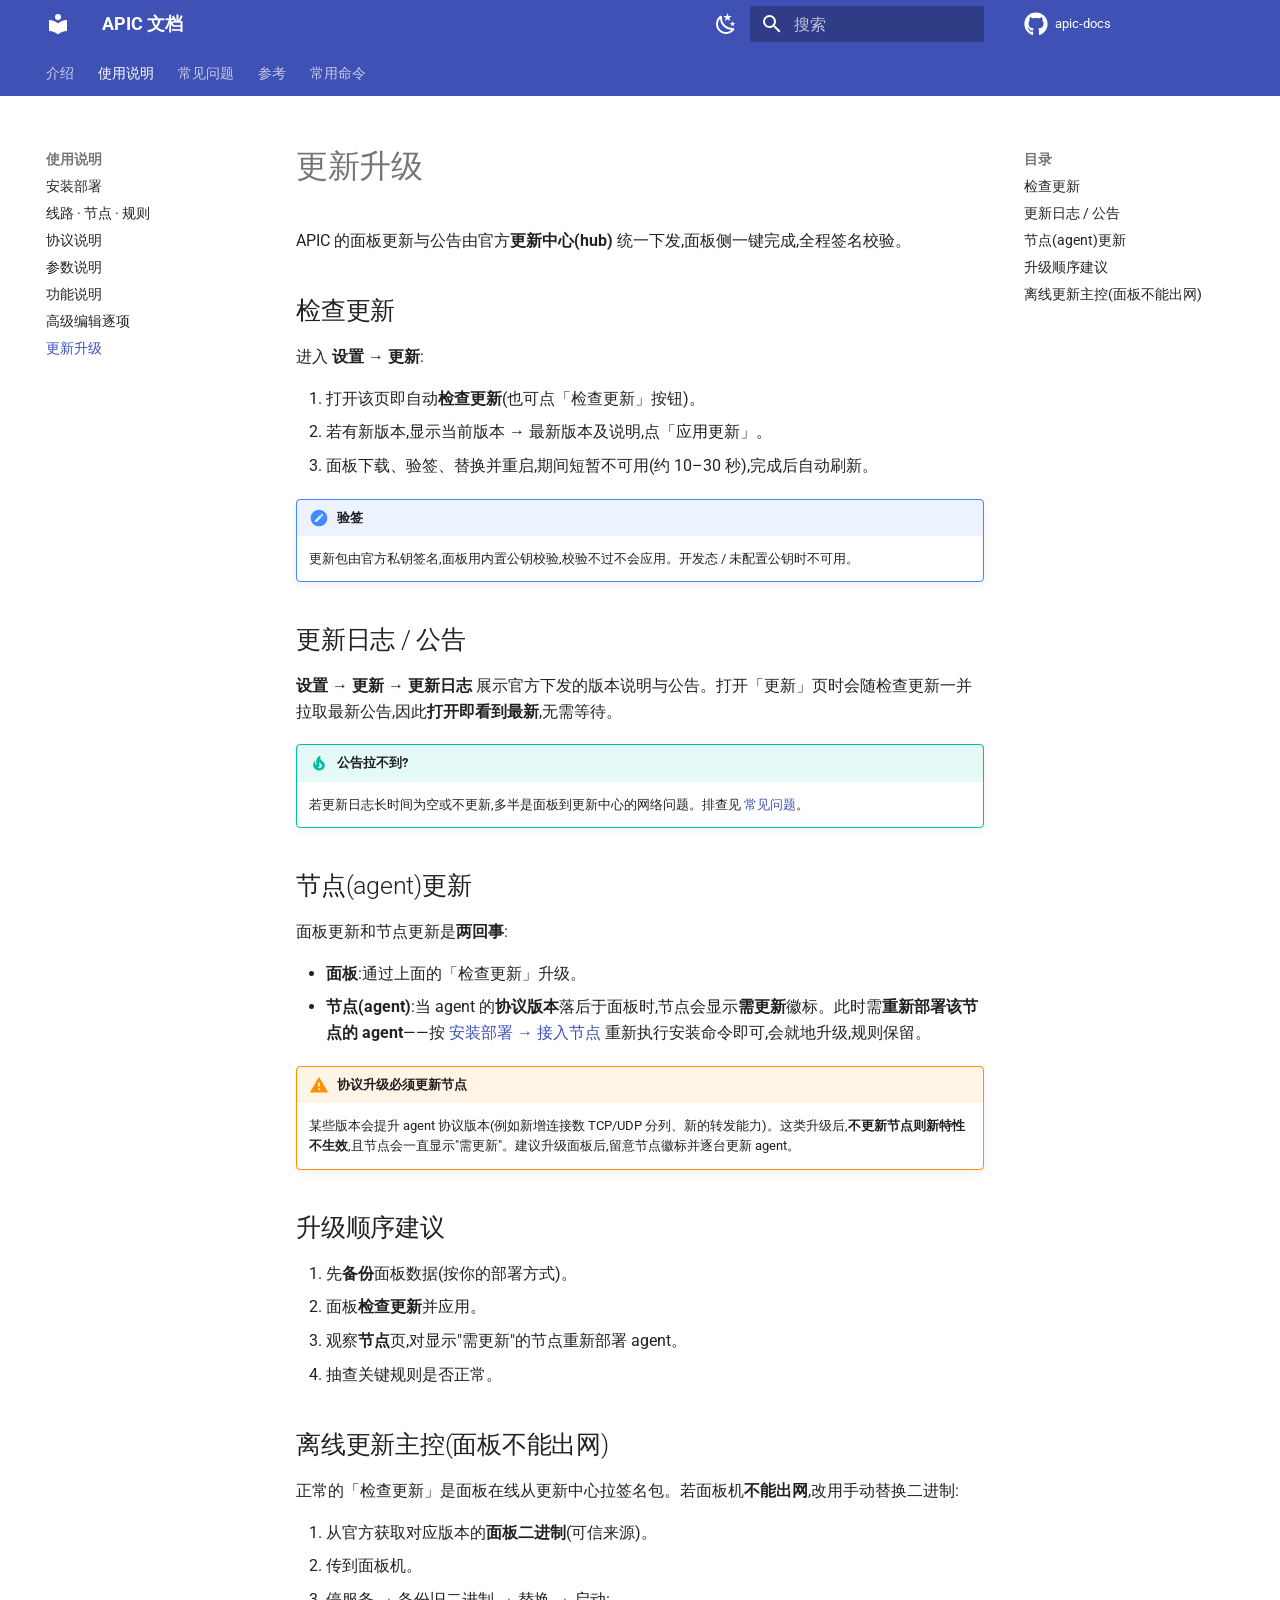
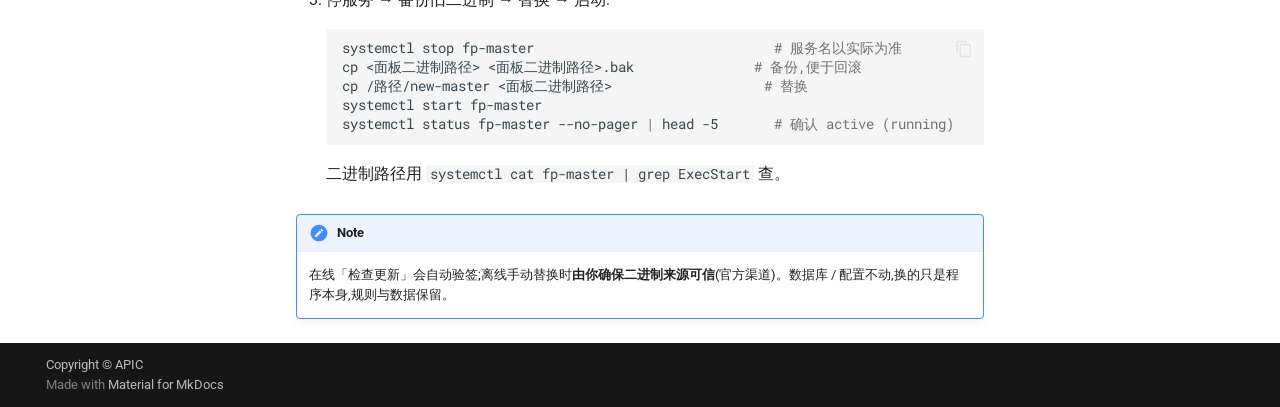
<file: guide/update/index.html>
<!doctype html>
<html lang="zh" class="no-js">
  <head>
    
      <meta charset="utf-8">
      <meta name="viewport" content="width=device-width,initial-scale=1">
      
        <meta name="description" content="APIC 中转 / CDN 面板 —— 安装、配置、运维与参考">
      
      
        <meta name="author" content="APIC">
      
      
        <link rel="canonical" href="https://docs.apic.gg/guide/update/">
      
      
        <link rel="prev" href="../fields/">
      
      
        <link rel="next" href="../../faq/">
      
      
        
      
      
      <link rel="icon" href="../../assets/images/favicon.png">
      <meta name="generator" content="mkdocs-1.6.1, mkdocs-material-9.7.6">
    
    
      
        <title>更新升级 - APIC 文档</title>
      
    
    
      <link rel="stylesheet" href="../../assets/stylesheets/main.484c7ddc.min.css">
      
        
        <link rel="stylesheet" href="../../assets/stylesheets/palette.ab4e12ef.min.css">
      
      


    
    
      
    
    
      
        
        
        <link rel="preconnect" href="https://fonts.gstatic.com" crossorigin>
        <link rel="stylesheet" href="https://fonts.googleapis.com/css?family=Roboto:300,300i,400,400i,700,700i%7CRoboto+Mono:400,400i,700,700i&display=fallback">
        <style>:root{--md-text-font:"Roboto";--md-code-font:"Roboto Mono"}</style>
      
    
    
      <link rel="stylesheet" href="../../stylesheets/extra.css">
    
    <script>__md_scope=new URL("../..",location),__md_hash=e=>[...e].reduce(((e,_)=>(e<<5)-e+_.charCodeAt(0)),0),__md_get=(e,_=localStorage,t=__md_scope)=>JSON.parse(_.getItem(t.pathname+"."+e)),__md_set=(e,_,t=localStorage,a=__md_scope)=>{try{t.setItem(a.pathname+"."+e,JSON.stringify(_))}catch(e){}}</script>
    
      

    
    
  </head>
  
  
    
    
      
    
    
    
    
    <body dir="ltr" data-md-color-scheme="default" data-md-color-primary="indigo" data-md-color-accent="indigo">
  
    
    <input class="md-toggle" data-md-toggle="drawer" type="checkbox" id="__drawer" autocomplete="off">
    <input class="md-toggle" data-md-toggle="search" type="checkbox" id="__search" autocomplete="off">
    <label class="md-overlay" for="__drawer"></label>
    <div data-md-component="skip">
      
        
        <a href="#更新升级" class="md-skip">
          跳转至
        </a>
      
    </div>
    <div data-md-component="announce">
      
    </div>
    
    
      

<header class="md-header" data-md-component="header">
  <nav class="md-header__inner md-grid" aria-label="页眉">
    <a href="../.." title="APIC 文档" class="md-header__button md-logo" aria-label="APIC 文档" data-md-component="logo">
      
  
  <svg xmlns="http://www.w3.org/2000/svg" viewBox="0 0 24 24"><path d="M12 8a3 3 0 0 0 3-3 3 3 0 0 0-3-3 3 3 0 0 0-3 3 3 3 0 0 0 3 3m0 3.54C9.64 9.35 6.5 8 3 8v11c3.5 0 6.64 1.35 9 3.54 2.36-2.19 5.5-3.54 9-3.54V8c-3.5 0-6.64 1.35-9 3.54"/></svg>

    </a>
    <label class="md-header__button md-icon" for="__drawer">
      
      <svg xmlns="http://www.w3.org/2000/svg" viewBox="0 0 24 24"><path d="M3 6h18v2H3zm0 5h18v2H3zm0 5h18v2H3z"/></svg>
    </label>
    <div class="md-header__title" data-md-component="header-title">
      <div class="md-header__ellipsis">
        <div class="md-header__topic">
          <span class="md-ellipsis">
            APIC 文档
          </span>
        </div>
        <div class="md-header__topic" data-md-component="header-topic">
          <span class="md-ellipsis">
            
              更新升级
            
          </span>
        </div>
      </div>
    </div>
    
      
        <form class="md-header__option" data-md-component="palette">
  
    
    
    
    <input class="md-option" data-md-color-media="(prefers-color-scheme: light)" data-md-color-scheme="default" data-md-color-primary="indigo" data-md-color-accent="indigo"  aria-label="切换到深色"  type="radio" name="__palette" id="__palette_0">
    
      <label class="md-header__button md-icon" title="切换到深色" for="__palette_1" hidden>
        <svg xmlns="http://www.w3.org/2000/svg" viewBox="0 0 24 24"><path d="m17.75 4.09-2.53 1.94.91 3.06-2.63-1.81-2.63 1.81.91-3.06-2.53-1.94L12.44 4l1.06-3 1.06 3zm3.5 6.91-1.64 1.25.59 1.98-1.7-1.17-1.7 1.17.59-1.98L15.75 11l2.06-.05L18.5 9l.69 1.95zm-2.28 4.95c.83-.08 1.72 1.1 1.19 1.85-.32.45-.66.87-1.08 1.27C15.17 23 8.84 23 4.94 19.07c-3.91-3.9-3.91-10.24 0-14.14.4-.4.82-.76 1.27-1.08.75-.53 1.93.36 1.85 1.19-.27 2.86.69 5.83 2.89 8.02a9.96 9.96 0 0 0 8.02 2.89m-1.64 2.02a12.08 12.08 0 0 1-7.8-3.47c-2.17-2.19-3.33-5-3.49-7.82-2.81 3.14-2.7 7.96.31 10.98 3.02 3.01 7.84 3.12 10.98.31"/></svg>
      </label>
    
  
    
    
    
    <input class="md-option" data-md-color-media="(prefers-color-scheme: dark)" data-md-color-scheme="slate" data-md-color-primary="indigo" data-md-color-accent="indigo"  aria-label="切换到浅色"  type="radio" name="__palette" id="__palette_1">
    
      <label class="md-header__button md-icon" title="切换到浅色" for="__palette_0" hidden>
        <svg xmlns="http://www.w3.org/2000/svg" viewBox="0 0 24 24"><path d="M12 7a5 5 0 0 1 5 5 5 5 0 0 1-5 5 5 5 0 0 1-5-5 5 5 0 0 1 5-5m0 2a3 3 0 0 0-3 3 3 3 0 0 0 3 3 3 3 0 0 0 3-3 3 3 0 0 0-3-3m0-7 2.39 3.42C13.65 5.15 12.84 5 12 5s-1.65.15-2.39.42zM3.34 7l4.16-.35A7.2 7.2 0 0 0 5.94 8.5c-.44.74-.69 1.5-.83 2.29zm.02 10 1.76-3.77a7.131 7.131 0 0 0 2.38 4.14zM20.65 7l-1.77 3.79a7.02 7.02 0 0 0-2.38-4.15zm-.01 10-4.14.36c.59-.51 1.12-1.14 1.54-1.86.42-.73.69-1.5.83-2.29zM12 22l-2.41-3.44c.74.27 1.55.44 2.41.44.82 0 1.63-.17 2.37-.44z"/></svg>
      </label>
    
  
</form>
      
    
    
      <script>var palette=__md_get("__palette");if(palette&&palette.color){if("(prefers-color-scheme)"===palette.color.media){var media=matchMedia("(prefers-color-scheme: light)"),input=document.querySelector(media.matches?"[data-md-color-media='(prefers-color-scheme: light)']":"[data-md-color-media='(prefers-color-scheme: dark)']");palette.color.media=input.getAttribute("data-md-color-media"),palette.color.scheme=input.getAttribute("data-md-color-scheme"),palette.color.primary=input.getAttribute("data-md-color-primary"),palette.color.accent=input.getAttribute("data-md-color-accent")}for(var[key,value]of Object.entries(palette.color))document.body.setAttribute("data-md-color-"+key,value)}</script>
    
    
    
      
      
        <label class="md-header__button md-icon" for="__search">
          
          <svg xmlns="http://www.w3.org/2000/svg" viewBox="0 0 24 24"><path d="M9.5 3A6.5 6.5 0 0 1 16 9.5c0 1.61-.59 3.09-1.56 4.23l.27.27h.79l5 5-1.5 1.5-5-5v-.79l-.27-.27A6.52 6.52 0 0 1 9.5 16 6.5 6.5 0 0 1 3 9.5 6.5 6.5 0 0 1 9.5 3m0 2C7 5 5 7 5 9.5S7 14 9.5 14 14 12 14 9.5 12 5 9.5 5"/></svg>
        </label>
        <div class="md-search" data-md-component="search" role="dialog">
  <label class="md-search__overlay" for="__search"></label>
  <div class="md-search__inner" role="search">
    <form class="md-search__form" name="search">
      <input type="text" class="md-search__input" name="query" aria-label="搜索" placeholder="搜索" autocapitalize="off" autocorrect="off" autocomplete="off" spellcheck="false" data-md-component="search-query" required>
      <label class="md-search__icon md-icon" for="__search">
        
        <svg xmlns="http://www.w3.org/2000/svg" viewBox="0 0 24 24"><path d="M9.5 3A6.5 6.5 0 0 1 16 9.5c0 1.61-.59 3.09-1.56 4.23l.27.27h.79l5 5-1.5 1.5-5-5v-.79l-.27-.27A6.52 6.52 0 0 1 9.5 16 6.5 6.5 0 0 1 3 9.5 6.5 6.5 0 0 1 9.5 3m0 2C7 5 5 7 5 9.5S7 14 9.5 14 14 12 14 9.5 12 5 9.5 5"/></svg>
        
        <svg xmlns="http://www.w3.org/2000/svg" viewBox="0 0 24 24"><path d="M20 11v2H8l5.5 5.5-1.42 1.42L4.16 12l7.92-7.92L13.5 5.5 8 11z"/></svg>
      </label>
      <nav class="md-search__options" aria-label="查找">
        
        <button type="reset" class="md-search__icon md-icon" title="清空当前内容" aria-label="清空当前内容" tabindex="-1">
          
          <svg xmlns="http://www.w3.org/2000/svg" viewBox="0 0 24 24"><path d="M19 6.41 17.59 5 12 10.59 6.41 5 5 6.41 10.59 12 5 17.59 6.41 19 12 13.41 17.59 19 19 17.59 13.41 12z"/></svg>
        </button>
      </nav>
      
        <div class="md-search__suggest" data-md-component="search-suggest"></div>
      
    </form>
    <div class="md-search__output">
      <div class="md-search__scrollwrap" tabindex="0" data-md-scrollfix>
        <div class="md-search-result" data-md-component="search-result">
          <div class="md-search-result__meta">
            正在初始化搜索引擎
          </div>
          <ol class="md-search-result__list" role="presentation"></ol>
        </div>
      </div>
    </div>
  </div>
</div>
      
    
    
      <div class="md-header__source">
        <a href="https://github.com/cenbaixi/apic-docs" title="前往仓库" class="md-source" data-md-component="source">
  <div class="md-source__icon md-icon">
    
    <svg xmlns="http://www.w3.org/2000/svg" viewBox="0 0 512 512"><!--! Font Awesome Free 7.1.0 by @fontawesome - https://fontawesome.com License - https://fontawesome.com/license/free (Icons: CC BY 4.0, Fonts: SIL OFL 1.1, Code: MIT License) Copyright 2025 Fonticons, Inc.--><path d="M173.9 397.4c0 2-2.3 3.6-5.2 3.6-3.3.3-5.6-1.3-5.6-3.6 0-2 2.3-3.6 5.2-3.6 3-.3 5.6 1.3 5.6 3.6m-31.1-4.5c-.7 2 1.3 4.3 4.3 4.9 2.6 1 5.6 0 6.2-2s-1.3-4.3-4.3-5.2c-2.6-.7-5.5.3-6.2 2.3m44.2-1.7c-2.9.7-4.9 2.6-4.6 4.9.3 2 2.9 3.3 5.9 2.6 2.9-.7 4.9-2.6 4.6-4.6-.3-1.9-3-3.2-5.9-2.9M252.8 8C114.1 8 8 113.3 8 252c0 110.9 69.8 205.8 169.5 239.2 12.8 2.3 17.3-5.6 17.3-12.1 0-6.2-.3-40.4-.3-61.4 0 0-70 15-84.7-29.8 0 0-11.4-29.1-27.8-36.6 0 0-22.9-15.7 1.6-15.4 0 0 24.9 2 38.6 25.8 21.9 38.6 58.6 27.5 72.9 20.9 2.3-16 8.8-27.1 16-33.7-55.9-6.2-112.3-14.3-112.3-110.5 0-27.5 7.6-41.3 23.6-58.9-2.6-6.5-11.1-33.3 2.6-67.9 20.9-6.5 69 27 69 27 20-5.6 41.5-8.5 62.8-8.5s42.8 2.9 62.8 8.5c0 0 48.1-33.6 69-27 13.7 34.7 5.2 61.4 2.6 67.9 16 17.7 25.8 31.5 25.8 58.9 0 96.5-58.9 104.2-114.8 110.5 9.2 7.9 17 22.9 17 46.4 0 33.7-.3 75.4-.3 83.6 0 6.5 4.6 14.4 17.3 12.1C436.2 457.8 504 362.9 504 252 504 113.3 391.5 8 252.8 8M105.2 352.9c-1.3 1-1 3.3.7 5.2 1.6 1.6 3.9 2.3 5.2 1 1.3-1 1-3.3-.7-5.2-1.6-1.6-3.9-2.3-5.2-1m-10.8-8.1c-.7 1.3.3 2.9 2.3 3.9 1.6 1 3.6.7 4.3-.7.7-1.3-.3-2.9-2.3-3.9-2-.6-3.6-.3-4.3.7m32.4 35.6c-1.6 1.3-1 4.3 1.3 6.2 2.3 2.3 5.2 2.6 6.5 1 1.3-1.3.7-4.3-1.3-6.2-2.2-2.3-5.2-2.6-6.5-1m-11.4-14.7c-1.6 1-1.6 3.6 0 5.9s4.3 3.3 5.6 2.3c1.6-1.3 1.6-3.9 0-6.2-1.4-2.3-4-3.3-5.6-2"/></svg>
  </div>
  <div class="md-source__repository">
    apic-docs
  </div>
</a>
      </div>
    
  </nav>
  
</header>
    
    <div class="md-container" data-md-component="container">
      
      
        
          
            
<nav class="md-tabs" aria-label="标签" data-md-component="tabs">
  <div class="md-grid">
    <ul class="md-tabs__list">
      
        
  
  
  
  
    <li class="md-tabs__item">
      <a href="../.." class="md-tabs__link">
        
  
  
    
  
  介绍

      </a>
    </li>
  

      
        
  
  
  
    
  
  
    
    
      <li class="md-tabs__item md-tabs__item--active">
        <a href="../install/" class="md-tabs__link">
          
  
  
    
  
  使用说明

        </a>
      </li>
    
  

      
        
  
  
  
  
    <li class="md-tabs__item">
      <a href="../../faq/" class="md-tabs__link">
        
  
  
    
  
  常见问题

      </a>
    </li>
  

      
        
  
  
  
  
    <li class="md-tabs__item">
      <a href="../../reference/" class="md-tabs__link">
        
  
  
    
  
  参考

      </a>
    </li>
  

      
        
  
  
  
  
    <li class="md-tabs__item">
      <a href="../../commands/" class="md-tabs__link">
        
  
  
    
  
  常用命令

      </a>
    </li>
  

      
    </ul>
  </div>
</nav>
          
        
      
      <main class="md-main" data-md-component="main">
        <div class="md-main__inner md-grid">
          
            
              
              <div class="md-sidebar md-sidebar--primary" data-md-component="sidebar" data-md-type="navigation" >
                <div class="md-sidebar__scrollwrap">
                  <div class="md-sidebar__inner">
                    


  


<nav class="md-nav md-nav--primary md-nav--lifted" aria-label="导航栏" data-md-level="0">
  <label class="md-nav__title" for="__drawer">
    <a href="../.." title="APIC 文档" class="md-nav__button md-logo" aria-label="APIC 文档" data-md-component="logo">
      
  
  <svg xmlns="http://www.w3.org/2000/svg" viewBox="0 0 24 24"><path d="M12 8a3 3 0 0 0 3-3 3 3 0 0 0-3-3 3 3 0 0 0-3 3 3 3 0 0 0 3 3m0 3.54C9.64 9.35 6.5 8 3 8v11c3.5 0 6.64 1.35 9 3.54 2.36-2.19 5.5-3.54 9-3.54V8c-3.5 0-6.64 1.35-9 3.54"/></svg>

    </a>
    APIC 文档
  </label>
  
    <div class="md-nav__source">
      <a href="https://github.com/cenbaixi/apic-docs" title="前往仓库" class="md-source" data-md-component="source">
  <div class="md-source__icon md-icon">
    
    <svg xmlns="http://www.w3.org/2000/svg" viewBox="0 0 512 512"><!--! Font Awesome Free 7.1.0 by @fontawesome - https://fontawesome.com License - https://fontawesome.com/license/free (Icons: CC BY 4.0, Fonts: SIL OFL 1.1, Code: MIT License) Copyright 2025 Fonticons, Inc.--><path d="M173.9 397.4c0 2-2.3 3.6-5.2 3.6-3.3.3-5.6-1.3-5.6-3.6 0-2 2.3-3.6 5.2-3.6 3-.3 5.6 1.3 5.6 3.6m-31.1-4.5c-.7 2 1.3 4.3 4.3 4.9 2.6 1 5.6 0 6.2-2s-1.3-4.3-4.3-5.2c-2.6-.7-5.5.3-6.2 2.3m44.2-1.7c-2.9.7-4.9 2.6-4.6 4.9.3 2 2.9 3.3 5.9 2.6 2.9-.7 4.9-2.6 4.6-4.6-.3-1.9-3-3.2-5.9-2.9M252.8 8C114.1 8 8 113.3 8 252c0 110.9 69.8 205.8 169.5 239.2 12.8 2.3 17.3-5.6 17.3-12.1 0-6.2-.3-40.4-.3-61.4 0 0-70 15-84.7-29.8 0 0-11.4-29.1-27.8-36.6 0 0-22.9-15.7 1.6-15.4 0 0 24.9 2 38.6 25.8 21.9 38.6 58.6 27.5 72.9 20.9 2.3-16 8.8-27.1 16-33.7-55.9-6.2-112.3-14.3-112.3-110.5 0-27.5 7.6-41.3 23.6-58.9-2.6-6.5-11.1-33.3 2.6-67.9 20.9-6.5 69 27 69 27 20-5.6 41.5-8.5 62.8-8.5s42.8 2.9 62.8 8.5c0 0 48.1-33.6 69-27 13.7 34.7 5.2 61.4 2.6 67.9 16 17.7 25.8 31.5 25.8 58.9 0 96.5-58.9 104.2-114.8 110.5 9.2 7.9 17 22.9 17 46.4 0 33.7-.3 75.4-.3 83.6 0 6.5 4.6 14.4 17.3 12.1C436.2 457.8 504 362.9 504 252 504 113.3 391.5 8 252.8 8M105.2 352.9c-1.3 1-1 3.3.7 5.2 1.6 1.6 3.9 2.3 5.2 1 1.3-1 1-3.3-.7-5.2-1.6-1.6-3.9-2.3-5.2-1m-10.8-8.1c-.7 1.3.3 2.9 2.3 3.9 1.6 1 3.6.7 4.3-.7.7-1.3-.3-2.9-2.3-3.9-2-.6-3.6-.3-4.3.7m32.4 35.6c-1.6 1.3-1 4.3 1.3 6.2 2.3 2.3 5.2 2.6 6.5 1 1.3-1.3.7-4.3-1.3-6.2-2.2-2.3-5.2-2.6-6.5-1m-11.4-14.7c-1.6 1-1.6 3.6 0 5.9s4.3 3.3 5.6 2.3c1.6-1.3 1.6-3.9 0-6.2-1.4-2.3-4-3.3-5.6-2"/></svg>
  </div>
  <div class="md-source__repository">
    apic-docs
  </div>
</a>
    </div>
  
  <ul class="md-nav__list" data-md-scrollfix>
    
      
      
  
  
  
  
    <li class="md-nav__item">
      <a href="../.." class="md-nav__link">
        
  
  
  <span class="md-ellipsis">
    
  
    介绍
  

    
  </span>
  
  

      </a>
    </li>
  

    
      
      
  
  
    
  
  
  
    
    
      
        
      
        
      
        
      
        
      
        
      
        
      
        
      
    
    
    
      
        
        
      
      
        
      
    
    
    <li class="md-nav__item md-nav__item--active md-nav__item--section md-nav__item--nested">
      
        
        
        <input class="md-nav__toggle md-toggle " type="checkbox" id="__nav_2" checked>
        
          
          <label class="md-nav__link" for="__nav_2" id="__nav_2_label" tabindex="">
            
  
  
  <span class="md-ellipsis">
    
  
    使用说明
  

    
  </span>
  
  

            <span class="md-nav__icon md-icon"></span>
          </label>
        
        <nav class="md-nav" data-md-level="1" aria-labelledby="__nav_2_label" aria-expanded="true">
          <label class="md-nav__title" for="__nav_2">
            <span class="md-nav__icon md-icon"></span>
            
  
    使用说明
  

          </label>
          <ul class="md-nav__list" data-md-scrollfix>
            
              
                
  
  
  
  
    <li class="md-nav__item">
      <a href="../install/" class="md-nav__link">
        
  
  
  <span class="md-ellipsis">
    
  
    安装部署
  

    
  </span>
  
  

      </a>
    </li>
  

              
            
              
                
  
  
  
  
    <li class="md-nav__item">
      <a href="../usage/" class="md-nav__link">
        
  
  
  <span class="md-ellipsis">
    
  
    线路 · 节点 · 规则
  

    
  </span>
  
  

      </a>
    </li>
  

              
            
              
                
  
  
  
  
    <li class="md-nav__item">
      <a href="../protocols/" class="md-nav__link">
        
  
  
  <span class="md-ellipsis">
    
  
    协议说明
  

    
  </span>
  
  

      </a>
    </li>
  

              
            
              
                
  
  
  
  
    <li class="md-nav__item">
      <a href="../advanced/" class="md-nav__link">
        
  
  
  <span class="md-ellipsis">
    
  
    参数说明
  

    
  </span>
  
  

      </a>
    </li>
  

              
            
              
                
  
  
  
  
    <li class="md-nav__item">
      <a href="../features/" class="md-nav__link">
        
  
  
  <span class="md-ellipsis">
    
  
    功能说明
  

    
  </span>
  
  

      </a>
    </li>
  

              
            
              
                
  
  
  
  
    <li class="md-nav__item">
      <a href="../fields/" class="md-nav__link">
        
  
  
  <span class="md-ellipsis">
    
  
    高级编辑逐项
  

    
  </span>
  
  

      </a>
    </li>
  

              
            
              
                
  
  
    
  
  
  
    <li class="md-nav__item md-nav__item--active">
      
      <input class="md-nav__toggle md-toggle" type="checkbox" id="__toc">
      
      
        
      
      
        <label class="md-nav__link md-nav__link--active" for="__toc">
          
  
  
  <span class="md-ellipsis">
    
  
    更新升级
  

    
  </span>
  
  

          <span class="md-nav__icon md-icon"></span>
        </label>
      
      <a href="./" class="md-nav__link md-nav__link--active">
        
  
  
  <span class="md-ellipsis">
    
  
    更新升级
  

    
  </span>
  
  

      </a>
      
        

<nav class="md-nav md-nav--secondary" aria-label="目录">
  
  
  
    
  
  
    <label class="md-nav__title" for="__toc">
      <span class="md-nav__icon md-icon"></span>
      目录
    </label>
    <ul class="md-nav__list" data-md-component="toc" data-md-scrollfix>
      
        <li class="md-nav__item">
  <a href="#检查更新" class="md-nav__link">
    <span class="md-ellipsis">
      
        检查更新
      
    </span>
  </a>
  
</li>
      
        <li class="md-nav__item">
  <a href="#更新日志--公告" class="md-nav__link">
    <span class="md-ellipsis">
      
        更新日志 / 公告
      
    </span>
  </a>
  
</li>
      
        <li class="md-nav__item">
  <a href="#节点agent更新" class="md-nav__link">
    <span class="md-ellipsis">
      
        节点(agent)更新
      
    </span>
  </a>
  
</li>
      
        <li class="md-nav__item">
  <a href="#升级顺序建议" class="md-nav__link">
    <span class="md-ellipsis">
      
        升级顺序建议
      
    </span>
  </a>
  
</li>
      
        <li class="md-nav__item">
  <a href="#离线更新主控面板不能出网" class="md-nav__link">
    <span class="md-ellipsis">
      
        离线更新主控(面板不能出网)
      
    </span>
  </a>
  
</li>
      
    </ul>
  
</nav>
      
    </li>
  

              
            
          </ul>
        </nav>
      
    </li>
  

    
      
      
  
  
  
  
    <li class="md-nav__item">
      <a href="../../faq/" class="md-nav__link">
        
  
  
  <span class="md-ellipsis">
    
  
    常见问题
  

    
  </span>
  
  

      </a>
    </li>
  

    
      
      
  
  
  
  
    <li class="md-nav__item">
      <a href="../../reference/" class="md-nav__link">
        
  
  
  <span class="md-ellipsis">
    
  
    参考
  

    
  </span>
  
  

      </a>
    </li>
  

    
      
      
  
  
  
  
    <li class="md-nav__item">
      <a href="../../commands/" class="md-nav__link">
        
  
  
  <span class="md-ellipsis">
    
  
    常用命令
  

    
  </span>
  
  

      </a>
    </li>
  

    
  </ul>
</nav>
                  </div>
                </div>
              </div>
            
            
              
              <div class="md-sidebar md-sidebar--secondary" data-md-component="sidebar" data-md-type="toc" >
                <div class="md-sidebar__scrollwrap">
                  <div class="md-sidebar__inner">
                    

<nav class="md-nav md-nav--secondary" aria-label="目录">
  
  
  
    
  
  
    <label class="md-nav__title" for="__toc">
      <span class="md-nav__icon md-icon"></span>
      目录
    </label>
    <ul class="md-nav__list" data-md-component="toc" data-md-scrollfix>
      
        <li class="md-nav__item">
  <a href="#检查更新" class="md-nav__link">
    <span class="md-ellipsis">
      
        检查更新
      
    </span>
  </a>
  
</li>
      
        <li class="md-nav__item">
  <a href="#更新日志--公告" class="md-nav__link">
    <span class="md-ellipsis">
      
        更新日志 / 公告
      
    </span>
  </a>
  
</li>
      
        <li class="md-nav__item">
  <a href="#节点agent更新" class="md-nav__link">
    <span class="md-ellipsis">
      
        节点(agent)更新
      
    </span>
  </a>
  
</li>
      
        <li class="md-nav__item">
  <a href="#升级顺序建议" class="md-nav__link">
    <span class="md-ellipsis">
      
        升级顺序建议
      
    </span>
  </a>
  
</li>
      
        <li class="md-nav__item">
  <a href="#离线更新主控面板不能出网" class="md-nav__link">
    <span class="md-ellipsis">
      
        离线更新主控(面板不能出网)
      
    </span>
  </a>
  
</li>
      
    </ul>
  
</nav>
                  </div>
                </div>
              </div>
            
          
          
            <div class="md-content" data-md-component="content">
              
              <article class="md-content__inner md-typeset">
                
                  


  
  


<h1 id="更新升级">更新升级<a class="headerlink" href="#更新升级" title="Permanent link">&para;</a></h1>
<p>APIC 的面板更新与公告由官方<strong>更新中心(hub)</strong> 统一下发,面板侧一键完成,全程签名校验。</p>
<h2 id="检查更新">检查更新<a class="headerlink" href="#检查更新" title="Permanent link">&para;</a></h2>
<p>进入 <strong>设置 → 更新</strong>:</p>
<ol>
<li>打开该页即自动<strong>检查更新</strong>(也可点「检查更新」按钮)。</li>
<li>若有新版本,显示当前版本 → 最新版本及说明,点「应用更新」。</li>
<li>面板下载、验签、替换并重启,期间短暂不可用(约 10–30 秒),完成后自动刷新。</li>
</ol>
<div class="admonition note">
<p class="admonition-title">验签</p>
<p>更新包由官方私钥签名,面板用内置公钥校验,校验不过不会应用。开发态 / 未配置公钥时不可用。</p>
</div>
<h2 id="更新日志--公告">更新日志 / 公告<a class="headerlink" href="#更新日志--公告" title="Permanent link">&para;</a></h2>
<p><strong>设置 → 更新 → 更新日志</strong> 展示官方下发的版本说明与公告。打开「更新」页时会随检查更新一并拉取最新公告,因此<strong>打开即看到最新</strong>,无需等待。</p>
<div class="admonition tip">
<p class="admonition-title">公告拉不到?</p>
<p>若更新日志长时间为空或不更新,多半是面板到更新中心的网络问题。排查见 <a href="../../faq/#公告--检查更新拉不到">常见问题</a>。</p>
</div>
<h2 id="节点agent更新">节点(agent)更新<a class="headerlink" href="#节点agent更新" title="Permanent link">&para;</a></h2>
<p>面板更新和节点更新是<strong>两回事</strong>:</p>
<ul>
<li><strong>面板</strong>:通过上面的「检查更新」升级。</li>
<li><strong>节点(agent)</strong>:当 agent 的<strong>协议版本</strong>落后于面板时,节点会显示<strong>需更新</strong>徽标。此时需<strong>重新部署该节点的 agent</strong>——按 <a href="../install/#2-接入节点agent">安装部署 → 接入节点</a> 重新执行安装命令即可,会就地升级,规则保留。</li>
</ul>
<div class="admonition warning">
<p class="admonition-title">协议升级必须更新节点</p>
<p>某些版本会提升 agent 协议版本(例如新增连接数 TCP/UDP 分列、新的转发能力)。这类升级后,<strong>不更新节点则新特性不生效</strong>,且节点会一直显示"需更新"。建议升级面板后,留意节点徽标并逐台更新 agent。</p>
</div>
<h2 id="升级顺序建议">升级顺序建议<a class="headerlink" href="#升级顺序建议" title="Permanent link">&para;</a></h2>
<ol>
<li>先<strong>备份</strong>面板数据(按你的部署方式)。</li>
<li>面板<strong>检查更新</strong>并应用。</li>
<li>观察<strong>节点</strong>页,对显示"需更新"的节点重新部署 agent。</li>
<li>抽查关键规则是否正常。</li>
</ol>
<h2 id="离线更新主控面板不能出网">离线更新主控(面板不能出网)<a class="headerlink" href="#离线更新主控面板不能出网" title="Permanent link">&para;</a></h2>
<p>正常的「检查更新」是面板在线从更新中心拉签名包。若面板机<strong>不能出网</strong>,改用手动替换二进制:</p>
<ol>
<li>从官方获取对应版本的<strong>面板二进制</strong>(可信来源)。</li>
<li>传到面板机。</li>
<li>
<p>停服务 → 备份旧二进制 → 替换 → 启动:</p>
<div class="highlight"><pre><span></span><code><a id="__codelineno-0-1" name="__codelineno-0-1" href="#__codelineno-0-1"></a>systemctl<span class="w"> </span>stop<span class="w"> </span>fp-master<span class="w">                              </span><span class="c1"># 服务名以实际为准</span>
<a id="__codelineno-0-2" name="__codelineno-0-2" href="#__codelineno-0-2"></a>cp<span class="w"> </span>&lt;面板二进制路径&gt;<span class="w"> </span>&lt;面板二进制路径&gt;.bak<span class="w">               </span><span class="c1"># 备份,便于回滚</span>
<a id="__codelineno-0-3" name="__codelineno-0-3" href="#__codelineno-0-3"></a>cp<span class="w"> </span>/路径/new-master<span class="w"> </span>&lt;面板二进制路径&gt;<span class="w">                   </span><span class="c1"># 替换</span>
<a id="__codelineno-0-4" name="__codelineno-0-4" href="#__codelineno-0-4"></a>systemctl<span class="w"> </span>start<span class="w"> </span>fp-master
<a id="__codelineno-0-5" name="__codelineno-0-5" href="#__codelineno-0-5"></a>systemctl<span class="w"> </span>status<span class="w"> </span>fp-master<span class="w"> </span>--no-pager<span class="w"> </span><span class="p">|</span><span class="w"> </span>head<span class="w"> </span>-5<span class="w">       </span><span class="c1"># 确认 active (running)</span>
</code></pre></div>
<p>二进制路径用 <code>systemctl cat fp-master | grep ExecStart</code> 查。</p>
</li>
</ol>
<div class="admonition note">
<p class="admonition-title">Note</p>
<p>在线「检查更新」会自动验签;离线手动替换时<strong>由你确保二进制来源可信</strong>(官方渠道)。数据库 / 配置不动,换的只是程序本身,规则与数据保留。</p>
</div>












                
              </article>
            </div>
          
          
<script>var target=document.getElementById(location.hash.slice(1));target&&target.name&&(target.checked=target.name.startsWith("__tabbed_"))</script>
        </div>
        
          <button type="button" class="md-top md-icon" data-md-component="top" hidden>
  
  <svg xmlns="http://www.w3.org/2000/svg" viewBox="0 0 24 24"><path d="M13 20h-2V8l-5.5 5.5-1.42-1.42L12 4.16l7.92 7.92-1.42 1.42L13 8z"/></svg>
  回到页面顶部
</button>
        
      </main>
      
        <footer class="md-footer">
  
  <div class="md-footer-meta md-typeset">
    <div class="md-footer-meta__inner md-grid">
      <div class="md-copyright">
  
    <div class="md-copyright__highlight">
      Copyright &copy; APIC
    </div>
  
  
    Made with
    <a href="https://squidfunk.github.io/mkdocs-material/" target="_blank" rel="noopener">
      Material for MkDocs
    </a>
  
</div>
      
    </div>
  </div>
</footer>
      
    </div>
    <div class="md-dialog" data-md-component="dialog">
      <div class="md-dialog__inner md-typeset"></div>
    </div>
    
    
    
      
      
      <script id="__config" type="application/json">{"annotate": null, "base": "../..", "features": ["navigation.tabs", "navigation.sections", "navigation.top", "navigation.tracking", "navigation.indexes", "toc.follow", "search.suggest", "search.highlight", "content.code.copy", "content.code.annotate"], "search": "../../assets/javascripts/workers/search.2c215733.min.js", "tags": null, "translations": {"clipboard.copied": "\u5df2\u590d\u5236", "clipboard.copy": "\u590d\u5236", "search.result.more.one": "\u5728\u8be5\u9875\u4e0a\u8fd8\u6709 1 \u4e2a\u7b26\u5408\u6761\u4ef6\u7684\u7ed3\u679c", "search.result.more.other": "\u5728\u8be5\u9875\u4e0a\u8fd8\u6709 # \u4e2a\u7b26\u5408\u6761\u4ef6\u7684\u7ed3\u679c", "search.result.none": "\u6ca1\u6709\u627e\u5230\u7b26\u5408\u6761\u4ef6\u7684\u7ed3\u679c", "search.result.one": "\u627e\u5230 1 \u4e2a\u7b26\u5408\u6761\u4ef6\u7684\u7ed3\u679c", "search.result.other": "# \u4e2a\u7b26\u5408\u6761\u4ef6\u7684\u7ed3\u679c", "search.result.placeholder": "\u952e\u5165\u4ee5\u5f00\u59cb\u641c\u7d22", "search.result.term.missing": "\u7f3a\u5c11", "select.version": "\u9009\u62e9\u5f53\u524d\u7248\u672c"}, "version": null}</script>
    
    
      <script src="../../assets/javascripts/bundle.79ae519e.min.js"></script>
      
    
  </body>
</html>
</file>
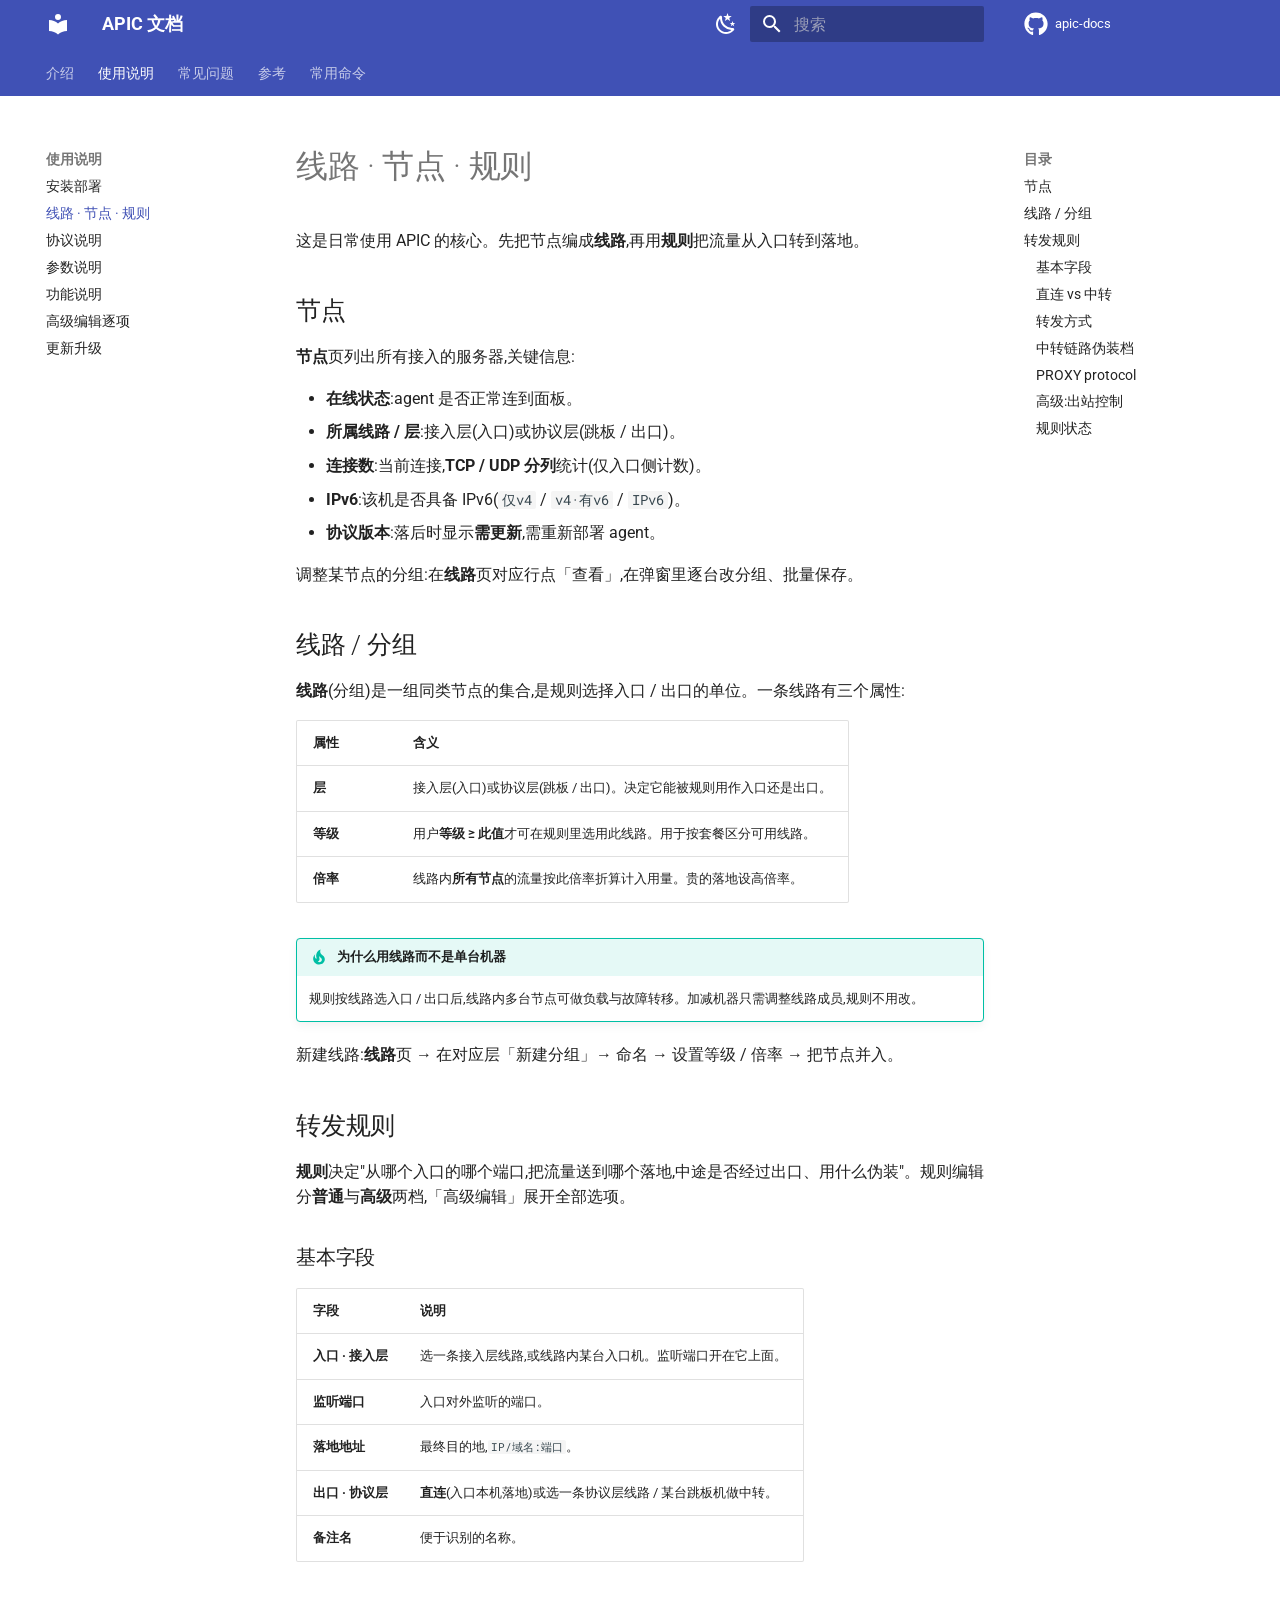
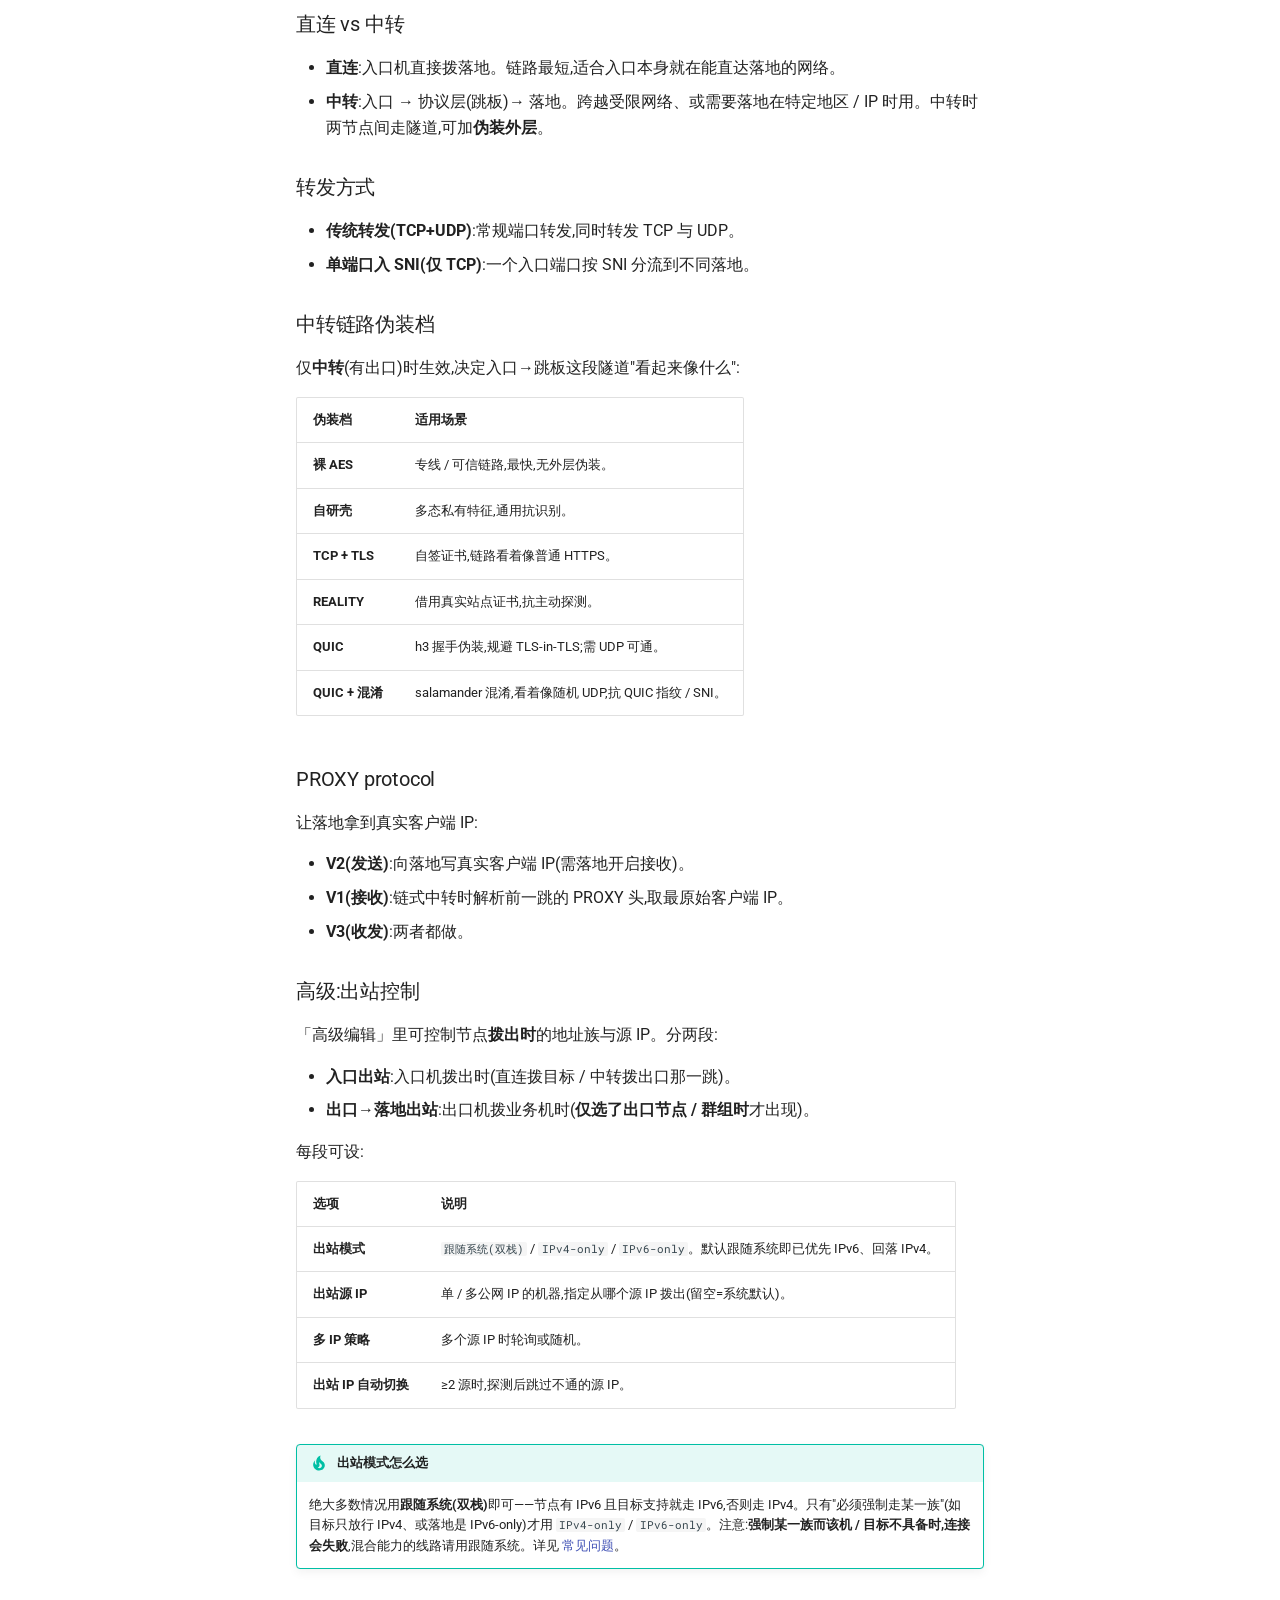
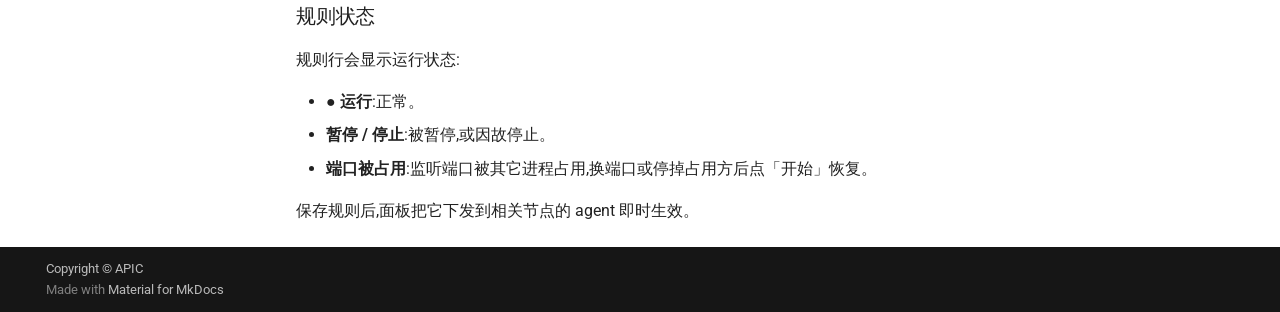
<file: guide/usage/index.html>
<!doctype html>
<html lang="zh" class="no-js">
  <head>
    
      <meta charset="utf-8">
      <meta name="viewport" content="width=device-width,initial-scale=1">
      
        <meta name="description" content="APIC 中转 / CDN 面板 —— 安装、配置、运维与参考">
      
      
        <meta name="author" content="APIC">
      
      
        <link rel="canonical" href="https://docs.apic.gg/guide/usage/">
      
      
        <link rel="prev" href="../install/">
      
      
        <link rel="next" href="../protocols/">
      
      
        
      
      
      <link rel="icon" href="../../assets/images/favicon.png">
      <meta name="generator" content="mkdocs-1.6.1, mkdocs-material-9.7.6">
    
    
      
        <title>线路 · 节点 · 规则 - APIC 文档</title>
      
    
    
      <link rel="stylesheet" href="../../assets/stylesheets/main.484c7ddc.min.css">
      
        
        <link rel="stylesheet" href="../../assets/stylesheets/palette.ab4e12ef.min.css">
      
      


    
    
      
    
    
      
        
        
        <link rel="preconnect" href="https://fonts.gstatic.com" crossorigin>
        <link rel="stylesheet" href="https://fonts.googleapis.com/css?family=Roboto:300,300i,400,400i,700,700i%7CRoboto+Mono:400,400i,700,700i&display=fallback">
        <style>:root{--md-text-font:"Roboto";--md-code-font:"Roboto Mono"}</style>
      
    
    
      <link rel="stylesheet" href="../../stylesheets/extra.css">
    
    <script>__md_scope=new URL("../..",location),__md_hash=e=>[...e].reduce(((e,_)=>(e<<5)-e+_.charCodeAt(0)),0),__md_get=(e,_=localStorage,t=__md_scope)=>JSON.parse(_.getItem(t.pathname+"."+e)),__md_set=(e,_,t=localStorage,a=__md_scope)=>{try{t.setItem(a.pathname+"."+e,JSON.stringify(_))}catch(e){}}</script>
    
      

    
    
  </head>
  
  
    
    
      
    
    
    
    
    <body dir="ltr" data-md-color-scheme="default" data-md-color-primary="indigo" data-md-color-accent="indigo">
  
    
    <input class="md-toggle" data-md-toggle="drawer" type="checkbox" id="__drawer" autocomplete="off">
    <input class="md-toggle" data-md-toggle="search" type="checkbox" id="__search" autocomplete="off">
    <label class="md-overlay" for="__drawer"></label>
    <div data-md-component="skip">
      
        
        <a href="#线路--节点--规则" class="md-skip">
          跳转至
        </a>
      
    </div>
    <div data-md-component="announce">
      
    </div>
    
    
      

<header class="md-header" data-md-component="header">
  <nav class="md-header__inner md-grid" aria-label="页眉">
    <a href="../.." title="APIC 文档" class="md-header__button md-logo" aria-label="APIC 文档" data-md-component="logo">
      
  
  <svg xmlns="http://www.w3.org/2000/svg" viewBox="0 0 24 24"><path d="M12 8a3 3 0 0 0 3-3 3 3 0 0 0-3-3 3 3 0 0 0-3 3 3 3 0 0 0 3 3m0 3.54C9.64 9.35 6.5 8 3 8v11c3.5 0 6.64 1.35 9 3.54 2.36-2.19 5.5-3.54 9-3.54V8c-3.5 0-6.64 1.35-9 3.54"/></svg>

    </a>
    <label class="md-header__button md-icon" for="__drawer">
      
      <svg xmlns="http://www.w3.org/2000/svg" viewBox="0 0 24 24"><path d="M3 6h18v2H3zm0 5h18v2H3zm0 5h18v2H3z"/></svg>
    </label>
    <div class="md-header__title" data-md-component="header-title">
      <div class="md-header__ellipsis">
        <div class="md-header__topic">
          <span class="md-ellipsis">
            APIC 文档
          </span>
        </div>
        <div class="md-header__topic" data-md-component="header-topic">
          <span class="md-ellipsis">
            
              线路 · 节点 · 规则
            
          </span>
        </div>
      </div>
    </div>
    
      
        <form class="md-header__option" data-md-component="palette">
  
    
    
    
    <input class="md-option" data-md-color-media="(prefers-color-scheme: light)" data-md-color-scheme="default" data-md-color-primary="indigo" data-md-color-accent="indigo"  aria-label="切换到深色"  type="radio" name="__palette" id="__palette_0">
    
      <label class="md-header__button md-icon" title="切换到深色" for="__palette_1" hidden>
        <svg xmlns="http://www.w3.org/2000/svg" viewBox="0 0 24 24"><path d="m17.75 4.09-2.53 1.94.91 3.06-2.63-1.81-2.63 1.81.91-3.06-2.53-1.94L12.44 4l1.06-3 1.06 3zm3.5 6.91-1.64 1.25.59 1.98-1.7-1.17-1.7 1.17.59-1.98L15.75 11l2.06-.05L18.5 9l.69 1.95zm-2.28 4.95c.83-.08 1.72 1.1 1.19 1.85-.32.45-.66.87-1.08 1.27C15.17 23 8.84 23 4.94 19.07c-3.91-3.9-3.91-10.24 0-14.14.4-.4.82-.76 1.27-1.08.75-.53 1.93.36 1.85 1.19-.27 2.86.69 5.83 2.89 8.02a9.96 9.96 0 0 0 8.02 2.89m-1.64 2.02a12.08 12.08 0 0 1-7.8-3.47c-2.17-2.19-3.33-5-3.49-7.82-2.81 3.14-2.7 7.96.31 10.98 3.02 3.01 7.84 3.12 10.98.31"/></svg>
      </label>
    
  
    
    
    
    <input class="md-option" data-md-color-media="(prefers-color-scheme: dark)" data-md-color-scheme="slate" data-md-color-primary="indigo" data-md-color-accent="indigo"  aria-label="切换到浅色"  type="radio" name="__palette" id="__palette_1">
    
      <label class="md-header__button md-icon" title="切换到浅色" for="__palette_0" hidden>
        <svg xmlns="http://www.w3.org/2000/svg" viewBox="0 0 24 24"><path d="M12 7a5 5 0 0 1 5 5 5 5 0 0 1-5 5 5 5 0 0 1-5-5 5 5 0 0 1 5-5m0 2a3 3 0 0 0-3 3 3 3 0 0 0 3 3 3 3 0 0 0 3-3 3 3 0 0 0-3-3m0-7 2.39 3.42C13.65 5.15 12.84 5 12 5s-1.65.15-2.39.42zM3.34 7l4.16-.35A7.2 7.2 0 0 0 5.94 8.5c-.44.74-.69 1.5-.83 2.29zm.02 10 1.76-3.77a7.131 7.131 0 0 0 2.38 4.14zM20.65 7l-1.77 3.79a7.02 7.02 0 0 0-2.38-4.15zm-.01 10-4.14.36c.59-.51 1.12-1.14 1.54-1.86.42-.73.69-1.5.83-2.29zM12 22l-2.41-3.44c.74.27 1.55.44 2.41.44.82 0 1.63-.17 2.37-.44z"/></svg>
      </label>
    
  
</form>
      
    
    
      <script>var palette=__md_get("__palette");if(palette&&palette.color){if("(prefers-color-scheme)"===palette.color.media){var media=matchMedia("(prefers-color-scheme: light)"),input=document.querySelector(media.matches?"[data-md-color-media='(prefers-color-scheme: light)']":"[data-md-color-media='(prefers-color-scheme: dark)']");palette.color.media=input.getAttribute("data-md-color-media"),palette.color.scheme=input.getAttribute("data-md-color-scheme"),palette.color.primary=input.getAttribute("data-md-color-primary"),palette.color.accent=input.getAttribute("data-md-color-accent")}for(var[key,value]of Object.entries(palette.color))document.body.setAttribute("data-md-color-"+key,value)}</script>
    
    
    
      
      
        <label class="md-header__button md-icon" for="__search">
          
          <svg xmlns="http://www.w3.org/2000/svg" viewBox="0 0 24 24"><path d="M9.5 3A6.5 6.5 0 0 1 16 9.5c0 1.61-.59 3.09-1.56 4.23l.27.27h.79l5 5-1.5 1.5-5-5v-.79l-.27-.27A6.52 6.52 0 0 1 9.5 16 6.5 6.5 0 0 1 3 9.5 6.5 6.5 0 0 1 9.5 3m0 2C7 5 5 7 5 9.5S7 14 9.5 14 14 12 14 9.5 12 5 9.5 5"/></svg>
        </label>
        <div class="md-search" data-md-component="search" role="dialog">
  <label class="md-search__overlay" for="__search"></label>
  <div class="md-search__inner" role="search">
    <form class="md-search__form" name="search">
      <input type="text" class="md-search__input" name="query" aria-label="搜索" placeholder="搜索" autocapitalize="off" autocorrect="off" autocomplete="off" spellcheck="false" data-md-component="search-query" required>
      <label class="md-search__icon md-icon" for="__search">
        
        <svg xmlns="http://www.w3.org/2000/svg" viewBox="0 0 24 24"><path d="M9.5 3A6.5 6.5 0 0 1 16 9.5c0 1.61-.59 3.09-1.56 4.23l.27.27h.79l5 5-1.5 1.5-5-5v-.79l-.27-.27A6.52 6.52 0 0 1 9.5 16 6.5 6.5 0 0 1 3 9.5 6.5 6.5 0 0 1 9.5 3m0 2C7 5 5 7 5 9.5S7 14 9.5 14 14 12 14 9.5 12 5 9.5 5"/></svg>
        
        <svg xmlns="http://www.w3.org/2000/svg" viewBox="0 0 24 24"><path d="M20 11v2H8l5.5 5.5-1.42 1.42L4.16 12l7.92-7.92L13.5 5.5 8 11z"/></svg>
      </label>
      <nav class="md-search__options" aria-label="查找">
        
        <button type="reset" class="md-search__icon md-icon" title="清空当前内容" aria-label="清空当前内容" tabindex="-1">
          
          <svg xmlns="http://www.w3.org/2000/svg" viewBox="0 0 24 24"><path d="M19 6.41 17.59 5 12 10.59 6.41 5 5 6.41 10.59 12 5 17.59 6.41 19 12 13.41 17.59 19 19 17.59 13.41 12z"/></svg>
        </button>
      </nav>
      
        <div class="md-search__suggest" data-md-component="search-suggest"></div>
      
    </form>
    <div class="md-search__output">
      <div class="md-search__scrollwrap" tabindex="0" data-md-scrollfix>
        <div class="md-search-result" data-md-component="search-result">
          <div class="md-search-result__meta">
            正在初始化搜索引擎
          </div>
          <ol class="md-search-result__list" role="presentation"></ol>
        </div>
      </div>
    </div>
  </div>
</div>
      
    
    
      <div class="md-header__source">
        <a href="https://github.com/cenbaixi/apic-docs" title="前往仓库" class="md-source" data-md-component="source">
  <div class="md-source__icon md-icon">
    
    <svg xmlns="http://www.w3.org/2000/svg" viewBox="0 0 512 512"><!--! Font Awesome Free 7.1.0 by @fontawesome - https://fontawesome.com License - https://fontawesome.com/license/free (Icons: CC BY 4.0, Fonts: SIL OFL 1.1, Code: MIT License) Copyright 2025 Fonticons, Inc.--><path d="M173.9 397.4c0 2-2.3 3.6-5.2 3.6-3.3.3-5.6-1.3-5.6-3.6 0-2 2.3-3.6 5.2-3.6 3-.3 5.6 1.3 5.6 3.6m-31.1-4.5c-.7 2 1.3 4.3 4.3 4.9 2.6 1 5.6 0 6.2-2s-1.3-4.3-4.3-5.2c-2.6-.7-5.5.3-6.2 2.3m44.2-1.7c-2.9.7-4.9 2.6-4.6 4.9.3 2 2.9 3.3 5.9 2.6 2.9-.7 4.9-2.6 4.6-4.6-.3-1.9-3-3.2-5.9-2.9M252.8 8C114.1 8 8 113.3 8 252c0 110.9 69.8 205.8 169.5 239.2 12.8 2.3 17.3-5.6 17.3-12.1 0-6.2-.3-40.4-.3-61.4 0 0-70 15-84.7-29.8 0 0-11.4-29.1-27.8-36.6 0 0-22.9-15.7 1.6-15.4 0 0 24.9 2 38.6 25.8 21.9 38.6 58.6 27.5 72.9 20.9 2.3-16 8.8-27.1 16-33.7-55.9-6.2-112.3-14.3-112.3-110.5 0-27.5 7.6-41.3 23.6-58.9-2.6-6.5-11.1-33.3 2.6-67.9 20.9-6.5 69 27 69 27 20-5.6 41.5-8.5 62.8-8.5s42.8 2.9 62.8 8.5c0 0 48.1-33.6 69-27 13.7 34.7 5.2 61.4 2.6 67.9 16 17.7 25.8 31.5 25.8 58.9 0 96.5-58.9 104.2-114.8 110.5 9.2 7.9 17 22.9 17 46.4 0 33.7-.3 75.4-.3 83.6 0 6.5 4.6 14.4 17.3 12.1C436.2 457.8 504 362.9 504 252 504 113.3 391.5 8 252.8 8M105.2 352.9c-1.3 1-1 3.3.7 5.2 1.6 1.6 3.9 2.3 5.2 1 1.3-1 1-3.3-.7-5.2-1.6-1.6-3.9-2.3-5.2-1m-10.8-8.1c-.7 1.3.3 2.9 2.3 3.9 1.6 1 3.6.7 4.3-.7.7-1.3-.3-2.9-2.3-3.9-2-.6-3.6-.3-4.3.7m32.4 35.6c-1.6 1.3-1 4.3 1.3 6.2 2.3 2.3 5.2 2.6 6.5 1 1.3-1.3.7-4.3-1.3-6.2-2.2-2.3-5.2-2.6-6.5-1m-11.4-14.7c-1.6 1-1.6 3.6 0 5.9s4.3 3.3 5.6 2.3c1.6-1.3 1.6-3.9 0-6.2-1.4-2.3-4-3.3-5.6-2"/></svg>
  </div>
  <div class="md-source__repository">
    apic-docs
  </div>
</a>
      </div>
    
  </nav>
  
</header>
    
    <div class="md-container" data-md-component="container">
      
      
        
          
            
<nav class="md-tabs" aria-label="标签" data-md-component="tabs">
  <div class="md-grid">
    <ul class="md-tabs__list">
      
        
  
  
  
  
    <li class="md-tabs__item">
      <a href="../.." class="md-tabs__link">
        
  
  
    
  
  介绍

      </a>
    </li>
  

      
        
  
  
  
    
  
  
    
    
      <li class="md-tabs__item md-tabs__item--active">
        <a href="../install/" class="md-tabs__link">
          
  
  
    
  
  使用说明

        </a>
      </li>
    
  

      
        
  
  
  
  
    <li class="md-tabs__item">
      <a href="../../faq/" class="md-tabs__link">
        
  
  
    
  
  常见问题

      </a>
    </li>
  

      
        
  
  
  
  
    <li class="md-tabs__item">
      <a href="../../reference/" class="md-tabs__link">
        
  
  
    
  
  参考

      </a>
    </li>
  

      
        
  
  
  
  
    <li class="md-tabs__item">
      <a href="../../commands/" class="md-tabs__link">
        
  
  
    
  
  常用命令

      </a>
    </li>
  

      
    </ul>
  </div>
</nav>
          
        
      
      <main class="md-main" data-md-component="main">
        <div class="md-main__inner md-grid">
          
            
              
              <div class="md-sidebar md-sidebar--primary" data-md-component="sidebar" data-md-type="navigation" >
                <div class="md-sidebar__scrollwrap">
                  <div class="md-sidebar__inner">
                    


  


<nav class="md-nav md-nav--primary md-nav--lifted" aria-label="导航栏" data-md-level="0">
  <label class="md-nav__title" for="__drawer">
    <a href="../.." title="APIC 文档" class="md-nav__button md-logo" aria-label="APIC 文档" data-md-component="logo">
      
  
  <svg xmlns="http://www.w3.org/2000/svg" viewBox="0 0 24 24"><path d="M12 8a3 3 0 0 0 3-3 3 3 0 0 0-3-3 3 3 0 0 0-3 3 3 3 0 0 0 3 3m0 3.54C9.64 9.35 6.5 8 3 8v11c3.5 0 6.64 1.35 9 3.54 2.36-2.19 5.5-3.54 9-3.54V8c-3.5 0-6.64 1.35-9 3.54"/></svg>

    </a>
    APIC 文档
  </label>
  
    <div class="md-nav__source">
      <a href="https://github.com/cenbaixi/apic-docs" title="前往仓库" class="md-source" data-md-component="source">
  <div class="md-source__icon md-icon">
    
    <svg xmlns="http://www.w3.org/2000/svg" viewBox="0 0 512 512"><!--! Font Awesome Free 7.1.0 by @fontawesome - https://fontawesome.com License - https://fontawesome.com/license/free (Icons: CC BY 4.0, Fonts: SIL OFL 1.1, Code: MIT License) Copyright 2025 Fonticons, Inc.--><path d="M173.9 397.4c0 2-2.3 3.6-5.2 3.6-3.3.3-5.6-1.3-5.6-3.6 0-2 2.3-3.6 5.2-3.6 3-.3 5.6 1.3 5.6 3.6m-31.1-4.5c-.7 2 1.3 4.3 4.3 4.9 2.6 1 5.6 0 6.2-2s-1.3-4.3-4.3-5.2c-2.6-.7-5.5.3-6.2 2.3m44.2-1.7c-2.9.7-4.9 2.6-4.6 4.9.3 2 2.9 3.3 5.9 2.6 2.9-.7 4.9-2.6 4.6-4.6-.3-1.9-3-3.2-5.9-2.9M252.8 8C114.1 8 8 113.3 8 252c0 110.9 69.8 205.8 169.5 239.2 12.8 2.3 17.3-5.6 17.3-12.1 0-6.2-.3-40.4-.3-61.4 0 0-70 15-84.7-29.8 0 0-11.4-29.1-27.8-36.6 0 0-22.9-15.7 1.6-15.4 0 0 24.9 2 38.6 25.8 21.9 38.6 58.6 27.5 72.9 20.9 2.3-16 8.8-27.1 16-33.7-55.9-6.2-112.3-14.3-112.3-110.5 0-27.5 7.6-41.3 23.6-58.9-2.6-6.5-11.1-33.3 2.6-67.9 20.9-6.5 69 27 69 27 20-5.6 41.5-8.5 62.8-8.5s42.8 2.9 62.8 8.5c0 0 48.1-33.6 69-27 13.7 34.7 5.2 61.4 2.6 67.9 16 17.7 25.8 31.5 25.8 58.9 0 96.5-58.9 104.2-114.8 110.5 9.2 7.9 17 22.9 17 46.4 0 33.7-.3 75.4-.3 83.6 0 6.5 4.6 14.4 17.3 12.1C436.2 457.8 504 362.9 504 252 504 113.3 391.5 8 252.8 8M105.2 352.9c-1.3 1-1 3.3.7 5.2 1.6 1.6 3.9 2.3 5.2 1 1.3-1 1-3.3-.7-5.2-1.6-1.6-3.9-2.3-5.2-1m-10.8-8.1c-.7 1.3.3 2.9 2.3 3.9 1.6 1 3.6.7 4.3-.7.7-1.3-.3-2.9-2.3-3.9-2-.6-3.6-.3-4.3.7m32.4 35.6c-1.6 1.3-1 4.3 1.3 6.2 2.3 2.3 5.2 2.6 6.5 1 1.3-1.3.7-4.3-1.3-6.2-2.2-2.3-5.2-2.6-6.5-1m-11.4-14.7c-1.6 1-1.6 3.6 0 5.9s4.3 3.3 5.6 2.3c1.6-1.3 1.6-3.9 0-6.2-1.4-2.3-4-3.3-5.6-2"/></svg>
  </div>
  <div class="md-source__repository">
    apic-docs
  </div>
</a>
    </div>
  
  <ul class="md-nav__list" data-md-scrollfix>
    
      
      
  
  
  
  
    <li class="md-nav__item">
      <a href="../.." class="md-nav__link">
        
  
  
  <span class="md-ellipsis">
    
  
    介绍
  

    
  </span>
  
  

      </a>
    </li>
  

    
      
      
  
  
    
  
  
  
    
    
      
        
      
        
      
        
      
        
      
        
      
        
      
        
      
    
    
    
      
        
        
      
      
        
      
    
    
    <li class="md-nav__item md-nav__item--active md-nav__item--section md-nav__item--nested">
      
        
        
        <input class="md-nav__toggle md-toggle " type="checkbox" id="__nav_2" checked>
        
          
          <label class="md-nav__link" for="__nav_2" id="__nav_2_label" tabindex="">
            
  
  
  <span class="md-ellipsis">
    
  
    使用说明
  

    
  </span>
  
  

            <span class="md-nav__icon md-icon"></span>
          </label>
        
        <nav class="md-nav" data-md-level="1" aria-labelledby="__nav_2_label" aria-expanded="true">
          <label class="md-nav__title" for="__nav_2">
            <span class="md-nav__icon md-icon"></span>
            
  
    使用说明
  

          </label>
          <ul class="md-nav__list" data-md-scrollfix>
            
              
                
  
  
  
  
    <li class="md-nav__item">
      <a href="../install/" class="md-nav__link">
        
  
  
  <span class="md-ellipsis">
    
  
    安装部署
  

    
  </span>
  
  

      </a>
    </li>
  

              
            
              
                
  
  
    
  
  
  
    <li class="md-nav__item md-nav__item--active">
      
      <input class="md-nav__toggle md-toggle" type="checkbox" id="__toc">
      
      
        
      
      
        <label class="md-nav__link md-nav__link--active" for="__toc">
          
  
  
  <span class="md-ellipsis">
    
  
    线路 · 节点 · 规则
  

    
  </span>
  
  

          <span class="md-nav__icon md-icon"></span>
        </label>
      
      <a href="./" class="md-nav__link md-nav__link--active">
        
  
  
  <span class="md-ellipsis">
    
  
    线路 · 节点 · 规则
  

    
  </span>
  
  

      </a>
      
        

<nav class="md-nav md-nav--secondary" aria-label="目录">
  
  
  
    
  
  
    <label class="md-nav__title" for="__toc">
      <span class="md-nav__icon md-icon"></span>
      目录
    </label>
    <ul class="md-nav__list" data-md-component="toc" data-md-scrollfix>
      
        <li class="md-nav__item">
  <a href="#节点" class="md-nav__link">
    <span class="md-ellipsis">
      
        节点
      
    </span>
  </a>
  
</li>
      
        <li class="md-nav__item">
  <a href="#线路--分组" class="md-nav__link">
    <span class="md-ellipsis">
      
        线路 / 分组
      
    </span>
  </a>
  
</li>
      
        <li class="md-nav__item">
  <a href="#转发规则" class="md-nav__link">
    <span class="md-ellipsis">
      
        转发规则
      
    </span>
  </a>
  
    <nav class="md-nav" aria-label="转发规则">
      <ul class="md-nav__list">
        
          <li class="md-nav__item">
  <a href="#基本字段" class="md-nav__link">
    <span class="md-ellipsis">
      
        基本字段
      
    </span>
  </a>
  
</li>
        
          <li class="md-nav__item">
  <a href="#直连-vs-中转" class="md-nav__link">
    <span class="md-ellipsis">
      
        直连 vs 中转
      
    </span>
  </a>
  
</li>
        
          <li class="md-nav__item">
  <a href="#转发方式" class="md-nav__link">
    <span class="md-ellipsis">
      
        转发方式
      
    </span>
  </a>
  
</li>
        
          <li class="md-nav__item">
  <a href="#中转链路伪装档" class="md-nav__link">
    <span class="md-ellipsis">
      
        中转链路伪装档
      
    </span>
  </a>
  
</li>
        
          <li class="md-nav__item">
  <a href="#proxy-protocol" class="md-nav__link">
    <span class="md-ellipsis">
      
        PROXY protocol
      
    </span>
  </a>
  
</li>
        
          <li class="md-nav__item">
  <a href="#高级出站控制" class="md-nav__link">
    <span class="md-ellipsis">
      
        高级:出站控制
      
    </span>
  </a>
  
</li>
        
          <li class="md-nav__item">
  <a href="#规则状态" class="md-nav__link">
    <span class="md-ellipsis">
      
        规则状态
      
    </span>
  </a>
  
</li>
        
      </ul>
    </nav>
  
</li>
      
    </ul>
  
</nav>
      
    </li>
  

              
            
              
                
  
  
  
  
    <li class="md-nav__item">
      <a href="../protocols/" class="md-nav__link">
        
  
  
  <span class="md-ellipsis">
    
  
    协议说明
  

    
  </span>
  
  

      </a>
    </li>
  

              
            
              
                
  
  
  
  
    <li class="md-nav__item">
      <a href="../advanced/" class="md-nav__link">
        
  
  
  <span class="md-ellipsis">
    
  
    参数说明
  

    
  </span>
  
  

      </a>
    </li>
  

              
            
              
                
  
  
  
  
    <li class="md-nav__item">
      <a href="../features/" class="md-nav__link">
        
  
  
  <span class="md-ellipsis">
    
  
    功能说明
  

    
  </span>
  
  

      </a>
    </li>
  

              
            
              
                
  
  
  
  
    <li class="md-nav__item">
      <a href="../fields/" class="md-nav__link">
        
  
  
  <span class="md-ellipsis">
    
  
    高级编辑逐项
  

    
  </span>
  
  

      </a>
    </li>
  

              
            
              
                
  
  
  
  
    <li class="md-nav__item">
      <a href="../update/" class="md-nav__link">
        
  
  
  <span class="md-ellipsis">
    
  
    更新升级
  

    
  </span>
  
  

      </a>
    </li>
  

              
            
          </ul>
        </nav>
      
    </li>
  

    
      
      
  
  
  
  
    <li class="md-nav__item">
      <a href="../../faq/" class="md-nav__link">
        
  
  
  <span class="md-ellipsis">
    
  
    常见问题
  

    
  </span>
  
  

      </a>
    </li>
  

    
      
      
  
  
  
  
    <li class="md-nav__item">
      <a href="../../reference/" class="md-nav__link">
        
  
  
  <span class="md-ellipsis">
    
  
    参考
  

    
  </span>
  
  

      </a>
    </li>
  

    
      
      
  
  
  
  
    <li class="md-nav__item">
      <a href="../../commands/" class="md-nav__link">
        
  
  
  <span class="md-ellipsis">
    
  
    常用命令
  

    
  </span>
  
  

      </a>
    </li>
  

    
  </ul>
</nav>
                  </div>
                </div>
              </div>
            
            
              
              <div class="md-sidebar md-sidebar--secondary" data-md-component="sidebar" data-md-type="toc" >
                <div class="md-sidebar__scrollwrap">
                  <div class="md-sidebar__inner">
                    

<nav class="md-nav md-nav--secondary" aria-label="目录">
  
  
  
    
  
  
    <label class="md-nav__title" for="__toc">
      <span class="md-nav__icon md-icon"></span>
      目录
    </label>
    <ul class="md-nav__list" data-md-component="toc" data-md-scrollfix>
      
        <li class="md-nav__item">
  <a href="#节点" class="md-nav__link">
    <span class="md-ellipsis">
      
        节点
      
    </span>
  </a>
  
</li>
      
        <li class="md-nav__item">
  <a href="#线路--分组" class="md-nav__link">
    <span class="md-ellipsis">
      
        线路 / 分组
      
    </span>
  </a>
  
</li>
      
        <li class="md-nav__item">
  <a href="#转发规则" class="md-nav__link">
    <span class="md-ellipsis">
      
        转发规则
      
    </span>
  </a>
  
    <nav class="md-nav" aria-label="转发规则">
      <ul class="md-nav__list">
        
          <li class="md-nav__item">
  <a href="#基本字段" class="md-nav__link">
    <span class="md-ellipsis">
      
        基本字段
      
    </span>
  </a>
  
</li>
        
          <li class="md-nav__item">
  <a href="#直连-vs-中转" class="md-nav__link">
    <span class="md-ellipsis">
      
        直连 vs 中转
      
    </span>
  </a>
  
</li>
        
          <li class="md-nav__item">
  <a href="#转发方式" class="md-nav__link">
    <span class="md-ellipsis">
      
        转发方式
      
    </span>
  </a>
  
</li>
        
          <li class="md-nav__item">
  <a href="#中转链路伪装档" class="md-nav__link">
    <span class="md-ellipsis">
      
        中转链路伪装档
      
    </span>
  </a>
  
</li>
        
          <li class="md-nav__item">
  <a href="#proxy-protocol" class="md-nav__link">
    <span class="md-ellipsis">
      
        PROXY protocol
      
    </span>
  </a>
  
</li>
        
          <li class="md-nav__item">
  <a href="#高级出站控制" class="md-nav__link">
    <span class="md-ellipsis">
      
        高级:出站控制
      
    </span>
  </a>
  
</li>
        
          <li class="md-nav__item">
  <a href="#规则状态" class="md-nav__link">
    <span class="md-ellipsis">
      
        规则状态
      
    </span>
  </a>
  
</li>
        
      </ul>
    </nav>
  
</li>
      
    </ul>
  
</nav>
                  </div>
                </div>
              </div>
            
          
          
            <div class="md-content" data-md-component="content">
              
              <article class="md-content__inner md-typeset">
                
                  


  
  


<h1 id="线路--节点--规则">线路 · 节点 · 规则<a class="headerlink" href="#线路--节点--规则" title="Permanent link">&para;</a></h1>
<p>这是日常使用 APIC 的核心。先把节点编成<strong>线路</strong>,再用<strong>规则</strong>把流量从入口转到落地。</p>
<h2 id="节点">节点<a class="headerlink" href="#节点" title="Permanent link">&para;</a></h2>
<p><strong>节点</strong>页列出所有接入的服务器,关键信息:</p>
<ul>
<li><strong>在线状态</strong>:agent 是否正常连到面板。</li>
<li><strong>所属线路 / 层</strong>:接入层(入口)或协议层(跳板 / 出口)。</li>
<li><strong>连接数</strong>:当前连接,<strong>TCP / UDP 分列</strong>统计(仅入口侧计数)。</li>
<li><strong>IPv6</strong>:该机是否具备 IPv6(<code>仅v4</code> / <code>v4·有v6</code> / <code>IPv6</code>)。</li>
<li><strong>协议版本</strong>:落后时显示<strong>需更新</strong>,需重新部署 agent。</li>
</ul>
<p>调整某节点的分组:在<strong>线路</strong>页对应行点「查看」,在弹窗里逐台改分组、批量保存。</p>
<h2 id="线路--分组">线路 / 分组<a class="headerlink" href="#线路--分组" title="Permanent link">&para;</a></h2>
<p><strong>线路</strong>(分组)是一组同类节点的集合,是规则选择入口 / 出口的单位。一条线路有三个属性:</p>
<table>
<thead>
<tr>
<th>属性</th>
<th>含义</th>
</tr>
</thead>
<tbody>
<tr>
<td><strong>层</strong></td>
<td>接入层(入口)或协议层(跳板 / 出口)。决定它能被规则用作入口还是出口。</td>
</tr>
<tr>
<td><strong>等级</strong></td>
<td>用户<strong>等级 ≥ 此值</strong>才可在规则里选用此线路。用于按套餐区分可用线路。</td>
</tr>
<tr>
<td><strong>倍率</strong></td>
<td>线路内<strong>所有节点</strong>的流量按此倍率折算计入用量。贵的落地设高倍率。</td>
</tr>
</tbody>
</table>
<div class="admonition tip">
<p class="admonition-title">为什么用线路而不是单台机器</p>
<p>规则按线路选入口 / 出口后,线路内多台节点可做负载与故障转移。加减机器只需调整线路成员,规则不用改。</p>
</div>
<p>新建线路:<strong>线路</strong>页 → 在对应层「新建分组」→ 命名 → 设置等级 / 倍率 → 把节点并入。</p>
<h2 id="转发规则">转发规则<a class="headerlink" href="#转发规则" title="Permanent link">&para;</a></h2>
<p><strong>规则</strong>决定"从哪个入口的哪个端口,把流量送到哪个落地,中途是否经过出口、用什么伪装"。规则编辑分<strong>普通</strong>与<strong>高级</strong>两档,「高级编辑」展开全部选项。</p>
<h3 id="基本字段">基本字段<a class="headerlink" href="#基本字段" title="Permanent link">&para;</a></h3>
<table>
<thead>
<tr>
<th>字段</th>
<th>说明</th>
</tr>
</thead>
<tbody>
<tr>
<td><strong>入口 · 接入层</strong></td>
<td>选一条接入层线路,或线路内某台入口机。监听端口开在它上面。</td>
</tr>
<tr>
<td><strong>监听端口</strong></td>
<td>入口对外监听的端口。</td>
</tr>
<tr>
<td><strong>落地地址</strong></td>
<td>最终目的地,<code>IP/域名:端口</code>。</td>
</tr>
<tr>
<td><strong>出口 · 协议层</strong></td>
<td><strong>直连</strong>(入口本机落地)或选一条协议层线路 / 某台跳板机做中转。</td>
</tr>
<tr>
<td><strong>备注名</strong></td>
<td>便于识别的名称。</td>
</tr>
</tbody>
</table>
<h3 id="直连-vs-中转">直连 vs 中转<a class="headerlink" href="#直连-vs-中转" title="Permanent link">&para;</a></h3>
<ul>
<li><strong>直连</strong>:入口机直接拨落地。链路最短,适合入口本身就在能直达落地的网络。</li>
<li><strong>中转</strong>:入口 → 协议层(跳板)→ 落地。跨越受限网络、或需要落地在特定地区 / IP 时用。中转时两节点间走隧道,可加<strong>伪装外层</strong>。</li>
</ul>
<h3 id="转发方式">转发方式<a class="headerlink" href="#转发方式" title="Permanent link">&para;</a></h3>
<ul>
<li><strong>传统转发(TCP+UDP)</strong>:常规端口转发,同时转发 TCP 与 UDP。</li>
<li><strong>单端口入 SNI(仅 TCP)</strong>:一个入口端口按 SNI 分流到不同落地。</li>
</ul>
<h3 id="中转链路伪装档">中转链路伪装档<a class="headerlink" href="#中转链路伪装档" title="Permanent link">&para;</a></h3>
<p>仅<strong>中转</strong>(有出口)时生效,决定入口→跳板这段隧道"看起来像什么":</p>
<table>
<thead>
<tr>
<th>伪装档</th>
<th>适用场景</th>
</tr>
</thead>
<tbody>
<tr>
<td><strong>裸 AES</strong></td>
<td>专线 / 可信链路,最快,无外层伪装。</td>
</tr>
<tr>
<td><strong>自研壳</strong></td>
<td>多态私有特征,通用抗识别。</td>
</tr>
<tr>
<td><strong>TCP + TLS</strong></td>
<td>自签证书,链路看着像普通 HTTPS。</td>
</tr>
<tr>
<td><strong>REALITY</strong></td>
<td>借用真实站点证书,抗主动探测。</td>
</tr>
<tr>
<td><strong>QUIC</strong></td>
<td>h3 握手伪装,规避 TLS-in-TLS;需 UDP 可通。</td>
</tr>
<tr>
<td><strong>QUIC + 混淆</strong></td>
<td>salamander 混淆,看着像随机 UDP,抗 QUIC 指纹 / SNI。</td>
</tr>
</tbody>
</table>
<h3 id="proxy-protocol">PROXY protocol<a class="headerlink" href="#proxy-protocol" title="Permanent link">&para;</a></h3>
<p>让落地拿到真实客户端 IP:</p>
<ul>
<li><strong>V2(发送)</strong>:向落地写真实客户端 IP(需落地开启接收)。</li>
<li><strong>V1(接收)</strong>:链式中转时解析前一跳的 PROXY 头,取最原始客户端 IP。</li>
<li><strong>V3(收发)</strong>:两者都做。</li>
</ul>
<h3 id="高级出站控制">高级:出站控制<a class="headerlink" href="#高级出站控制" title="Permanent link">&para;</a></h3>
<p>「高级编辑」里可控制节点<strong>拨出时</strong>的地址族与源 IP。分两段:</p>
<ul>
<li><strong>入口出站</strong>:入口机拨出时(直连拨目标 / 中转拨出口那一跳)。</li>
<li><strong>出口→落地出站</strong>:出口机拨业务机时(<strong>仅选了出口节点 / 群组时</strong>才出现)。</li>
</ul>
<p>每段可设:</p>
<table>
<thead>
<tr>
<th>选项</th>
<th>说明</th>
</tr>
</thead>
<tbody>
<tr>
<td><strong>出站模式</strong></td>
<td><code>跟随系统(双栈)</code> / <code>IPv4-only</code> / <code>IPv6-only</code>。默认跟随系统即已优先 IPv6、回落 IPv4。</td>
</tr>
<tr>
<td><strong>出站源 IP</strong></td>
<td>单 / 多公网 IP 的机器,指定从哪个源 IP 拨出(留空=系统默认)。</td>
</tr>
<tr>
<td><strong>多 IP 策略</strong></td>
<td>多个源 IP 时轮询或随机。</td>
</tr>
<tr>
<td><strong>出站 IP 自动切换</strong></td>
<td>≥2 源时,探测后跳过不通的源 IP。</td>
</tr>
</tbody>
</table>
<div class="admonition tip">
<p class="admonition-title">出站模式怎么选</p>
<p>绝大多数情况用<strong>跟随系统(双栈)</strong>即可——节点有 IPv6 且目标支持就走 IPv6,否则走 IPv4。只有"必须强制走某一族"(如目标只放行 IPv4、或落地是 IPv6-only)才用 <code>IPv4-only</code> / <code>IPv6-only</code>。注意:<strong>强制某一族而该机 / 目标不具备时,连接会失败</strong>,混合能力的线路请用跟随系统。详见 <a href="../../faq/">常见问题</a>。</p>
</div>
<h3 id="规则状态">规则状态<a class="headerlink" href="#规则状态" title="Permanent link">&para;</a></h3>
<p>规则行会显示运行状态:</p>
<ul>
<li><strong>● 运行</strong>:正常。</li>
<li><strong>暂停 / 停止</strong>:被暂停,或因故停止。</li>
<li><strong>端口被占用</strong>:监听端口被其它进程占用,换端口或停掉占用方后点「开始」恢复。</li>
</ul>
<p>保存规则后,面板把它下发到相关节点的 agent 即时生效。</p>












                
              </article>
            </div>
          
          
<script>var target=document.getElementById(location.hash.slice(1));target&&target.name&&(target.checked=target.name.startsWith("__tabbed_"))</script>
        </div>
        
          <button type="button" class="md-top md-icon" data-md-component="top" hidden>
  
  <svg xmlns="http://www.w3.org/2000/svg" viewBox="0 0 24 24"><path d="M13 20h-2V8l-5.5 5.5-1.42-1.42L12 4.16l7.92 7.92-1.42 1.42L13 8z"/></svg>
  回到页面顶部
</button>
        
      </main>
      
        <footer class="md-footer">
  
  <div class="md-footer-meta md-typeset">
    <div class="md-footer-meta__inner md-grid">
      <div class="md-copyright">
  
    <div class="md-copyright__highlight">
      Copyright &copy; APIC
    </div>
  
  
    Made with
    <a href="https://squidfunk.github.io/mkdocs-material/" target="_blank" rel="noopener">
      Material for MkDocs
    </a>
  
</div>
      
    </div>
  </div>
</footer>
      
    </div>
    <div class="md-dialog" data-md-component="dialog">
      <div class="md-dialog__inner md-typeset"></div>
    </div>
    
    
    
      
      
      <script id="__config" type="application/json">{"annotate": null, "base": "../..", "features": ["navigation.tabs", "navigation.sections", "navigation.top", "navigation.tracking", "navigation.indexes", "toc.follow", "search.suggest", "search.highlight", "content.code.copy", "content.code.annotate"], "search": "../../assets/javascripts/workers/search.2c215733.min.js", "tags": null, "translations": {"clipboard.copied": "\u5df2\u590d\u5236", "clipboard.copy": "\u590d\u5236", "search.result.more.one": "\u5728\u8be5\u9875\u4e0a\u8fd8\u6709 1 \u4e2a\u7b26\u5408\u6761\u4ef6\u7684\u7ed3\u679c", "search.result.more.other": "\u5728\u8be5\u9875\u4e0a\u8fd8\u6709 # \u4e2a\u7b26\u5408\u6761\u4ef6\u7684\u7ed3\u679c", "search.result.none": "\u6ca1\u6709\u627e\u5230\u7b26\u5408\u6761\u4ef6\u7684\u7ed3\u679c", "search.result.one": "\u627e\u5230 1 \u4e2a\u7b26\u5408\u6761\u4ef6\u7684\u7ed3\u679c", "search.result.other": "# \u4e2a\u7b26\u5408\u6761\u4ef6\u7684\u7ed3\u679c", "search.result.placeholder": "\u952e\u5165\u4ee5\u5f00\u59cb\u641c\u7d22", "search.result.term.missing": "\u7f3a\u5c11", "select.version": "\u9009\u62e9\u5f53\u524d\u7248\u672c"}, "version": null}</script>
    
    
      <script src="../../assets/javascripts/bundle.79ae519e.min.js"></script>
      
    
  </body>
</html>
</file>
<file: stylesheets/extra.css>
/* 首页卡网购买入口卡片 —— 醒目高亮框 */
.apic-cta {
  border: 2px solid var(--md-accent-fg-color, #4051b5);
  border-radius: .6rem;
  padding: 1rem 1.25rem 1.2rem;
  margin: 1.6rem 0 2rem;
  background: color-mix(in srgb, var(--md-accent-fg-color, #4051b5) 7%, transparent);
  background: rgba(64, 81, 181, .07); /* 回退:不支持 color-mix 的浏览器 */
}
.apic-cta > p:first-child {
  font-size: 1.15rem;
  margin-top: .1rem;
}
.apic-cta .md-button {
  margin: .5rem .4rem 0 0;
}
.apic-cta .md-button--primary {
  font-weight: 700;
  font-size: .82rem;
}
</file>
<file: assets/stylesheets/main.484c7ddc.min.css>
@charset "UTF-8";html{-webkit-text-size-adjust:none;-moz-text-size-adjust:none;text-size-adjust:none;box-sizing:border-box}*,:after,:before{box-sizing:inherit}@media (prefers-reduced-motion){*,:after,:before{transition:none!important}}body{margin:0}a,button,input,label{-webkit-tap-highlight-color:transparent}a{color:inherit;text-decoration:none}hr{border:0;box-sizing:initial;display:block;height:.05rem;overflow:visible;padding:0}small{font-size:80%}sub,sup{line-height:1em}img{border-style:none}table{border-collapse:initial;border-spacing:0}td,th{font-weight:400;vertical-align:top}button{background:#0000;border:0;font-family:inherit;font-size:inherit;margin:0;padding:0}input{border:0;outline:none}:root{--md-primary-fg-color:#4051b5;--md-primary-fg-color--light:#5d6cc0;--md-primary-fg-color--dark:#303fa1;--md-primary-bg-color:#fff;--md-primary-bg-color--light:#ffffffb3;--md-accent-fg-color:#526cfe;--md-accent-fg-color--transparent:#526cfe1a;--md-accent-bg-color:#fff;--md-accent-bg-color--light:#ffffffb3}[data-md-color-scheme=default]{color-scheme:light}[data-md-color-scheme=default] img[src$="#gh-dark-mode-only"],[data-md-color-scheme=default] img[src$="#only-dark"]{display:none}:root,[data-md-color-scheme=default]{--md-hue:225deg;--md-default-fg-color:#000000de;--md-default-fg-color--light:#0000008a;--md-default-fg-color--lighter:#00000052;--md-default-fg-color--lightest:#00000012;--md-default-bg-color:#fff;--md-default-bg-color--light:#ffffffb3;--md-default-bg-color--lighter:#ffffff4d;--md-default-bg-color--lightest:#ffffff1f;--md-code-fg-color:#36464e;--md-code-bg-color:#f5f5f5;--md-code-bg-color--light:#f5f5f5b3;--md-code-bg-color--lighter:#f5f5f54d;--md-code-hl-color:#4287ff;--md-code-hl-color--light:#4287ff1a;--md-code-hl-number-color:#d52a2a;--md-code-hl-special-color:#db1457;--md-code-hl-function-color:#a846b9;--md-code-hl-constant-color:#6e59d9;--md-code-hl-keyword-color:#3f6ec6;--md-code-hl-string-color:#1c7d4d;--md-code-hl-name-color:var(--md-code-fg-color);--md-code-hl-operator-color:var(--md-default-fg-color--light);--md-code-hl-punctuation-color:var(--md-default-fg-color--light);--md-code-hl-comment-color:var(--md-default-fg-color--light);--md-code-hl-generic-color:var(--md-default-fg-color--light);--md-code-hl-variable-color:var(--md-default-fg-color--light);--md-typeset-color:var(--md-default-fg-color);--md-typeset-a-color:var(--md-primary-fg-color);--md-typeset-del-color:#f5503d26;--md-typeset-ins-color:#0bd57026;--md-typeset-kbd-color:#fafafa;--md-typeset-kbd-accent-color:#fff;--md-typeset-kbd-border-color:#b8b8b8;--md-typeset-mark-color:#ffff0080;--md-typeset-table-color:#0000001f;--md-typeset-table-color--light:rgba(0,0,0,.035);--md-admonition-fg-color:var(--md-default-fg-color);--md-admonition-bg-color:var(--md-default-bg-color);--md-warning-fg-color:#000000de;--md-warning-bg-color:#ff9;--md-footer-fg-color:#fff;--md-footer-fg-color--light:#ffffffb3;--md-footer-fg-color--lighter:#ffffff73;--md-footer-bg-color:#000000de;--md-footer-bg-color--dark:#00000052;--md-shadow-z1:0 0.2rem 0.5rem #0000000d,0 0 0.05rem #0000001a;--md-shadow-z2:0 0.2rem 0.5rem #0000001a,0 0 0.05rem #00000040;--md-shadow-z3:0 0.2rem 0.5rem #0003,0 0 0.05rem #00000059}.md-icon svg{fill:currentcolor;display:block;height:1.2rem;width:1.2rem}body{-webkit-font-smoothing:antialiased;-moz-osx-font-smoothing:grayscale;--md-text-font-family:var(--md-text-font,_),-apple-system,BlinkMacSystemFont,Helvetica,Arial,sans-serif;--md-code-font-family:var(--md-code-font,_),SFMono-Regular,Consolas,Menlo,monospace}aside,body,input{font-feature-settings:"kern","liga";color:var(--md-typeset-color);font-family:var(--md-text-font-family)}code,kbd,pre{font-feature-settings:"kern";font-family:var(--md-code-font-family)}:root{--md-typeset-table-sort-icon:url('data:image/svg+xml;charset=utf-8,<svg xmlns="http://www.w3.org/2000/svg" viewBox="0 0 24 24"><path d="m18 21-4-4h3V7h-3l4-4 4 4h-3v10h3M2 19v-2h10v2M2 13v-2h7v2M2 7V5h4v2z"/></svg>');--md-typeset-table-sort-icon--asc:url('data:image/svg+xml;charset=utf-8,<svg xmlns="http://www.w3.org/2000/svg" viewBox="0 0 24 24"><path d="M19 17h3l-4 4-4-4h3V3h2M2 17h10v2H2M6 5v2H2V5m0 6h7v2H2z"/></svg>');--md-typeset-table-sort-icon--desc:url('data:image/svg+xml;charset=utf-8,<svg xmlns="http://www.w3.org/2000/svg" viewBox="0 0 24 24"><path d="M19 7h3l-4-4-4 4h3v14h2M2 17h10v2H2M6 5v2H2V5m0 6h7v2H2z"/></svg>')}.md-typeset{-webkit-print-color-adjust:exact;color-adjust:exact;font-size:.8rem;line-height:1.6;overflow-wrap:break-word}@media print{.md-typeset{font-size:.68rem}}.md-typeset blockquote,.md-typeset dl,.md-typeset figure,.md-typeset ol,.md-typeset pre,.md-typeset ul{margin-bottom:1em;margin-top:1em}.md-typeset h1{color:var(--md-default-fg-color--light);font-size:2em;line-height:1.3;margin:0 0 1.25em}.md-typeset h1,.md-typeset h2{font-weight:300;letter-spacing:-.01em}.md-typeset h2{font-size:1.5625em;line-height:1.4;margin:1.6em 0 .64em}.md-typeset h3{font-size:1.25em;font-weight:400;letter-spacing:-.01em;line-height:1.5;margin:1.6em 0 .8em}.md-typeset h2+h3{margin-top:.8em}.md-typeset h4{font-weight:700;letter-spacing:-.01em;margin:1em 0}.md-typeset h5,.md-typeset h6{color:var(--md-default-fg-color--light);font-size:.8em;font-weight:700;letter-spacing:-.01em;margin:1.25em 0}.md-typeset h5{text-transform:uppercase}.md-typeset h5 code{text-transform:none}.md-typeset hr{border-bottom:.05rem solid var(--md-default-fg-color--lightest);display:flow-root;margin:1.5em 0}.md-typeset a{color:var(--md-typeset-a-color);word-break:break-word}.md-typeset a,.md-typeset a:before{transition:color 125ms}.md-typeset a:focus,.md-typeset a:hover{color:var(--md-accent-fg-color)}.md-typeset a:focus code,.md-typeset a:hover code{background-color:var(--md-accent-fg-color--transparent);color:var(--md-accent-fg-color)}.md-typeset a code{color:var(--md-typeset-a-color)}.md-typeset a.focus-visible{outline-color:var(--md-accent-fg-color);outline-offset:.2rem}.md-typeset code,.md-typeset kbd,.md-typeset pre{color:var(--md-code-fg-color);direction:ltr;font-variant-ligatures:none;transition:background-color 125ms}@media print{.md-typeset code,.md-typeset kbd,.md-typeset pre{white-space:pre-wrap}}.md-typeset code{background-color:var(--md-code-bg-color);border-radius:.1rem;-webkit-box-decoration-break:clone;box-decoration-break:clone;font-size:.85em;padding:0 .2941176471em;transition:color 125ms,background-color 125ms;word-break:break-word}.md-typeset code:not(.focus-visible){-webkit-tap-highlight-color:transparent;outline:none}.md-typeset pre{display:flow-root;line-height:1.4;position:relative}.md-typeset pre>code{-webkit-box-decoration-break:slice;box-decoration-break:slice;box-shadow:none;display:block;margin:0;outline-color:var(--md-accent-fg-color);overflow:auto;padding:.7720588235em 1.1764705882em;scrollbar-color:var(--md-default-fg-color--lighter) #0000;scrollbar-width:thin;touch-action:auto;word-break:normal}.md-typeset pre>code:hover{scrollbar-color:var(--md-accent-fg-color) #0000}.md-typeset pre>code::-webkit-scrollbar{height:.2rem;width:.2rem}.md-typeset pre>code::-webkit-scrollbar-thumb{background-color:var(--md-default-fg-color--lighter)}.md-typeset pre>code::-webkit-scrollbar-thumb:hover{background-color:var(--md-accent-fg-color)}.md-typeset kbd{background-color:var(--md-typeset-kbd-color);border-radius:.1rem;box-shadow:0 .1rem 0 .05rem var(--md-typeset-kbd-border-color),0 .1rem 0 var(--md-typeset-kbd-border-color),0 -.1rem .2rem var(--md-typeset-kbd-accent-color) inset;color:var(--md-default-fg-color);display:inline-block;font-size:.75em;padding:0 .6666666667em;vertical-align:text-top;word-break:break-word}.md-typeset mark{background-color:var(--md-typeset-mark-color);-webkit-box-decoration-break:clone;box-decoration-break:clone;color:inherit;word-break:break-word}.md-typeset abbr{cursor:help;text-decoration:none}.md-typeset [data-preview],.md-typeset abbr{border-bottom:.05rem dotted var(--md-default-fg-color--light)}.md-typeset small{opacity:.75}[dir=ltr] .md-typeset sub,[dir=ltr] .md-typeset sup{margin-left:.078125em}[dir=rtl] .md-typeset sub,[dir=rtl] .md-typeset sup{margin-right:.078125em}[dir=ltr] .md-typeset blockquote{padding-left:.6rem}[dir=rtl] .md-typeset blockquote{padding-right:.6rem}[dir=ltr] .md-typeset blockquote{border-left:.2rem solid var(--md-default-fg-color--lighter)}[dir=rtl] .md-typeset blockquote{border-right:.2rem solid var(--md-default-fg-color--lighter)}.md-typeset blockquote{color:var(--md-default-fg-color--light);margin-left:0;margin-right:0}.md-typeset ul{list-style-type:disc}.md-typeset ul[type]{list-style-type:revert-layer}[dir=ltr] .md-typeset ol,[dir=ltr] .md-typeset ul{margin-left:.625em}[dir=rtl] .md-typeset ol,[dir=rtl] .md-typeset ul{margin-right:.625em}.md-typeset ol,.md-typeset ul{padding:0}.md-typeset ol:not([hidden]),.md-typeset ul:not([hidden]){display:flow-root}.md-typeset ol ol,.md-typeset ul ol{list-style-type:lower-alpha}.md-typeset ol ol ol,.md-typeset ul ol ol{list-style-type:lower-roman}.md-typeset ol ol ol ol,.md-typeset ul ol ol ol{list-style-type:upper-alpha}.md-typeset ol ol ol ol ol,.md-typeset ul ol ol ol ol{list-style-type:upper-roman}.md-typeset ol[type],.md-typeset ul[type]{list-style-type:revert-layer}[dir=ltr] .md-typeset ol li,[dir=ltr] .md-typeset ul li{margin-left:1.25em}[dir=rtl] .md-typeset ol li,[dir=rtl] .md-typeset ul li{margin-right:1.25em}.md-typeset ol li,.md-typeset ul li{margin-bottom:.5em}.md-typeset ol li blockquote,.md-typeset ol li p,.md-typeset ul li blockquote,.md-typeset ul li p{margin:.5em 0}.md-typeset ol li:last-child,.md-typeset ul li:last-child{margin-bottom:0}[dir=ltr] .md-typeset ol li ol,[dir=ltr] .md-typeset ol li ul,[dir=ltr] .md-typeset ul li ol,[dir=ltr] .md-typeset ul li ul{margin-left:.625em}[dir=rtl] .md-typeset ol li ol,[dir=rtl] .md-typeset ol li ul,[dir=rtl] .md-typeset ul li ol,[dir=rtl] .md-typeset ul li ul{margin-right:.625em}.md-typeset ol li ol,.md-typeset ol li ul,.md-typeset ul li ol,.md-typeset ul li ul{margin-bottom:.5em;margin-top:.5em}[dir=ltr] .md-typeset dd{margin-left:1.875em}[dir=rtl] .md-typeset dd{margin-right:1.875em}.md-typeset dd{margin-bottom:1.5em;margin-top:1em}.md-typeset img,.md-typeset svg,.md-typeset video{height:auto;max-width:100%}.md-typeset img[align=left]{margin:1em 1em 1em 0}.md-typeset img[align=right]{margin:1em 0 1em 1em}.md-typeset img[align]:only-child{margin-top:0}.md-typeset figure{display:flow-root;margin:1em auto;max-width:100%;text-align:center;width:fit-content}.md-typeset figure img{display:block;margin:0 auto}.md-typeset figcaption{font-style:italic;margin:1em auto;max-width:24rem}.md-typeset iframe{max-width:100%}.md-typeset table:not([class]){background-color:var(--md-default-bg-color);border:.05rem solid var(--md-typeset-table-color);border-radius:.1rem;display:inline-block;font-size:.64rem;max-width:100%;overflow:auto;touch-action:auto}@media print{.md-typeset table:not([class]){display:table}}.md-typeset table:not([class])+*{margin-top:1.5em}.md-typeset table:not([class]) td>:first-child,.md-typeset table:not([class]) th>:first-child{margin-top:0}.md-typeset table:not([class]) td>:last-child,.md-typeset table:not([class]) th>:last-child{margin-bottom:0}.md-typeset table:not([class]) td:not([align]),.md-typeset table:not([class]) th:not([align]){text-align:left}[dir=rtl] .md-typeset table:not([class]) td:not([align]),[dir=rtl] .md-typeset table:not([class]) th:not([align]){text-align:right}.md-typeset table:not([class]) th{font-weight:700;min-width:5rem;padding:.9375em 1.25em;vertical-align:top}.md-typeset table:not([class]) td{border-top:.05rem solid var(--md-typeset-table-color);padding:.9375em 1.25em;vertical-align:top}.md-typeset table:not([class]) tbody tr{transition:background-color 125ms}.md-typeset table:not([class]) tbody tr:hover{background-color:var(--md-typeset-table-color--light);box-shadow:0 .05rem 0 var(--md-default-bg-color) inset}.md-typeset table:not([class]) a{word-break:normal}.md-typeset table th[role=columnheader]{cursor:pointer}[dir=ltr] .md-typeset table th[role=columnheader]:after{margin-left:.5em}[dir=rtl] .md-typeset table th[role=columnheader]:after{margin-right:.5em}.md-typeset table th[role=columnheader]:after{content:"";display:inline-block;height:1.2em;-webkit-mask-image:var(--md-typeset-table-sort-icon);mask-image:var(--md-typeset-table-sort-icon);-webkit-mask-repeat:no-repeat;mask-repeat:no-repeat;-webkit-mask-size:contain;mask-size:contain;transition:background-color 125ms;vertical-align:text-bottom;width:1.2em}.md-typeset table th[role=columnheader]:hover:after{background-color:var(--md-default-fg-color--lighter)}.md-typeset table th[role=columnheader][aria-sort=ascending]:after{background-color:var(--md-default-fg-color--light);-webkit-mask-image:var(--md-typeset-table-sort-icon--asc);mask-image:var(--md-typeset-table-sort-icon--asc)}.md-typeset table th[role=columnheader][aria-sort=descending]:after{background-color:var(--md-default-fg-color--light);-webkit-mask-image:var(--md-typeset-table-sort-icon--desc);mask-image:var(--md-typeset-table-sort-icon--desc)}.md-typeset__scrollwrap{margin:1em -.8rem;overflow-x:auto;touch-action:auto}.md-typeset__table{display:inline-block;margin-bottom:.5em;padding:0 .8rem}@media print{.md-typeset__table{display:block}}html .md-typeset__table table{display:table;margin:0;overflow:hidden;width:100%}@media screen and (max-width:44.984375em){.md-content__inner>pre{margin:1em -.8rem}.md-content__inner>pre code{border-radius:0}}.md-typeset .md-author{border-radius:100%;display:block;flex-shrink:0;height:1.6rem;overflow:hidden;position:relative;transition:color 125ms,transform 125ms;width:1.6rem}.md-typeset .md-author img{display:block}.md-typeset .md-author--more{background:var(--md-default-fg-color--lightest);color:var(--md-default-fg-color--lighter);font-size:.6rem;font-weight:700;line-height:1.6rem;text-align:center}.md-typeset .md-author--long{height:2.4rem;width:2.4rem}.md-typeset a.md-author{transform:scale(1)}.md-typeset a.md-author img{border-radius:100%;filter:grayscale(100%) opacity(75%);transition:filter 125ms}.md-typeset a.md-author:focus,.md-typeset a.md-author:hover{transform:scale(1.1);z-index:1}.md-typeset a.md-author:focus img,.md-typeset a.md-author:hover img{filter:grayscale(0)}.md-banner{background-color:var(--md-footer-bg-color);color:var(--md-footer-fg-color);overflow:auto}@media print{.md-banner{display:none}}.md-banner--warning{background-color:var(--md-warning-bg-color);color:var(--md-warning-fg-color)}.md-banner__inner{font-size:.7rem;margin:.6rem auto;padding:0 .8rem}[dir=ltr] .md-banner__button{float:right}[dir=rtl] .md-banner__button{float:left}.md-banner__button{color:inherit;cursor:pointer;transition:opacity .25s}.no-js .md-banner__button{display:none}.md-banner__button:hover{opacity:.7}html{font-size:125%;height:100%;overflow-x:hidden}@media screen and (min-width:100em){html{font-size:137.5%}}@media screen and (min-width:125em){html{font-size:150%}}body{background-color:var(--md-default-bg-color);display:flex;flex-direction:column;font-size:.5rem;min-height:100%;position:relative;width:100%}@media print{body{display:block}}@media screen and (max-width:59.984375em){body[data-md-scrolllock]{position:fixed}}.md-grid{margin-left:auto;margin-right:auto;max-width:61rem}.md-container{display:flex;flex-direction:column;flex-grow:1}@media print{.md-container{display:block}}.md-main{flex-grow:1}.md-main__inner{display:flex;height:100%;margin-top:1.5rem}.md-ellipsis{overflow:hidden;text-overflow:ellipsis}.md-toggle{display:none}.md-option{height:0;opacity:0;position:absolute;width:0}.md-option:checked+label:not([hidden]){display:block}.md-option.focus-visible+label{outline-color:var(--md-accent-fg-color);outline-style:auto}.md-skip{background-color:var(--md-default-fg-color);border-radius:.1rem;color:var(--md-default-bg-color);font-size:.64rem;margin:.5rem;opacity:0;outline-color:var(--md-accent-fg-color);padding:.3rem .5rem;position:fixed;transform:translateY(.4rem);z-index:-1}.md-skip:focus{opacity:1;transform:translateY(0);transition:transform .25s cubic-bezier(.4,0,.2,1),opacity 175ms 75ms;z-index:10}@page{margin:25mm}:root{--md-clipboard-icon:url('data:image/svg+xml;charset=utf-8,<svg xmlns="http://www.w3.org/2000/svg" viewBox="0 0 24 24"><path d="M19 21H8V7h11m0-2H8a2 2 0 0 0-2 2v14a2 2 0 0 0 2 2h11a2 2 0 0 0 2-2V7a2 2 0 0 0-2-2m-3-4H4a2 2 0 0 0-2 2v14h2V3h12z"/></svg>')}.md-clipboard{border-radius:.1rem;color:var(--md-default-fg-color--lightest);cursor:pointer;height:1.5em;outline-color:var(--md-accent-fg-color);outline-offset:.1rem;transition:color .25s;width:1.5em;z-index:1}@media print{.md-clipboard{display:none}}.md-clipboard:not(.focus-visible){-webkit-tap-highlight-color:transparent;outline:none}:hover>.md-clipboard{color:var(--md-default-fg-color--light)}.md-clipboard:focus,.md-clipboard:hover{color:var(--md-accent-fg-color)}.md-clipboard:after{background-color:currentcolor;content:"";display:block;height:1.125em;margin:0 auto;-webkit-mask-image:var(--md-clipboard-icon);mask-image:var(--md-clipboard-icon);-webkit-mask-position:center;mask-position:center;-webkit-mask-repeat:no-repeat;mask-repeat:no-repeat;-webkit-mask-size:contain;mask-size:contain;width:1.125em}.md-clipboard--inline{cursor:pointer}.md-clipboard--inline code{transition:color .25s,background-color .25s}.md-clipboard--inline:focus code,.md-clipboard--inline:hover code{background-color:var(--md-accent-fg-color--transparent);color:var(--md-accent-fg-color)}:root{--md-code-select-icon:url('data:image/svg+xml;charset=utf-8,<svg xmlns="http://www.w3.org/2000/svg" viewBox="0 0 24 24"><path d="M19 19h-4v2h4c1.1 0 2-.9 2-2v-4h-2m0-12h-4v2h4v4h2V5c0-1.1-.9-2-2-2M5 5h4V3H5c-1.1 0-2 .9-2 2v4h2m0 6H3v4c0 1.1.9 2 2 2h4v-2H5zm2-4h2v2H7zm4 0h2v2h-2zm4 0h2v2h-2zM7 7h2v2H7zm4 0h2v2h-2zm4 0h2v2h-2zm-8 8h2v2H7zm4 0h2v2h-2zm4 0h2v2h-2z"/></svg>');--md-code-copy-icon:url('data:image/svg+xml;charset=utf-8,<svg xmlns="http://www.w3.org/2000/svg" viewBox="0 0 24 24"><path d="M19 21H8V7h11m0-2H8a2 2 0 0 0-2 2v14a2 2 0 0 0 2 2h11a2 2 0 0 0 2-2V7a2 2 0 0 0-2-2m-3-4H4a2 2 0 0 0-2 2v14h2V3h12z"/></svg>')}.md-typeset .md-code__content{display:grid}.md-code__nav{background-color:var(--md-code-bg-color--lighter);border-radius:.1rem;display:flex;gap:.2rem;padding:.2rem;position:absolute;right:.25em;top:.25em;transition:background-color .25s;z-index:1}:hover>.md-code__nav{background-color:var(--md-code-bg-color--light)}.md-code__button{color:var(--md-default-fg-color--lightest);cursor:pointer;display:block;height:1.5em;outline-color:var(--md-accent-fg-color);outline-offset:.1rem;transition:color .25s;width:1.5em}:hover>*>.md-code__button{color:var(--md-default-fg-color--light)}.md-code__button.focus-visible,.md-code__button:hover{color:var(--md-accent-fg-color)}.md-code__button--active{color:var(--md-default-fg-color)!important}.md-code__button:after{background-color:currentcolor;content:"";display:block;height:1.125em;margin:0 auto;-webkit-mask-position:center;mask-position:center;-webkit-mask-repeat:no-repeat;mask-repeat:no-repeat;-webkit-mask-size:contain;mask-size:contain;width:1.125em}.md-code__button[data-md-type=select]:after{-webkit-mask-image:var(--md-code-select-icon);mask-image:var(--md-code-select-icon)}.md-code__button[data-md-type=copy]:after{-webkit-mask-image:var(--md-code-copy-icon);mask-image:var(--md-code-copy-icon)}@keyframes consent{0%{opacity:0;transform:translateY(100%)}to{opacity:1;transform:translateY(0)}}@keyframes overlay{0%{opacity:0}to{opacity:1}}.md-consent__overlay{animation:overlay .25s both;-webkit-backdrop-filter:blur(.1rem);backdrop-filter:blur(.1rem);background-color:#0000008a;height:100%;opacity:1;position:fixed;top:0;width:100%;z-index:5}.md-consent__inner{animation:consent .5s cubic-bezier(.1,.7,.1,1) both;background-color:var(--md-default-bg-color);border:0;border-radius:.1rem;bottom:0;box-shadow:0 0 .2rem #0000001a,0 .2rem .4rem #0003;max-height:100%;overflow:auto;padding:0;position:fixed;width:100%;z-index:5}.md-consent__form{padding:.8rem}.md-consent__settings{display:none;margin:1em 0}input:checked+.md-consent__settings{display:block}.md-consent__controls{margin-bottom:.8rem}.md-typeset .md-consent__controls .md-button{display:inline}@media screen and (max-width:44.984375em){.md-typeset .md-consent__controls .md-button{display:block;margin-top:.4rem;text-align:center;width:100%}}.md-consent label{cursor:pointer}.md-content{flex-grow:1;min-width:0}.md-content__inner{margin:0 .8rem 1.2rem;padding-top:.6rem}@media screen and (min-width:76.25em){[dir=ltr] .md-sidebar--primary:not([hidden])~.md-content>.md-content__inner{margin-left:1.2rem}[dir=ltr] .md-sidebar--secondary:not([hidden])~.md-content>.md-content__inner,[dir=rtl] .md-sidebar--primary:not([hidden])~.md-content>.md-content__inner{margin-right:1.2rem}[dir=rtl] .md-sidebar--secondary:not([hidden])~.md-content>.md-content__inner{margin-left:1.2rem}}.md-content__inner:before{content:"";display:block;height:.4rem}.md-content__inner>:last-child{margin-bottom:0}[dir=ltr] .md-content__button{float:right}[dir=rtl] .md-content__button{float:left}[dir=ltr] .md-content__button{margin-left:.4rem}[dir=rtl] .md-content__button{margin-right:.4rem}.md-content__button{margin:.4rem 0;padding:0}@media print{.md-content__button{display:none}}.md-typeset .md-content__button{color:var(--md-default-fg-color--lighter)}.md-content__button svg{display:inline;vertical-align:top}[dir=rtl] .md-content__button svg{transform:scaleX(-1)}[dir=ltr] .md-dialog{right:.8rem}[dir=rtl] .md-dialog{left:.8rem}.md-dialog{background-color:var(--md-default-fg-color);border-radius:.1rem;bottom:.8rem;box-shadow:var(--md-shadow-z3);min-width:11.1rem;opacity:0;padding:.4rem .6rem;pointer-events:none;position:fixed;transform:translateY(100%);transition:transform 0ms .4s,opacity .4s;z-index:4}@media print{.md-dialog{display:none}}.md-dialog--active{opacity:1;pointer-events:auto;transform:translateY(0);transition:transform .4s cubic-bezier(.075,.85,.175,1),opacity .4s}.md-dialog__inner{color:var(--md-default-bg-color);font-size:.7rem}.md-feedback{margin:2em 0 1em;text-align:center}.md-feedback fieldset{border:none;margin:0;padding:0}.md-feedback__title{font-weight:700;margin:1em auto}.md-feedback__inner{position:relative}.md-feedback__list{display:flex;flex-wrap:wrap;place-content:baseline center;position:relative}.md-feedback__list:hover .md-icon:not(:disabled){color:var(--md-default-fg-color--lighter)}:disabled .md-feedback__list{min-height:1.8rem}.md-feedback__icon{color:var(--md-default-fg-color--light);cursor:pointer;flex-shrink:0;margin:0 .1rem;transition:color 125ms}.md-feedback__icon:not(:disabled).md-icon:hover{color:var(--md-accent-fg-color)}.md-feedback__icon:disabled{color:var(--md-default-fg-color--lightest);pointer-events:none}.md-feedback__note{opacity:0;position:relative;transform:translateY(.4rem);transition:transform .4s cubic-bezier(.1,.7,.1,1),opacity .15s}.md-feedback__note>*{margin:0 auto;max-width:16rem}:disabled .md-feedback__note{opacity:1;transform:translateY(0)}@media print{.md-feedback{display:none}}.md-footer{background-color:var(--md-footer-bg-color);color:var(--md-footer-fg-color)}@media print{.md-footer{display:none}}.md-footer__inner{justify-content:space-between;overflow:auto;padding:.2rem}.md-footer__inner:not([hidden]){display:flex}.md-footer__link{align-items:end;display:flex;flex-grow:0.01;margin-bottom:.4rem;margin-top:1rem;max-width:100%;outline-color:var(--md-accent-fg-color);overflow:hidden;transition:opacity .25s}.md-footer__link:focus,.md-footer__link:hover{opacity:.7}[dir=rtl] .md-footer__link svg{transform:scaleX(-1)}@media screen and (max-width:44.984375em){.md-footer__link--prev{flex-shrink:0}.md-footer__link--prev .md-footer__title{display:none}}[dir=ltr] .md-footer__link--next{margin-left:auto}[dir=rtl] .md-footer__link--next{margin-right:auto}.md-footer__link--next{text-align:right}[dir=rtl] .md-footer__link--next{text-align:left}.md-footer__title{flex-grow:1;font-size:.9rem;margin-bottom:.7rem;max-width:calc(100% - 2.4rem);padding:0 1rem;white-space:nowrap}.md-footer__button{margin:.2rem;padding:.4rem}.md-footer__direction{font-size:.64rem;opacity:.7}.md-footer-meta{background-color:var(--md-footer-bg-color--dark)}.md-footer-meta__inner{display:flex;flex-wrap:wrap;justify-content:space-between;padding:.2rem}html .md-footer-meta.md-typeset a{color:var(--md-footer-fg-color--light)}html .md-footer-meta.md-typeset a:focus,html .md-footer-meta.md-typeset a:hover{color:var(--md-footer-fg-color)}.md-copyright{color:var(--md-footer-fg-color--lighter);font-size:.64rem;margin:auto .6rem;padding:.4rem 0;width:100%}@media screen and (min-width:45em){.md-copyright{width:auto}}.md-copyright__highlight{color:var(--md-footer-fg-color--light)}.md-social{display:inline-flex;gap:.2rem;margin:0 .4rem;padding:.2rem 0 .6rem}@media screen and (min-width:45em){.md-social{padding:.6rem 0}}.md-social__link{display:inline-block;height:1.6rem;text-align:center;width:1.6rem}.md-social__link:before{line-height:1.9}.md-social__link svg{fill:currentcolor;max-height:.8rem;vertical-align:-25%}.md-typeset .md-button{border:.1rem solid;border-radius:.1rem;color:var(--md-primary-fg-color);cursor:pointer;display:inline-block;font-weight:700;padding:.625em 2em;transition:color 125ms,background-color 125ms,border-color 125ms}.md-typeset .md-button--primary{background-color:var(--md-primary-fg-color);border-color:var(--md-primary-fg-color);color:var(--md-primary-bg-color)}.md-typeset .md-button:focus,.md-typeset .md-button:hover{background-color:var(--md-accent-fg-color);border-color:var(--md-accent-fg-color);color:var(--md-accent-bg-color)}[dir=ltr] .md-typeset .md-input{border-top-left-radius:.1rem}[dir=ltr] .md-typeset .md-input,[dir=rtl] .md-typeset .md-input{border-top-right-radius:.1rem}[dir=rtl] .md-typeset .md-input{border-top-left-radius:.1rem}.md-typeset .md-input{border-bottom:.1rem solid var(--md-default-fg-color--lighter);box-shadow:var(--md-shadow-z1);font-size:.8rem;height:1.8rem;padding:0 .6rem;transition:border .25s,box-shadow .25s}.md-typeset .md-input:focus,.md-typeset .md-input:hover{border-bottom-color:var(--md-accent-fg-color);box-shadow:var(--md-shadow-z2)}.md-typeset .md-input--stretch{width:100%}.md-header{background-color:var(--md-primary-fg-color);box-shadow:0 0 .2rem #0000,0 .2rem .4rem #0000;color:var(--md-primary-bg-color);display:block;left:0;position:sticky;right:0;top:0;z-index:4}@media print{.md-header{display:none}}.md-header[hidden]{transform:translateY(-100%);transition:transform .25s cubic-bezier(.8,0,.6,1),box-shadow .25s}.md-header--shadow{box-shadow:0 0 .2rem #0000001a,0 .2rem .4rem #0003;transition:transform .25s cubic-bezier(.1,.7,.1,1),box-shadow .25s}.md-header__inner{align-items:center;display:flex;padding:0 .2rem}.md-header__button{color:currentcolor;cursor:pointer;margin:.2rem;outline-color:var(--md-accent-fg-color);padding:.4rem;position:relative;transition:opacity .25s;vertical-align:middle;z-index:1}.md-header__button:hover{opacity:.7}.md-header__button:not([hidden]){display:inline-block}.md-header__button:not(.focus-visible){-webkit-tap-highlight-color:transparent;outline:none}.md-header__button.md-logo{margin:.2rem;padding:.4rem}@media screen and (max-width:76.234375em){.md-header__button.md-logo{display:none}}.md-header__button.md-logo img,.md-header__button.md-logo svg{fill:currentcolor;display:block;height:1.2rem;width:auto}@media screen and (min-width:60em){.md-header__button[for=__search]{display:none}}.no-js .md-header__button[for=__search]{display:none}[dir=rtl] .md-header__button[for=__search] svg{transform:scaleX(-1)}@media screen and (min-width:76.25em){.md-header__button[for=__drawer]{display:none}}.md-header__topic{display:flex;max-width:100%;position:absolute;transition:transform .4s cubic-bezier(.1,.7,.1,1),opacity .15s;white-space:nowrap}.md-header__topic+.md-header__topic{opacity:0;pointer-events:none;transform:translateX(1.25rem);transition:transform .4s cubic-bezier(1,.7,.1,.1),opacity .15s;z-index:-1}[dir=rtl] .md-header__topic+.md-header__topic{transform:translateX(-1.25rem)}.md-header__topic:first-child{font-weight:700}[dir=ltr] .md-header__title{margin-left:1rem;margin-right:.4rem}[dir=rtl] .md-header__title{margin-left:.4rem;margin-right:1rem}.md-header__title{flex-grow:1;font-size:.9rem;height:2.4rem;line-height:2.4rem}.md-header__title--active .md-header__topic{opacity:0;pointer-events:none;transform:translateX(-1.25rem);transition:transform .4s cubic-bezier(1,.7,.1,.1),opacity .15s;z-index:-1}[dir=rtl] .md-header__title--active .md-header__topic{transform:translateX(1.25rem)}.md-header__title--active .md-header__topic+.md-header__topic{opacity:1;pointer-events:auto;transform:translateX(0);transition:transform .4s cubic-bezier(.1,.7,.1,1),opacity .15s;z-index:0}.md-header__title>.md-header__ellipsis{height:100%;position:relative;width:100%}.md-header__option{display:flex;flex-shrink:0;max-width:100%;transition:max-width 0ms .25s,opacity .25s .25s;white-space:nowrap}[data-md-toggle=search]:checked~.md-header .md-header__option{max-width:0;opacity:0;transition:max-width 0ms,opacity 0ms}.md-header__option>input{bottom:0}.md-header__source{display:none}@media screen and (min-width:60em){[dir=ltr] .md-header__source{margin-left:1rem}[dir=rtl] .md-header__source{margin-right:1rem}.md-header__source{display:block;max-width:11.7rem;width:11.7rem}}@media screen and (min-width:76.25em){[dir=ltr] .md-header__source{margin-left:1.4rem}[dir=rtl] .md-header__source{margin-right:1.4rem}}.md-meta{color:var(--md-default-fg-color--light);font-size:.7rem;line-height:1.3}.md-meta__list{display:inline-flex;flex-wrap:wrap;list-style:none;margin:0;padding:0}.md-meta__item:not(:last-child):after{content:"·";margin-left:.2rem;margin-right:.2rem}.md-meta__link{color:var(--md-typeset-a-color)}.md-meta__link:focus,.md-meta__link:hover{color:var(--md-accent-fg-color)}.md-draft{background-color:#ff1744;border-radius:.125em;color:#fff;display:inline-block;font-weight:700;padding-left:.5714285714em;padding-right:.5714285714em}:root{--md-nav-icon--prev:url('data:image/svg+xml;charset=utf-8,<svg xmlns="http://www.w3.org/2000/svg" viewBox="0 0 24 24"><path d="M20 11v2H8l5.5 5.5-1.42 1.42L4.16 12l7.92-7.92L13.5 5.5 8 11z"/></svg>');--md-nav-icon--next:url('data:image/svg+xml;charset=utf-8,<svg xmlns="http://www.w3.org/2000/svg" viewBox="0 0 24 24"><path d="M8.59 16.58 13.17 12 8.59 7.41 10 6l6 6-6 6z"/></svg>');--md-toc-icon:url('data:image/svg+xml;charset=utf-8,<svg xmlns="http://www.w3.org/2000/svg" viewBox="0 0 24 24"><path d="M3 9h14V7H3zm0 4h14v-2H3zm0 4h14v-2H3zm16 0h2v-2h-2zm0-10v2h2V7zm0 6h2v-2h-2z"/></svg>')}.md-nav{font-size:.7rem;line-height:1.3}.md-nav__title{color:var(--md-default-fg-color--light);display:block;font-weight:700;overflow:hidden;padding:0 .6rem;text-overflow:ellipsis}.md-nav__title .md-nav__button{display:none}.md-nav__title .md-nav__button img{height:100%;width:auto}.md-nav__title .md-nav__button.md-logo img,.md-nav__title .md-nav__button.md-logo svg{fill:currentcolor;display:block;height:2.4rem;max-width:100%;object-fit:contain;width:auto}.md-nav__list{list-style:none;margin:0;padding:0}.md-nav__link{align-items:flex-start;display:flex;gap:.4rem;margin-top:.625em;scroll-snap-align:start;transition:color 125ms}.md-nav__link--passed,.md-nav__link--passed code{color:var(--md-default-fg-color--light)}.md-nav__item .md-nav__link--active,.md-nav__item .md-nav__link--active code{color:var(--md-typeset-a-color)}.md-nav__link .md-ellipsis{position:relative}.md-nav__link .md-ellipsis code{word-break:normal}[dir=ltr] .md-nav__link .md-icon:last-child{margin-left:auto}[dir=rtl] .md-nav__link .md-icon:last-child{margin-right:auto}.md-nav__link .md-typeset{font-size:.7rem;line-height:1.3}.md-nav__link svg{fill:currentcolor;flex-shrink:0;height:1.3em;position:relative}.md-nav__link[for]:focus,.md-nav__link[for]:hover,.md-nav__link[href]:focus,.md-nav__link[href]:hover{color:var(--md-accent-fg-color);cursor:pointer}.md-nav__link[for]:focus code,.md-nav__link[for]:hover code,.md-nav__link[href]:focus code,.md-nav__link[href]:hover code{background-color:var(--md-accent-fg-color--transparent);color:var(--md-accent-fg-color)}.md-nav__link.focus-visible{outline-color:var(--md-accent-fg-color);outline-offset:.2rem}.md-nav--primary .md-nav__link[for=__toc]{display:none}.md-nav--primary .md-nav__link[for=__toc] .md-icon:after{background-color:currentcolor;display:block;height:100%;-webkit-mask-image:var(--md-toc-icon);mask-image:var(--md-toc-icon);width:100%}.md-nav--primary .md-nav__link[for=__toc]~.md-nav{display:none}.md-nav__container>.md-nav__link{margin-top:0}.md-nav__container>.md-nav__link:first-child{flex-grow:1;min-width:0}.md-nav__icon{flex-shrink:0}.md-nav__source{display:none}@media screen and (max-width:76.234375em){.md-nav--primary,.md-nav--primary .md-nav{background-color:var(--md-default-bg-color);display:flex;flex-direction:column;height:100%;left:0;position:absolute;right:0;top:0;z-index:1}.md-nav--primary .md-nav__item,.md-nav--primary .md-nav__title{font-size:.8rem;line-height:1.5}.md-nav--primary .md-nav__title{background-color:var(--md-default-fg-color--lightest);color:var(--md-default-fg-color--light);cursor:pointer;height:5.6rem;line-height:2.4rem;padding:3rem .8rem .2rem;position:relative;white-space:nowrap}[dir=ltr] .md-nav--primary .md-nav__title .md-nav__icon{left:.4rem}[dir=rtl] .md-nav--primary .md-nav__title .md-nav__icon{right:.4rem}.md-nav--primary .md-nav__title .md-nav__icon{display:block;height:1.2rem;margin:.2rem;position:absolute;top:.4rem;width:1.2rem}.md-nav--primary .md-nav__title .md-nav__icon:after{background-color:currentcolor;content:"";display:block;height:100%;-webkit-mask-image:var(--md-nav-icon--prev);mask-image:var(--md-nav-icon--prev);-webkit-mask-position:center;mask-position:center;-webkit-mask-repeat:no-repeat;mask-repeat:no-repeat;-webkit-mask-size:contain;mask-size:contain;width:100%}.md-nav--primary .md-nav__title~.md-nav__list{background-color:var(--md-default-bg-color);box-shadow:0 .05rem 0 var(--md-default-fg-color--lightest) inset;overflow-y:auto;scroll-snap-type:y mandatory;touch-action:pan-y}.md-nav--primary .md-nav__title~.md-nav__list>:first-child{border-top:0}.md-nav--primary .md-nav__title[for=__drawer]{background-color:var(--md-primary-fg-color);color:var(--md-primary-bg-color);font-weight:700}.md-nav--primary .md-nav__title .md-logo{display:block;left:.2rem;margin:.2rem;padding:.4rem;position:absolute;right:.2rem;top:.2rem}.md-nav--primary .md-nav__list{flex:1}.md-nav--primary .md-nav__item{border-top:.05rem solid var(--md-default-fg-color--lightest)}.md-nav--primary .md-nav__item--active>.md-nav__link{color:var(--md-typeset-a-color)}.md-nav--primary .md-nav__item--active>.md-nav__link:focus,.md-nav--primary .md-nav__item--active>.md-nav__link:hover{color:var(--md-accent-fg-color)}.md-nav--primary .md-nav__link{margin-top:0;padding:.6rem .8rem}.md-nav--primary .md-nav__link svg{margin-top:.1em}.md-nav--primary .md-nav__link>.md-nav__link{padding:0}[dir=ltr] .md-nav--primary .md-nav__link .md-nav__icon{margin-right:-.2rem}[dir=rtl] .md-nav--primary .md-nav__link .md-nav__icon{margin-left:-.2rem}.md-nav--primary .md-nav__link .md-nav__icon{font-size:1.2rem;height:1.2rem;width:1.2rem}.md-nav--primary .md-nav__link .md-nav__icon:after{background-color:currentcolor;content:"";display:block;height:100%;-webkit-mask-image:var(--md-nav-icon--next);mask-image:var(--md-nav-icon--next);-webkit-mask-position:center;mask-position:center;-webkit-mask-repeat:no-repeat;mask-repeat:no-repeat;-webkit-mask-size:contain;mask-size:contain;width:100%}[dir=rtl] .md-nav--primary .md-nav__icon:after{transform:scale(-1)}.md-nav--primary .md-nav--secondary .md-nav{background-color:initial;position:static}[dir=ltr] .md-nav--primary .md-nav--secondary .md-nav .md-nav__link{padding-left:1.4rem}[dir=rtl] .md-nav--primary .md-nav--secondary .md-nav .md-nav__link{padding-right:1.4rem}[dir=ltr] .md-nav--primary .md-nav--secondary .md-nav .md-nav .md-nav__link{padding-left:2rem}[dir=rtl] .md-nav--primary .md-nav--secondary .md-nav .md-nav .md-nav__link{padding-right:2rem}[dir=ltr] .md-nav--primary .md-nav--secondary .md-nav .md-nav .md-nav .md-nav__link{padding-left:2.6rem}[dir=rtl] .md-nav--primary .md-nav--secondary .md-nav .md-nav .md-nav .md-nav__link{padding-right:2.6rem}[dir=ltr] .md-nav--primary .md-nav--secondary .md-nav .md-nav .md-nav .md-nav .md-nav__link{padding-left:3.2rem}[dir=rtl] .md-nav--primary .md-nav--secondary .md-nav .md-nav .md-nav .md-nav .md-nav__link{padding-right:3.2rem}.md-nav--secondary{background-color:initial}.md-nav__toggle~.md-nav{display:flex;opacity:0;transform:translateX(100%);transition:transform .25s cubic-bezier(.8,0,.6,1),opacity 125ms 50ms}[dir=rtl] .md-nav__toggle~.md-nav{transform:translateX(-100%)}.md-nav__toggle:checked~.md-nav{opacity:1;transform:translateX(0);transition:transform .25s cubic-bezier(.4,0,.2,1),opacity 125ms 125ms}.md-nav__toggle:checked~.md-nav>.md-nav__list{backface-visibility:hidden}}@media screen and (max-width:59.984375em){.md-nav--primary .md-nav__link[for=__toc]{display:flex}.md-nav--primary .md-nav__link[for=__toc] .md-icon:after{content:""}.md-nav--primary .md-nav__link[for=__toc]+.md-nav__link{display:none}.md-nav--primary .md-nav__link[for=__toc]~.md-nav{display:flex}.md-nav__source{background-color:var(--md-primary-fg-color--dark);color:var(--md-primary-bg-color);display:block;padding:0 .2rem}}@media screen and (min-width:60em) and (max-width:76.234375em){.md-nav--integrated .md-nav__link[for=__toc]{display:flex}.md-nav--integrated .md-nav__link[for=__toc] .md-icon:after{content:""}.md-nav--integrated .md-nav__link[for=__toc]+.md-nav__link{display:none}.md-nav--integrated .md-nav__link[for=__toc]~.md-nav{display:flex}}@media screen and (min-width:60em){.md-nav{margin-bottom:-.4rem}.md-nav--secondary .md-nav__title{background:var(--md-default-bg-color);box-shadow:0 0 .4rem .4rem var(--md-default-bg-color);position:sticky;top:0;z-index:1}.md-nav--secondary .md-nav__title[for=__toc]{scroll-snap-align:start}.md-nav--secondary .md-nav__title .md-nav__icon{display:none}[dir=ltr] .md-nav--secondary .md-nav__list{padding-left:.6rem}[dir=rtl] .md-nav--secondary .md-nav__list{padding-right:.6rem}.md-nav--secondary .md-nav__list{padding-bottom:.4rem}[dir=ltr] .md-nav--secondary .md-nav__item>.md-nav__link{margin-right:.4rem}[dir=rtl] .md-nav--secondary .md-nav__item>.md-nav__link{margin-left:.4rem}}@media screen and (min-width:76.25em){.md-nav{margin-bottom:-.4rem;transition:max-height .25s cubic-bezier(.86,0,.07,1)}.md-nav--primary .md-nav__title{background:var(--md-default-bg-color);box-shadow:0 0 .4rem .4rem var(--md-default-bg-color);position:sticky;top:0;z-index:1}.md-nav--primary .md-nav__title[for=__drawer]{scroll-snap-align:start}.md-nav--primary .md-nav__title .md-nav__icon{display:none}[dir=ltr] .md-nav--primary .md-nav__list{padding-left:.6rem}[dir=rtl] .md-nav--primary .md-nav__list{padding-right:.6rem}.md-nav--primary .md-nav__list{padding-bottom:.4rem}[dir=ltr] .md-nav--primary .md-nav__item>.md-nav__link{margin-right:.4rem}[dir=rtl] .md-nav--primary .md-nav__item>.md-nav__link{margin-left:.4rem}.md-nav__toggle~.md-nav{display:grid;grid-template-rows:minmax(.4rem,0fr);opacity:0;transition:grid-template-rows .25s cubic-bezier(.86,0,.07,1),opacity .25s,visibility 0ms .25s;visibility:collapse}.md-nav__toggle~.md-nav>.md-nav__list{overflow:hidden}.md-nav__toggle.md-toggle--indeterminate~.md-nav,.md-nav__toggle:checked~.md-nav{grid-template-rows:minmax(.4rem,1fr);opacity:1;transition:grid-template-rows .25s cubic-bezier(.86,0,.07,1),opacity .15s .1s,visibility 0ms;visibility:visible}.md-nav__toggle.md-toggle--indeterminate~.md-nav{transition:none}.md-nav__item--nested>.md-nav>.md-nav__title{display:none}.md-nav__item--section{display:block;margin:1.25em 0}.md-nav__item--section:last-child{margin-bottom:0}.md-nav__item--section>.md-nav__link{font-weight:700}.md-nav__item--section>.md-nav__link[for]{color:var(--md-default-fg-color--light)}.md-nav__item--section>.md-nav__link:not(.md-nav__container){pointer-events:none}.md-nav__item--section>.md-nav__link .md-icon,.md-nav__item--section>.md-nav__link>[for]{display:none}[dir=ltr] .md-nav__item--section>.md-nav{margin-left:-.6rem}[dir=rtl] .md-nav__item--section>.md-nav{margin-right:-.6rem}.md-nav__item--section>.md-nav{display:block;opacity:1;visibility:visible}.md-nav__item--section>.md-nav>.md-nav__list>.md-nav__item{padding:0}.md-nav__icon{border-radius:100%;height:.9rem;transition:background-color .25s;width:.9rem}.md-nav__icon:hover{background-color:var(--md-accent-fg-color--transparent)}.md-nav__icon:after{background-color:currentcolor;border-radius:100%;content:"";display:inline-block;height:100%;-webkit-mask-image:var(--md-nav-icon--next);mask-image:var(--md-nav-icon--next);-webkit-mask-position:center;mask-position:center;-webkit-mask-repeat:no-repeat;mask-repeat:no-repeat;-webkit-mask-size:contain;mask-size:contain;transition:transform .25s;vertical-align:-.1rem;width:100%}[dir=rtl] .md-nav__icon:after{transform:rotate(180deg)}.md-nav__item--nested .md-nav__toggle:checked~.md-nav__link .md-nav__icon:after,.md-nav__item--nested .md-toggle--indeterminate~.md-nav__link .md-nav__icon:after{transform:rotate(90deg)}.md-nav--lifted>.md-nav__list>.md-nav__item,.md-nav--lifted>.md-nav__title{display:none}.md-nav--lifted>.md-nav__list>.md-nav__item--active{display:block}.md-nav--lifted>.md-nav__list>.md-nav__item--active>.md-nav__link{background:var(--md-default-bg-color);box-shadow:0 0 .4rem .4rem var(--md-default-bg-color);margin-top:0;position:sticky;top:0;z-index:1}.md-nav--lifted>.md-nav__list>.md-nav__item--active>.md-nav__link:not(.md-nav__container){pointer-events:none}.md-nav--lifted>.md-nav__list>.md-nav__item--active.md-nav__item--section{margin:0}[dir=ltr] .md-nav--lifted>.md-nav__list>.md-nav__item>.md-nav:not(.md-nav--secondary){margin-left:-.6rem}[dir=rtl] .md-nav--lifted>.md-nav__list>.md-nav__item>.md-nav:not(.md-nav--secondary){margin-right:-.6rem}.md-nav--lifted>.md-nav__list>.md-nav__item>[for]{color:var(--md-default-fg-color--light)}.md-nav--lifted .md-nav[data-md-level="1"]{grid-template-rows:minmax(.4rem,1fr);opacity:1;visibility:visible}[dir=ltr] .md-nav--integrated>.md-nav__list>.md-nav__item--active .md-nav--secondary{border-left:.05rem solid var(--md-primary-fg-color)}[dir=rtl] .md-nav--integrated>.md-nav__list>.md-nav__item--active .md-nav--secondary{border-right:.05rem solid var(--md-primary-fg-color)}.md-nav--integrated>.md-nav__list>.md-nav__item--active .md-nav--secondary{display:block;margin-bottom:1.25em;opacity:1;visibility:visible}.md-nav--integrated>.md-nav__list>.md-nav__item--active .md-nav--secondary>.md-nav__list{overflow:visible;padding-bottom:0}.md-nav--integrated>.md-nav__list>.md-nav__item--active .md-nav--secondary>.md-nav__title{display:none}}.md-pagination{font-size:.8rem;font-weight:700;gap:.4rem}.md-pagination,.md-pagination>*{align-items:center;display:flex;justify-content:center}.md-pagination>*{border-radius:.2rem;height:1.8rem;min-width:1.8rem;text-align:center}.md-pagination__current{background-color:var(--md-default-fg-color--lightest);color:var(--md-default-fg-color--light)}.md-pagination__link{transition:color 125ms,background-color 125ms}.md-pagination__link:focus,.md-pagination__link:hover{background-color:var(--md-accent-fg-color--transparent);color:var(--md-accent-fg-color)}.md-pagination__link:focus svg,.md-pagination__link:hover svg{color:var(--md-accent-fg-color)}.md-pagination__link.focus-visible{outline-color:var(--md-accent-fg-color);outline-offset:.2rem}.md-pagination__link svg{fill:currentcolor;color:var(--md-default-fg-color--lighter);display:block;max-height:100%;width:1.2rem}:root{--md-path-icon:url('data:image/svg+xml;charset=utf-8,<svg xmlns="http://www.w3.org/2000/svg" viewBox="0 0 24 24"><path d="M8.59 16.58 13.17 12 8.59 7.41 10 6l6 6-6 6z"/></svg>')}.md-path{font-size:.7rem;margin:0 .8rem;overflow:auto;padding-top:1.2rem}.md-path:not([hidden]){display:block}@media screen and (min-width:76.25em){.md-path{margin:0 1.2rem}}.md-path__list{align-items:center;display:flex;gap:.2rem;list-style:none;margin:0;padding:0}.md-path__item:not(:first-child){display:inline-flex;gap:.2rem;white-space:nowrap}.md-path__item:not(:first-child):before{background-color:var(--md-default-fg-color--lighter);content:"";display:inline;height:.8rem;-webkit-mask-image:var(--md-path-icon);mask-image:var(--md-path-icon);width:.8rem}.md-path__link{align-items:center;color:var(--md-default-fg-color--light);display:flex}.md-path__link:focus,.md-path__link:hover{color:var(--md-accent-fg-color)}:root{--md-post-pin-icon:url('data:image/svg+xml;charset=utf-8,<svg xmlns="http://www.w3.org/2000/svg" viewBox="0 0 24 24"><path d="M16 12V4h1V2H7v2h1v8l-2 2v2h5.2v6h1.6v-6H18v-2z"/></svg>')}.md-post__back{border-bottom:.05rem solid var(--md-default-fg-color--lightest);margin-bottom:1.2rem;padding-bottom:1.2rem}@media screen and (max-width:76.234375em){.md-post__back{display:none}}[dir=rtl] .md-post__back svg{transform:scaleX(-1)}.md-post__authors{display:flex;flex-direction:column;gap:.6rem;margin:0 .6rem 1.2rem}.md-post .md-post__meta a{transition:color 125ms}.md-post .md-post__meta a:focus,.md-post .md-post__meta a:hover{color:var(--md-accent-fg-color)}.md-post__title{color:var(--md-default-fg-color--light);font-weight:700}.md-post--excerpt{margin-bottom:3.2rem}.md-post--excerpt .md-post__header{align-items:center;display:flex;gap:.6rem;min-height:1.6rem}.md-post--excerpt .md-post__authors{align-items:center;display:inline-flex;flex-direction:row;gap:.2rem;margin:0;min-height:2.4rem}[dir=ltr] .md-post--excerpt .md-post__meta .md-meta__list{margin-right:.4rem}[dir=rtl] .md-post--excerpt .md-post__meta .md-meta__list{margin-left:.4rem}.md-post--excerpt .md-post__content>:first-child{--md-scroll-margin:6rem;margin-top:0}.md-post>.md-nav--secondary{margin:1em 0}.md-pin{background:var(--md-default-fg-color--lightest);border-radius:1rem;margin-top:-.05rem;padding:.2rem}.md-pin:after{background-color:currentcolor;content:"";display:block;height:.6rem;margin:0 auto;-webkit-mask-image:var(--md-post-pin-icon);mask-image:var(--md-post-pin-icon);-webkit-mask-position:center;mask-position:center;-webkit-mask-repeat:no-repeat;mask-repeat:no-repeat;-webkit-mask-size:contain;mask-size:contain;width:.6rem}.md-profile{align-items:center;display:flex;font-size:.7rem;gap:.6rem;line-height:1.4;width:100%}.md-profile__description{flex-grow:1}.md-content--post{display:flex}@media screen and (max-width:76.234375em){.md-content--post{flex-flow:column-reverse}}.md-content--post>.md-content__inner{flex-grow:1;min-width:0}@media screen and (min-width:76.25em){[dir=ltr] .md-content--post>.md-content__inner{margin-left:1.2rem}[dir=rtl] .md-content--post>.md-content__inner{margin-right:1.2rem}}@media screen and (max-width:76.234375em){.md-sidebar.md-sidebar--post{padding:0;position:static;width:100%}.md-sidebar.md-sidebar--post .md-sidebar__scrollwrap{overflow:visible}.md-sidebar.md-sidebar--post .md-sidebar__inner{padding:0}.md-sidebar.md-sidebar--post .md-post__meta{margin-left:.6rem;margin-right:.6rem}.md-sidebar.md-sidebar--post .md-nav__item{border:none;display:inline}.md-sidebar.md-sidebar--post .md-nav__list{display:inline-flex;flex-wrap:wrap;gap:.6rem;padding-bottom:.6rem;padding-top:.6rem}.md-sidebar.md-sidebar--post .md-nav__link{padding:0}.md-sidebar.md-sidebar--post .md-nav{height:auto;margin-bottom:0;position:static}}:root{--md-progress-value:0;--md-progress-delay:400ms}.md-progress{background:var(--md-primary-bg-color);height:.075rem;opacity:min(clamp(0,var(--md-progress-value),1),clamp(0,100 - var(--md-progress-value),1));position:fixed;top:0;transform:scaleX(calc(var(--md-progress-value)*1%));transform-origin:left;transition:transform .5s cubic-bezier(.19,1,.22,1),opacity .25s var(--md-progress-delay);width:100%;z-index:4}:root{--md-search-result-icon:url('data:image/svg+xml;charset=utf-8,<svg xmlns="http://www.w3.org/2000/svg" viewBox="0 0 24 24"><path d="M14 2H6a2 2 0 0 0-2 2v16a2 2 0 0 0 2 2h7c-.41-.25-.8-.56-1.14-.9-.33-.33-.61-.7-.86-1.1H6V4h7v5h5v1.18c.71.16 1.39.43 2 .82V8zm6.31 16.9c1.33-2.11.69-4.9-1.4-6.22-2.11-1.33-4.91-.68-6.22 1.4-1.34 2.11-.69 4.89 1.4 6.22 1.46.93 3.32.93 4.79.02L22 23.39 23.39 22zm-3.81.1a2.5 2.5 0 0 1-2.5-2.5 2.5 2.5 0 0 1 2.5-2.5 2.5 2.5 0 0 1 2.5 2.5 2.5 2.5 0 0 1-2.5 2.5"/></svg>')}.md-search{position:relative}@media screen and (min-width:60em){.md-search{padding:.2rem 0}}.no-js .md-search{display:none}.md-search__overlay{opacity:0;z-index:1}@media screen and (max-width:59.984375em){[dir=ltr] .md-search__overlay{left:-2.2rem}[dir=rtl] .md-search__overlay{right:-2.2rem}.md-search__overlay{background-color:var(--md-default-bg-color);border-radius:1rem;height:2rem;overflow:hidden;pointer-events:none;position:absolute;top:-1rem;transform-origin:center;transition:transform .3s .1s,opacity .2s .2s;width:2rem}[data-md-toggle=search]:checked~.md-header .md-search__overlay{opacity:1;transition:transform .4s,opacity .1s}}@media screen and (min-width:60em){[dir=ltr] .md-search__overlay{left:0}[dir=rtl] .md-search__overlay{right:0}.md-search__overlay{background-color:#0000008a;cursor:pointer;height:0;position:fixed;top:0;transition:width 0ms .25s,height 0ms .25s,opacity .25s;width:0}[data-md-toggle=search]:checked~.md-header .md-search__overlay{height:200vh;opacity:1;transition:width 0ms,height 0ms,opacity .25s;width:100%}}@media screen and (max-width:29.984375em){[data-md-toggle=search]:checked~.md-header .md-search__overlay{transform:scale(45)}}@media screen and (min-width:30em) and (max-width:44.984375em){[data-md-toggle=search]:checked~.md-header .md-search__overlay{transform:scale(60)}}@media screen and (min-width:45em) and (max-width:59.984375em){[data-md-toggle=search]:checked~.md-header .md-search__overlay{transform:scale(75)}}.md-search__inner{backface-visibility:hidden}@media screen and (max-width:59.984375em){[dir=ltr] .md-search__inner{left:0}[dir=rtl] .md-search__inner{right:0}.md-search__inner{height:0;opacity:0;overflow:hidden;position:fixed;top:0;transform:translateX(5%);transition:width 0ms .3s,height 0ms .3s,transform .15s cubic-bezier(.4,0,.2,1) .15s,opacity .15s .15s;width:0;z-index:2}[dir=rtl] .md-search__inner{transform:translateX(-5%)}[data-md-toggle=search]:checked~.md-header .md-search__inner{height:100%;opacity:1;transform:translateX(0);transition:width 0ms 0ms,height 0ms 0ms,transform .15s cubic-bezier(.1,.7,.1,1) .15s,opacity .15s .15s;width:100%}}@media screen and (min-width:60em){[dir=ltr] .md-search__inner{float:right}[dir=rtl] .md-search__inner{float:left}.md-search__inner{padding:.1rem 0;position:relative;transition:width .25s cubic-bezier(.1,.7,.1,1);width:11.7rem}}@media screen and (min-width:60em) and (max-width:76.234375em){[data-md-toggle=search]:checked~.md-header .md-search__inner{width:23.4rem}}@media screen and (min-width:76.25em){[data-md-toggle=search]:checked~.md-header .md-search__inner{width:34.4rem}}.md-search__form{background-color:var(--md-default-bg-color);box-shadow:0 0 .6rem #0000;height:2.4rem;position:relative;transition:color .25s,background-color .25s;z-index:2}@media screen and (min-width:60em){.md-search__form{background-color:#00000042;border-radius:.1rem;height:1.8rem}.md-search__form:hover{background-color:#ffffff1f}}[data-md-toggle=search]:checked~.md-header .md-search__form{background-color:var(--md-default-bg-color);border-radius:.1rem .1rem 0 0;box-shadow:0 0 .6rem #00000012;color:var(--md-default-fg-color)}[dir=ltr] .md-search__input{padding-left:3.6rem;padding-right:2.2rem}[dir=rtl] .md-search__input{padding-left:2.2rem;padding-right:3.6rem}.md-search__input{background:#0000;font-size:.9rem;height:100%;position:relative;text-overflow:ellipsis;width:100%;z-index:2}.md-search__input::placeholder{transition:color .25s}.md-search__input::placeholder,.md-search__input~.md-search__icon{color:var(--md-default-fg-color--light)}.md-search__input::-ms-clear{display:none}@media screen and (max-width:59.984375em){.md-search__input{font-size:.9rem;height:2.4rem;width:100%}}@media screen and (min-width:60em){[dir=ltr] .md-search__input{padding-left:2.2rem}[dir=rtl] .md-search__input{padding-right:2.2rem}.md-search__input{color:inherit;font-size:.8rem}.md-search__input::placeholder{color:var(--md-primary-bg-color--light)}.md-search__input+.md-search__icon{color:var(--md-primary-bg-color)}[data-md-toggle=search]:checked~.md-header .md-search__input{text-overflow:clip}[data-md-toggle=search]:checked~.md-header .md-search__input+.md-search__icon{color:var(--md-default-fg-color--light)}[data-md-toggle=search]:checked~.md-header .md-search__input::placeholder{color:#0000}}.md-search__icon{cursor:pointer;display:inline-block;height:1.2rem;transition:color .25s,opacity .25s;width:1.2rem}.md-search__icon:hover{opacity:.7}[dir=ltr] .md-search__icon[for=__search]{left:.5rem}[dir=rtl] .md-search__icon[for=__search]{right:.5rem}.md-search__icon[for=__search]{position:absolute;top:.3rem;z-index:2}[dir=rtl] .md-search__icon[for=__search] svg{transform:scaleX(-1)}@media screen and (max-width:59.984375em){[dir=ltr] .md-search__icon[for=__search]{left:.8rem}[dir=rtl] .md-search__icon[for=__search]{right:.8rem}.md-search__icon[for=__search]{top:.6rem}.md-search__icon[for=__search] svg:first-child{display:none}}@media screen and (min-width:60em){.md-search__icon[for=__search]{pointer-events:none}.md-search__icon[for=__search] svg:last-child{display:none}}[dir=ltr] .md-search__options{right:.5rem}[dir=rtl] .md-search__options{left:.5rem}.md-search__options{pointer-events:none;position:absolute;top:.3rem;z-index:2}@media screen and (max-width:59.984375em){[dir=ltr] .md-search__options{right:.8rem}[dir=rtl] .md-search__options{left:.8rem}.md-search__options{top:.6rem}}[dir=ltr] .md-search__options>.md-icon{margin-left:.2rem}[dir=rtl] .md-search__options>.md-icon{margin-right:.2rem}.md-search__options>.md-icon{color:var(--md-default-fg-color--light);opacity:0;transform:scale(.75);transition:transform .15s cubic-bezier(.1,.7,.1,1),opacity .15s}.md-search__options>.md-icon:not(.focus-visible){-webkit-tap-highlight-color:transparent;outline:none}[data-md-toggle=search]:checked~.md-header .md-search__input:valid~.md-search__options>.md-icon{opacity:1;pointer-events:auto;transform:scale(1)}[data-md-toggle=search]:checked~.md-header .md-search__input:valid~.md-search__options>.md-icon:hover{opacity:.7}[dir=ltr] .md-search__suggest{padding-left:3.6rem;padding-right:2.2rem}[dir=rtl] .md-search__suggest{padding-left:2.2rem;padding-right:3.6rem}.md-search__suggest{align-items:center;color:var(--md-default-fg-color--lighter);display:flex;font-size:.9rem;height:100%;opacity:0;position:absolute;top:0;transition:opacity 50ms;white-space:nowrap;width:100%}@media screen and (min-width:60em){[dir=ltr] .md-search__suggest{padding-left:2.2rem}[dir=rtl] .md-search__suggest{padding-right:2.2rem}.md-search__suggest{font-size:.8rem}}[data-md-toggle=search]:checked~.md-header .md-search__suggest{opacity:1;transition:opacity .3s .1s}[dir=ltr] .md-search__output{border-bottom-left-radius:.1rem}[dir=ltr] .md-search__output,[dir=rtl] .md-search__output{border-bottom-right-radius:.1rem}[dir=rtl] .md-search__output{border-bottom-left-radius:.1rem}.md-search__output{overflow:hidden;position:absolute;width:100%;z-index:1}@media screen and (max-width:59.984375em){.md-search__output{bottom:0;top:2.4rem}}@media screen and (min-width:60em){.md-search__output{opacity:0;top:1.9rem;transition:opacity .4s}[data-md-toggle=search]:checked~.md-header .md-search__output{box-shadow:var(--md-shadow-z3);opacity:1}}.md-search__scrollwrap{backface-visibility:hidden;background-color:var(--md-default-bg-color);height:100%;overflow-y:auto;touch-action:pan-y}@media (-webkit-max-device-pixel-ratio:1),(max-resolution:1dppx){.md-search__scrollwrap{transform:translateZ(0)}}@media screen and (min-width:60em) and (max-width:76.234375em){.md-search__scrollwrap{width:23.4rem}}@media screen and (min-width:76.25em){.md-search__scrollwrap{width:34.4rem}}@media screen and (min-width:60em){.md-search__scrollwrap{max-height:0;scrollbar-color:var(--md-default-fg-color--lighter) #0000;scrollbar-width:thin}[data-md-toggle=search]:checked~.md-header .md-search__scrollwrap{max-height:75vh}.md-search__scrollwrap:hover{scrollbar-color:var(--md-accent-fg-color) #0000}.md-search__scrollwrap::-webkit-scrollbar{height:.2rem;width:.2rem}.md-search__scrollwrap::-webkit-scrollbar-thumb{background-color:var(--md-default-fg-color--lighter)}.md-search__scrollwrap::-webkit-scrollbar-thumb:hover{background-color:var(--md-accent-fg-color)}}.md-search-result{color:var(--md-default-fg-color);word-break:break-word}.md-search-result__meta{background-color:var(--md-default-fg-color--lightest);color:var(--md-default-fg-color--light);font-size:.64rem;line-height:1.8rem;padding:0 .8rem;scroll-snap-align:start}@media screen and (min-width:60em){[dir=ltr] .md-search-result__meta{padding-left:2.2rem}[dir=rtl] .md-search-result__meta{padding-right:2.2rem}}.md-search-result__list{list-style:none;margin:0;padding:0;-webkit-user-select:none;user-select:none}.md-search-result__item{box-shadow:0 -.05rem var(--md-default-fg-color--lightest)}.md-search-result__item:first-child{box-shadow:none}.md-search-result__link{display:block;outline:none;scroll-snap-align:start;transition:background-color .25s}.md-search-result__link:focus,.md-search-result__link:hover{background-color:var(--md-accent-fg-color--transparent)}.md-search-result__link:last-child p:last-child{margin-bottom:.6rem}.md-search-result__more>summary{cursor:pointer;display:block;outline:none;position:sticky;scroll-snap-align:start;top:0;z-index:1}.md-search-result__more>summary::marker{display:none}.md-search-result__more>summary::-webkit-details-marker{display:none}.md-search-result__more>summary>div{color:var(--md-typeset-a-color);font-size:.64rem;padding:.75em .8rem;transition:color .25s,background-color .25s}@media screen and (min-width:60em){[dir=ltr] .md-search-result__more>summary>div{padding-left:2.2rem}[dir=rtl] .md-search-result__more>summary>div{padding-right:2.2rem}}.md-search-result__more>summary:focus>div,.md-search-result__more>summary:hover>div{background-color:var(--md-accent-fg-color--transparent);color:var(--md-accent-fg-color)}.md-search-result__more[open]>summary{background-color:var(--md-default-bg-color)}.md-search-result__article{overflow:hidden;padding:0 .8rem;position:relative}@media screen and (min-width:60em){[dir=ltr] .md-search-result__article{padding-left:2.2rem}[dir=rtl] .md-search-result__article{padding-right:2.2rem}}[dir=ltr] .md-search-result__icon{left:0}[dir=rtl] .md-search-result__icon{right:0}.md-search-result__icon{color:var(--md-default-fg-color--light);height:1.2rem;margin:.5rem;position:absolute;width:1.2rem}@media screen and (max-width:59.984375em){.md-search-result__icon{display:none}}.md-search-result__icon:after{background-color:currentcolor;content:"";display:inline-block;height:100%;-webkit-mask-image:var(--md-search-result-icon);mask-image:var(--md-search-result-icon);-webkit-mask-position:center;mask-position:center;-webkit-mask-repeat:no-repeat;mask-repeat:no-repeat;-webkit-mask-size:contain;mask-size:contain;width:100%}[dir=rtl] .md-search-result__icon:after{transform:scaleX(-1)}.md-search-result .md-typeset{color:var(--md-default-fg-color--light);font-size:.64rem;line-height:1.6}.md-search-result .md-typeset h1{color:var(--md-default-fg-color);font-size:.8rem;font-weight:400;line-height:1.4;margin:.55rem 0}.md-search-result .md-typeset h1 mark{text-decoration:none}.md-search-result .md-typeset h2{color:var(--md-default-fg-color);font-size:.64rem;font-weight:700;line-height:1.6;margin:.5em 0}.md-search-result .md-typeset h2 mark{text-decoration:none}.md-search-result__terms{color:var(--md-default-fg-color);display:block;font-size:.64rem;font-style:italic;margin:.5em 0}.md-search-result mark{background-color:initial;color:var(--md-accent-fg-color);text-decoration:underline}.md-select{position:relative;z-index:1}.md-select__inner{background-color:var(--md-default-bg-color);border-radius:.1rem;box-shadow:var(--md-shadow-z2);color:var(--md-default-fg-color);left:50%;margin-top:.2rem;max-height:0;opacity:0;position:absolute;top:calc(100% - .2rem);transform:translate3d(-50%,.3rem,0);transition:transform .25s 375ms,opacity .25s .25s,max-height 0ms .5s}.md-select:focus-within .md-select__inner,.md-select:hover .md-select__inner{max-height:10rem;opacity:1;transform:translate3d(-50%,0,0);transition:transform .25s cubic-bezier(.1,.7,.1,1),opacity .25s,max-height 0ms}.md-select__inner:after{border-bottom:.2rem solid #0000;border-bottom-color:var(--md-default-bg-color);border-left:.2rem solid #0000;border-right:.2rem solid #0000;border-top:0;content:"";height:0;left:50%;margin-left:-.2rem;margin-top:-.2rem;position:absolute;top:0;width:0}.md-select__list{border-radius:.1rem;font-size:.8rem;list-style-type:none;margin:0;max-height:inherit;overflow:auto;padding:0}.md-select__item{line-height:1.8rem}[dir=ltr] .md-select__link{padding-left:.6rem;padding-right:1.2rem}[dir=rtl] .md-select__link{padding-left:1.2rem;padding-right:.6rem}.md-select__link{cursor:pointer;display:block;outline:none;scroll-snap-align:start;transition:background-color .25s,color .25s;width:100%}.md-select__link:focus,.md-select__link:hover{color:var(--md-accent-fg-color)}.md-select__link:focus{background-color:var(--md-default-fg-color--lightest)}.md-sidebar{align-self:flex-start;flex-shrink:0;padding:1.2rem 0;position:sticky;top:2.4rem;width:12.1rem}@media print{.md-sidebar{display:none}}@media screen and (max-width:76.234375em){[dir=ltr] .md-sidebar--primary{left:-12.1rem}[dir=rtl] .md-sidebar--primary{right:-12.1rem}.md-sidebar--primary{background-color:var(--md-default-bg-color);display:block;height:100%;position:fixed;top:0;transform:translateX(0);transition:transform .25s cubic-bezier(.4,0,.2,1),box-shadow .25s;width:12.1rem;z-index:5}[data-md-toggle=drawer]:checked~.md-container .md-sidebar--primary{box-shadow:var(--md-shadow-z3);transform:translateX(12.1rem)}[dir=rtl] [data-md-toggle=drawer]:checked~.md-container .md-sidebar--primary{transform:translateX(-12.1rem)}.md-sidebar--primary .md-sidebar__scrollwrap{bottom:0;left:0;margin:0;overflow:hidden;position:absolute;right:0;scroll-snap-type:none;top:0}}@media screen and (min-width:76.25em){.md-sidebar{height:0}.no-js .md-sidebar{height:auto}.md-header--lifted~.md-container .md-sidebar{top:4.8rem}}.md-sidebar--secondary{display:none;order:2}@media screen and (min-width:60em){.md-sidebar--secondary{height:0}.no-js .md-sidebar--secondary{height:auto}.md-sidebar--secondary:not([hidden]){display:block}.md-sidebar--secondary .md-sidebar__scrollwrap{touch-action:pan-y}}.md-sidebar__scrollwrap{backface-visibility:hidden;margin:0 .2rem;overflow-y:auto;scrollbar-color:var(--md-default-fg-color--lighter) #0000}@media screen and (min-width:60em){.md-sidebar__scrollwrap{scrollbar-gutter:stable;scrollbar-width:thin}}.md-sidebar__scrollwrap::-webkit-scrollbar{height:.2rem;width:.2rem}.md-sidebar__scrollwrap:focus-within,.md-sidebar__scrollwrap:hover{scrollbar-color:var(--md-accent-fg-color) #0000}.md-sidebar__scrollwrap:focus-within::-webkit-scrollbar-thumb,.md-sidebar__scrollwrap:hover::-webkit-scrollbar-thumb{background-color:var(--md-default-fg-color--lighter)}.md-sidebar__scrollwrap:focus-within::-webkit-scrollbar-thumb:hover,.md-sidebar__scrollwrap:hover::-webkit-scrollbar-thumb:hover{background-color:var(--md-accent-fg-color)}@supports selector(::-webkit-scrollbar){.md-sidebar__scrollwrap{scrollbar-gutter:auto}[dir=ltr] .md-sidebar__inner{padding-right:calc(100% - 11.5rem)}[dir=rtl] .md-sidebar__inner{padding-left:calc(100% - 11.5rem)}}@media screen and (max-width:76.234375em){.md-overlay{background-color:#0000008a;height:0;opacity:0;position:fixed;top:0;transition:width 0ms .25s,height 0ms .25s,opacity .25s;width:0;z-index:5}[data-md-toggle=drawer]:checked~.md-overlay{height:100%;opacity:1;transition:width 0ms,height 0ms,opacity .25s;width:100%}}@keyframes facts{0%{height:0}to{height:.65rem}}@keyframes fact{0%{opacity:0;transform:translateY(100%)}50%{opacity:0}to{opacity:1;transform:translateY(0)}}:root{--md-source-forks-icon:url('data:image/svg+xml;charset=utf-8,<svg xmlns="http://www.w3.org/2000/svg" viewBox="0 0 16 16"><path d="M5 5.372v.878c0 .414.336.75.75.75h4.5a.75.75 0 0 0 .75-.75v-.878a2.25 2.25 0 1 1 1.5 0v.878a2.25 2.25 0 0 1-2.25 2.25h-1.5v2.128a2.251 2.251 0 1 1-1.5 0V8.5h-1.5A2.25 2.25 0 0 1 3.5 6.25v-.878a2.25 2.25 0 1 1 1.5 0M5 3.25a.75.75 0 1 0-1.5 0 .75.75 0 0 0 1.5 0m6.75.75a.75.75 0 1 0 0-1.5.75.75 0 0 0 0 1.5m-3 8.75a.75.75 0 1 0-1.5 0 .75.75 0 0 0 1.5 0"/></svg>');--md-source-repositories-icon:url('data:image/svg+xml;charset=utf-8,<svg xmlns="http://www.w3.org/2000/svg" viewBox="0 0 16 16"><path d="M2 2.5A2.5 2.5 0 0 1 4.5 0h8.75a.75.75 0 0 1 .75.75v12.5a.75.75 0 0 1-.75.75h-2.5a.75.75 0 0 1 0-1.5h1.75v-2h-8a1 1 0 0 0-.714 1.7.75.75 0 1 1-1.072 1.05A2.5 2.5 0 0 1 2 11.5Zm10.5-1h-8a1 1 0 0 0-1 1v6.708A2.5 2.5 0 0 1 4.5 9h8ZM5 12.25a.25.25 0 0 1 .25-.25h3.5a.25.25 0 0 1 .25.25v3.25a.25.25 0 0 1-.4.2l-1.45-1.087a.25.25 0 0 0-.3 0L5.4 15.7a.25.25 0 0 1-.4-.2Z"/></svg>');--md-source-stars-icon:url('data:image/svg+xml;charset=utf-8,<svg xmlns="http://www.w3.org/2000/svg" viewBox="0 0 16 16"><path d="M8 .25a.75.75 0 0 1 .673.418l1.882 3.815 4.21.612a.75.75 0 0 1 .416 1.279l-3.046 2.97.719 4.192a.751.751 0 0 1-1.088.791L8 12.347l-3.766 1.98a.75.75 0 0 1-1.088-.79l.72-4.194L.818 6.374a.75.75 0 0 1 .416-1.28l4.21-.611L7.327.668A.75.75 0 0 1 8 .25m0 2.445L6.615 5.5a.75.75 0 0 1-.564.41l-3.097.45 2.24 2.184a.75.75 0 0 1 .216.664l-.528 3.084 2.769-1.456a.75.75 0 0 1 .698 0l2.77 1.456-.53-3.084a.75.75 0 0 1 .216-.664l2.24-2.183-3.096-.45a.75.75 0 0 1-.564-.41z"/></svg>');--md-source-version-icon:url('data:image/svg+xml;charset=utf-8,<svg xmlns="http://www.w3.org/2000/svg" viewBox="0 0 16 16"><path d="M1 7.775V2.75C1 1.784 1.784 1 2.75 1h5.025c.464 0 .91.184 1.238.513l6.25 6.25a1.75 1.75 0 0 1 0 2.474l-5.026 5.026a1.75 1.75 0 0 1-2.474 0l-6.25-6.25A1.75 1.75 0 0 1 1 7.775m1.5 0c0 .066.026.13.073.177l6.25 6.25a.25.25 0 0 0 .354 0l5.025-5.025a.25.25 0 0 0 0-.354l-6.25-6.25a.25.25 0 0 0-.177-.073H2.75a.25.25 0 0 0-.25.25ZM6 5a1 1 0 1 1 0 2 1 1 0 0 1 0-2"/></svg>')}.md-source{backface-visibility:hidden;display:block;font-size:.65rem;line-height:1.2;outline-color:var(--md-accent-fg-color);transition:opacity .25s;white-space:nowrap}.md-source:hover{opacity:.7}.md-source__icon{display:inline-block;height:2.4rem;vertical-align:middle;width:2rem}[dir=ltr] .md-source__icon svg{margin-left:.6rem}[dir=rtl] .md-source__icon svg{margin-right:.6rem}.md-source__icon svg{margin-top:.6rem}[dir=ltr] .md-source__icon+.md-source__repository{padding-left:2rem}[dir=rtl] .md-source__icon+.md-source__repository{padding-right:2rem}[dir=ltr] .md-source__icon+.md-source__repository{margin-left:-2rem}[dir=rtl] .md-source__icon+.md-source__repository{margin-right:-2rem}[dir=ltr] .md-source__repository{margin-left:.6rem}[dir=rtl] .md-source__repository{margin-right:.6rem}.md-source__repository{display:inline-block;max-width:calc(100% - 1.2rem);overflow:hidden;text-overflow:ellipsis;vertical-align:middle}.md-source__facts{display:flex;font-size:.55rem;gap:.4rem;list-style-type:none;margin:.1rem 0 0;opacity:.75;overflow:hidden;padding:0;width:100%}.md-source__repository--active .md-source__facts{animation:facts .25s ease-in}.md-source__fact{overflow:hidden;text-overflow:ellipsis}.md-source__repository--active .md-source__fact{animation:fact .4s ease-out}[dir=ltr] .md-source__fact:before{margin-right:.1rem}[dir=rtl] .md-source__fact:before{margin-left:.1rem}.md-source__fact:before{background-color:currentcolor;content:"";display:inline-block;height:.6rem;-webkit-mask-position:center;mask-position:center;-webkit-mask-repeat:no-repeat;mask-repeat:no-repeat;-webkit-mask-size:contain;mask-size:contain;vertical-align:text-top;width:.6rem}.md-source__fact:nth-child(1n+2){flex-shrink:0}.md-source__fact--version:before{-webkit-mask-image:var(--md-source-version-icon);mask-image:var(--md-source-version-icon)}.md-source__fact--stars:before{-webkit-mask-image:var(--md-source-stars-icon);mask-image:var(--md-source-stars-icon)}.md-source__fact--forks:before{-webkit-mask-image:var(--md-source-forks-icon);mask-image:var(--md-source-forks-icon)}.md-source__fact--repositories:before{-webkit-mask-image:var(--md-source-repositories-icon);mask-image:var(--md-source-repositories-icon)}.md-source-file{margin:1em 0}[dir=ltr] .md-source-file__fact{margin-right:.6rem}[dir=rtl] .md-source-file__fact{margin-left:.6rem}.md-source-file__fact{align-items:center;color:var(--md-default-fg-color--light);display:inline-flex;font-size:.68rem;gap:.3rem}.md-source-file__fact .md-icon{flex-shrink:0;margin-bottom:.05rem}[dir=ltr] .md-source-file__fact .md-author{float:left}[dir=rtl] .md-source-file__fact .md-author{float:right}.md-source-file__fact .md-author{margin-right:.2rem}.md-source-file__fact svg{width:.9rem}:root{--md-status:url('data:image/svg+xml;charset=utf-8,<svg xmlns="http://www.w3.org/2000/svg" viewBox="0 0 24 24"><path d="M11 9h2V7h-2m1 13c-4.41 0-8-3.59-8-8s3.59-8 8-8 8 3.59 8 8-3.59 8-8 8m0-18A10 10 0 0 0 2 12a10 10 0 0 0 10 10 10 10 0 0 0 10-10A10 10 0 0 0 12 2m-1 15h2v-6h-2z"/></svg>');--md-status--new:url('data:image/svg+xml;charset=utf-8,<svg xmlns="http://www.w3.org/2000/svg" viewBox="0 0 24 24"><path d="m23 12-2.44-2.78.34-3.68-3.61-.82-1.89-3.18L12 3 8.6 1.54 6.71 4.72l-3.61.81.34 3.68L1 12l2.44 2.78-.34 3.69 3.61.82 1.89 3.18L12 21l3.4 1.46 1.89-3.18 3.61-.82-.34-3.68zm-10 5h-2v-2h2zm0-4h-2V7h2z"/></svg>');--md-status--deprecated:url('data:image/svg+xml;charset=utf-8,<svg xmlns="http://www.w3.org/2000/svg" viewBox="0 0 24 24"><path d="M9 3v1H4v2h1v13a2 2 0 0 0 2 2h10a2 2 0 0 0 2-2V6h1V4h-5V3zm0 5h2v9H9zm4 0h2v9h-2z"/></svg>');--md-status--encrypted:url('data:image/svg+xml;charset=utf-8,<svg xmlns="http://www.w3.org/2000/svg" viewBox="0 0 24 24"><path d="M12 1 3 5v6c0 5.55 3.84 10.74 9 12 5.16-1.26 9-6.45 9-12V5zm0 6c1.4 0 2.8 1.1 2.8 2.5V11c.6 0 1.2.6 1.2 1.3v3.5c0 .6-.6 1.2-1.3 1.2H9.2c-.6 0-1.2-.6-1.2-1.3v-3.5c0-.6.6-1.2 1.2-1.2V9.5C9.2 8.1 10.6 7 12 7m0 1.2c-.8 0-1.5.5-1.5 1.3V11h3V9.5c0-.8-.7-1.3-1.5-1.3"/></svg>')}.md-status:after{background-color:var(--md-default-fg-color--light);content:"";display:inline-block;height:1.125em;-webkit-mask-image:var(--md-status);mask-image:var(--md-status);-webkit-mask-position:center;mask-position:center;-webkit-mask-repeat:no-repeat;mask-repeat:no-repeat;-webkit-mask-size:contain;mask-size:contain;vertical-align:text-bottom;width:1.125em}.md-status:hover:after{background-color:currentcolor}.md-status--new:after{-webkit-mask-image:var(--md-status--new);mask-image:var(--md-status--new)}.md-status--deprecated:after{-webkit-mask-image:var(--md-status--deprecated);mask-image:var(--md-status--deprecated)}.md-status--encrypted:after{-webkit-mask-image:var(--md-status--encrypted);mask-image:var(--md-status--encrypted)}.md-tabs{background-color:var(--md-primary-fg-color);color:var(--md-primary-bg-color);display:block;line-height:1.3;overflow:auto;width:100%;z-index:3}@media print{.md-tabs{display:none}}@media screen and (max-width:76.234375em){.md-tabs{display:none}}.md-tabs[hidden]{pointer-events:none}[dir=ltr] .md-tabs__list{margin-left:.2rem}[dir=rtl] .md-tabs__list{margin-right:.2rem}.md-tabs__list{contain:content;display:flex;list-style:none;margin:0;overflow:auto;padding:0;scrollbar-width:none;white-space:nowrap}.md-tabs__list::-webkit-scrollbar{display:none}.md-tabs__item{height:2.4rem;padding-left:.6rem;padding-right:.6rem}.md-tabs__item--active .md-tabs__link{color:inherit;opacity:1}.md-tabs__link{backface-visibility:hidden;display:flex;font-size:.7rem;margin-top:.8rem;opacity:.7;outline-color:var(--md-accent-fg-color);outline-offset:.2rem;transition:transform .4s cubic-bezier(.1,.7,.1,1),opacity .25s}.md-tabs__link:focus,.md-tabs__link:hover{color:inherit;opacity:1}[dir=ltr] .md-tabs__link svg{margin-right:.4rem}[dir=rtl] .md-tabs__link svg{margin-left:.4rem}.md-tabs__link svg{fill:currentcolor;height:1.3em}.md-tabs__item:nth-child(2) .md-tabs__link{transition-delay:20ms}.md-tabs__item:nth-child(3) .md-tabs__link{transition-delay:40ms}.md-tabs__item:nth-child(4) .md-tabs__link{transition-delay:60ms}.md-tabs__item:nth-child(5) .md-tabs__link{transition-delay:80ms}.md-tabs__item:nth-child(6) .md-tabs__link{transition-delay:.1s}.md-tabs__item:nth-child(7) .md-tabs__link{transition-delay:.12s}.md-tabs__item:nth-child(8) .md-tabs__link{transition-delay:.14s}.md-tabs__item:nth-child(9) .md-tabs__link{transition-delay:.16s}.md-tabs__item:nth-child(10) .md-tabs__link{transition-delay:.18s}.md-tabs__item:nth-child(11) .md-tabs__link{transition-delay:.2s}.md-tabs__item:nth-child(12) .md-tabs__link{transition-delay:.22s}.md-tabs__item:nth-child(13) .md-tabs__link{transition-delay:.24s}.md-tabs__item:nth-child(14) .md-tabs__link{transition-delay:.26s}.md-tabs__item:nth-child(15) .md-tabs__link{transition-delay:.28s}.md-tabs__item:nth-child(16) .md-tabs__link{transition-delay:.3s}.md-tabs[hidden] .md-tabs__link{opacity:0;transform:translateY(50%);transition:transform 0ms .1s,opacity .1s}:root{--md-tag-icon:url('data:image/svg+xml;charset=utf-8,<svg xmlns="http://www.w3.org/2000/svg" viewBox="0 0 24 24"><path d="m5.41 21 .71-4h-4l.35-2h4l1.06-6h-4l.35-2h4l.71-4h2l-.71 4h6l.71-4h2l-.71 4h4l-.35 2h-4l-1.06 6h4l-.35 2h-4l-.71 4h-2l.71-4h-6l-.71 4zM9.53 9l-1.06 6h6l1.06-6z"/></svg>')}.md-typeset .md-tags:not([hidden]){display:inline-flex;flex-wrap:wrap;gap:.5em;margin-bottom:.75em;margin-top:-.125em}.md-typeset .md-tag{align-items:center;background:var(--md-default-fg-color--lightest);border-radius:2.4rem;display:inline-flex;font-size:.64rem;font-size:min(.8em,.64rem);font-weight:700;gap:.5em;letter-spacing:normal;line-height:1.6;padding:.3125em .78125em}.md-typeset .md-tag[href]{-webkit-tap-highlight-color:transparent;color:inherit;outline:none;transition:color 125ms,background-color 125ms}.md-typeset .md-tag[href]:focus,.md-typeset .md-tag[href]:hover{background-color:var(--md-accent-fg-color);color:var(--md-accent-bg-color)}[id]>.md-typeset .md-tag{vertical-align:text-top}.md-typeset .md-tag-shadow{opacity:.5}.md-typeset .md-tag-icon:before{background-color:var(--md-default-fg-color--lighter);content:"";display:inline-block;height:1.2em;-webkit-mask-image:var(--md-tag-icon);mask-image:var(--md-tag-icon);-webkit-mask-position:center;mask-position:center;-webkit-mask-repeat:no-repeat;mask-repeat:no-repeat;-webkit-mask-size:contain;mask-size:contain;transition:background-color 125ms;vertical-align:text-bottom;width:1.2em}.md-typeset .md-tag-icon[href]:focus:before,.md-typeset .md-tag-icon[href]:hover:before{background-color:var(--md-accent-bg-color)}@keyframes pulse{0%{transform:scale(.95)}75%{transform:scale(1)}to{transform:scale(.95)}}:root{--md-annotation-bg-icon:url('data:image/svg+xml;charset=utf-8,<svg xmlns="http://www.w3.org/2000/svg" viewBox="0 0 24 24"><path d="M12 2A10 10 0 0 0 2 12a10 10 0 0 0 10 10 10 10 0 0 0 10-10A10 10 0 0 0 12 2"/></svg>');--md-annotation-icon:url('data:image/svg+xml;charset=utf-8,<svg xmlns="http://www.w3.org/2000/svg" viewBox="0 0 24 24"><path d="M17 13h-4v4h-2v-4H7v-2h4V7h2v4h4m-5-9A10 10 0 0 0 2 12a10 10 0 0 0 10 10 10 10 0 0 0 10-10A10 10 0 0 0 12 2"/></svg>')}.md-tooltip{backface-visibility:hidden;background-color:var(--md-default-bg-color);border-radius:.1rem;box-shadow:var(--md-shadow-z2);color:var(--md-default-fg-color);font-family:var(--md-text-font-family);left:clamp(var(--md-tooltip-0,0rem) + .8rem,var(--md-tooltip-x),100vw + var(--md-tooltip-0,0rem) + .8rem - var(--md-tooltip-width) - 2 * .8rem);max-width:calc(100vw - 1.6rem);opacity:0;position:absolute;top:var(--md-tooltip-y);transform:translateY(-.4rem);transition:transform 0ms .25s,opacity .25s,z-index .25s;width:var(--md-tooltip-width);z-index:0}.md-tooltip--active{opacity:1;transform:translateY(0);transition:transform .25s cubic-bezier(.1,.7,.1,1),opacity .25s,z-index 0ms;z-index:2}.md-tooltip--inline{font-weight:700;-webkit-user-select:none;user-select:none;width:auto}.md-tooltip--inline:not(.md-tooltip--active){transform:translateY(.2rem) scale(.9)}.md-tooltip--inline .md-tooltip__inner{font-size:.5rem;padding:.2rem .4rem}[hidden]+.md-tooltip--inline{display:none}.focus-visible>.md-tooltip,.md-tooltip:target{outline:var(--md-accent-fg-color) auto}.md-tooltip__inner{font-size:.64rem;padding:.8rem}.md-tooltip__inner.md-typeset>:first-child{margin-top:0}.md-tooltip__inner.md-typeset>:last-child{margin-bottom:0}.md-annotation{font-style:normal;font-weight:400;outline:none;text-align:initial;vertical-align:text-bottom;white-space:normal}[dir=rtl] .md-annotation{direction:rtl}code .md-annotation{font-family:var(--md-code-font-family);font-size:inherit}.md-annotation:not([hidden]){display:inline-block;line-height:1.25}.md-annotation__index{border-radius:.01px;cursor:pointer;display:inline-block;margin-left:.4ch;margin-right:.4ch;outline:none;overflow:hidden;position:relative;-webkit-user-select:none;user-select:none;vertical-align:text-top;z-index:0}.md-annotation .md-annotation__index{transition:z-index .25s}@media screen{.md-annotation__index{width:2.2ch}[data-md-visible]>.md-annotation__index{animation:pulse 2s infinite}.md-annotation__index:before{background:var(--md-default-bg-color);-webkit-mask-image:var(--md-annotation-bg-icon);mask-image:var(--md-annotation-bg-icon)}.md-annotation__index:after,.md-annotation__index:before{content:"";height:2.2ch;-webkit-mask-position:center;mask-position:center;-webkit-mask-repeat:no-repeat;mask-repeat:no-repeat;-webkit-mask-size:contain;mask-size:contain;position:absolute;top:-.1ch;width:2.2ch;z-index:-1}.md-annotation__index:after{background-color:var(--md-default-fg-color--lighter);-webkit-mask-image:var(--md-annotation-icon);mask-image:var(--md-annotation-icon);transform:scale(1.0001);transition:background-color .25s,transform .25s}.md-tooltip--active+.md-annotation__index:after{transform:rotate(45deg)}.md-tooltip--active+.md-annotation__index:after,:hover>.md-annotation__index:after{background-color:var(--md-accent-fg-color)}}.md-tooltip--active+.md-annotation__index{animation-play-state:paused;transition-duration:0ms;z-index:2}.md-annotation__index [data-md-annotation-id]{display:inline-block}@media print{.md-annotation__index [data-md-annotation-id]{background:var(--md-default-fg-color--lighter);border-radius:2ch;color:var(--md-default-bg-color);font-weight:700;padding:0 .6ch;white-space:nowrap}.md-annotation__index [data-md-annotation-id]:after{content:attr(data-md-annotation-id)}}.md-typeset .md-annotation-list{counter-reset:annotation;list-style:none!important}.md-typeset .md-annotation-list li{position:relative}[dir=ltr] .md-typeset .md-annotation-list li:before{left:-2.125em}[dir=rtl] .md-typeset .md-annotation-list li:before{right:-2.125em}.md-typeset .md-annotation-list li:before{background:var(--md-default-fg-color--lighter);border-radius:2ch;color:var(--md-default-bg-color);content:counter(annotation);counter-increment:annotation;font-size:.8875em;font-weight:700;height:2ch;line-height:1.25;min-width:2ch;padding:0 .6ch;position:absolute;text-align:center;top:.25em}:root{--md-tooltip-width:20rem;--md-tooltip-tail:0.3rem}.md-tooltip2{backface-visibility:hidden;color:var(--md-default-fg-color);font-family:var(--md-text-font-family);opacity:0;pointer-events:none;position:absolute;top:calc(var(--md-tooltip-host-y) + var(--md-tooltip-y));transform:translateY(-.4rem);transform-origin:calc(var(--md-tooltip-host-x) + var(--md-tooltip-x)) 0;transition:transform 0ms .25s,opacity .25s,z-index .25s;width:100%;z-index:0}.md-tooltip2:before{border-left:var(--md-tooltip-tail) solid #0000;border-right:var(--md-tooltip-tail) solid #0000;content:"";display:block;left:clamp(1.5 * .8rem,var(--md-tooltip-host-x) + var(--md-tooltip-x) - var(--md-tooltip-tail),100vw - 2 * var(--md-tooltip-tail) - 1.5 * .8rem);position:absolute;z-index:1}.md-tooltip2--top:before{border-top:var(--md-tooltip-tail) solid var(--md-default-bg-color);bottom:calc(var(--md-tooltip-tail)*-1 + .025rem);filter:drop-shadow(0 1px 0 hsla(0,0%,0%,.05))}.md-tooltip2--bottom:before{border-bottom:var(--md-tooltip-tail) solid var(--md-default-bg-color);filter:drop-shadow(0 -1px 0 hsla(0,0%,0%,.05));top:calc(var(--md-tooltip-tail)*-1 + .025rem)}.md-tooltip2--active{opacity:1;transform:translateY(0);transition:transform .4s cubic-bezier(0,1,.5,1),opacity .25s,z-index 0ms;z-index:2}.md-tooltip2__inner{scrollbar-gutter:stable;background-color:var(--md-default-bg-color);border-radius:.1rem;box-shadow:var(--md-shadow-z2);left:clamp(.8rem,var(--md-tooltip-host-x) - .8rem,100vw - var(--md-tooltip-width) - .8rem);max-height:40vh;max-width:calc(100vw - 1.6rem);position:relative;scrollbar-width:thin}.md-tooltip2__inner::-webkit-scrollbar{height:.2rem;width:.2rem}.md-tooltip2__inner::-webkit-scrollbar-thumb{background-color:var(--md-default-fg-color--lighter)}.md-tooltip2__inner::-webkit-scrollbar-thumb:hover{background-color:var(--md-accent-fg-color)}[role=dialog]>.md-tooltip2__inner{font-size:.64rem;overflow:auto;padding:0 .8rem;pointer-events:auto;width:var(--md-tooltip-width)}[role=dialog]>.md-tooltip2__inner:after,[role=dialog]>.md-tooltip2__inner:before{content:"";display:block;height:.8rem;position:sticky;width:100%;z-index:10}[role=dialog]>.md-tooltip2__inner:before{background:linear-gradient(var(--md-default-bg-color),#0000 75%);top:0}[role=dialog]>.md-tooltip2__inner:after{background:linear-gradient(#0000,var(--md-default-bg-color) 75%);bottom:0}[role=tooltip]>.md-tooltip2__inner{font-size:.5rem;font-weight:700;left:clamp(.8rem,var(--md-tooltip-host-x) + var(--md-tooltip-x) - var(--md-tooltip-width)/2,100vw - var(--md-tooltip-width) - .8rem);max-width:min(100vw - 2 * .8rem,400px);padding:.2rem .4rem;-webkit-user-select:none;user-select:none;width:fit-content}.md-tooltip2__inner.md-typeset>:first-child{margin-top:0}.md-tooltip2__inner.md-typeset>:last-child{margin-bottom:0}[dir=ltr] .md-top{margin-left:50%}[dir=rtl] .md-top{margin-right:50%}.md-top{background-color:var(--md-default-bg-color);border-radius:1.6rem;box-shadow:var(--md-shadow-z2);color:var(--md-default-fg-color--light);cursor:pointer;display:block;font-size:.7rem;outline:none;padding:.4rem .8rem;position:fixed;top:3.2rem;transform:translate(-50%);transition:color 125ms,background-color 125ms,transform 125ms cubic-bezier(.4,0,.2,1),opacity 125ms;z-index:2}@media print{.md-top{display:none}}[dir=rtl] .md-top{transform:translate(50%)}.md-top[hidden]{opacity:0;pointer-events:none;transform:translate(-50%,.2rem);transition-duration:0ms}[dir=rtl] .md-top[hidden]{transform:translate(50%,.2rem)}.md-top:focus,.md-top:hover{background-color:var(--md-accent-fg-color);color:var(--md-accent-bg-color)}.md-top svg{display:inline-block;vertical-align:-.5em}@keyframes hoverfix{0%{pointer-events:none}}:root{--md-version-icon:url('data:image/svg+xml;charset=utf-8,<svg xmlns="http://www.w3.org/2000/svg" viewBox="0 0 320 512"><!--! Font Awesome Free 7.1.0 by @fontawesome - https://fontawesome.com License - https://fontawesome.com/license/free (Icons: CC BY 4.0, Fonts: SIL OFL 1.1, Code: MIT License) Copyright 2025 Fonticons, Inc.--><path d="M140.3 376.8c12.6 10.2 31.1 9.5 42.8-2.2l128-128c9.2-9.2 11.9-22.9 6.9-34.9S301.4 192 288.5 192h-256c-12.9 0-24.6 7.8-29.6 19.8s-2.2 25.7 7 34.8l128 128z"/></svg>')}.md-version{flex-shrink:0;font-size:.8rem;height:2.4rem}[dir=ltr] .md-version__current{margin-left:1.4rem;margin-right:.4rem}[dir=rtl] .md-version__current{margin-left:.4rem;margin-right:1.4rem}.md-version__current{color:inherit;cursor:pointer;outline:none;position:relative;top:.05rem}[dir=ltr] .md-version__current:after{margin-left:.4rem}[dir=rtl] .md-version__current:after{margin-right:.4rem}.md-version__current:after{background-color:currentcolor;content:"";display:inline-block;height:.6rem;-webkit-mask-image:var(--md-version-icon);mask-image:var(--md-version-icon);-webkit-mask-position:center;mask-position:center;-webkit-mask-repeat:no-repeat;mask-repeat:no-repeat;-webkit-mask-size:contain;mask-size:contain;width:.4rem}.md-version__alias{margin-left:.3rem;opacity:.7}.md-version__list{background-color:var(--md-default-bg-color);border-radius:.1rem;box-shadow:var(--md-shadow-z2);color:var(--md-default-fg-color);list-style-type:none;margin:.2rem .8rem;max-height:0;opacity:0;overflow:auto;padding:0;position:absolute;scroll-snap-type:y mandatory;top:.15rem;transition:max-height 0ms .5s,opacity .25s .25s;z-index:3}.md-version:focus-within .md-version__list,.md-version:hover .md-version__list{max-height:10rem;opacity:1;transition:max-height 0ms,opacity .25s}@media (hover:none),(pointer:coarse){.md-version:hover .md-version__list{animation:hoverfix .25s forwards}.md-version:focus-within .md-version__list{animation:none}}.md-version__item{line-height:1.8rem}[dir=ltr] .md-version__link{padding-left:.6rem;padding-right:1.2rem}[dir=rtl] .md-version__link{padding-left:1.2rem;padding-right:.6rem}.md-version__link{cursor:pointer;display:block;outline:none;scroll-snap-align:start;transition:color .25s,background-color .25s;white-space:nowrap;width:100%}.md-version__link:focus,.md-version__link:hover{color:var(--md-accent-fg-color)}.md-version__link:focus{background-color:var(--md-default-fg-color--lightest)}:root{--md-admonition-icon--note:url('data:image/svg+xml;charset=utf-8,<svg xmlns="http://www.w3.org/2000/svg" viewBox="0 0 24 24"><path d="M12 2C6.47 2 2 6.47 2 12s4.47 10 10 10 10-4.47 10-10S17.53 2 12 2m3.1 5.07c.14 0 .28.05.4.16l1.27 1.27c.23.22.23.57 0 .78l-1 1-2.05-2.05 1-1c.1-.11.24-.16.38-.16m-1.97 1.74 2.06 2.06-6.06 6.06H7.07v-2.06z"/></svg>');--md-admonition-icon--abstract:url('data:image/svg+xml;charset=utf-8,<svg xmlns="http://www.w3.org/2000/svg" viewBox="0 0 24 24"><path d="M17 9H7V7h10m0 6H7v-2h10m-3 6H7v-2h7M12 3a1 1 0 0 1 1 1 1 1 0 0 1-1 1 1 1 0 0 1-1-1 1 1 0 0 1 1-1m7 0h-4.18C14.4 1.84 13.3 1 12 1s-2.4.84-2.82 2H5a2 2 0 0 0-2 2v14a2 2 0 0 0 2 2h14a2 2 0 0 0 2-2V5a2 2 0 0 0-2-2"/></svg>');--md-admonition-icon--info:url('data:image/svg+xml;charset=utf-8,<svg xmlns="http://www.w3.org/2000/svg" viewBox="0 0 24 24"><path d="M13 9h-2V7h2m0 10h-2v-6h2m-1-9A10 10 0 0 0 2 12a10 10 0 0 0 10 10 10 10 0 0 0 10-10A10 10 0 0 0 12 2"/></svg>');--md-admonition-icon--tip:url('data:image/svg+xml;charset=utf-8,<svg xmlns="http://www.w3.org/2000/svg" viewBox="0 0 24 24"><path d="M17.66 11.2c-.23-.3-.51-.56-.77-.82-.67-.6-1.43-1.03-2.07-1.66C13.33 7.26 13 4.85 13.95 3c-.95.23-1.78.75-2.49 1.32-2.59 2.08-3.61 5.75-2.39 8.9.04.1.08.2.08.33 0 .22-.15.42-.35.5-.23.1-.47.04-.66-.12a.6.6 0 0 1-.14-.17c-1.13-1.43-1.31-3.48-.55-5.12C5.78 10 4.87 12.3 5 14.47c.06.5.12 1 .29 1.5.14.6.41 1.2.71 1.73 1.08 1.73 2.95 2.97 4.96 3.22 2.14.27 4.43-.12 6.07-1.6 1.83-1.66 2.47-4.32 1.53-6.6l-.13-.26c-.21-.46-.77-1.26-.77-1.26m-3.16 6.3c-.28.24-.74.5-1.1.6-1.12.4-2.24-.16-2.9-.82 1.19-.28 1.9-1.16 2.11-2.05.17-.8-.15-1.46-.28-2.23-.12-.74-.1-1.37.17-2.06.19.38.39.76.63 1.06.77 1 1.98 1.44 2.24 2.8.04.14.06.28.06.43.03.82-.33 1.72-.93 2.27"/></svg>');--md-admonition-icon--success:url('data:image/svg+xml;charset=utf-8,<svg xmlns="http://www.w3.org/2000/svg" viewBox="0 0 24 24"><path d="M21 7 9 19l-5.5-5.5 1.41-1.41L9 16.17 19.59 5.59z"/></svg>');--md-admonition-icon--question:url('data:image/svg+xml;charset=utf-8,<svg xmlns="http://www.w3.org/2000/svg" viewBox="0 0 24 24"><path d="m15.07 11.25-.9.92C13.45 12.89 13 13.5 13 15h-2v-.5c0-1.11.45-2.11 1.17-2.83l1.24-1.26c.37-.36.59-.86.59-1.41a2 2 0 0 0-2-2 2 2 0 0 0-2 2H8a4 4 0 0 1 4-4 4 4 0 0 1 4 4 3.2 3.2 0 0 1-.93 2.25M13 19h-2v-2h2M12 2A10 10 0 0 0 2 12a10 10 0 0 0 10 10 10 10 0 0 0 10-10c0-5.53-4.5-10-10-10"/></svg>');--md-admonition-icon--warning:url('data:image/svg+xml;charset=utf-8,<svg xmlns="http://www.w3.org/2000/svg" viewBox="0 0 24 24"><path d="M13 14h-2V9h2m0 9h-2v-2h2M1 21h22L12 2z"/></svg>');--md-admonition-icon--failure:url('data:image/svg+xml;charset=utf-8,<svg xmlns="http://www.w3.org/2000/svg" viewBox="0 0 24 24"><path d="M19 6.41 17.59 5 12 10.59 6.41 5 5 6.41 10.59 12 5 17.59 6.41 19 12 13.41 17.59 19 19 17.59 13.41 12z"/></svg>');--md-admonition-icon--danger:url('data:image/svg+xml;charset=utf-8,<svg xmlns="http://www.w3.org/2000/svg" viewBox="0 0 24 24"><path d="m11.5 20 4.86-9.73H13V4l-5 9.73h3.5zM12 2c2.75 0 5.1 1 7.05 2.95S22 9.25 22 12s-1 5.1-2.95 7.05S14.75 22 12 22s-5.1-1-7.05-2.95S2 14.75 2 12s1-5.1 2.95-7.05S9.25 2 12 2"/></svg>');--md-admonition-icon--bug:url('data:image/svg+xml;charset=utf-8,<svg xmlns="http://www.w3.org/2000/svg" viewBox="0 0 24 24"><path d="M11 13h2v1h-2zm10-8v6c0 5.5-3.8 10.7-9 12-5.2-1.3-9-6.5-9-12V5l9-4zm-4 5h-2.2c-.2-.6-.6-1.1-1.1-1.5l1.2-1.2-.7-.7L12.8 8H12c-.2 0-.5 0-.7.1L9.9 6.6l-.8.8 1.2 1.2c-.5.3-.9.8-1.1 1.4H7v1h2v1H7v1h2v1H7v1h2.2c.4 1.2 1.5 2 2.8 2s2.4-.8 2.8-2H17v-1h-2v-1h2v-1h-2v-1h2zm-6 2h2v-1h-2z"/></svg>');--md-admonition-icon--example:url('data:image/svg+xml;charset=utf-8,<svg xmlns="http://www.w3.org/2000/svg" viewBox="0 0 24 24"><path d="M7 2v2h1v14a4 4 0 0 0 4 4 4 4 0 0 0 4-4V4h1V2zm4 14c-.6 0-1-.4-1-1s.4-1 1-1 1 .4 1 1-.4 1-1 1m2-4c-.6 0-1-.4-1-1s.4-1 1-1 1 .4 1 1-.4 1-1 1m1-5h-4V4h4z"/></svg>');--md-admonition-icon--quote:url('data:image/svg+xml;charset=utf-8,<svg xmlns="http://www.w3.org/2000/svg" viewBox="0 0 24 24"><path d="M14 17h3l2-4V7h-6v6h3M6 17h3l2-4V7H5v6h3z"/></svg>')}.md-typeset .admonition,.md-typeset details{background-color:var(--md-admonition-bg-color);border:.075rem solid #448aff;border-radius:.2rem;box-shadow:var(--md-shadow-z1);color:var(--md-admonition-fg-color);display:flow-root;font-size:.64rem;margin:1.5625em 0;padding:0 .6rem;page-break-inside:avoid;transition:box-shadow 125ms}@media print{.md-typeset .admonition,.md-typeset details{box-shadow:none}}.md-typeset .admonition:focus-within,.md-typeset details:focus-within{box-shadow:0 0 0 .2rem #448aff1a}.md-typeset .admonition>*,.md-typeset details>*{box-sizing:border-box}.md-typeset .admonition .admonition,.md-typeset .admonition details,.md-typeset details .admonition,.md-typeset details details{margin-bottom:1em;margin-top:1em}.md-typeset .admonition .md-typeset__scrollwrap,.md-typeset details .md-typeset__scrollwrap{margin:1em -.6rem}.md-typeset .admonition .md-typeset__table,.md-typeset details .md-typeset__table{padding:0 .6rem}.md-typeset .admonition>.tabbed-set:only-child,.md-typeset details>.tabbed-set:only-child{margin-top:0}html .md-typeset .admonition>:last-child,html .md-typeset details>:last-child{margin-bottom:.6rem}[dir=ltr] .md-typeset .admonition-title,[dir=ltr] .md-typeset summary{padding-left:2rem;padding-right:.6rem}[dir=rtl] .md-typeset .admonition-title,[dir=rtl] .md-typeset summary{padding-left:.6rem;padding-right:2rem}[dir=ltr] .md-typeset .admonition-title,[dir=ltr] .md-typeset summary{border-left-width:.2rem}[dir=rtl] .md-typeset .admonition-title,[dir=rtl] .md-typeset summary{border-right-width:.2rem}[dir=ltr] .md-typeset .admonition-title,[dir=ltr] .md-typeset summary{border-top-left-radius:.1rem}[dir=ltr] .md-typeset .admonition-title,[dir=ltr] .md-typeset summary,[dir=rtl] .md-typeset .admonition-title,[dir=rtl] .md-typeset summary{border-top-right-radius:.1rem}[dir=rtl] .md-typeset .admonition-title,[dir=rtl] .md-typeset summary{border-top-left-radius:.1rem}.md-typeset .admonition-title,.md-typeset summary{background-color:#448aff1a;border:none;font-weight:700;margin:0 -.6rem;padding-bottom:.4rem;padding-top:.4rem;position:relative}html .md-typeset .admonition-title:last-child,html .md-typeset summary:last-child{margin-bottom:0}[dir=ltr] .md-typeset .admonition-title:before,[dir=ltr] .md-typeset summary:before{left:.6rem}[dir=rtl] .md-typeset .admonition-title:before,[dir=rtl] .md-typeset summary:before{right:.6rem}.md-typeset .admonition-title:before,.md-typeset summary:before{background-color:#448aff;content:"";height:1rem;-webkit-mask-image:var(--md-admonition-icon--note);mask-image:var(--md-admonition-icon--note);-webkit-mask-position:center;mask-position:center;-webkit-mask-repeat:no-repeat;mask-repeat:no-repeat;-webkit-mask-size:contain;mask-size:contain;position:absolute;top:.625em;width:1rem}.md-typeset .admonition-title code,.md-typeset summary code{box-shadow:0 0 0 .05rem var(--md-default-fg-color--lightest)}.md-typeset .admonition.note,.md-typeset details.note{border-color:#448aff}.md-typeset .admonition.note:focus-within,.md-typeset details.note:focus-within{box-shadow:0 0 0 .2rem #448aff1a}.md-typeset .note>.admonition-title,.md-typeset .note>summary{background-color:#448aff1a}.md-typeset .note>.admonition-title:before,.md-typeset .note>summary:before{background-color:#448aff;-webkit-mask-image:var(--md-admonition-icon--note);mask-image:var(--md-admonition-icon--note)}.md-typeset .note>.admonition-title:after,.md-typeset .note>summary:after{color:#448aff}.md-typeset .admonition.abstract,.md-typeset details.abstract{border-color:#00b0ff}.md-typeset .admonition.abstract:focus-within,.md-typeset details.abstract:focus-within{box-shadow:0 0 0 .2rem #00b0ff1a}.md-typeset .abstract>.admonition-title,.md-typeset .abstract>summary{background-color:#00b0ff1a}.md-typeset .abstract>.admonition-title:before,.md-typeset .abstract>summary:before{background-color:#00b0ff;-webkit-mask-image:var(--md-admonition-icon--abstract);mask-image:var(--md-admonition-icon--abstract)}.md-typeset .abstract>.admonition-title:after,.md-typeset .abstract>summary:after{color:#00b0ff}.md-typeset .admonition.info,.md-typeset details.info{border-color:#00b8d4}.md-typeset .admonition.info:focus-within,.md-typeset details.info:focus-within{box-shadow:0 0 0 .2rem #00b8d41a}.md-typeset .info>.admonition-title,.md-typeset .info>summary{background-color:#00b8d41a}.md-typeset .info>.admonition-title:before,.md-typeset .info>summary:before{background-color:#00b8d4;-webkit-mask-image:var(--md-admonition-icon--info);mask-image:var(--md-admonition-icon--info)}.md-typeset .info>.admonition-title:after,.md-typeset .info>summary:after{color:#00b8d4}.md-typeset .admonition.tip,.md-typeset details.tip{border-color:#00bfa5}.md-typeset .admonition.tip:focus-within,.md-typeset details.tip:focus-within{box-shadow:0 0 0 .2rem #00bfa51a}.md-typeset .tip>.admonition-title,.md-typeset .tip>summary{background-color:#00bfa51a}.md-typeset .tip>.admonition-title:before,.md-typeset .tip>summary:before{background-color:#00bfa5;-webkit-mask-image:var(--md-admonition-icon--tip);mask-image:var(--md-admonition-icon--tip)}.md-typeset .tip>.admonition-title:after,.md-typeset .tip>summary:after{color:#00bfa5}.md-typeset .admonition.success,.md-typeset details.success{border-color:#00c853}.md-typeset .admonition.success:focus-within,.md-typeset details.success:focus-within{box-shadow:0 0 0 .2rem #00c8531a}.md-typeset .success>.admonition-title,.md-typeset .success>summary{background-color:#00c8531a}.md-typeset .success>.admonition-title:before,.md-typeset .success>summary:before{background-color:#00c853;-webkit-mask-image:var(--md-admonition-icon--success);mask-image:var(--md-admonition-icon--success)}.md-typeset .success>.admonition-title:after,.md-typeset .success>summary:after{color:#00c853}.md-typeset .admonition.question,.md-typeset details.question{border-color:#64dd17}.md-typeset .admonition.question:focus-within,.md-typeset details.question:focus-within{box-shadow:0 0 0 .2rem #64dd171a}.md-typeset .question>.admonition-title,.md-typeset .question>summary{background-color:#64dd171a}.md-typeset .question>.admonition-title:before,.md-typeset .question>summary:before{background-color:#64dd17;-webkit-mask-image:var(--md-admonition-icon--question);mask-image:var(--md-admonition-icon--question)}.md-typeset .question>.admonition-title:after,.md-typeset .question>summary:after{color:#64dd17}.md-typeset .admonition.warning,.md-typeset details.warning{border-color:#ff9100}.md-typeset .admonition.warning:focus-within,.md-typeset details.warning:focus-within{box-shadow:0 0 0 .2rem #ff91001a}.md-typeset .warning>.admonition-title,.md-typeset .warning>summary{background-color:#ff91001a}.md-typeset .warning>.admonition-title:before,.md-typeset .warning>summary:before{background-color:#ff9100;-webkit-mask-image:var(--md-admonition-icon--warning);mask-image:var(--md-admonition-icon--warning)}.md-typeset .warning>.admonition-title:after,.md-typeset .warning>summary:after{color:#ff9100}.md-typeset .admonition.failure,.md-typeset details.failure{border-color:#ff5252}.md-typeset .admonition.failure:focus-within,.md-typeset details.failure:focus-within{box-shadow:0 0 0 .2rem #ff52521a}.md-typeset .failure>.admonition-title,.md-typeset .failure>summary{background-color:#ff52521a}.md-typeset .failure>.admonition-title:before,.md-typeset .failure>summary:before{background-color:#ff5252;-webkit-mask-image:var(--md-admonition-icon--failure);mask-image:var(--md-admonition-icon--failure)}.md-typeset .failure>.admonition-title:after,.md-typeset .failure>summary:after{color:#ff5252}.md-typeset .admonition.danger,.md-typeset details.danger{border-color:#ff1744}.md-typeset .admonition.danger:focus-within,.md-typeset details.danger:focus-within{box-shadow:0 0 0 .2rem #ff17441a}.md-typeset .danger>.admonition-title,.md-typeset .danger>summary{background-color:#ff17441a}.md-typeset .danger>.admonition-title:before,.md-typeset .danger>summary:before{background-color:#ff1744;-webkit-mask-image:var(--md-admonition-icon--danger);mask-image:var(--md-admonition-icon--danger)}.md-typeset .danger>.admonition-title:after,.md-typeset .danger>summary:after{color:#ff1744}.md-typeset .admonition.bug,.md-typeset details.bug{border-color:#f50057}.md-typeset .admonition.bug:focus-within,.md-typeset details.bug:focus-within{box-shadow:0 0 0 .2rem #f500571a}.md-typeset .bug>.admonition-title,.md-typeset .bug>summary{background-color:#f500571a}.md-typeset .bug>.admonition-title:before,.md-typeset .bug>summary:before{background-color:#f50057;-webkit-mask-image:var(--md-admonition-icon--bug);mask-image:var(--md-admonition-icon--bug)}.md-typeset .bug>.admonition-title:after,.md-typeset .bug>summary:after{color:#f50057}.md-typeset .admonition.example,.md-typeset details.example{border-color:#7c4dff}.md-typeset .admonition.example:focus-within,.md-typeset details.example:focus-within{box-shadow:0 0 0 .2rem #7c4dff1a}.md-typeset .example>.admonition-title,.md-typeset .example>summary{background-color:#7c4dff1a}.md-typeset .example>.admonition-title:before,.md-typeset .example>summary:before{background-color:#7c4dff;-webkit-mask-image:var(--md-admonition-icon--example);mask-image:var(--md-admonition-icon--example)}.md-typeset .example>.admonition-title:after,.md-typeset .example>summary:after{color:#7c4dff}.md-typeset .admonition.quote,.md-typeset details.quote{border-color:#9e9e9e}.md-typeset .admonition.quote:focus-within,.md-typeset details.quote:focus-within{box-shadow:0 0 0 .2rem #9e9e9e1a}.md-typeset .quote>.admonition-title,.md-typeset .quote>summary{background-color:#9e9e9e1a}.md-typeset .quote>.admonition-title:before,.md-typeset .quote>summary:before{background-color:#9e9e9e;-webkit-mask-image:var(--md-admonition-icon--quote);mask-image:var(--md-admonition-icon--quote)}.md-typeset .quote>.admonition-title:after,.md-typeset .quote>summary:after{color:#9e9e9e}:root{--md-footnotes-icon:url('data:image/svg+xml;charset=utf-8,<svg xmlns="http://www.w3.org/2000/svg" viewBox="0 0 24 24"><path d="M19 7v4H5.83l3.58-3.59L8 6l-6 6 6 6 1.41-1.42L5.83 13H21V7z"/></svg>')}.md-typeset .footnote{color:var(--md-default-fg-color--light);font-size:.64rem}[dir=ltr] .md-typeset .footnote>ol{margin-left:0}[dir=rtl] .md-typeset .footnote>ol{margin-right:0}.md-typeset .footnote>ol>li{transition:color 125ms}.md-typeset .footnote>ol>li:target{color:var(--md-default-fg-color)}.md-typeset .footnote>ol>li:focus-within .footnote-backref{opacity:1;transform:translateX(0);transition:none}.md-typeset .footnote>ol>li:hover .footnote-backref,.md-typeset .footnote>ol>li:target .footnote-backref{opacity:1;transform:translateX(0)}.md-typeset .footnote>ol>li>:first-child{margin-top:0}.md-typeset .footnote-ref{font-size:.75em;font-weight:700}html .md-typeset .footnote-ref{outline-offset:.1rem}.md-typeset [id^="fnref:"]:target>.footnote-ref{outline:auto}.md-typeset .footnote-backref{color:var(--md-typeset-a-color);display:inline-block;font-size:0;opacity:0;transform:translateX(.25rem);transition:color .25s,transform .25s .25s,opacity 125ms .25s;vertical-align:text-bottom}@media print{.md-typeset .footnote-backref{color:var(--md-typeset-a-color);opacity:1;transform:translateX(0)}}[dir=rtl] .md-typeset .footnote-backref{transform:translateX(-.25rem)}.md-typeset .footnote-backref:hover{color:var(--md-accent-fg-color)}.md-typeset .footnote-backref:before{background-color:currentcolor;content:"";display:inline-block;height:.8rem;-webkit-mask-image:var(--md-footnotes-icon);mask-image:var(--md-footnotes-icon);-webkit-mask-position:center;mask-position:center;-webkit-mask-repeat:no-repeat;mask-repeat:no-repeat;-webkit-mask-size:contain;mask-size:contain;width:.8rem}[dir=rtl] .md-typeset .footnote-backref:before{transform:scaleX(-1)}[dir=ltr] .md-typeset .headerlink{margin-left:.5rem}[dir=rtl] .md-typeset .headerlink{margin-right:.5rem}.md-typeset .headerlink{color:var(--md-default-fg-color--lighter);display:inline-block;opacity:0;transition:color .25s,opacity 125ms}@media print{.md-typeset .headerlink{display:none}}.md-typeset .headerlink:focus,.md-typeset :hover>.headerlink,.md-typeset :target>.headerlink{opacity:1;transition:color .25s,opacity 125ms}.md-typeset .headerlink:focus,.md-typeset .headerlink:hover,.md-typeset :target>.headerlink{color:var(--md-accent-fg-color)}.md-typeset :target{--md-scroll-margin:3.6rem;--md-scroll-offset:0rem;scroll-margin-top:calc(var(--md-scroll-margin) - var(--md-scroll-offset))}@media screen and (min-width:76.25em){.md-header--lifted~.md-container .md-typeset :target{--md-scroll-margin:6rem}}.md-typeset h1:target,.md-typeset h2:target,.md-typeset h3:target{--md-scroll-offset:0.2rem}.md-typeset h4:target{--md-scroll-offset:0.15rem}.md-typeset div.arithmatex{overflow:auto}@media screen and (max-width:44.984375em){.md-typeset div.arithmatex{margin:0 -.8rem}.md-typeset div.arithmatex>*{width:min-content}}.md-typeset div.arithmatex>*{margin-left:auto!important;margin-right:auto!important;padding:0 .8rem;touch-action:auto}.md-typeset div.arithmatex>* mjx-container{margin:0!important}.md-typeset div.arithmatex mjx-assistive-mml{height:0}.md-typeset .katex-html svg{max-width:revert}.md-typeset del.critic{background-color:var(--md-typeset-del-color)}.md-typeset del.critic,.md-typeset ins.critic{-webkit-box-decoration-break:clone;box-decoration-break:clone}.md-typeset ins.critic{background-color:var(--md-typeset-ins-color)}.md-typeset .critic.comment{-webkit-box-decoration-break:clone;box-decoration-break:clone;color:var(--md-code-hl-comment-color)}.md-typeset .critic.comment:before{content:"/* "}.md-typeset .critic.comment:after{content:" */"}.md-typeset .critic.block{box-shadow:none;display:block;margin:1em 0;overflow:auto;padding-left:.8rem;padding-right:.8rem}.md-typeset .critic.block>:first-child{margin-top:.5em}.md-typeset .critic.block>:last-child{margin-bottom:.5em}:root{--md-details-icon:url('data:image/svg+xml;charset=utf-8,<svg xmlns="http://www.w3.org/2000/svg" viewBox="0 0 24 24"><path d="M8.59 16.58 13.17 12 8.59 7.41 10 6l6 6-6 6z"/></svg>')}.md-typeset details{display:flow-root;overflow:visible;padding-top:0}.md-typeset details[open]>summary:after{transform:rotate(90deg)}.md-typeset details:not([open]){box-shadow:none;padding-bottom:0}.md-typeset details:not([open])>summary{border-radius:.1rem}[dir=ltr] .md-typeset summary{padding-right:1.8rem}[dir=rtl] .md-typeset summary{padding-left:1.8rem}[dir=ltr] .md-typeset summary{border-top-left-radius:.1rem}[dir=ltr] .md-typeset summary,[dir=rtl] .md-typeset summary{border-top-right-radius:.1rem}[dir=rtl] .md-typeset summary{border-top-left-radius:.1rem}.md-typeset summary{cursor:pointer;display:block;min-height:1rem;overflow:hidden}.md-typeset summary.focus-visible{outline-color:var(--md-accent-fg-color);outline-offset:.2rem}.md-typeset summary:not(.focus-visible){-webkit-tap-highlight-color:transparent;outline:none}[dir=ltr] .md-typeset summary:after{right:.4rem}[dir=rtl] .md-typeset summary:after{left:.4rem}.md-typeset summary:after{background-color:currentcolor;content:"";height:1rem;-webkit-mask-image:var(--md-details-icon);mask-image:var(--md-details-icon);-webkit-mask-position:center;mask-position:center;-webkit-mask-repeat:no-repeat;mask-repeat:no-repeat;-webkit-mask-size:contain;mask-size:contain;position:absolute;top:.625em;transform:rotate(0deg);transition:transform .25s;width:1rem}[dir=rtl] .md-typeset summary:after{transform:rotate(180deg)}.md-typeset summary::marker{display:none}.md-typeset summary::-webkit-details-marker{display:none}.md-typeset .emojione,.md-typeset .gemoji,.md-typeset .twemoji{--md-icon-size:1.125em;display:inline-flex;height:var(--md-icon-size);vertical-align:text-top}.md-typeset .emojione svg,.md-typeset .gemoji svg,.md-typeset .twemoji svg{fill:currentcolor;max-height:100%;width:var(--md-icon-size)}.md-typeset .lg,.md-typeset .xl,.md-typeset .xxl,.md-typeset .xxxl{vertical-align:text-bottom}.md-typeset .middle{vertical-align:middle}.md-typeset .lg{--md-icon-size:1.5em}.md-typeset .xl{--md-icon-size:2.25em}.md-typeset .xxl{--md-icon-size:3em}.md-typeset .xxxl{--md-icon-size:4em}.highlight .o,.highlight .ow{color:var(--md-code-hl-operator-color)}.highlight .p{color:var(--md-code-hl-punctuation-color)}.highlight .cpf,.highlight .l,.highlight .s,.highlight .s1,.highlight .s2,.highlight .sb,.highlight .sc,.highlight .si,.highlight .ss{color:var(--md-code-hl-string-color)}.highlight .cp,.highlight .se,.highlight .sh,.highlight .sr,.highlight .sx{color:var(--md-code-hl-special-color)}.highlight .il,.highlight .m,.highlight .mb,.highlight .mf,.highlight .mh,.highlight .mi,.highlight .mo{color:var(--md-code-hl-number-color)}.highlight .k,.highlight .kd,.highlight .kn,.highlight .kp,.highlight .kr,.highlight .kt{color:var(--md-code-hl-keyword-color)}.highlight .kc,.highlight .n{color:var(--md-code-hl-name-color)}.highlight .bp,.highlight .nb,.highlight .no{color:var(--md-code-hl-constant-color)}.highlight .nc,.highlight .ne,.highlight .nf,.highlight .nn{color:var(--md-code-hl-function-color)}.highlight .nd,.highlight .ni,.highlight .nl,.highlight .nt{color:var(--md-code-hl-keyword-color)}.highlight .c,.highlight .c1,.highlight .ch,.highlight .cm,.highlight .cs,.highlight .sd{color:var(--md-code-hl-comment-color)}.highlight .na,.highlight .nv,.highlight .vc,.highlight .vg,.highlight .vi{color:var(--md-code-hl-variable-color)}.highlight .ge,.highlight .gh,.highlight .go,.highlight .gp,.highlight .gr,.highlight .gs,.highlight .gt,.highlight .gu{color:var(--md-code-hl-generic-color)}.highlight .gd,.highlight .gi{border-radius:.1rem;margin:0 -.125em;padding:0 .125em}.highlight .gd{background-color:var(--md-typeset-del-color)}.highlight .gi{background-color:var(--md-typeset-ins-color)}.highlight .hll{background-color:var(--md-code-hl-color--light);box-shadow:2px 0 0 0 var(--md-code-hl-color) inset;display:block;margin:0 -1.1764705882em;padding:0 1.1764705882em}.highlight span.filename{background-color:var(--md-code-bg-color);border-bottom:.05rem solid var(--md-default-fg-color--lightest);border-top-left-radius:.1rem;border-top-right-radius:.1rem;display:flow-root;font-size:.85em;font-weight:700;margin-top:1em;padding:.6617647059em 1.1764705882em;position:relative}.highlight span.filename+pre{margin-top:0}.highlight span.filename+pre>code{border-top-left-radius:0;border-top-right-radius:0}.highlight [data-linenos]:before{background-color:var(--md-code-bg-color);box-shadow:-.05rem 0 var(--md-default-fg-color--lightest) inset;color:var(--md-default-fg-color--light);content:attr(data-linenos);float:left;left:-1.1764705882em;margin-left:-1.1764705882em;margin-right:1.1764705882em;padding-left:1.1764705882em;position:sticky;-webkit-user-select:none;user-select:none;z-index:3}.highlight code a[id]{position:absolute;visibility:hidden}.highlight code[data-md-copying]{display:initial}.highlight code[data-md-copying] .hll{display:contents}.highlight code[data-md-copying] .md-annotation{display:none}.highlighttable{display:flow-root}.highlighttable tbody,.highlighttable td{display:block;padding:0}.highlighttable tr{display:flex}.highlighttable pre{margin:0}.highlighttable th.filename{flex-grow:1;padding:0;text-align:left}.highlighttable th.filename span.filename{margin-top:0}.highlighttable .linenos{background-color:var(--md-code-bg-color);border-bottom-left-radius:.1rem;border-top-left-radius:.1rem;font-size:.85em;padding:.7720588235em 0 .7720588235em 1.1764705882em;-webkit-user-select:none;user-select:none}.highlighttable .linenodiv{box-shadow:-.05rem 0 var(--md-default-fg-color--lightest) inset}.highlighttable .linenodiv pre{color:var(--md-default-fg-color--light);text-align:right}.highlighttable .linenodiv span[class]{padding-right:.5882352941em}.highlighttable .code{flex:1;min-width:0}.linenodiv a{color:inherit}.md-typeset .highlighttable{direction:ltr;margin:1em 0}.md-typeset .highlighttable>tbody>tr>.code>div>pre>code{border-bottom-left-radius:0;border-top-left-radius:0}.md-typeset .highlight+.result{border:.05rem solid var(--md-code-bg-color);border-bottom-left-radius:.1rem;border-bottom-right-radius:.1rem;border-top-width:.1rem;margin-top:-1.125em;overflow:visible;padding:0 1em}.md-typeset .highlight+.result:after{clear:both;content:"";display:block}@media screen and (max-width:44.984375em){.md-content__inner>.highlight{margin:1em -.8rem}.md-content__inner>.highlight>.filename,.md-content__inner>.highlight>.highlighttable>tbody>tr>.code>div>pre>code,.md-content__inner>.highlight>.highlighttable>tbody>tr>.filename span.filename,.md-content__inner>.highlight>.highlighttable>tbody>tr>.linenos,.md-content__inner>.highlight>pre>code{border-radius:0}.md-content__inner>.highlight+.result{border-left-width:0;border-radius:0;border-right-width:0;margin-left:-.8rem;margin-right:-.8rem}}.md-typeset .keys kbd:after,.md-typeset .keys kbd:before{-moz-osx-font-smoothing:initial;-webkit-font-smoothing:initial;color:inherit;margin:0;position:relative}.md-typeset .keys span{color:var(--md-default-fg-color--light);padding:0 .2em}.md-typeset .keys .key-alt:before,.md-typeset .keys .key-left-alt:before,.md-typeset .keys .key-right-alt:before{content:"⎇";padding-right:.4em}.md-typeset .keys .key-command:before,.md-typeset .keys .key-left-command:before,.md-typeset .keys .key-right-command:before{content:"⌘";padding-right:.4em}.md-typeset .keys .key-control:before,.md-typeset .keys .key-left-control:before,.md-typeset .keys .key-right-control:before{content:"⌃";padding-right:.4em}.md-typeset .keys .key-left-meta:before,.md-typeset .keys .key-meta:before,.md-typeset .keys .key-right-meta:before{content:"◆";padding-right:.4em}.md-typeset .keys .key-left-option:before,.md-typeset .keys .key-option:before,.md-typeset .keys .key-right-option:before{content:"⌥";padding-right:.4em}.md-typeset .keys .key-left-shift:before,.md-typeset .keys .key-right-shift:before,.md-typeset .keys .key-shift:before{content:"⇧";padding-right:.4em}.md-typeset .keys .key-left-super:before,.md-typeset .keys .key-right-super:before,.md-typeset .keys .key-super:before{content:"❖";padding-right:.4em}.md-typeset .keys .key-left-windows:before,.md-typeset .keys .key-right-windows:before,.md-typeset .keys .key-windows:before{content:"⊞";padding-right:.4em}.md-typeset .keys .key-arrow-down:before{content:"↓";padding-right:.4em}.md-typeset .keys .key-arrow-left:before{content:"←";padding-right:.4em}.md-typeset .keys .key-arrow-right:before{content:"→";padding-right:.4em}.md-typeset .keys .key-arrow-up:before{content:"↑";padding-right:.4em}.md-typeset .keys .key-backspace:before{content:"⌫";padding-right:.4em}.md-typeset .keys .key-backtab:before{content:"⇤";padding-right:.4em}.md-typeset .keys .key-caps-lock:before{content:"⇪";padding-right:.4em}.md-typeset .keys .key-clear:before{content:"⌧";padding-right:.4em}.md-typeset .keys .key-context-menu:before{content:"☰";padding-right:.4em}.md-typeset .keys .key-delete:before{content:"⌦";padding-right:.4em}.md-typeset .keys .key-eject:before{content:"⏏";padding-right:.4em}.md-typeset .keys .key-end:before{content:"⤓";padding-right:.4em}.md-typeset .keys .key-escape:before{content:"⎋";padding-right:.4em}.md-typeset .keys .key-home:before{content:"⤒";padding-right:.4em}.md-typeset .keys .key-insert:before{content:"⎀";padding-right:.4em}.md-typeset .keys .key-page-down:before{content:"⇟";padding-right:.4em}.md-typeset .keys .key-page-up:before{content:"⇞";padding-right:.4em}.md-typeset .keys .key-print-screen:before{content:"⎙";padding-right:.4em}.md-typeset .keys .key-tab:after{content:"⇥";padding-left:.4em}.md-typeset .keys .key-num-enter:after{content:"⌤";padding-left:.4em}.md-typeset .keys .key-enter:after{content:"⏎";padding-left:.4em}:root{--md-tabbed-icon--prev:url('data:image/svg+xml;charset=utf-8,<svg xmlns="http://www.w3.org/2000/svg" viewBox="0 0 24 24"><path d="M15.41 16.58 10.83 12l4.58-4.59L14 6l-6 6 6 6z"/></svg>');--md-tabbed-icon--next:url('data:image/svg+xml;charset=utf-8,<svg xmlns="http://www.w3.org/2000/svg" viewBox="0 0 24 24"><path d="M8.59 16.58 13.17 12 8.59 7.41 10 6l6 6-6 6z"/></svg>')}.md-typeset .tabbed-set{border-radius:.1rem;display:flex;flex-flow:column wrap;margin:1em 0;position:relative}.md-typeset .tabbed-set>input{height:0;opacity:0;position:absolute;width:0}.md-typeset .tabbed-set>input:target{--md-scroll-offset:0.625em}.md-typeset .tabbed-set>input.focus-visible~.tabbed-labels:before{background-color:var(--md-accent-fg-color)}.md-typeset .tabbed-labels{-ms-overflow-style:none;box-shadow:0 -.05rem var(--md-default-fg-color--lightest) inset;display:flex;max-width:100%;overflow:auto;scrollbar-width:none}@media print{.md-typeset .tabbed-labels{display:contents}}@media screen{.js .md-typeset .tabbed-labels{position:relative}.js .md-typeset .tabbed-labels:before{background:var(--md-default-fg-color);bottom:0;content:"";display:block;height:2px;left:0;position:absolute;transform:translateX(var(--md-indicator-x));transition:width 225ms,background-color .25s,transform .25s;transition-timing-function:cubic-bezier(.4,0,.2,1);width:var(--md-indicator-width)}}.md-typeset .tabbed-labels::-webkit-scrollbar{display:none}.md-typeset .tabbed-labels>label{border-bottom:.1rem solid #0000;border-radius:.1rem .1rem 0 0;color:var(--md-default-fg-color--light);cursor:pointer;flex-shrink:0;font-size:.64rem;font-weight:700;padding:.78125em 1.25em .625em;scroll-margin-inline-start:1rem;transition:background-color .25s,color .25s;white-space:nowrap;width:auto}@media print{.md-typeset .tabbed-labels>label:first-child{order:1}.md-typeset .tabbed-labels>label:nth-child(2){order:2}.md-typeset .tabbed-labels>label:nth-child(3){order:3}.md-typeset .tabbed-labels>label:nth-child(4){order:4}.md-typeset .tabbed-labels>label:nth-child(5){order:5}.md-typeset .tabbed-labels>label:nth-child(6){order:6}.md-typeset .tabbed-labels>label:nth-child(7){order:7}.md-typeset .tabbed-labels>label:nth-child(8){order:8}.md-typeset .tabbed-labels>label:nth-child(9){order:9}.md-typeset .tabbed-labels>label:nth-child(10){order:10}.md-typeset .tabbed-labels>label:nth-child(11){order:11}.md-typeset .tabbed-labels>label:nth-child(12){order:12}.md-typeset .tabbed-labels>label:nth-child(13){order:13}.md-typeset .tabbed-labels>label:nth-child(14){order:14}.md-typeset .tabbed-labels>label:nth-child(15){order:15}.md-typeset .tabbed-labels>label:nth-child(16){order:16}.md-typeset .tabbed-labels>label:nth-child(17){order:17}.md-typeset .tabbed-labels>label:nth-child(18){order:18}.md-typeset .tabbed-labels>label:nth-child(19){order:19}.md-typeset .tabbed-labels>label:nth-child(20){order:20}}.md-typeset .tabbed-labels>label:hover{color:var(--md-default-fg-color)}.md-typeset .tabbed-labels>label>[href]:first-child{color:inherit}.md-typeset .tabbed-labels--linked>label{padding:0}.md-typeset .tabbed-labels--linked>label>a{display:block;padding:.78125em 1.25em .625em}.md-typeset .tabbed-content{width:100%}@media print{.md-typeset .tabbed-content{display:contents}}.md-typeset .tabbed-block{display:none}@media print{.md-typeset .tabbed-block{display:block}.md-typeset .tabbed-block:first-child{order:1}.md-typeset .tabbed-block:nth-child(2){order:2}.md-typeset .tabbed-block:nth-child(3){order:3}.md-typeset .tabbed-block:nth-child(4){order:4}.md-typeset .tabbed-block:nth-child(5){order:5}.md-typeset .tabbed-block:nth-child(6){order:6}.md-typeset .tabbed-block:nth-child(7){order:7}.md-typeset .tabbed-block:nth-child(8){order:8}.md-typeset .tabbed-block:nth-child(9){order:9}.md-typeset .tabbed-block:nth-child(10){order:10}.md-typeset .tabbed-block:nth-child(11){order:11}.md-typeset .tabbed-block:nth-child(12){order:12}.md-typeset .tabbed-block:nth-child(13){order:13}.md-typeset .tabbed-block:nth-child(14){order:14}.md-typeset .tabbed-block:nth-child(15){order:15}.md-typeset .tabbed-block:nth-child(16){order:16}.md-typeset .tabbed-block:nth-child(17){order:17}.md-typeset .tabbed-block:nth-child(18){order:18}.md-typeset .tabbed-block:nth-child(19){order:19}.md-typeset .tabbed-block:nth-child(20){order:20}}.md-typeset .tabbed-block>.highlight:first-child>pre,.md-typeset .tabbed-block>pre:first-child{margin:0}.md-typeset .tabbed-block>.highlight:first-child>pre>code,.md-typeset .tabbed-block>pre:first-child>code{border-top-left-radius:0;border-top-right-radius:0}.md-typeset .tabbed-block>.highlight:first-child>.filename{border-top-left-radius:0;border-top-right-radius:0;margin:0}.md-typeset .tabbed-block>.highlight:first-child>.highlighttable{margin:0}.md-typeset .tabbed-block>.highlight:first-child>.highlighttable>tbody>tr>.filename span.filename,.md-typeset .tabbed-block>.highlight:first-child>.highlighttable>tbody>tr>.linenos{border-top-left-radius:0;border-top-right-radius:0;margin:0}.md-typeset .tabbed-block>.highlight:first-child>.highlighttable>tbody>tr>.code>div>pre>code{border-top-left-radius:0;border-top-right-radius:0}.md-typeset .tabbed-block>.highlight:first-child+.result{margin-top:-.125em}.md-typeset .tabbed-block>.tabbed-set{margin:0}.md-typeset .tabbed-button{align-self:center;border-radius:100%;color:var(--md-default-fg-color--light);cursor:pointer;display:block;height:.9rem;margin-top:.1rem;pointer-events:auto;transition:background-color .25s;width:.9rem}.md-typeset .tabbed-button:hover{background-color:var(--md-accent-fg-color--transparent);color:var(--md-accent-fg-color)}.md-typeset .tabbed-button:after{background-color:currentcolor;content:"";display:block;height:100%;-webkit-mask-image:var(--md-tabbed-icon--prev);mask-image:var(--md-tabbed-icon--prev);-webkit-mask-position:center;mask-position:center;-webkit-mask-repeat:no-repeat;mask-repeat:no-repeat;-webkit-mask-size:contain;mask-size:contain;transition:background-color .25s,transform .25s;width:100%}.md-typeset .tabbed-control{background:linear-gradient(to right,var(--md-default-bg-color) 60%,#0000);display:flex;height:1.9rem;justify-content:start;pointer-events:none;position:absolute;transition:opacity 125ms;width:1.2rem}[dir=rtl] .md-typeset .tabbed-control{transform:rotate(180deg)}.md-typeset .tabbed-control[hidden]{opacity:0}.md-typeset .tabbed-control--next{background:linear-gradient(to left,var(--md-default-bg-color) 60%,#0000);justify-content:end;right:0}.md-typeset .tabbed-control--next .tabbed-button:after{-webkit-mask-image:var(--md-tabbed-icon--next);mask-image:var(--md-tabbed-icon--next)}@media screen and (max-width:44.984375em){[dir=ltr] .md-content__inner>.tabbed-set .tabbed-labels{padding-left:.8rem}[dir=rtl] .md-content__inner>.tabbed-set .tabbed-labels{padding-right:.8rem}.md-content__inner>.tabbed-set .tabbed-labels{margin:0 -.8rem;max-width:100vw;scroll-padding-inline-start:.8rem}[dir=ltr] .md-content__inner>.tabbed-set .tabbed-labels:after{padding-right:.8rem}[dir=rtl] .md-content__inner>.tabbed-set .tabbed-labels:after{padding-left:.8rem}.md-content__inner>.tabbed-set .tabbed-labels:after{content:""}[dir=ltr] .md-content__inner>.tabbed-set .tabbed-labels~.tabbed-control--prev{padding-left:.8rem}[dir=rtl] .md-content__inner>.tabbed-set .tabbed-labels~.tabbed-control--prev{padding-right:.8rem}[dir=ltr] .md-content__inner>.tabbed-set .tabbed-labels~.tabbed-control--prev{margin-left:-.8rem}[dir=rtl] .md-content__inner>.tabbed-set .tabbed-labels~.tabbed-control--prev{margin-right:-.8rem}.md-content__inner>.tabbed-set .tabbed-labels~.tabbed-control--prev{width:2rem}[dir=ltr] .md-content__inner>.tabbed-set .tabbed-labels~.tabbed-control--next{padding-right:.8rem}[dir=rtl] .md-content__inner>.tabbed-set .tabbed-labels~.tabbed-control--next{padding-left:.8rem}[dir=ltr] .md-content__inner>.tabbed-set .tabbed-labels~.tabbed-control--next{margin-right:-.8rem}[dir=rtl] .md-content__inner>.tabbed-set .tabbed-labels~.tabbed-control--next{margin-left:-.8rem}.md-content__inner>.tabbed-set .tabbed-labels~.tabbed-control--next{width:2rem}}@media screen{.md-typeset .tabbed-set>input:first-child:checked~.tabbed-labels>:first-child,.md-typeset .tabbed-set>input:nth-child(10):checked~.tabbed-labels>:nth-child(10),.md-typeset .tabbed-set>input:nth-child(11):checked~.tabbed-labels>:nth-child(11),.md-typeset .tabbed-set>input:nth-child(12):checked~.tabbed-labels>:nth-child(12),.md-typeset .tabbed-set>input:nth-child(13):checked~.tabbed-labels>:nth-child(13),.md-typeset .tabbed-set>input:nth-child(14):checked~.tabbed-labels>:nth-child(14),.md-typeset .tabbed-set>input:nth-child(15):checked~.tabbed-labels>:nth-child(15),.md-typeset .tabbed-set>input:nth-child(16):checked~.tabbed-labels>:nth-child(16),.md-typeset .tabbed-set>input:nth-child(17):checked~.tabbed-labels>:nth-child(17),.md-typeset .tabbed-set>input:nth-child(18):checked~.tabbed-labels>:nth-child(18),.md-typeset .tabbed-set>input:nth-child(19):checked~.tabbed-labels>:nth-child(19),.md-typeset .tabbed-set>input:nth-child(2):checked~.tabbed-labels>:nth-child(2),.md-typeset .tabbed-set>input:nth-child(20):checked~.tabbed-labels>:nth-child(20),.md-typeset .tabbed-set>input:nth-child(3):checked~.tabbed-labels>:nth-child(3),.md-typeset .tabbed-set>input:nth-child(4):checked~.tabbed-labels>:nth-child(4),.md-typeset .tabbed-set>input:nth-child(5):checked~.tabbed-labels>:nth-child(5),.md-typeset .tabbed-set>input:nth-child(6):checked~.tabbed-labels>:nth-child(6),.md-typeset .tabbed-set>input:nth-child(7):checked~.tabbed-labels>:nth-child(7),.md-typeset .tabbed-set>input:nth-child(8):checked~.tabbed-labels>:nth-child(8),.md-typeset .tabbed-set>input:nth-child(9):checked~.tabbed-labels>:nth-child(9){color:var(--md-default-fg-color)}.md-typeset .no-js .tabbed-set>input:first-child:checked~.tabbed-labels>:first-child,.md-typeset .no-js .tabbed-set>input:nth-child(10):checked~.tabbed-labels>:nth-child(10),.md-typeset .no-js .tabbed-set>input:nth-child(11):checked~.tabbed-labels>:nth-child(11),.md-typeset .no-js .tabbed-set>input:nth-child(12):checked~.tabbed-labels>:nth-child(12),.md-typeset .no-js .tabbed-set>input:nth-child(13):checked~.tabbed-labels>:nth-child(13),.md-typeset .no-js .tabbed-set>input:nth-child(14):checked~.tabbed-labels>:nth-child(14),.md-typeset .no-js .tabbed-set>input:nth-child(15):checked~.tabbed-labels>:nth-child(15),.md-typeset .no-js .tabbed-set>input:nth-child(16):checked~.tabbed-labels>:nth-child(16),.md-typeset .no-js .tabbed-set>input:nth-child(17):checked~.tabbed-labels>:nth-child(17),.md-typeset .no-js .tabbed-set>input:nth-child(18):checked~.tabbed-labels>:nth-child(18),.md-typeset .no-js .tabbed-set>input:nth-child(19):checked~.tabbed-labels>:nth-child(19),.md-typeset .no-js .tabbed-set>input:nth-child(2):checked~.tabbed-labels>:nth-child(2),.md-typeset .no-js .tabbed-set>input:nth-child(20):checked~.tabbed-labels>:nth-child(20),.md-typeset .no-js .tabbed-set>input:nth-child(3):checked~.tabbed-labels>:nth-child(3),.md-typeset .no-js .tabbed-set>input:nth-child(4):checked~.tabbed-labels>:nth-child(4),.md-typeset .no-js .tabbed-set>input:nth-child(5):checked~.tabbed-labels>:nth-child(5),.md-typeset .no-js .tabbed-set>input:nth-child(6):checked~.tabbed-labels>:nth-child(6),.md-typeset .no-js .tabbed-set>input:nth-child(7):checked~.tabbed-labels>:nth-child(7),.md-typeset .no-js .tabbed-set>input:nth-child(8):checked~.tabbed-labels>:nth-child(8),.md-typeset .no-js .tabbed-set>input:nth-child(9):checked~.tabbed-labels>:nth-child(9),.md-typeset [role=dialog] .tabbed-set>input:first-child:checked~.tabbed-labels>:first-child,.md-typeset [role=dialog] .tabbed-set>input:nth-child(10):checked~.tabbed-labels>:nth-child(10),.md-typeset [role=dialog] .tabbed-set>input:nth-child(11):checked~.tabbed-labels>:nth-child(11),.md-typeset [role=dialog] .tabbed-set>input:nth-child(12):checked~.tabbed-labels>:nth-child(12),.md-typeset [role=dialog] .tabbed-set>input:nth-child(13):checked~.tabbed-labels>:nth-child(13),.md-typeset [role=dialog] .tabbed-set>input:nth-child(14):checked~.tabbed-labels>:nth-child(14),.md-typeset [role=dialog] .tabbed-set>input:nth-child(15):checked~.tabbed-labels>:nth-child(15),.md-typeset [role=dialog] .tabbed-set>input:nth-child(16):checked~.tabbed-labels>:nth-child(16),.md-typeset [role=dialog] .tabbed-set>input:nth-child(17):checked~.tabbed-labels>:nth-child(17),.md-typeset [role=dialog] .tabbed-set>input:nth-child(18):checked~.tabbed-labels>:nth-child(18),.md-typeset [role=dialog] .tabbed-set>input:nth-child(19):checked~.tabbed-labels>:nth-child(19),.md-typeset [role=dialog] .tabbed-set>input:nth-child(2):checked~.tabbed-labels>:nth-child(2),.md-typeset [role=dialog] .tabbed-set>input:nth-child(20):checked~.tabbed-labels>:nth-child(20),.md-typeset [role=dialog] .tabbed-set>input:nth-child(3):checked~.tabbed-labels>:nth-child(3),.md-typeset [role=dialog] .tabbed-set>input:nth-child(4):checked~.tabbed-labels>:nth-child(4),.md-typeset [role=dialog] .tabbed-set>input:nth-child(5):checked~.tabbed-labels>:nth-child(5),.md-typeset [role=dialog] .tabbed-set>input:nth-child(6):checked~.tabbed-labels>:nth-child(6),.md-typeset [role=dialog] .tabbed-set>input:nth-child(7):checked~.tabbed-labels>:nth-child(7),.md-typeset [role=dialog] .tabbed-set>input:nth-child(8):checked~.tabbed-labels>:nth-child(8),.md-typeset [role=dialog] .tabbed-set>input:nth-child(9):checked~.tabbed-labels>:nth-child(9),.no-js .md-typeset .tabbed-set>input:first-child:checked~.tabbed-labels>:first-child,.no-js .md-typeset .tabbed-set>input:nth-child(10):checked~.tabbed-labels>:nth-child(10),.no-js .md-typeset .tabbed-set>input:nth-child(11):checked~.tabbed-labels>:nth-child(11),.no-js .md-typeset .tabbed-set>input:nth-child(12):checked~.tabbed-labels>:nth-child(12),.no-js .md-typeset .tabbed-set>input:nth-child(13):checked~.tabbed-labels>:nth-child(13),.no-js .md-typeset .tabbed-set>input:nth-child(14):checked~.tabbed-labels>:nth-child(14),.no-js .md-typeset .tabbed-set>input:nth-child(15):checked~.tabbed-labels>:nth-child(15),.no-js .md-typeset .tabbed-set>input:nth-child(16):checked~.tabbed-labels>:nth-child(16),.no-js .md-typeset .tabbed-set>input:nth-child(17):checked~.tabbed-labels>:nth-child(17),.no-js .md-typeset .tabbed-set>input:nth-child(18):checked~.tabbed-labels>:nth-child(18),.no-js .md-typeset .tabbed-set>input:nth-child(19):checked~.tabbed-labels>:nth-child(19),.no-js .md-typeset .tabbed-set>input:nth-child(2):checked~.tabbed-labels>:nth-child(2),.no-js .md-typeset .tabbed-set>input:nth-child(20):checked~.tabbed-labels>:nth-child(20),.no-js .md-typeset .tabbed-set>input:nth-child(3):checked~.tabbed-labels>:nth-child(3),.no-js .md-typeset .tabbed-set>input:nth-child(4):checked~.tabbed-labels>:nth-child(4),.no-js .md-typeset .tabbed-set>input:nth-child(5):checked~.tabbed-labels>:nth-child(5),.no-js .md-typeset .tabbed-set>input:nth-child(6):checked~.tabbed-labels>:nth-child(6),.no-js .md-typeset .tabbed-set>input:nth-child(7):checked~.tabbed-labels>:nth-child(7),.no-js .md-typeset .tabbed-set>input:nth-child(8):checked~.tabbed-labels>:nth-child(8),.no-js .md-typeset .tabbed-set>input:nth-child(9):checked~.tabbed-labels>:nth-child(9),[role=dialog] .md-typeset .tabbed-set>input:first-child:checked~.tabbed-labels>:first-child,[role=dialog] .md-typeset .tabbed-set>input:nth-child(10):checked~.tabbed-labels>:nth-child(10),[role=dialog] .md-typeset .tabbed-set>input:nth-child(11):checked~.tabbed-labels>:nth-child(11),[role=dialog] .md-typeset .tabbed-set>input:nth-child(12):checked~.tabbed-labels>:nth-child(12),[role=dialog] .md-typeset .tabbed-set>input:nth-child(13):checked~.tabbed-labels>:nth-child(13),[role=dialog] .md-typeset .tabbed-set>input:nth-child(14):checked~.tabbed-labels>:nth-child(14),[role=dialog] .md-typeset .tabbed-set>input:nth-child(15):checked~.tabbed-labels>:nth-child(15),[role=dialog] .md-typeset .tabbed-set>input:nth-child(16):checked~.tabbed-labels>:nth-child(16),[role=dialog] .md-typeset .tabbed-set>input:nth-child(17):checked~.tabbed-labels>:nth-child(17),[role=dialog] .md-typeset .tabbed-set>input:nth-child(18):checked~.tabbed-labels>:nth-child(18),[role=dialog] .md-typeset .tabbed-set>input:nth-child(19):checked~.tabbed-labels>:nth-child(19),[role=dialog] .md-typeset .tabbed-set>input:nth-child(2):checked~.tabbed-labels>:nth-child(2),[role=dialog] .md-typeset .tabbed-set>input:nth-child(20):checked~.tabbed-labels>:nth-child(20),[role=dialog] .md-typeset .tabbed-set>input:nth-child(3):checked~.tabbed-labels>:nth-child(3),[role=dialog] .md-typeset .tabbed-set>input:nth-child(4):checked~.tabbed-labels>:nth-child(4),[role=dialog] .md-typeset .tabbed-set>input:nth-child(5):checked~.tabbed-labels>:nth-child(5),[role=dialog] .md-typeset .tabbed-set>input:nth-child(6):checked~.tabbed-labels>:nth-child(6),[role=dialog] .md-typeset .tabbed-set>input:nth-child(7):checked~.tabbed-labels>:nth-child(7),[role=dialog] .md-typeset .tabbed-set>input:nth-child(8):checked~.tabbed-labels>:nth-child(8),[role=dialog] .md-typeset .tabbed-set>input:nth-child(9):checked~.tabbed-labels>:nth-child(9){border-color:var(--md-default-fg-color)}}.md-typeset .tabbed-set>input:first-child.focus-visible~.tabbed-labels>:first-child,.md-typeset .tabbed-set>input:nth-child(10).focus-visible~.tabbed-labels>:nth-child(10),.md-typeset .tabbed-set>input:nth-child(11).focus-visible~.tabbed-labels>:nth-child(11),.md-typeset .tabbed-set>input:nth-child(12).focus-visible~.tabbed-labels>:nth-child(12),.md-typeset .tabbed-set>input:nth-child(13).focus-visible~.tabbed-labels>:nth-child(13),.md-typeset .tabbed-set>input:nth-child(14).focus-visible~.tabbed-labels>:nth-child(14),.md-typeset .tabbed-set>input:nth-child(15).focus-visible~.tabbed-labels>:nth-child(15),.md-typeset .tabbed-set>input:nth-child(16).focus-visible~.tabbed-labels>:nth-child(16),.md-typeset .tabbed-set>input:nth-child(17).focus-visible~.tabbed-labels>:nth-child(17),.md-typeset .tabbed-set>input:nth-child(18).focus-visible~.tabbed-labels>:nth-child(18),.md-typeset .tabbed-set>input:nth-child(19).focus-visible~.tabbed-labels>:nth-child(19),.md-typeset .tabbed-set>input:nth-child(2).focus-visible~.tabbed-labels>:nth-child(2),.md-typeset .tabbed-set>input:nth-child(20).focus-visible~.tabbed-labels>:nth-child(20),.md-typeset .tabbed-set>input:nth-child(3).focus-visible~.tabbed-labels>:nth-child(3),.md-typeset .tabbed-set>input:nth-child(4).focus-visible~.tabbed-labels>:nth-child(4),.md-typeset .tabbed-set>input:nth-child(5).focus-visible~.tabbed-labels>:nth-child(5),.md-typeset .tabbed-set>input:nth-child(6).focus-visible~.tabbed-labels>:nth-child(6),.md-typeset .tabbed-set>input:nth-child(7).focus-visible~.tabbed-labels>:nth-child(7),.md-typeset .tabbed-set>input:nth-child(8).focus-visible~.tabbed-labels>:nth-child(8),.md-typeset .tabbed-set>input:nth-child(9).focus-visible~.tabbed-labels>:nth-child(9){color:var(--md-accent-fg-color)}.md-typeset .tabbed-set>input:first-child:checked~.tabbed-content>:first-child,.md-typeset .tabbed-set>input:nth-child(10):checked~.tabbed-content>:nth-child(10),.md-typeset .tabbed-set>input:nth-child(11):checked~.tabbed-content>:nth-child(11),.md-typeset .tabbed-set>input:nth-child(12):checked~.tabbed-content>:nth-child(12),.md-typeset .tabbed-set>input:nth-child(13):checked~.tabbed-content>:nth-child(13),.md-typeset .tabbed-set>input:nth-child(14):checked~.tabbed-content>:nth-child(14),.md-typeset .tabbed-set>input:nth-child(15):checked~.tabbed-content>:nth-child(15),.md-typeset .tabbed-set>input:nth-child(16):checked~.tabbed-content>:nth-child(16),.md-typeset .tabbed-set>input:nth-child(17):checked~.tabbed-content>:nth-child(17),.md-typeset .tabbed-set>input:nth-child(18):checked~.tabbed-content>:nth-child(18),.md-typeset .tabbed-set>input:nth-child(19):checked~.tabbed-content>:nth-child(19),.md-typeset .tabbed-set>input:nth-child(2):checked~.tabbed-content>:nth-child(2),.md-typeset .tabbed-set>input:nth-child(20):checked~.tabbed-content>:nth-child(20),.md-typeset .tabbed-set>input:nth-child(3):checked~.tabbed-content>:nth-child(3),.md-typeset .tabbed-set>input:nth-child(4):checked~.tabbed-content>:nth-child(4),.md-typeset .tabbed-set>input:nth-child(5):checked~.tabbed-content>:nth-child(5),.md-typeset .tabbed-set>input:nth-child(6):checked~.tabbed-content>:nth-child(6),.md-typeset .tabbed-set>input:nth-child(7):checked~.tabbed-content>:nth-child(7),.md-typeset .tabbed-set>input:nth-child(8):checked~.tabbed-content>:nth-child(8),.md-typeset .tabbed-set>input:nth-child(9):checked~.tabbed-content>:nth-child(9){display:block}:root{--md-tasklist-icon:url('data:image/svg+xml;charset=utf-8,<svg xmlns="http://www.w3.org/2000/svg" viewBox="0 0 24 24"><path d="M1 12C1 5.925 5.925 1 12 1s11 4.925 11 11-4.925 11-11 11S1 18.075 1 12m16.28-2.72a.75.75 0 0 0-.018-1.042.75.75 0 0 0-1.042-.018l-5.97 5.97-2.47-2.47a.75.75 0 0 0-1.042.018.75.75 0 0 0-.018 1.042l3 3a.75.75 0 0 0 1.06 0Z"/></svg>');--md-tasklist-icon--checked:url('data:image/svg+xml;charset=utf-8,<svg xmlns="http://www.w3.org/2000/svg" viewBox="0 0 24 24"><path d="M1 12C1 5.925 5.925 1 12 1s11 4.925 11 11-4.925 11-11 11S1 18.075 1 12m16.28-2.72a.75.75 0 0 0-.018-1.042.75.75 0 0 0-1.042-.018l-5.97 5.97-2.47-2.47a.75.75 0 0 0-1.042.018.75.75 0 0 0-.018 1.042l3 3a.75.75 0 0 0 1.06 0Z"/></svg>')}.md-typeset .task-list-item{list-style-type:none;position:relative}[dir=ltr] .md-typeset .task-list-item [type=checkbox]{left:-2em}[dir=rtl] .md-typeset .task-list-item [type=checkbox]{right:-2em}.md-typeset .task-list-item [type=checkbox]{position:absolute;top:.45em}.md-typeset .task-list-control [type=checkbox]{opacity:0;z-index:-1}[dir=ltr] .md-typeset .task-list-indicator:before{left:-1.5em}[dir=rtl] .md-typeset .task-list-indicator:before{right:-1.5em}.md-typeset .task-list-indicator:before{background-color:var(--md-default-fg-color--lightest);content:"";height:1.25em;-webkit-mask-image:var(--md-tasklist-icon);mask-image:var(--md-tasklist-icon);-webkit-mask-position:center;mask-position:center;-webkit-mask-repeat:no-repeat;mask-repeat:no-repeat;-webkit-mask-size:contain;mask-size:contain;position:absolute;top:.15em;width:1.25em}.md-typeset [type=checkbox]:checked+.task-list-indicator:before{background-color:#00e676;-webkit-mask-image:var(--md-tasklist-icon--checked);mask-image:var(--md-tasklist-icon--checked)}@media print{.giscus,[id=__comments]{display:none}}:root>*{--md-mermaid-font-family:var(--md-text-font-family),sans-serif;--md-mermaid-edge-color:var(--md-code-fg-color);--md-mermaid-node-bg-color:var(--md-accent-fg-color--transparent);--md-mermaid-node-fg-color:var(--md-accent-fg-color);--md-mermaid-label-bg-color:var(--md-default-bg-color);--md-mermaid-label-fg-color:var(--md-code-fg-color);--md-mermaid-sequence-actor-bg-color:var(--md-mermaid-label-bg-color);--md-mermaid-sequence-actor-fg-color:var(--md-mermaid-label-fg-color);--md-mermaid-sequence-actor-border-color:var(--md-mermaid-node-fg-color);--md-mermaid-sequence-actor-line-color:var(--md-default-fg-color--lighter);--md-mermaid-sequence-actorman-bg-color:var(--md-mermaid-label-bg-color);--md-mermaid-sequence-actorman-line-color:var(--md-mermaid-node-fg-color);--md-mermaid-sequence-box-bg-color:var(--md-mermaid-node-bg-color);--md-mermaid-sequence-box-fg-color:var(--md-mermaid-edge-color);--md-mermaid-sequence-label-bg-color:var(--md-mermaid-node-bg-color);--md-mermaid-sequence-label-fg-color:var(--md-mermaid-node-fg-color);--md-mermaid-sequence-loop-bg-color:var(--md-mermaid-node-bg-color);--md-mermaid-sequence-loop-fg-color:var(--md-mermaid-edge-color);--md-mermaid-sequence-loop-border-color:var(--md-mermaid-node-fg-color);--md-mermaid-sequence-message-fg-color:var(--md-mermaid-edge-color);--md-mermaid-sequence-message-line-color:var(--md-mermaid-edge-color);--md-mermaid-sequence-note-bg-color:var(--md-mermaid-label-bg-color);--md-mermaid-sequence-note-fg-color:var(--md-mermaid-edge-color);--md-mermaid-sequence-note-border-color:var(--md-mermaid-label-fg-color);--md-mermaid-sequence-number-bg-color:var(--md-mermaid-node-fg-color);--md-mermaid-sequence-number-fg-color:var(--md-accent-bg-color)}.mermaid{line-height:normal;margin:1em 0}.md-typeset .grid{grid-gap:.4rem;display:grid;grid-template-columns:repeat(auto-fit,minmax(min(100%,16rem),1fr));margin:1em 0}.md-typeset .grid.cards>ol,.md-typeset .grid.cards>ul{display:contents}.md-typeset .grid.cards>ol>li,.md-typeset .grid.cards>ul>li,.md-typeset .grid>.card{border:.05rem solid var(--md-default-fg-color--lightest);border-radius:.1rem;display:block;margin:0;padding:.8rem;transition:border .25s,box-shadow .25s}.md-typeset .grid.cards>ol>li:focus-within,.md-typeset .grid.cards>ol>li:hover,.md-typeset .grid.cards>ul>li:focus-within,.md-typeset .grid.cards>ul>li:hover,.md-typeset .grid>.card:focus-within,.md-typeset .grid>.card:hover{border-color:#0000;box-shadow:var(--md-shadow-z2)}.md-typeset .grid.cards>ol>li>hr,.md-typeset .grid.cards>ul>li>hr,.md-typeset .grid>.card>hr{margin-bottom:1em;margin-top:1em}.md-typeset .grid.cards>ol>li>:first-child,.md-typeset .grid.cards>ul>li>:first-child,.md-typeset .grid>.card>:first-child{margin-top:0}.md-typeset .grid.cards>ol>li>:last-child,.md-typeset .grid.cards>ul>li>:last-child,.md-typeset .grid>.card>:last-child{margin-bottom:0}.md-typeset .grid>*,.md-typeset .grid>.admonition,.md-typeset .grid>.highlight>*,.md-typeset .grid>.highlighttable,.md-typeset .grid>.md-typeset details,.md-typeset .grid>details,.md-typeset .grid>pre{margin-bottom:0;margin-top:0}.md-typeset .grid>.highlight>pre:only-child,.md-typeset .grid>.highlight>pre>code,.md-typeset .grid>.highlighttable,.md-typeset .grid>.highlighttable>tbody,.md-typeset .grid>.highlighttable>tbody>tr,.md-typeset .grid>.highlighttable>tbody>tr>.code,.md-typeset .grid>.highlighttable>tbody>tr>.code>.highlight,.md-typeset .grid>.highlighttable>tbody>tr>.code>.highlight>pre,.md-typeset .grid>.highlighttable>tbody>tr>.code>.highlight>pre>code{height:100%}.md-typeset .grid>.tabbed-set{margin-bottom:0;margin-top:0}@media screen and (min-width:45em){[dir=ltr] .md-typeset .inline{float:left}[dir=rtl] .md-typeset .inline{float:right}[dir=ltr] .md-typeset .inline{margin-right:.8rem}[dir=rtl] .md-typeset .inline{margin-left:.8rem}.md-typeset .inline{margin-bottom:.8rem;margin-top:0;width:11.7rem}[dir=ltr] .md-typeset .inline.end{float:right}[dir=rtl] .md-typeset .inline.end{float:left}[dir=ltr] .md-typeset .inline.end{margin-left:.8rem;margin-right:0}[dir=rtl] .md-typeset .inline.end{margin-left:0;margin-right:.8rem}}
</file>
<file: assets/stylesheets/palette.ab4e12ef.min.css>
@media screen{[data-md-color-scheme=slate]{--md-default-fg-color:hsla(var(--md-hue),15%,90%,0.82);--md-default-fg-color--light:hsla(var(--md-hue),15%,90%,0.56);--md-default-fg-color--lighter:hsla(var(--md-hue),15%,90%,0.32);--md-default-fg-color--lightest:hsla(var(--md-hue),15%,90%,0.12);--md-default-bg-color:hsla(var(--md-hue),15%,14%,1);--md-default-bg-color--light:hsla(var(--md-hue),15%,14%,0.54);--md-default-bg-color--lighter:hsla(var(--md-hue),15%,14%,0.26);--md-default-bg-color--lightest:hsla(var(--md-hue),15%,14%,0.07);--md-code-fg-color:hsla(var(--md-hue),18%,86%,0.82);--md-code-bg-color:hsla(var(--md-hue),15%,18%,1);--md-code-bg-color--light:hsla(var(--md-hue),15%,18%,0.9);--md-code-bg-color--lighter:hsla(var(--md-hue),15%,18%,0.54);--md-code-hl-color:#2977ff;--md-code-hl-color--light:#2977ff1a;--md-code-hl-number-color:#e6695b;--md-code-hl-special-color:#f06090;--md-code-hl-function-color:#c973d9;--md-code-hl-constant-color:#9383e2;--md-code-hl-keyword-color:#6791e0;--md-code-hl-string-color:#2fb170;--md-code-hl-name-color:var(--md-code-fg-color);--md-code-hl-operator-color:var(--md-default-fg-color--light);--md-code-hl-punctuation-color:var(--md-default-fg-color--light);--md-code-hl-comment-color:var(--md-default-fg-color--light);--md-code-hl-generic-color:var(--md-default-fg-color--light);--md-code-hl-variable-color:var(--md-default-fg-color--light);--md-typeset-color:var(--md-default-fg-color);--md-typeset-a-color:var(--md-primary-fg-color);--md-typeset-kbd-color:hsla(var(--md-hue),15%,90%,0.12);--md-typeset-kbd-accent-color:hsla(var(--md-hue),15%,90%,0.2);--md-typeset-kbd-border-color:hsla(var(--md-hue),15%,14%,1);--md-typeset-mark-color:#4287ff4d;--md-typeset-table-color:hsla(var(--md-hue),15%,95%,0.12);--md-typeset-table-color--light:hsla(var(--md-hue),15%,95%,0.035);--md-admonition-fg-color:var(--md-default-fg-color);--md-admonition-bg-color:var(--md-default-bg-color);--md-footer-bg-color:hsla(var(--md-hue),15%,10%,0.87);--md-footer-bg-color--dark:hsla(var(--md-hue),15%,8%,1);--md-shadow-z1:0 0.2rem 0.5rem #0000000d,0 0 0.05rem #0000001a;--md-shadow-z2:0 0.2rem 0.5rem #00000040,0 0 0.05rem #00000040;--md-shadow-z3:0 0.2rem 0.5rem #0006,0 0 0.05rem #00000059;color-scheme:dark}[data-md-color-scheme=slate] img[src$="#gh-light-mode-only"],[data-md-color-scheme=slate] img[src$="#only-light"]{display:none}[data-md-color-scheme=slate][data-md-color-primary=pink]{--md-typeset-a-color:#ed5487}[data-md-color-scheme=slate][data-md-color-primary=purple]{--md-typeset-a-color:#c46fd3}[data-md-color-scheme=slate][data-md-color-primary=deep-purple]{--md-typeset-a-color:#a47bea}[data-md-color-scheme=slate][data-md-color-primary=indigo]{--md-typeset-a-color:#5488e8}[data-md-color-scheme=slate][data-md-color-primary=teal]{--md-typeset-a-color:#00ccb8}[data-md-color-scheme=slate][data-md-color-primary=green]{--md-typeset-a-color:#71c174}[data-md-color-scheme=slate][data-md-color-primary=deep-orange]{--md-typeset-a-color:#ff764d}[data-md-color-scheme=slate][data-md-color-primary=brown]{--md-typeset-a-color:#c1775c}[data-md-color-scheme=slate][data-md-color-primary=black],[data-md-color-scheme=slate][data-md-color-primary=blue-grey],[data-md-color-scheme=slate][data-md-color-primary=grey],[data-md-color-scheme=slate][data-md-color-primary=white]{--md-typeset-a-color:#5e8bde}[data-md-color-switching] *,[data-md-color-switching] :after,[data-md-color-switching] :before{transition-duration:0ms!important}}[data-md-color-accent=red]{--md-accent-fg-color:#ff1947;--md-accent-fg-color--transparent:#ff19471a;--md-accent-bg-color:#fff;--md-accent-bg-color--light:#ffffffb3}[data-md-color-accent=pink]{--md-accent-fg-color:#f50056;--md-accent-fg-color--transparent:#f500561a;--md-accent-bg-color:#fff;--md-accent-bg-color--light:#ffffffb3}[data-md-color-accent=purple]{--md-accent-fg-color:#df41fb;--md-accent-fg-color--transparent:#df41fb1a;--md-accent-bg-color:#fff;--md-accent-bg-color--light:#ffffffb3}[data-md-color-accent=deep-purple]{--md-accent-fg-color:#7c4dff;--md-accent-fg-color--transparent:#7c4dff1a;--md-accent-bg-color:#fff;--md-accent-bg-color--light:#ffffffb3}[data-md-color-accent=indigo]{--md-accent-fg-color:#526cfe;--md-accent-fg-color--transparent:#526cfe1a;--md-accent-bg-color:#fff;--md-accent-bg-color--light:#ffffffb3}[data-md-color-accent=blue]{--md-accent-fg-color:#4287ff;--md-accent-fg-color--transparent:#4287ff1a;--md-accent-bg-color:#fff;--md-accent-bg-color--light:#ffffffb3}[data-md-color-accent=light-blue]{--md-accent-fg-color:#0091eb;--md-accent-fg-color--transparent:#0091eb1a;--md-accent-bg-color:#fff;--md-accent-bg-color--light:#ffffffb3}[data-md-color-accent=cyan]{--md-accent-fg-color:#00bad6;--md-accent-fg-color--transparent:#00bad61a;--md-accent-bg-color:#fff;--md-accent-bg-color--light:#ffffffb3}[data-md-color-accent=teal]{--md-accent-fg-color:#00bda4;--md-accent-fg-color--transparent:#00bda41a;--md-accent-bg-color:#fff;--md-accent-bg-color--light:#ffffffb3}[data-md-color-accent=green]{--md-accent-fg-color:#00c753;--md-accent-fg-color--transparent:#00c7531a;--md-accent-bg-color:#fff;--md-accent-bg-color--light:#ffffffb3}[data-md-color-accent=light-green]{--md-accent-fg-color:#63de17;--md-accent-fg-color--transparent:#63de171a;--md-accent-bg-color:#fff;--md-accent-bg-color--light:#ffffffb3}[data-md-color-accent=lime]{--md-accent-fg-color:#b0eb00;--md-accent-fg-color--transparent:#b0eb001a;--md-accent-bg-color:#000000de;--md-accent-bg-color--light:#0000008a}[data-md-color-accent=yellow]{--md-accent-fg-color:#ffd500;--md-accent-fg-color--transparent:#ffd5001a;--md-accent-bg-color:#000000de;--md-accent-bg-color--light:#0000008a}[data-md-color-accent=amber]{--md-accent-fg-color:#fa0;--md-accent-fg-color--transparent:#ffaa001a;--md-accent-bg-color:#000000de;--md-accent-bg-color--light:#0000008a}[data-md-color-accent=orange]{--md-accent-fg-color:#ff9100;--md-accent-fg-color--transparent:#ff91001a;--md-accent-bg-color:#000000de;--md-accent-bg-color--light:#0000008a}[data-md-color-accent=deep-orange]{--md-accent-fg-color:#ff6e42;--md-accent-fg-color--transparent:#ff6e421a;--md-accent-bg-color:#fff;--md-accent-bg-color--light:#ffffffb3}[data-md-color-primary=red]{--md-primary-fg-color:#ef5552;--md-primary-fg-color--light:#e57171;--md-primary-fg-color--dark:#e53734;--md-primary-bg-color:#fff;--md-primary-bg-color--light:#ffffffb3}[data-md-color-primary=pink]{--md-primary-fg-color:#e92063;--md-primary-fg-color--light:#ec417a;--md-primary-fg-color--dark:#c3185d;--md-primary-bg-color:#fff;--md-primary-bg-color--light:#ffffffb3}[data-md-color-primary=purple]{--md-primary-fg-color:#ab47bd;--md-primary-fg-color--light:#bb69c9;--md-primary-fg-color--dark:#8c24a8;--md-primary-bg-color:#fff;--md-primary-bg-color--light:#ffffffb3}[data-md-color-primary=deep-purple]{--md-primary-fg-color:#7e56c2;--md-primary-fg-color--light:#9574cd;--md-primary-fg-color--dark:#673ab6;--md-primary-bg-color:#fff;--md-primary-bg-color--light:#ffffffb3}[data-md-color-primary=indigo]{--md-primary-fg-color:#4051b5;--md-primary-fg-color--light:#5d6cc0;--md-primary-fg-color--dark:#303fa1;--md-primary-bg-color:#fff;--md-primary-bg-color--light:#ffffffb3}[data-md-color-primary=blue]{--md-primary-fg-color:#2094f3;--md-primary-fg-color--light:#42a5f5;--md-primary-fg-color--dark:#1975d2;--md-primary-bg-color:#fff;--md-primary-bg-color--light:#ffffffb3}[data-md-color-primary=light-blue]{--md-primary-fg-color:#02a6f2;--md-primary-fg-color--light:#28b5f6;--md-primary-fg-color--dark:#0287cf;--md-primary-bg-color:#fff;--md-primary-bg-color--light:#ffffffb3}[data-md-color-primary=cyan]{--md-primary-fg-color:#00bdd6;--md-primary-fg-color--light:#25c5da;--md-primary-fg-color--dark:#0097a8;--md-primary-bg-color:#fff;--md-primary-bg-color--light:#ffffffb3}[data-md-color-primary=teal]{--md-primary-fg-color:#009485;--md-primary-fg-color--light:#26a699;--md-primary-fg-color--dark:#007a6c;--md-primary-bg-color:#fff;--md-primary-bg-color--light:#ffffffb3}[data-md-color-primary=green]{--md-primary-fg-color:#4cae4f;--md-primary-fg-color--light:#68bb6c;--md-primary-fg-color--dark:#398e3d;--md-primary-bg-color:#fff;--md-primary-bg-color--light:#ffffffb3}[data-md-color-primary=light-green]{--md-primary-fg-color:#8bc34b;--md-primary-fg-color--light:#9ccc66;--md-primary-fg-color--dark:#689f38;--md-primary-bg-color:#fff;--md-primary-bg-color--light:#ffffffb3}[data-md-color-primary=lime]{--md-primary-fg-color:#cbdc38;--md-primary-fg-color--light:#d3e156;--md-primary-fg-color--dark:#b0b52c;--md-primary-bg-color:#000000de;--md-primary-bg-color--light:#0000008a}[data-md-color-primary=yellow]{--md-primary-fg-color:#ffec3d;--md-primary-fg-color--light:#ffee57;--md-primary-fg-color--dark:#fbc02d;--md-primary-bg-color:#000000de;--md-primary-bg-color--light:#0000008a}[data-md-color-primary=amber]{--md-primary-fg-color:#ffc105;--md-primary-fg-color--light:#ffc929;--md-primary-fg-color--dark:#ffa200;--md-primary-bg-color:#000000de;--md-primary-bg-color--light:#0000008a}[data-md-color-primary=orange]{--md-primary-fg-color:#ffa724;--md-primary-fg-color--light:#ffa724;--md-primary-fg-color--dark:#fa8900;--md-primary-bg-color:#000000de;--md-primary-bg-color--light:#0000008a}[data-md-color-primary=deep-orange]{--md-primary-fg-color:#ff6e42;--md-primary-fg-color--light:#ff8a66;--md-primary-fg-color--dark:#f4511f;--md-primary-bg-color:#fff;--md-primary-bg-color--light:#ffffffb3}[data-md-color-primary=brown]{--md-primary-fg-color:#795649;--md-primary-fg-color--light:#8d6e62;--md-primary-fg-color--dark:#5d4037;--md-primary-bg-color:#fff;--md-primary-bg-color--light:#ffffffb3}[data-md-color-primary=grey]{--md-primary-fg-color:#757575;--md-primary-fg-color--light:#9e9e9e;--md-primary-fg-color--dark:#616161;--md-primary-bg-color:#fff;--md-primary-bg-color--light:#ffffffb3;--md-typeset-a-color:#4051b5}[data-md-color-primary=blue-grey]{--md-primary-fg-color:#546d78;--md-primary-fg-color--light:#607c8a;--md-primary-fg-color--dark:#455a63;--md-primary-bg-color:#fff;--md-primary-bg-color--light:#ffffffb3;--md-typeset-a-color:#4051b5}[data-md-color-primary=light-green]:not([data-md-color-scheme=slate]){--md-typeset-a-color:#72ad2e}[data-md-color-primary=lime]:not([data-md-color-scheme=slate]){--md-typeset-a-color:#8b990a}[data-md-color-primary=yellow]:not([data-md-color-scheme=slate]){--md-typeset-a-color:#b8a500}[data-md-color-primary=amber]:not([data-md-color-scheme=slate]){--md-typeset-a-color:#d19d00}[data-md-color-primary=orange]:not([data-md-color-scheme=slate]){--md-typeset-a-color:#e68a00}[data-md-color-primary=white]{--md-primary-fg-color:hsla(var(--md-hue),0%,100%,1);--md-primary-fg-color--light:hsla(var(--md-hue),0%,100%,0.7);--md-primary-fg-color--dark:hsla(var(--md-hue),0%,0%,0.07);--md-primary-bg-color:hsla(var(--md-hue),0%,0%,0.87);--md-primary-bg-color--light:hsla(var(--md-hue),0%,0%,0.54);--md-typeset-a-color:#4051b5}[data-md-color-primary=white] .md-button{color:var(--md-typeset-a-color)}[data-md-color-primary=white] .md-button--primary{background-color:var(--md-typeset-a-color);border-color:var(--md-typeset-a-color);color:hsla(var(--md-hue),0%,100%,1)}@media screen and (min-width:60em){[data-md-color-primary=white] .md-search__form{background-color:hsla(var(--md-hue),0%,0%,.07)}[data-md-color-primary=white] .md-search__form:hover{background-color:hsla(var(--md-hue),0%,0%,.32)}[data-md-color-primary=white] .md-search__input+.md-search__icon{color:hsla(var(--md-hue),0%,0%,.87)}}@media screen and (min-width:76.25em){[data-md-color-primary=white] .md-tabs{border-bottom:.05rem solid #00000012}}[data-md-color-primary=black]{--md-primary-fg-color:hsla(var(--md-hue),15%,9%,1);--md-primary-fg-color--light:hsla(var(--md-hue),15%,9%,0.54);--md-primary-fg-color--dark:hsla(var(--md-hue),15%,9%,1);--md-primary-bg-color:hsla(var(--md-hue),15%,100%,1);--md-primary-bg-color--light:hsla(var(--md-hue),15%,100%,0.7);--md-typeset-a-color:#4051b5}[data-md-color-primary=black] .md-button{color:var(--md-typeset-a-color)}[data-md-color-primary=black] .md-button--primary{background-color:var(--md-typeset-a-color);border-color:var(--md-typeset-a-color);color:hsla(var(--md-hue),0%,100%,1)}[data-md-color-primary=black] .md-header{background-color:hsla(var(--md-hue),15%,9%,1)}@media screen and (max-width:59.984375em){[data-md-color-primary=black] .md-nav__source{background-color:hsla(var(--md-hue),15%,11%,.87)}}@media screen and (max-width:76.234375em){html [data-md-color-primary=black] .md-nav--primary .md-nav__title[for=__drawer]{background-color:hsla(var(--md-hue),15%,9%,1)}}@media screen and (min-width:76.25em){[data-md-color-primary=black] .md-tabs{background-color:hsla(var(--md-hue),15%,9%,1)}}
</file>
